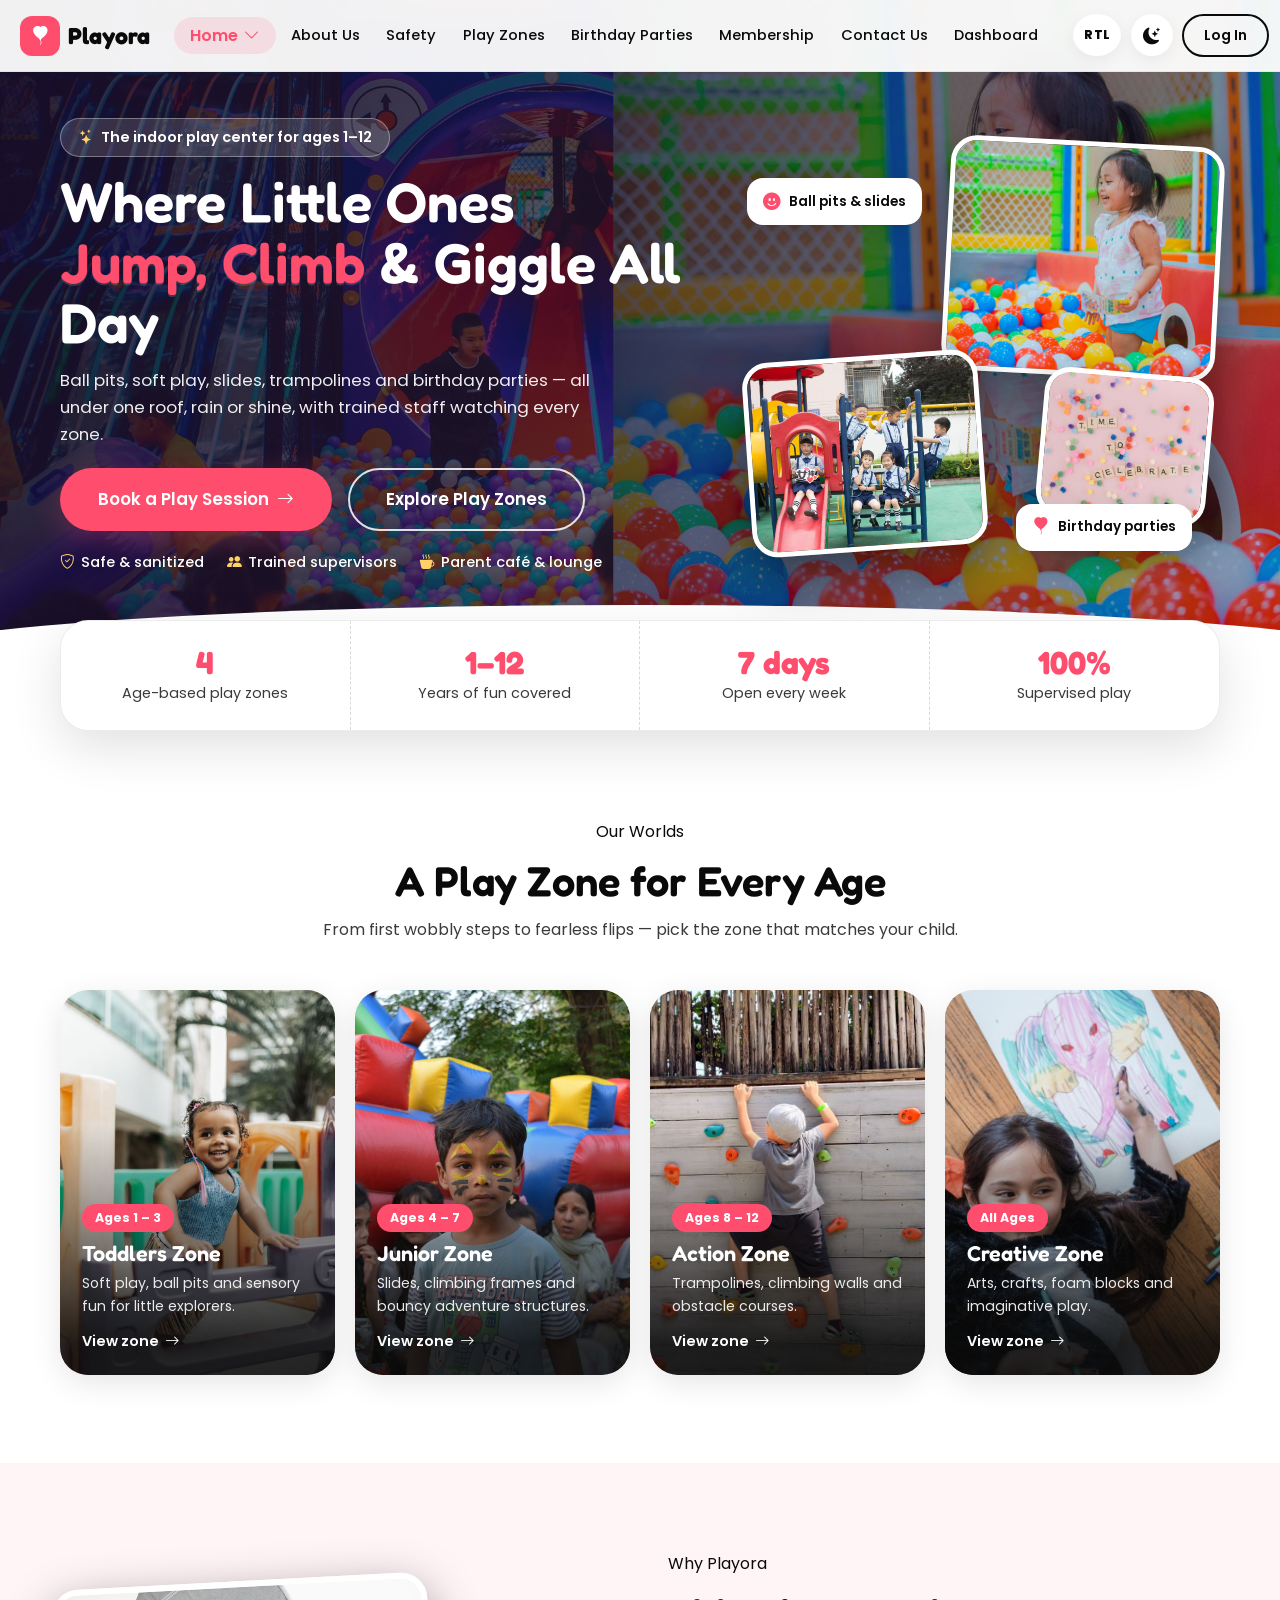
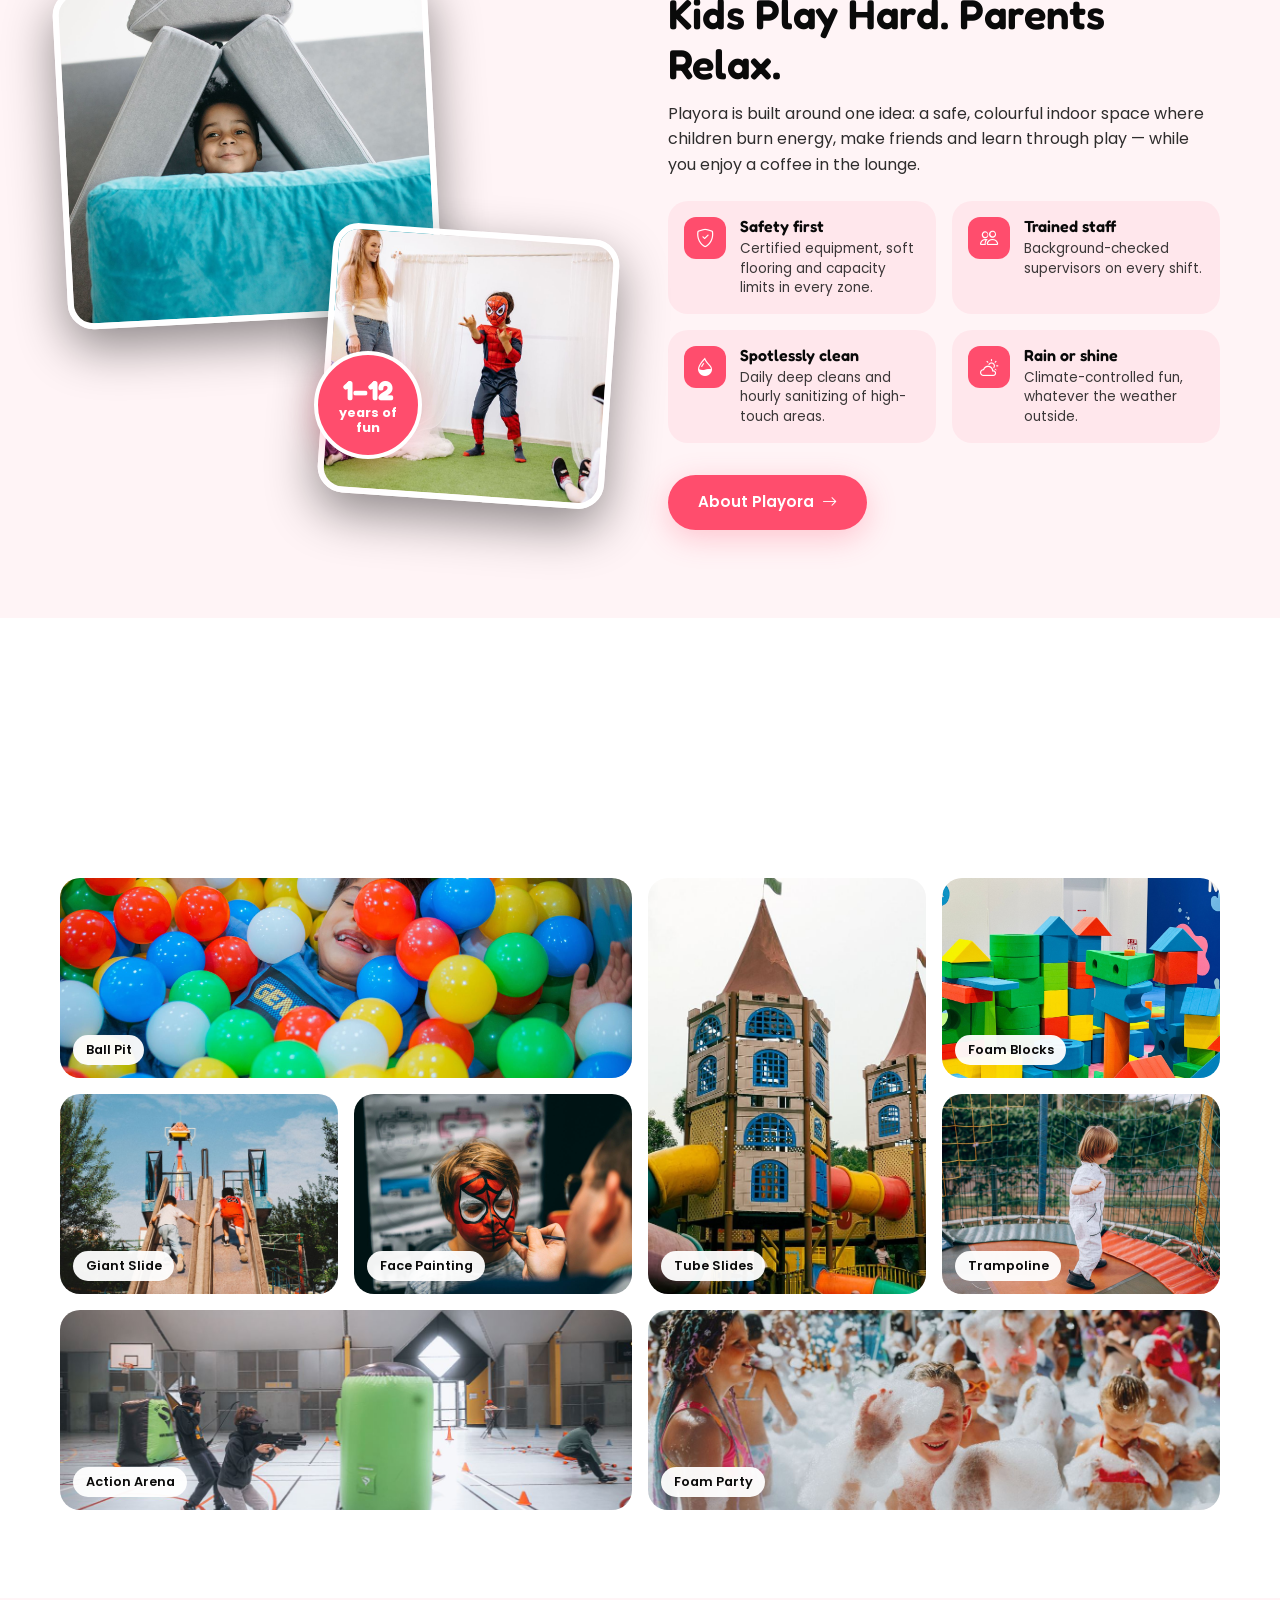
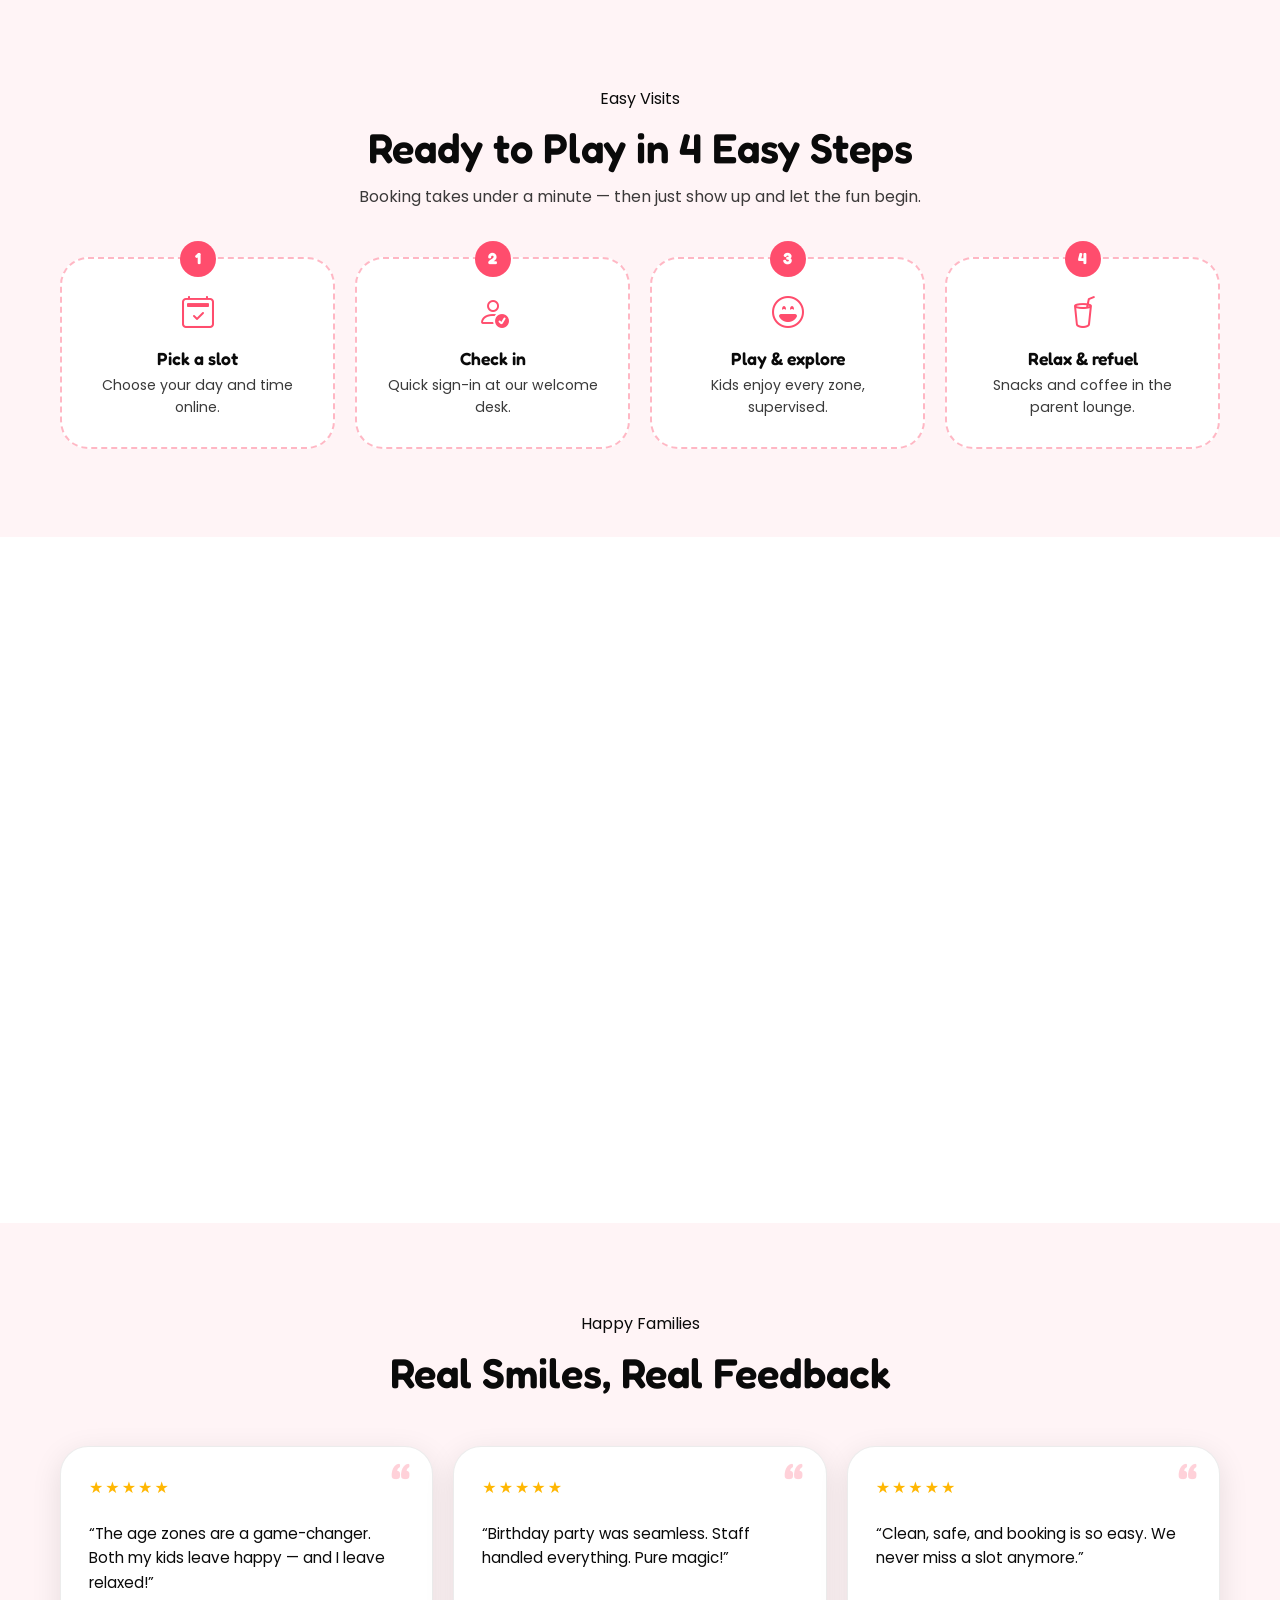
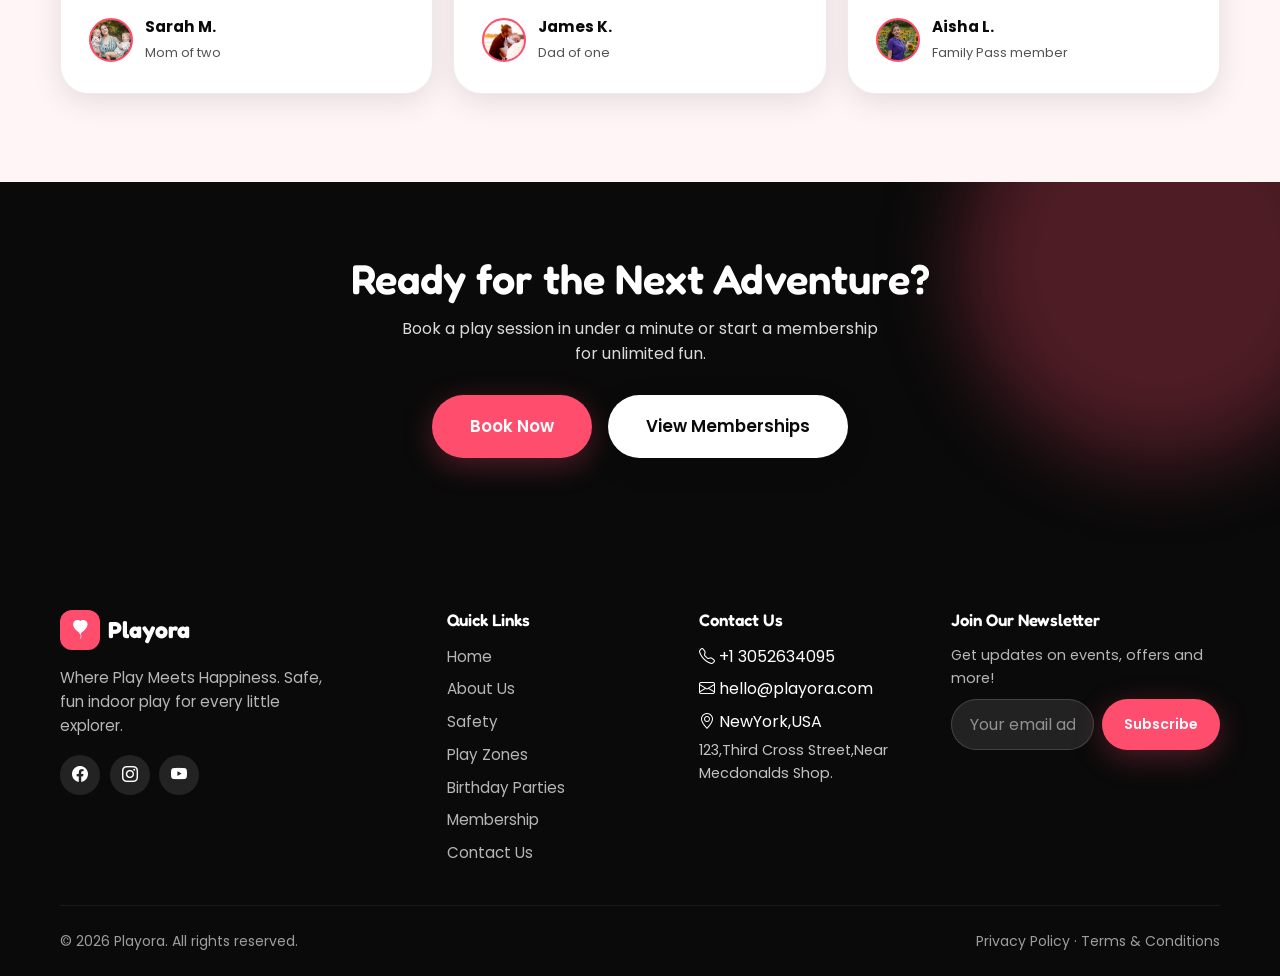
<file: index.html>
<!DOCTYPE html>
<html lang="en">
<head>
  <script>try{if(localStorage.getItem('playora-theme')==='dark')document.documentElement.setAttribute('data-theme','dark');}catch(e){}try{if(localStorage.getItem('playora-dir')==='rtl')document.documentElement.setAttribute('dir','rtl');}catch(e){}</script>
  <meta charset="UTF-8">
  <meta name="viewport" content="width=device-width, initial-scale=1.0">
  <title>Playora – Indoor Play Center for Kids | Ball Pits, Slides, Trampolines & Parties</title>
  <link rel="icon" type="image/svg+xml" href="assets/favicon.svg">
  <link rel="icon" type="image/png" sizes="32x32" href="assets/favicon-32.png">
  <link rel="shortcut icon" href="favicon.ico">
  <link rel="apple-touch-icon" href="assets/apple-touch-icon.png">
  <meta name="description" content="Playora is an indoor play center for kids aged 1–12: ball pits, soft play, slides, trampolines and birthday parties in a safe, supervised space.">
  <link rel="preconnect" href="https://fonts.googleapis.com">
  <link rel="preconnect" href="https://fonts.gstatic.com" crossorigin>
  <link href="https://fonts.googleapis.com/css2?family=Fredoka:wght@400;500;600;700&family=Poppins:wght@400;500;600;700&display=swap" rel="stylesheet">
  <link rel="stylesheet" href="https://cdn.jsdelivr.net/npm/bootstrap-icons@1.11.3/font/bootstrap-icons.min.css">
  <link rel="stylesheet" href="assets/css/style.css">
  <link rel="stylesheet" href="assets/css/redesign.css">
</head>
<body>
  <!-- Header -->
  <header class="site-header">
    <div class="header-inner">
      <a href="index.html" class="logo">
        <span class="logo-mark"><i class="bi bi-balloon-heart-fill"></i></span>
        Playora
      </a>
      <nav class="nav-menu" aria-label="Main">
        <div class="home-switch">
          <span class="home-switch-trigger active" aria-current="page">Home <i class="bi bi-chevron-down"></i></span>
          <div class="home-switch-dropdown">
            <a href="index.html" class="home-option active" aria-current="page">
              <span class="home-option-icon day"><i class="bi bi-sun-fill"></i></span>
              Home 1 – Main
            </a>
            <a href="index-night.html" class="home-option">
              <span class="home-option-icon night"><i class="bi bi-moon-stars-fill"></i></span>
              Home 2 – Night
            </a>
          </div>
        </div>
        <a href="about.html" class="nav-link">About Us</a>
        <a href="safety.html" class="nav-link">Safety</a>
        <a href="play-zones.html" class="nav-link">Play Zones</a>
        <a href="birthday-parties.html" class="nav-link">Birthday Parties</a>
        <a href="membership.html" class="nav-link">Membership</a>
        <a href="contact.html" class="nav-link">Contact Us</a>
        <a href="dashboard.html" class="nav-link">Dashboard</a>
        <a href="login.html" class="nav-link nav-auth-mobile">Log In</a>
      </nav>
      <div class="header-actions">
        <button class="rtl-toggle" type="button" aria-label="Switch to right-to-left layout" aria-pressed="false" title="RTL / LTR">RTL</button>
        <button class="theme-toggle" aria-label="Switch to dark mode"><i class="bi bi-moon-stars-fill"></i></button>
        <a href="login.html" class="btn btn-outline btn-sm auth-btn">Log In</a>
        <button class="menu-toggle" aria-label="Menu"><i class="bi bi-list"></i></button>
      </div>
    </div>
  </header>

  <!-- 1. HERO -->
  <section class="hx-hero day-hero">
    <div class="hx-hero-bg"><img src="assets/images/soft.jpg" alt="Indoor play center with ball pit, slides and colourful soft play structures" fetchpriority="high"></div>
    <div class="container">
      <div class="observe-fade">
        <span class="hx-eyebrow"><i class="bi bi-stars"></i> The indoor play center for ages 1–12</span>
        <h1>Where Little Ones <span class="pop under">Jump, Climb</span> &amp; Giggle All Day</h1>
        <p class="lead">Ball pits, soft play, slides, trampolines and birthday parties — all under one roof, rain or shine, with trained staff watching every zone.</p>
        <div class="hero-btns">
          <a href="login.html" class="btn btn-primary btn-lg">Book a Play Session <i class="bi bi-arrow-right"></i></a>
          <a href="play-zones.html" class="btn btn-ghost btn-lg">Explore Play Zones</a>
        </div>
        <div class="hx-trust">
          <span><i class="bi bi-shield-check"></i> Safe &amp; sanitized</span>
          <span><i class="bi bi-people-fill"></i> Trained supervisors</span>
          <span><i class="bi bi-cup-hot-fill"></i> Parent café &amp; lounge</span>
        </div>
      </div>
      <div class="hx-stack observe-fade delay-1">
        <div class="hx-photo p1"><img src="assets/images/kid-2.jpg" alt="Toddler laughing beside a ball pit in the soft play area"></div>
        <div class="hx-photo p2"><img src="assets/images/play.jpg" alt="Kids climbing and sliding on a bright playground tower"></div>
        <div class="hx-photo p3"><img src="assets/images/celebrate.jpg" alt="Letter tiles spelling Time to Celebrate among party confetti"></div>
        <span class="hx-chip c1"><i class="bi bi-emoji-smile-fill"></i> Ball pits &amp; slides</span>
        <span class="hx-chip c2"><i class="bi bi-balloon-heart-fill"></i> Birthday parties</span>
      </div>
    </div>
  </section>

  <!-- 2. QUICK FACTS -->
  <section class="hx-stats">
    <div class="container">
      <div class="hx-stats-card observe-fade">
        <div class="hx-stat"><strong>4</strong><span>Age-based play zones</span></div>
        <div class="hx-stat"><strong>1–12</strong><span>Years of fun covered</span></div>
        <div class="hx-stat"><strong>7 days</strong><span>Open every week</span></div>
        <div class="hx-stat"><strong>100%</strong><span>Supervised play</span></div>
      </div>
    </div>
  </section>

  <!-- 3. PLAY ZONES -->
  <section class="hx-section">
    <div class="container">
      <div class="hx-head observe-fade">
        <span class="eyebrow">Our Worlds</span>
        <h2>A Play Zone for Every Age</h2>
        <p>From first wobbly steps to fearless flips — pick the zone that matches your child.</p>
      </div>
      <div class="hx-zones">
        <a href="play-zones.html" class="hx-zone observe-fade">
          <img src="assets/images/kid-3.jpg" alt="Toddler exploring soft play in the Toddlers Zone" loading="lazy">
          <span class="age">Ages 1 – 3</span>
          <h3>Toddlers Zone</h3>
          <p>Soft play, ball pits and sensory fun for little explorers.</p>
          <span class="go">View zone <i class="bi bi-arrow-right"></i></span>
        </a>
        <a href="play-zones.html" class="hx-zone observe-fade delay-1">
          <img src="assets/images/kid-8.jpg" alt="Kids on bouncy inflatables in the Junior Zone" loading="lazy">
          <span class="age">Ages 4 – 7</span>
          <h3>Junior Zone</h3>
          <p>Slides, climbing frames and bouncy adventure structures.</p>
          <span class="go">View zone <i class="bi bi-arrow-right"></i></span>
        </a>
        <a href="play-zones.html" class="hx-zone observe-fade delay-2">
          <img src="assets/images/wall.jpg" alt="Child on a climbing wall in the Action Zone" loading="lazy">
          <span class="age">Ages 8 – 12</span>
          <h3>Action Zone</h3>
          <p>Trampolines, climbing walls and obstacle courses.</p>
          <span class="go">View zone <i class="bi bi-arrow-right"></i></span>
        </a>
        <a href="play-zones.html" class="hx-zone observe-fade delay-3">
          <img src="assets/images/kid-5.jpg" alt="Girl drawing and crafting in the Creative Zone" loading="lazy">
          <span class="age">All Ages</span>
          <h3>Creative Zone</h3>
          <p>Arts, crafts, foam blocks and imaginative play.</p>
          <span class="go">View zone <i class="bi bi-arrow-right"></i></span>
        </a>
      </div>
    </div>
  </section>

  <!-- 4. WHY PLAYORA -->
  <section class="hx-section tint">
    <div class="container hx-split">
      <div class="hx-collage observe-fade">
        <div class="hx-photo a"><img src="assets/images/fun.jpg" alt="Smiling child peeking out of a foam play fort" loading="lazy"></div>
        <div class="hx-photo b"><img src="assets/images/role.jpg" alt="Children playing dress-up together in the imaginative play corner" loading="lazy"></div>
        <div class="badge-round"><b>1–12</b>years of<br>fun</div>
      </div>
      <div class="observe-fade delay-1">
        <span class="eyebrow">Why Playora</span>
        <h2 style="margin-block:0.75rem;">Kids Play Hard. Parents Relax.</h2>
        <p style="opacity:0.85;">Playora is built around one idea: a safe, colourful indoor space where children burn energy, make friends and learn through play — while you enjoy a coffee in the lounge.</p>
        <div class="hx-feats">
          <div class="hx-feat"><i class="bi bi-shield-check"></i><div><h4>Safety first</h4><p>Certified equipment, soft flooring and capacity limits in every zone.</p></div></div>
          <div class="hx-feat"><i class="bi bi-people"></i><div><h4>Trained staff</h4><p>Background-checked supervisors on every shift.</p></div></div>
          <div class="hx-feat"><i class="bi bi-droplet-half"></i><div><h4>Spotlessly clean</h4><p>Daily deep cleans and hourly sanitizing of high-touch areas.</p></div></div>
          <div class="hx-feat"><i class="bi bi-cloud-sun"></i><div><h4>Rain or shine</h4><p>Climate-controlled fun, whatever the weather outside.</p></div></div>
        </div>
        <a href="about.html" class="btn btn-primary">About Playora <i class="bi bi-arrow-right"></i></a>
      </div>
    </div>
  </section>

  <!-- 5. GALLERY -->
  <section class="hx-section">
    <div class="container">
      <div class="hx-head observe-fade">
        <span class="eyebrow">Inside Playora</span>
        <h2>Take a Peek at the Fun</h2>
        <p>Ball pits, foam blocks, giant slides, action arenas and more.</p>
      </div>
      <div class="hx-mosaic observe-fade">
        <figure class="wide"><img src="assets/images/ball.jpg" alt="Giant ball pit full of colourful balls" loading="lazy"><figcaption>Ball Pit</figcaption></figure>
        <figure class="tall"><img src="assets/images/tube.jpg" alt="Tower slides and tube slides on a play structure" loading="lazy"><figcaption>Tube Slides</figcaption></figure>
        <figure><img src="assets/images/block.jpg" alt="Colourful foam building blocks" loading="lazy"><figcaption>Foam Blocks</figcaption></figure>
        <figure><img src="assets/images/slide.jpg" alt="Children racing up a giant wooden slide" loading="lazy"><figcaption>Giant Slide</figcaption></figure>
        <figure class="wide"><img src="assets/images/action-1.jpg" alt="Kids running through an indoor obstacle arena" loading="lazy"><figcaption>Action Arena</figcaption></figure>
        <figure><img src="assets/images/creative.jpg" alt="Child having a superhero face-paint design done" loading="lazy"><figcaption>Face Painting</figcaption></figure>
        <figure><img src="assets/images/bounce.jpg" alt="Toddler on a trampoline" loading="lazy"><figcaption>Trampoline</figcaption></figure>
        <figure class="wide"><img src="assets/images/foam.jpg" alt="Kids laughing at a foam party" loading="lazy"><figcaption>Foam Party</figcaption></figure>
      </div>
    </div>
  </section>

  <!-- 6. HOW IT WORKS -->
  <section class="hx-section tint">
    <div class="container">
      <div class="hx-head observe-fade">
        <span class="eyebrow">Easy Visits</span>
        <h2>Ready to Play in 4 Easy Steps</h2>
        <p>Booking takes under a minute — then just show up and let the fun begin.</p>
      </div>
      <div class="hx-steps">
        <div class="hx-step observe-fade"><i class="bi bi-calendar2-check"></i><h3>Pick a slot</h3><p>Choose your day and time online.</p></div>
        <div class="hx-step observe-fade delay-1"><i class="bi bi-person-check"></i><h3>Check in</h3><p>Quick sign-in at our welcome desk.</p></div>
        <div class="hx-step observe-fade delay-2"><i class="bi bi-emoji-laughing"></i><h3>Play &amp; explore</h3><p>Kids enjoy every zone, supervised.</p></div>
        <div class="hx-step observe-fade delay-3"><i class="bi bi-cup-straw"></i><h3>Relax &amp; refuel</h3><p>Snacks and coffee in the parent lounge.</p></div>
      </div>
    </div>
  </section>

  <!-- 7. BIRTHDAY PARTIES -->
  <section class="hx-section">
    <div class="container">
      <div class="hx-party observe-fade">
        <img class="bg" src="assets/images/hero-3.jpg" alt="" loading="lazy">
        <div class="txt">
          <span class="eyebrow">Celebrate</span>
          <h2>Make Their Birthday Unforgettable</h2>
          <p>Themed party rooms, hosted games, decorations and food — you bring the birthday child, we handle everything else.</p>
          <ul><li>Private party rooms</li><li>Party host</li><li>Decor &amp; food</li><li>Unlimited play</li></ul>
          <a href="birthday-parties.html" class="btn btn-white btn-lg">Explore Birthday Parties <i class="bi bi-arrow-right"></i></a>
        </div>
      </div>
    </div>
  </section>

  <!-- 8. TESTIMONIALS -->
  <section class="hx-section tint">
    <div class="container">
      <div class="hx-head observe-fade">
        <span class="eyebrow">Happy Families</span>
        <h2>Real Smiles, Real Feedback</h2>
      </div>
      <div class="hx-quotes">
        <div class="hx-quote observe-fade"><div class="hx-stars">★★★★★</div><p>“The age zones are a game-changer. Both my kids leave happy — and I leave relaxed!”</p><div class="hx-who"><img class="av hx-profile-image" src="assets/images/sarah.jpg" alt="Sarah M. profile" width="44" height="44" loading="lazy"/><div><b>Sarah M.</b><span>Mom of two</span></div></div></div>
        <div class="hx-quote observe-fade delay-1"><div class="hx-stars">★★★★★</div><p>“Birthday party was seamless. Staff handled everything. Pure magic!”</p><div class="hx-who"><img class="av hx-profile-image" src="assets/images/james1.jpg" alt="James K. profile" width="44" height="44" loading="lazy"/><div><b>James K.</b><span>Dad of one</span></div></div></div>
        <div class="hx-quote observe-fade delay-2"><div class="hx-stars">★★★★★</div><p>“Clean, safe, and booking is so easy. We never miss a slot anymore.”</p><div class="hx-who"><img class="av hx-profile-image" src="assets/images/aisha.jpg" alt="Aisha L. profile" width="44" height="44" loading="lazy"/><div><b>Aisha L.</b><span>Family Pass member</span></div></div></div>
      </div>
    </div>
  </section>

  <!-- 9. CTA -->
  <section class="cta-full">
    <div class="container observe-fade">
      <h2>Ready for the Next Adventure?</h2>
      <p>Book a play session in under a minute or start a membership for unlimited fun.</p>
      <div class="hero-btns">
        <a href="login.html" class="btn btn-primary btn-lg">Book Now</a>
        <a href="membership.html" class="btn btn-white btn-lg">View Memberships</a>
      </div>
    </div>
  </section>

  <!-- 6. FOOTER -->
  <footer class="site-footer">
    <div class="container">
      <div class="footer-grid">
        <div class="footer-brand">
          <a href="index.html" class="logo" style="color:#fff;">
            <span class="logo-mark"><i class="bi bi-balloon-heart-fill"></i></span>
            Playora
          </a>
          <p>Where Play Meets Happiness. Safe, fun indoor play for every little explorer.</p>
          <div class="footer-social">
            <a href="#" class="social-btn" aria-label="Facebook"><i class="bi bi-facebook"></i></a>
            <a href="#" class="social-btn" aria-label="Instagram"><i class="bi bi-instagram"></i></a>
            <a href="#" class="social-btn" aria-label="YouTube"><i class="bi bi-youtube"></i></a>
          </div>
        </div>
        <div class="footer-col">
          <h4>Quick Links</h4>
          <ul class="footer-links">
            <li><a href="index.html">Home</a></li>
            <li><a href="about.html">About Us</a></li>
            <li><a href="safety.html">Safety</a></li>
            <li><a href="play-zones.html">Play Zones</a></li>
            <li><a href="birthday-parties.html">Birthday Parties</a></li>
            <li><a href="membership.html">Membership</a></li>
            <li><a href="contact.html">Contact Us</a></li>
          </ul>
        </div>
        <div class="footer-col">
          <h4>Contact Us</h4>
          <ul class="footer-links">
            <li><i class="bi bi-telephone"></i> +1 3052634095</li>
            <li><i class="bi bi-envelope"></i> hello@playora.com</li>
            <li><i class="bi bi-geo-alt"></i> NewYork,USA<p>123,Third Cross Street,Near Mecdonalds Shop.</p></li>
            
          </ul>
        </div>
        <div class="footer-col">
          <h4>Join Our Newsletter</h4>
          <p style="opacity:0.7; font-size:0.9rem; margin-bottom:0.5rem;">Get updates on events, offers and more!</p>
          <form class="newsletter-form" data-validate>
            <input type="email" required placeholder="Your email address">
            <button type="submit" class="btn btn-primary btn-sm">Subscribe</button>
          </form>
        </div>
      </div>
      <div class="footer-bottom">
        <span>© 2026 Playora. All rights reserved.</span>
        <span>Privacy Policy · Terms & Conditions</span>
      </div>
    </div>
  </footer>

  <script src="assets/js/main.js"></script>
</body>
</html>
</file>
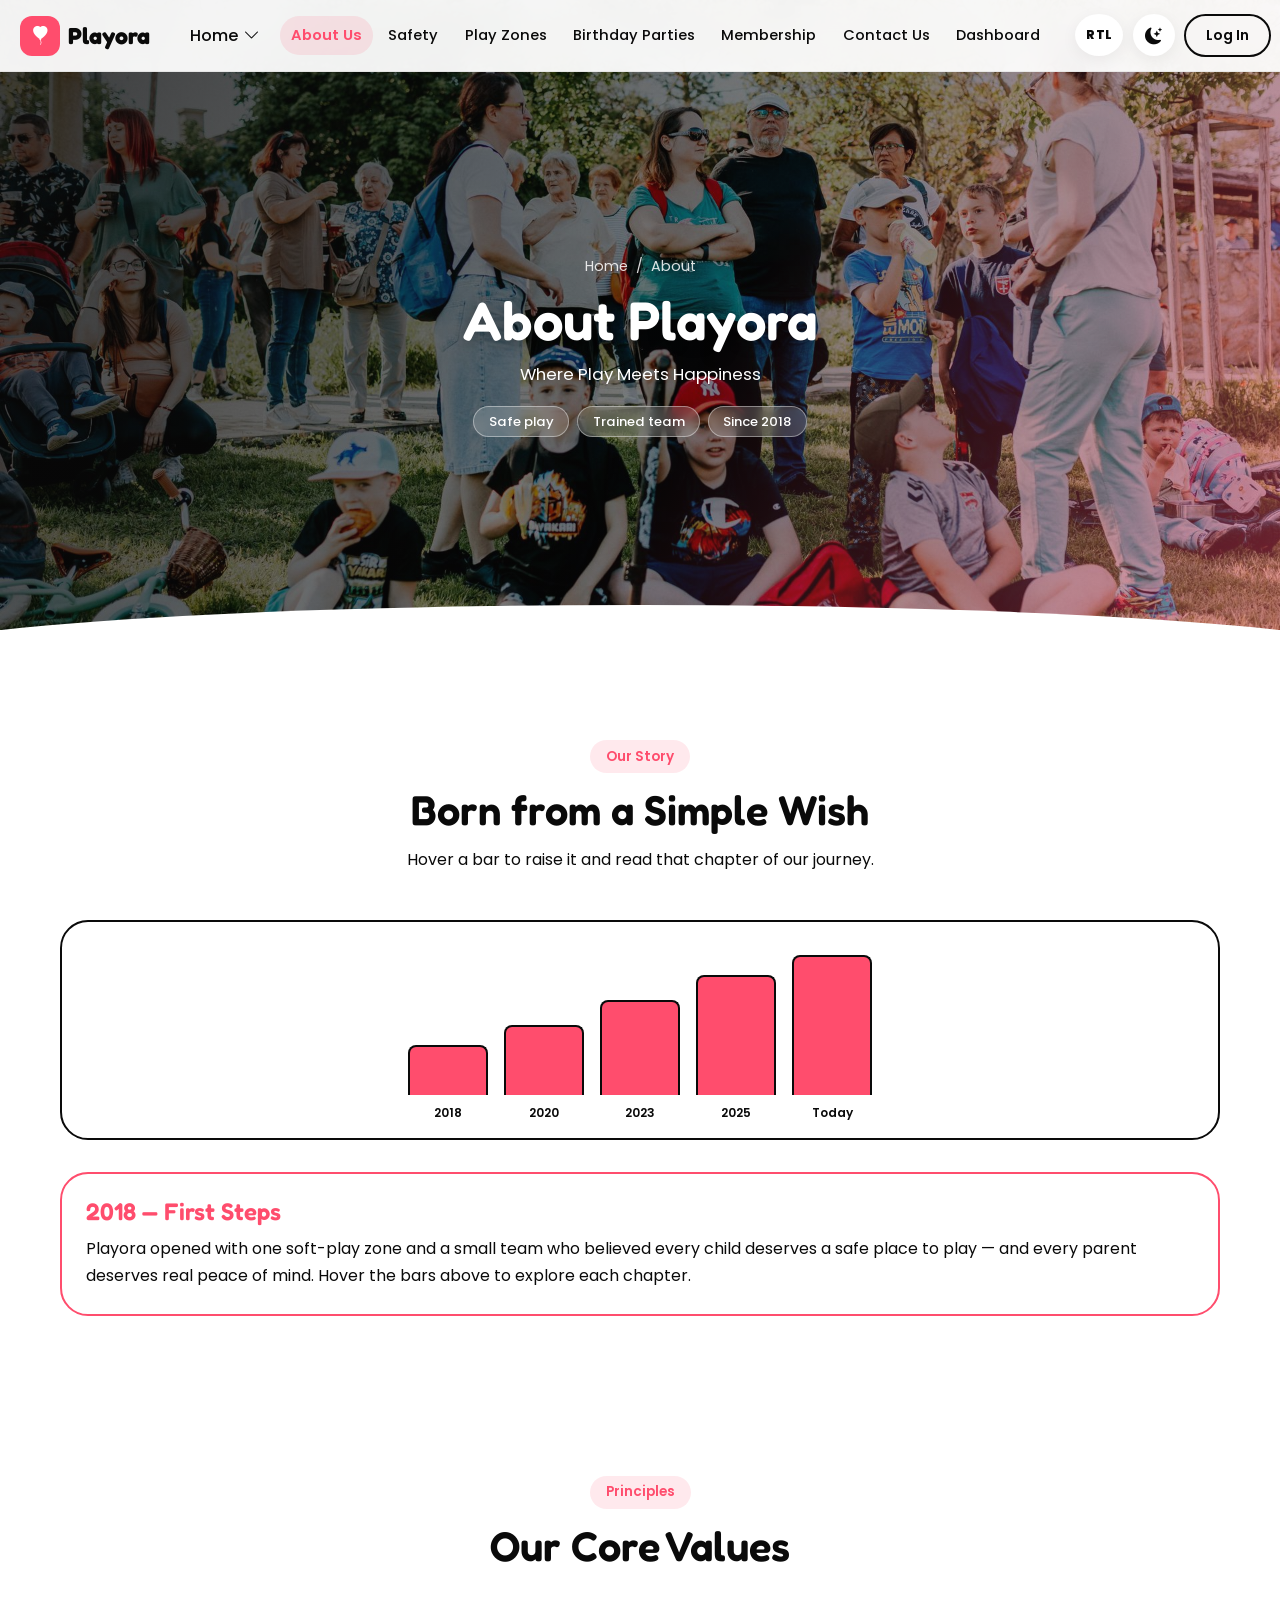
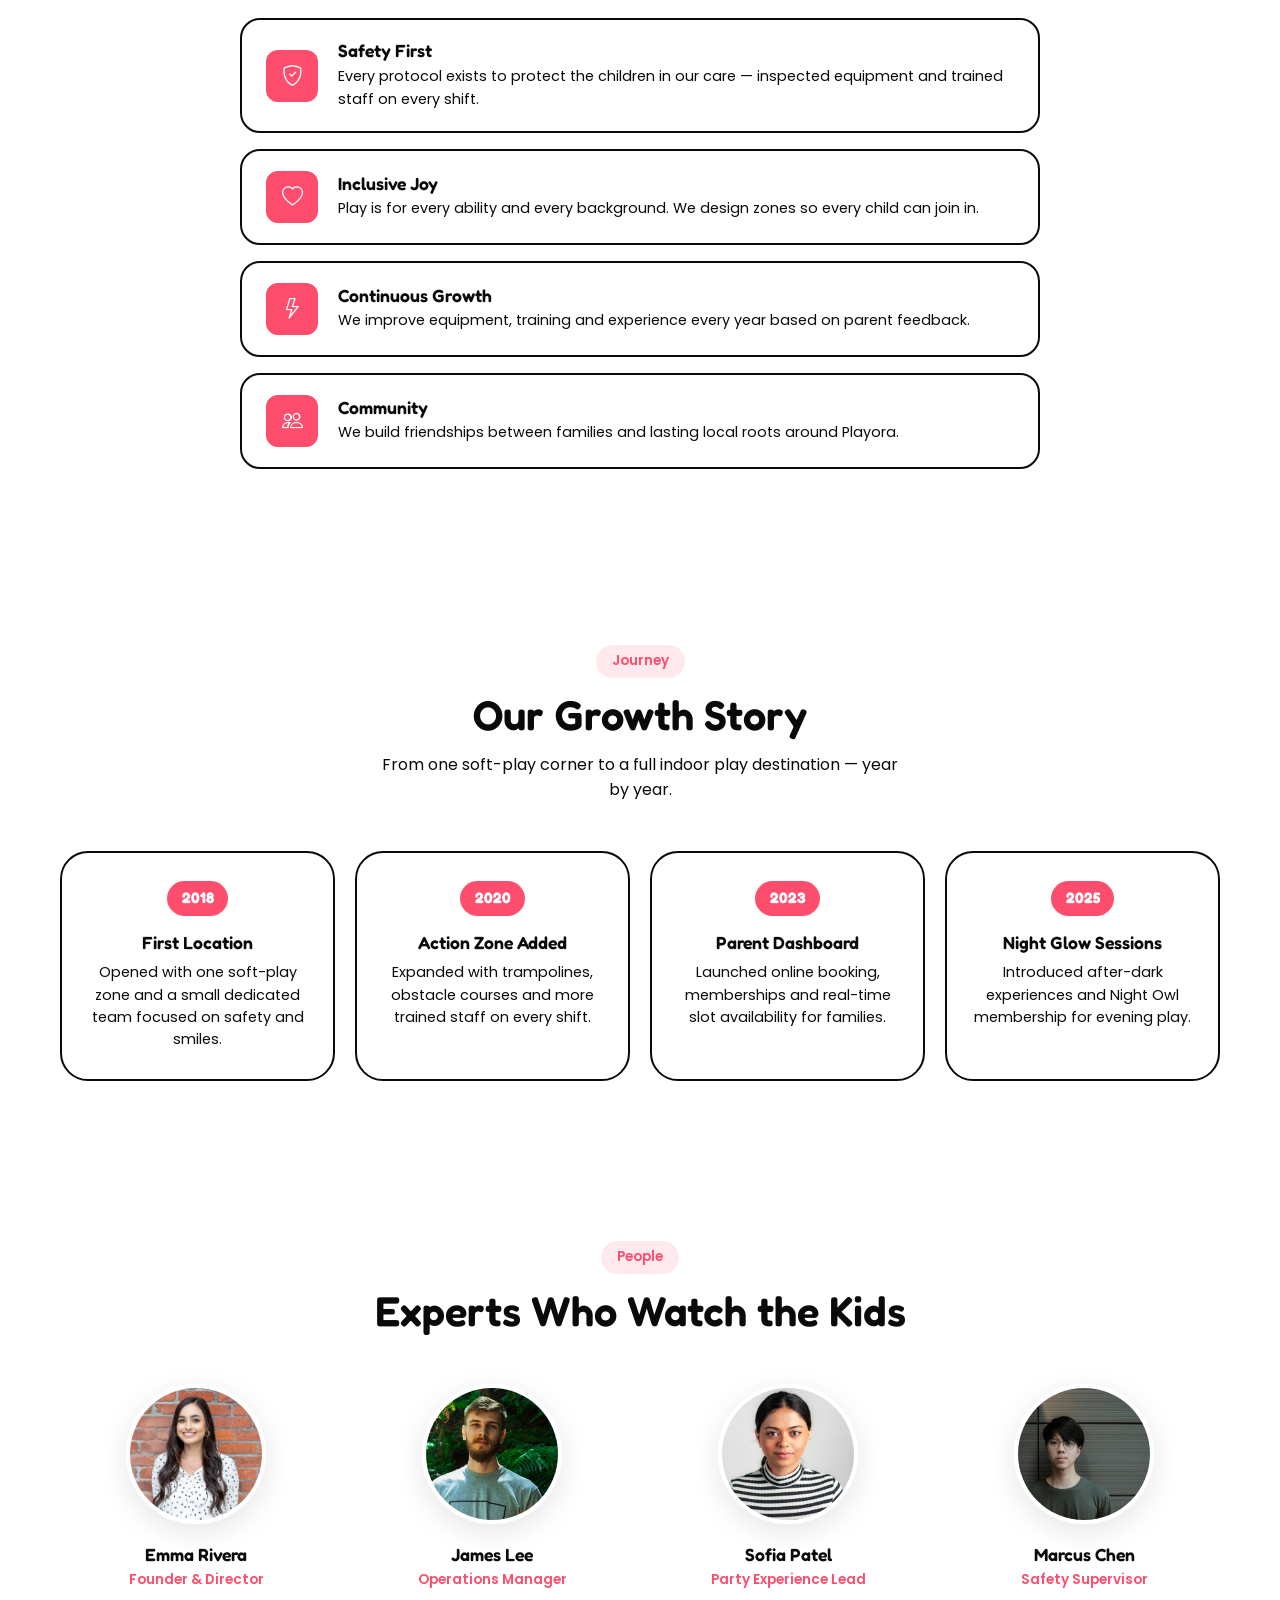
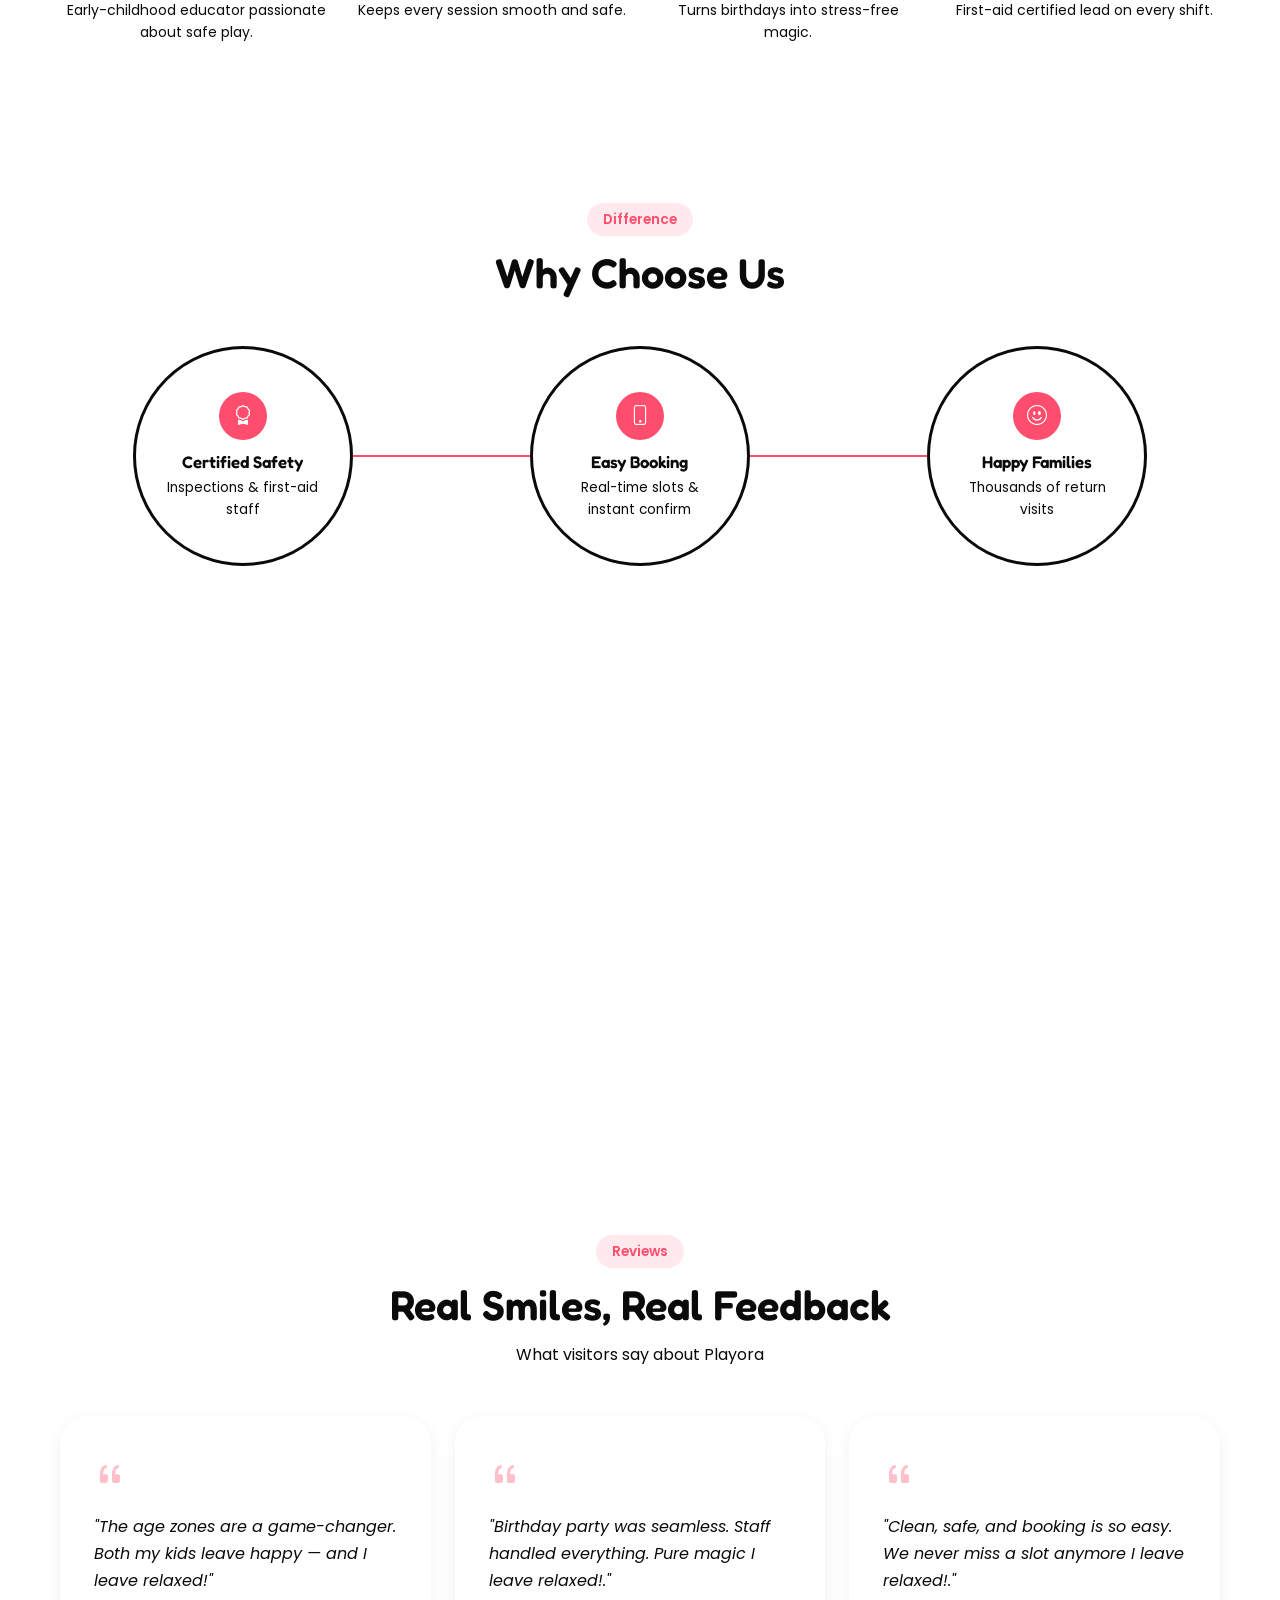
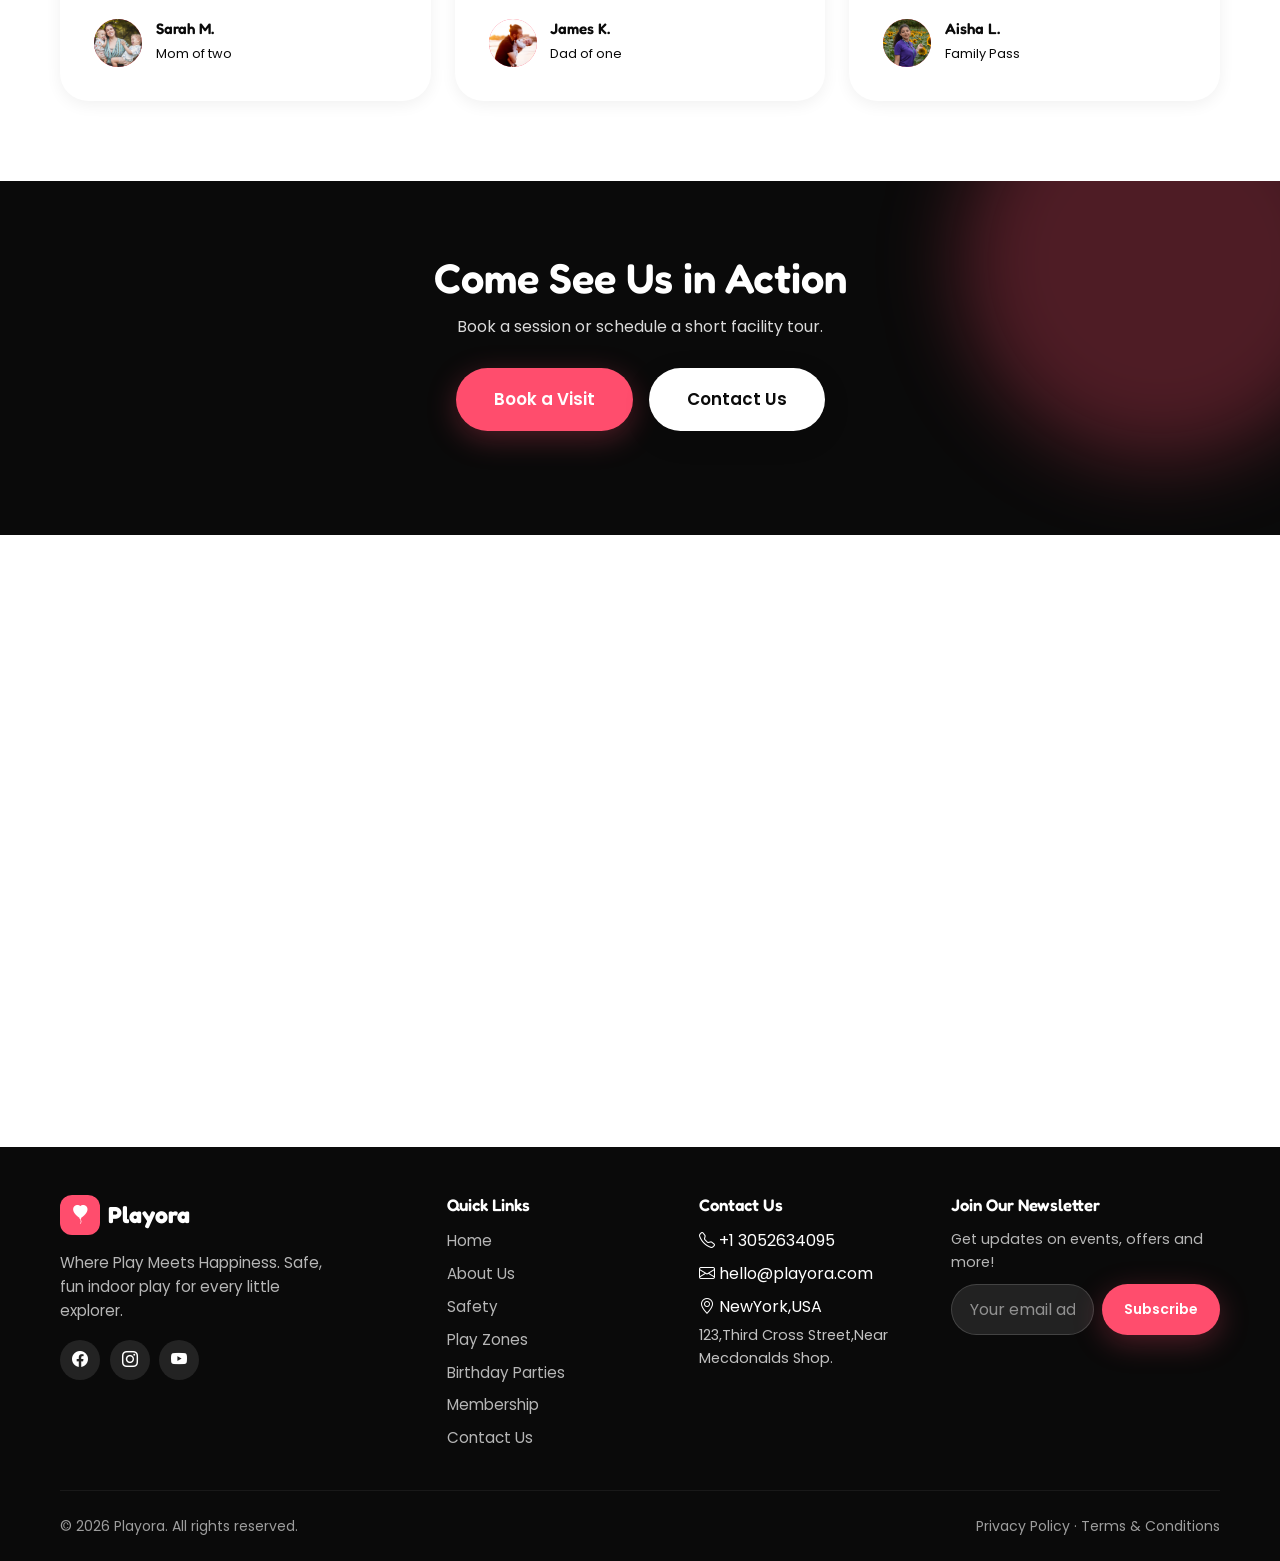
<file: about.html>
<!DOCTYPE html>
<html lang="en">
<head>
  <script>try{if(localStorage.getItem('playora-theme')==='dark')document.documentElement.setAttribute('data-theme','dark');}catch(e){}try{if(localStorage.getItem('playora-dir')==='rtl')document.documentElement.setAttribute('dir','rtl');}catch(e){}</script>
  <meta charset="UTF-8">
  <meta name="viewport" content="width=device-width, initial-scale=1.0">
  <title>About | Playora</title>
  <meta name="description" content="Meet Playora, a safe indoor play center for kids aged 1–12. Learn our story, our trained team and how we make play fun for families.">
  <link rel="icon" type="image/svg+xml" href="assets/favicon.svg">
  <link rel="icon" type="image/png" sizes="32x32" href="assets/favicon-32.png">
  <link rel="shortcut icon" href="favicon.ico">
  <link rel="apple-touch-icon" href="assets/apple-touch-icon.png">
  <link rel="preconnect" href="https://fonts.googleapis.com">
  <link rel="preconnect" href="https://fonts.gstatic.com" crossorigin>
  <link href="https://fonts.googleapis.com/css2?family=Fredoka:wght@400;500;600;700&family=Poppins:wght@400;500;600;700&display=swap" rel="stylesheet">
  <link rel="stylesheet" href="https://cdn.jsdelivr.net/npm/bootstrap-icons@1.11.3/font/bootstrap-icons.min.css">
  <link rel="stylesheet" href="assets/css/style.css">
  <link rel="stylesheet" href="assets/css/redesign.css">
</head>
<body>
  <header class="site-header">
    <div class="header-inner">
      <a href="index.html" class="logo"><span class="logo-mark"><i class="bi bi-balloon-heart-fill"></i></span> Playora</a>
      <nav class="nav-menu">
        <div class="home-switch">
          <span class="home-switch-trigger">Home <i class="bi bi-chevron-down"></i></span>
          <div class="home-switch-dropdown">
            <a href="index.html" class="home-option"><span class="home-option-icon day"><i class="bi bi-sun-fill"></i></span> Home 1 – Main</a>
            <a href="index-night.html" class="home-option"><span class="home-option-icon night"><i class="bi bi-moon-stars-fill"></i></span> Home 2 – Night</a>
          </div>
        </div>
        <a href="about.html" class="nav-link active" aria-current="page">About Us</a>
        <a href="safety.html" class="nav-link">Safety</a>
        <a href="play-zones.html" class="nav-link">Play Zones</a>
        <a href="birthday-parties.html" class="nav-link">Birthday Parties</a>
        <a href="membership.html" class="nav-link">Membership</a>
        <a href="contact.html" class="nav-link">Contact Us</a>
        <a href="dashboard.html" class="nav-link">Dashboard</a>
        <a href="login.html" class="nav-link nav-auth-mobile">Log In</a>
      </nav>
      <div class="header-actions">
        <button class="rtl-toggle" type="button" aria-label="Switch to right-to-left layout" aria-pressed="false" title="RTL / LTR">RTL</button>
        <button class="theme-toggle" aria-label="Switch to dark mode"><i class="bi bi-moon-stars-fill"></i></button>
        <a href="login.html" class="btn btn-outline btn-sm auth-btn">Log In</a>
        <button class="menu-toggle"><i class="bi bi-list"></i></button>
      </div>
    </div>
  </header>

  <section class="page-hero" style="background-image:url('assets/images/home-2.jpg');">
    <div class="container">
      <nav class="breadcrumb"><a href="index.html">Home</a> <span>/</span> <span>About</span></nav>
      <h1>About Playora</h1>
      <p>Where Play Meets Happiness</p>
      <div class="ph-tags"><span>Safe play</span><span>Trained team</span><span>Since 2018</span></div>
    </div>
  </section>

  
  <!-- Our Story with interactive graph -->
  <section class="section">
    <div class="container">
      <div class="section-head observe-fade">
        <span class="eyebrow">Our Story</span>
        <h2>Born from a Simple Wish</h2>
        <p>Hover a bar to raise it and read that chapter of our journey.</p>
      </div>
      <div class="story-graph observe-fade" id="storyGraph">
        <div class="story-bar-wrap" data-story="0" style="--bar-high: 90px;">
          <div class="story-bar" style="height:50px;"></div>
          <span class="bar-label">2018</span>
        </div>
        <div class="story-bar-wrap" data-story="1" style="--bar-high: 120px;">
          <div class="story-bar" style="height:70px;"></div>
          <span class="bar-label">2020</span>
        </div>
        <div class="story-bar-wrap" data-story="2" style="--bar-high: 150px;">
          <div class="story-bar" style="height:95px;"></div>
          <span class="bar-label">2023</span>
        </div>
        <div class="story-bar-wrap" data-story="3" style="--bar-high: 180px;">
          <div class="story-bar" style="height:120px;"></div>
          <span class="bar-label">2025</span>
        </div>
        <div class="story-bar-wrap" data-story="4" style="--bar-high: 200px;">
          <div class="story-bar" style="height:140px;"></div>
          <span class="bar-label">Today</span>
        </div>
      </div>
      <div class="story-panel observe-fade active" id="storyPanel">
        <h3>2018 — First Steps</h3>
        <p>Playora opened with one soft-play zone and a small team who believed every child deserves a safe place to play — and every parent deserves real peace of mind. Hover the bars above to explore each chapter.</p>
      </div>
    </div>
  </section>


  <!-- Core Values -->
  <section class="section" style="background:var(--white);">
    <div class="container">
      <div class="section-head observe-fade"><span class="eyebrow">Principles</span><h2>Our Core Values</h2></div>
      <div class="observe-fade" style="max-width:800px;margin-inline:auto;">
        <div class="value-bar">
          <div class="v-icon"><i class="bi bi-shield-check"></i></div>
          <div><h3>Safety First</h3><p>Every protocol exists to protect the children in our care — inspected equipment and trained staff on every shift.</p></div>
        </div>
        <div class="value-bar">
          <div class="v-icon"><i class="bi bi-heart"></i></div>
          <div><h3>Inclusive Joy</h3><p>Play is for every ability and every background. We design zones so every child can join in.</p></div>
        </div>
        <div class="value-bar">
          <div class="v-icon"><i class="bi bi-lightning"></i></div>
          <div><h3>Continuous Growth</h3><p>We improve equipment, training and experience every year based on parent feedback.</p></div>
        </div>
        <div class="value-bar">
          <div class="v-icon"><i class="bi bi-people"></i></div>
          <div><h3>Community</h3><p>We build friendships between families and lasting local roots around Playora.</p></div>
        </div>
      </div>
    </div>
  </section>

  <!-- Journey / Growth Story – filled & aligned -->
  <section class="section">
    <div class="container">
      <div class="section-head observe-fade">
        <span class="eyebrow">Journey</span>
        <h2>Our Growth Story</h2>
        <p>From one soft-play corner to a full indoor play destination — year by year.</p>
      </div>
      <div class="journey-grid observe-fade">
        <div class="journey-card">
          <div class="journey-year">2018</div>
          <h3>First Location</h3>
          <p>Opened with one soft-play zone and a small dedicated team focused on safety and smiles.</p>
        </div>
        <div class="journey-card">
          <div class="journey-year">2020</div>
          <h3>Action Zone Added</h3>
          <p>Expanded with trampolines, obstacle courses and more trained staff on every shift.</p>
        </div>
        <div class="journey-card">
          <div class="journey-year">2023</div>
          <h3>Parent Dashboard</h3>
          <p>Launched online booking, memberships and real-time slot availability for families.</p>
        </div>
        <div class="journey-card">
          <div class="journey-year">2025</div>
          <h3>Night Glow Sessions</h3>
          <p>Introduced after-dark experiences and Night Owl membership for evening play.</p>
        </div>
      </div>
    </div>
  </section>

  <!-- Team -->
  <section class="section" style="background:var(--white);">
    <div class="container">
      <div class="section-head observe-fade"><span class="eyebrow">People</span><h2>Experts Who Watch the Kids</h2></div>
      <div class="team-grid">
        <div class="team-card observe-fade"><div class="team-img"><img src="assets/images/emma.jpg" alt="Emma"></div><h3>Emma Rivera</h3><div class="role">Founder & Director</div><p>Early-childhood educator passionate about safe play.</p></div>
        <div class="team-card observe-fade delay-1"><div class="team-img"><img src="assets/images/james.jpg" alt="James"></div><h3>James Lee</h3><div class="role">Operations Manager</div><p>Keeps every session smooth and safe.</p></div>
        <div class="team-card observe-fade delay-2"><div class="team-img"><img src="assets/images/sofia.jpg" alt="Sofia"></div><h3>Sofia Patel</h3><div class="role">Party Experience Lead</div><p>Turns birthdays into stress-free magic.</p></div>
        <div class="team-card observe-fade delay-3"><div class="team-img"><img src="assets/images/marcus.jpg" alt="Marcus"></div><h3>Marcus Chen</h3><div class="role">Safety Supervisor</div><p>First-aid certified lead on every shift.</p></div>
      </div>
    </div>
  </section>

  <!-- Why Choose Us / Difference -->
  <section class="section" style="background:var(--white);">
    <div class="container">
      <div class="section-head observe-fade"><span class="eyebrow">Difference</span><h2>Why Choose Us</h2></div>
      <div class="spin-grid">
        <div class="spin-box observe-fade">
          <div class="icon"><i class="bi bi-award"></i></div>
          <h3>Certified Safety</h3>
          <p>Inspections &amp; first-aid staff</p>
        </div>
        <div class="spin-box observe-fade delay-1">
          <div class="icon"><i class="bi bi-phone"></i></div>
          <h3>Easy Booking</h3>
          <p>Real-time slots &amp; instant confirm</p>
        </div>
        <div class="spin-box observe-fade delay-2">
          <div class="icon"><i class="bi bi-emoji-smile"></i></div>
          <h3>Happy Families</h3>
          <p>Thousands of return visits</p>
        </div>
      </div>
    </div>
  </section>

  <!-- Mission Vision -->
  <section class="section">
    <div class="container">
      <div class="section-head observe-fade"><span class="eyebrow">Purpose</span><h2>Mission &amp; Vision</h2></div>
      <div class="mission-grid">
        <div class="mission-card observe-fade"><h3><i class="bi bi-bullseye" style="color:var(--accent);"></i> Mission</h3><p>To provide a safe, stimulating indoor play environment where children explore and grow — while parents enjoy complete peace of mind.</p></div>
        <div class="mission-card observe-fade delay-1"><h3><i class="bi bi-eye" style="color:var(--accent);"></i> Vision</h3><p>To be the most trusted indoor play destination — known for safety, joy and a community that celebrates every little explorer.</p></div>
      </div>
    </div>
  </section>

  

  <!-- Testimonials -->
  <section class="section">
    <div class="container">
      <div class="section-head observe-fade"><span class="eyebrow">Reviews</span><h2>Real Smiles, Real Feedback</h2><p>What visitors say about Playora</p></div>
      <div class="testimonials-grid">
        <div class="testi-card observe-fade"><div class="quote-icon"><i class="bi bi-quote"></i></div><p class="quote">"The age zones are a game-changer. Both my kids leave happy — and I leave relaxed!"</p><div class="testi-author"><img class="testi-avatar testi-profile-image" src="assets/images/sarah.jpg" alt="Sarah M. profile" width="48" height="48" loading="lazy"><div><h4>Sarah M.</h4><span>Mom of two</span></div></div></div>
        <div class="testi-card observe-fade delay-1"><div class="quote-icon"><i class="bi bi-quote"></i></div><p class="quote">"Birthday party was seamless. Staff handled everything. Pure magic I leave relaxed!."</p><div class="testi-author"><img class="testi-avatar testi-profile-image" src="assets/images/james1.jpg" alt="James K. profile" width="48" height="48" loading="lazy"><div><h4>James K.</h4><span>Dad of one</span></div></div></div>
        <div class="testi-card observe-fade delay-2"><div class="quote-icon"><i class="bi bi-quote"></i></div><p class="quote">"Clean, safe, and booking is so easy. We never miss a slot anymore I leave relaxed!."</p><div class="testi-author"><img class="testi-avatar testi-profile-image" src="assets/images/aisha.jpg" alt="Aisha L. profile" width="48" height="48" loading="lazy"><div><h4>Aisha L.</h4><span>Family Pass</span></div></div></div>
      </div>
    </div>
  </section>

   <section class="cta-full">
    <div class="container observe-fade">
      <h2>Come See Us in Action</h2>
      <p>Book a session or schedule a short facility tour.</p>
      <div class="hero-btns">
        <a href="login.html" class="btn btn-primary btn-lg">Book a Visit</a>
        <a href="contact.html" class="btn btn-white btn-lg">Contact Us</a>
      </div>
    </div>
  </section>

  <!-- FAQ Full Width -->
  <section class="section faq-full" id="faq">
    <div class="container" style="max-width:800px;">
      <div class="section-head observe-fade"><span class="eyebrow">Help</span><h2>Frequently Asked Questions</h2></div>
      <div class="faq-item observe-fade"><div class="faq-q">What ages do you cater for? <i class="bi bi-chevron-down"></i></div><div class="faq-a">We welcome children from 1 to 12 years across age-specific zones.</div></div>
      <div class="faq-item observe-fade"><div class="faq-q">Do I need to book in advance? <i class="bi bi-chevron-down"></i></div><div class="faq-a">Yes — booking ensures a slot in the right zone. Walk-ins are subject to availability.</div></div>
      <div class="faq-item observe-fade"><div class="faq-q">Are socks required? <i class="bi bi-chevron-down"></i></div><div class="faq-a">Grip socks are required and available for purchase at reception.</div></div>
      <div class="faq-item observe-fade"><div class="faq-q">Can parents stay with children? <i class="bi bi-chevron-down"></i></div><div class="faq-a">Yes. Parents are welcome in all zones and can use the lounge with live camera feed.</div></div>
      <div class="faq-item observe-fade"><div class="faq-q">How do memberships work? <i class="bi bi-chevron-down"></i></div><div class="faq-a">Choose a plan, activate in the parent dashboard, and book sessions with priority access.</div></div>
    </div>
  </section>

 

   <!-- 6. FOOTER -->
  <footer class="site-footer">
    <div class="container">
      <div class="footer-grid">
        <div class="footer-brand">
          <a href="index.html" class="logo" style="color:#fff;">
            <span class="logo-mark"><i class="bi bi-balloon-heart-fill"></i></span>
            Playora
          </a>
          <p>Where Play Meets Happiness. Safe, fun indoor play for every little explorer.</p>
          <div class="footer-social">
            <a href="#" class="social-btn" aria-label="Facebook"><i class="bi bi-facebook"></i></a>
            <a href="#" class="social-btn" aria-label="Instagram"><i class="bi bi-instagram"></i></a>
            <a href="#" class="social-btn" aria-label="YouTube"><i class="bi bi-youtube"></i></a>
          </div>
        </div>
        <div class="footer-col">
          <h4>Quick Links</h4>
          <ul class="footer-links">
            <li><a href="index.html">Home</a></li>
            <li><a href="about.html">About Us</a></li>
            <li><a href="safety.html">Safety</a></li>
            <li><a href="play-zones.html">Play Zones</a></li>
            <li><a href="birthday-parties.html">Birthday Parties</a></li>
            <li><a href="membership.html">Membership</a></li>
            <li><a href="contact.html">Contact Us</a></li>
          </ul>
        </div>
        <div class="footer-col">
          <h4>Contact Us</h4>
          <ul class="footer-links">
            <li><i class="bi bi-telephone"></i> +1 3052634095</li>
            <li><i class="bi bi-envelope"></i> hello@playora.com</li>
            <li><i class="bi bi-geo-alt"></i> NewYork,USA<p>123,Third Cross Street,Near Mecdonalds Shop.</p></li>
            
          </ul>
        </div>
        <div class="footer-col">
          <h4>Join Our Newsletter</h4>
          <p style="opacity:0.7; font-size:0.9rem; margin-bottom:0.5rem;">Get updates on events, offers and more!</p>
          <form class="newsletter-form" data-validate>
            <input type="email" required placeholder="Your email address">
            <button type="submit" class="btn btn-primary btn-sm">Subscribe</button>
          </form>
        </div>
      </div>
      <div class="footer-bottom">
        <span>© 2026 Playora. All rights reserved.</span>
        <span>Privacy Policy · Terms & Conditions</span>
      </div>
    </div>
  </footer>
  <script src="assets/js/main.js"></script>
</body>
</html>
</file>
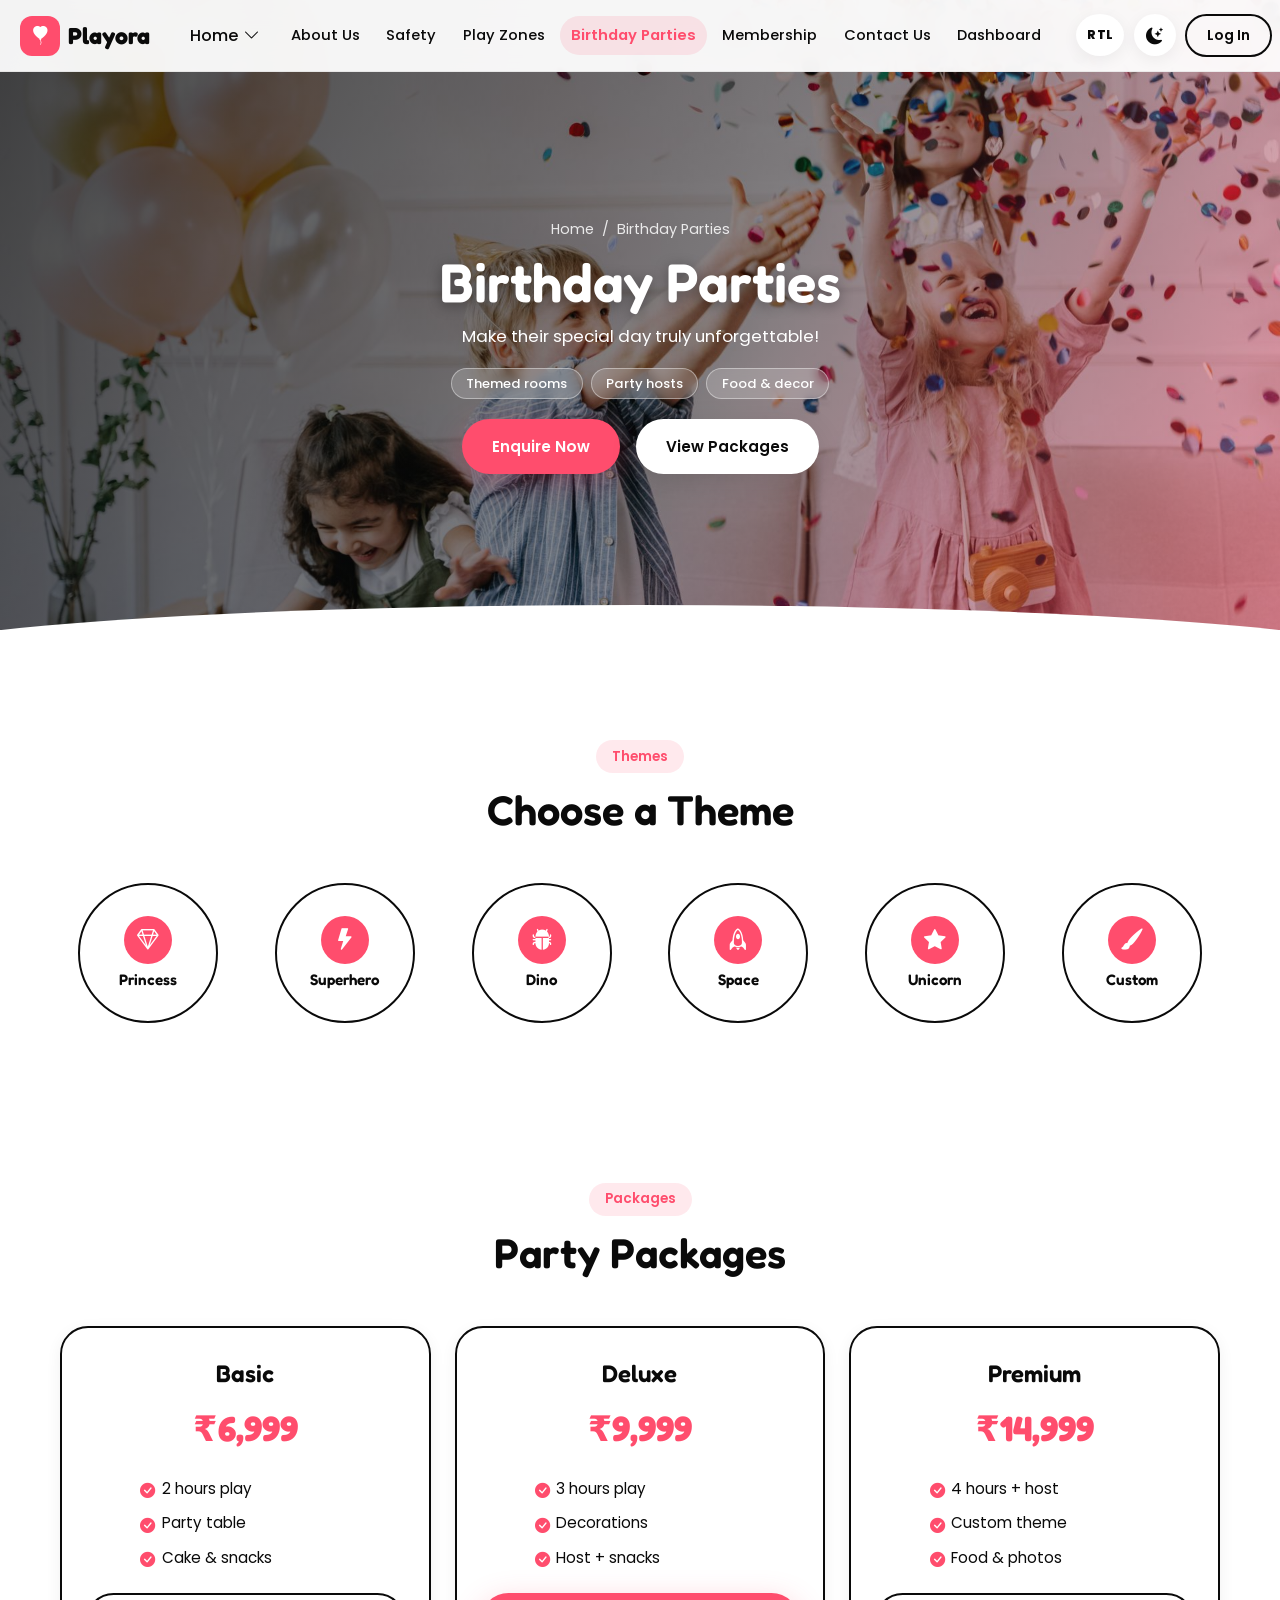
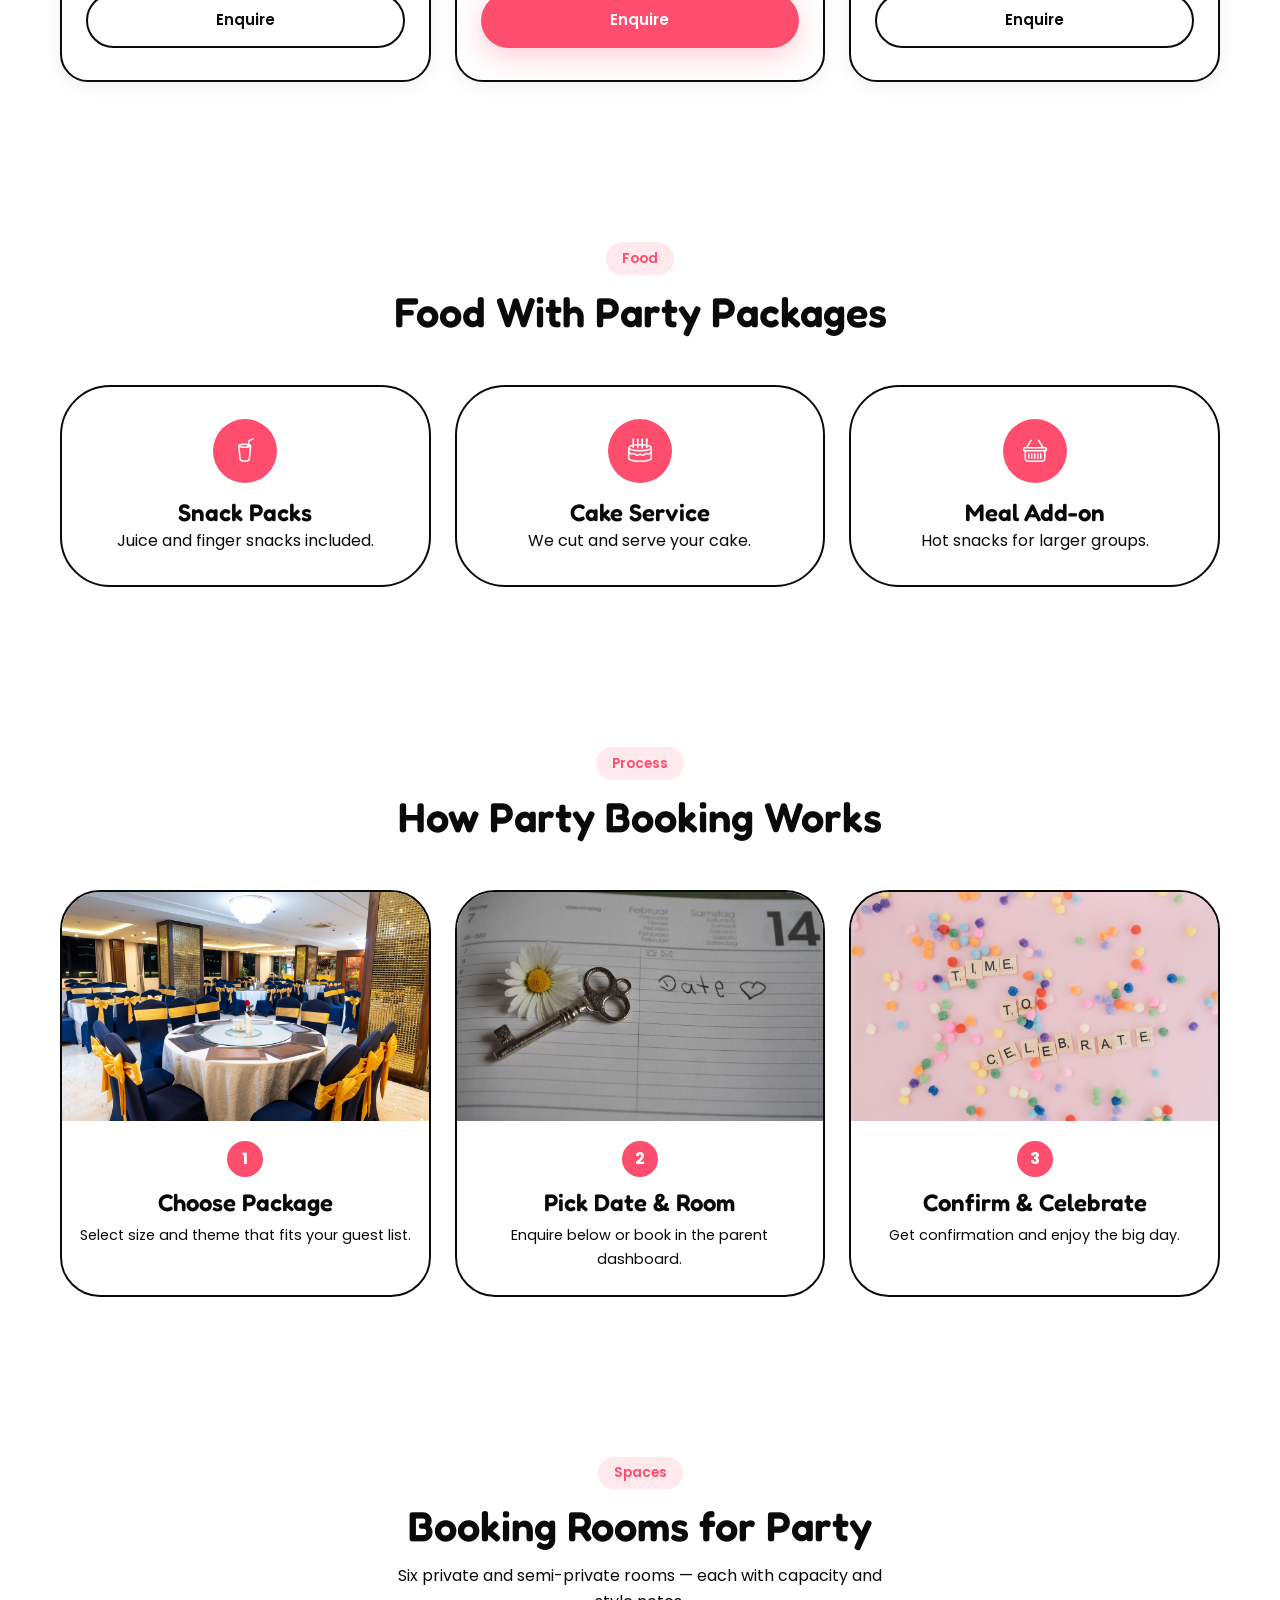
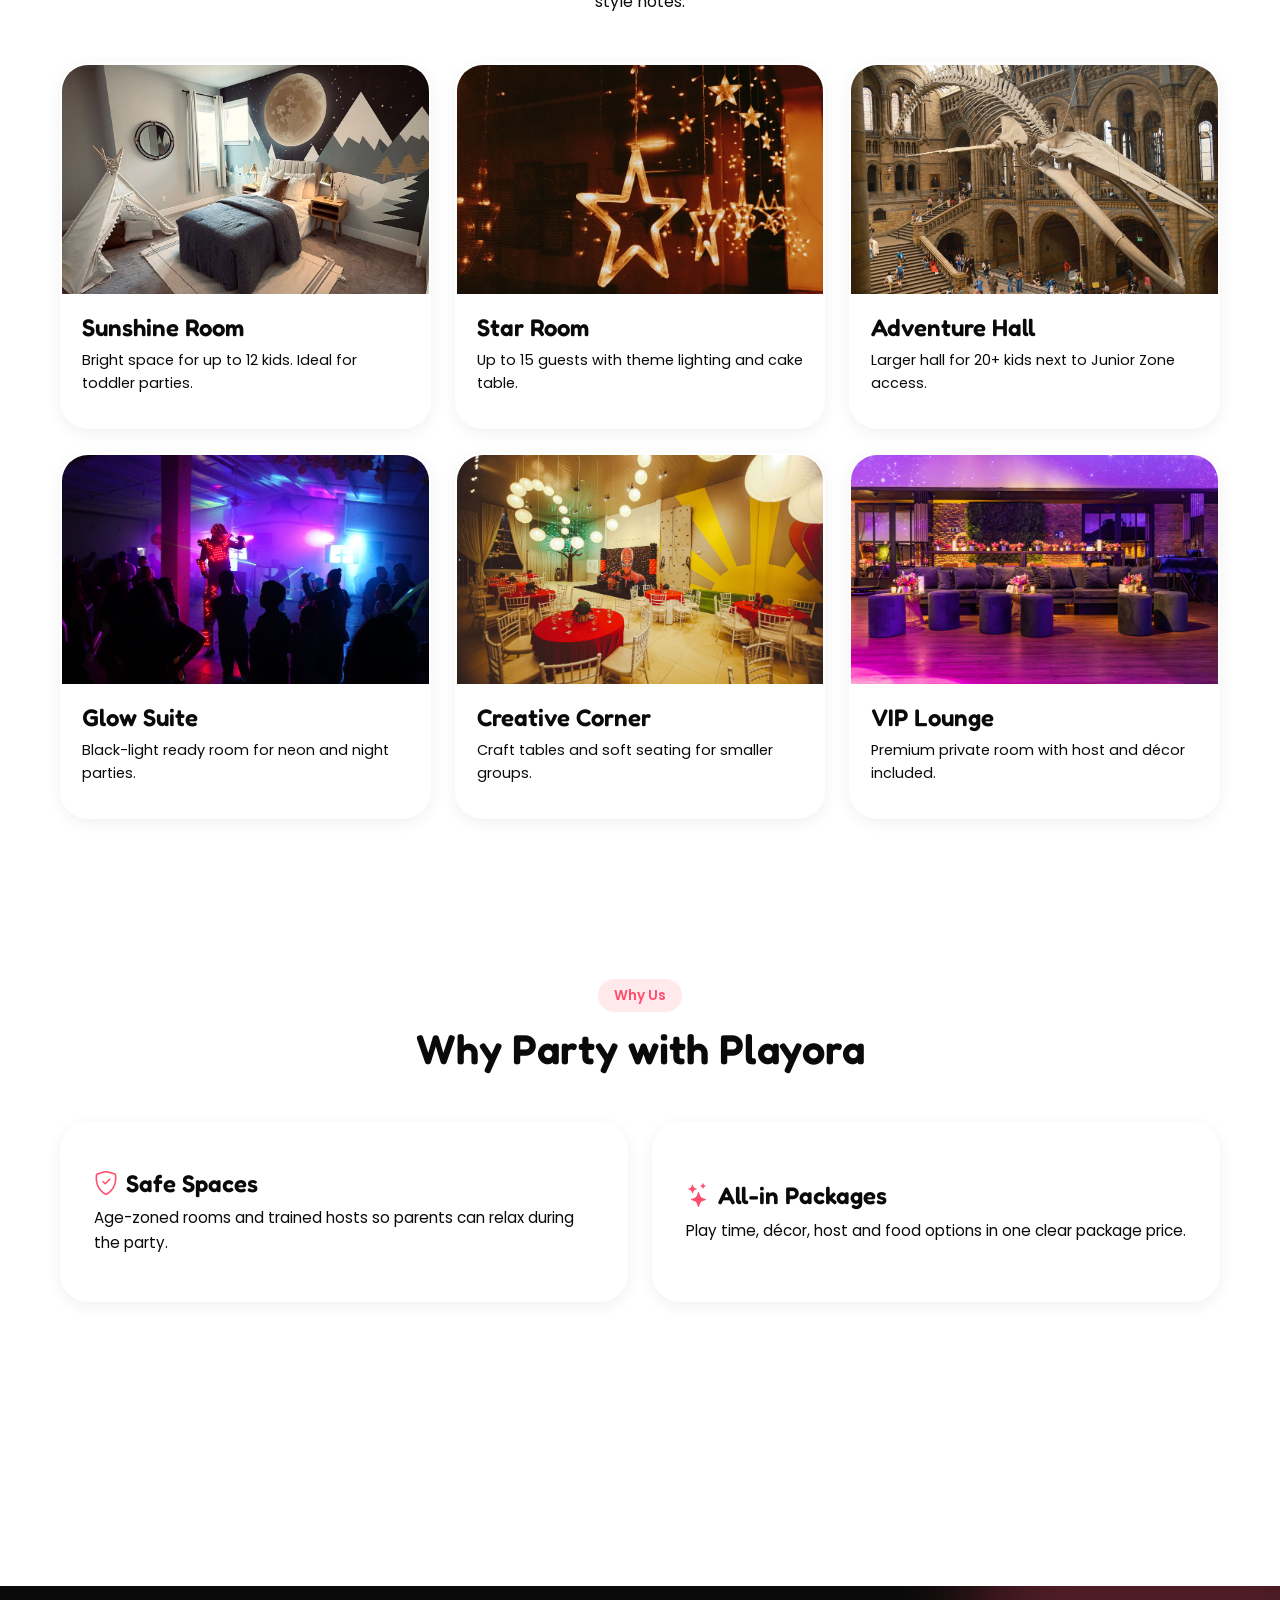
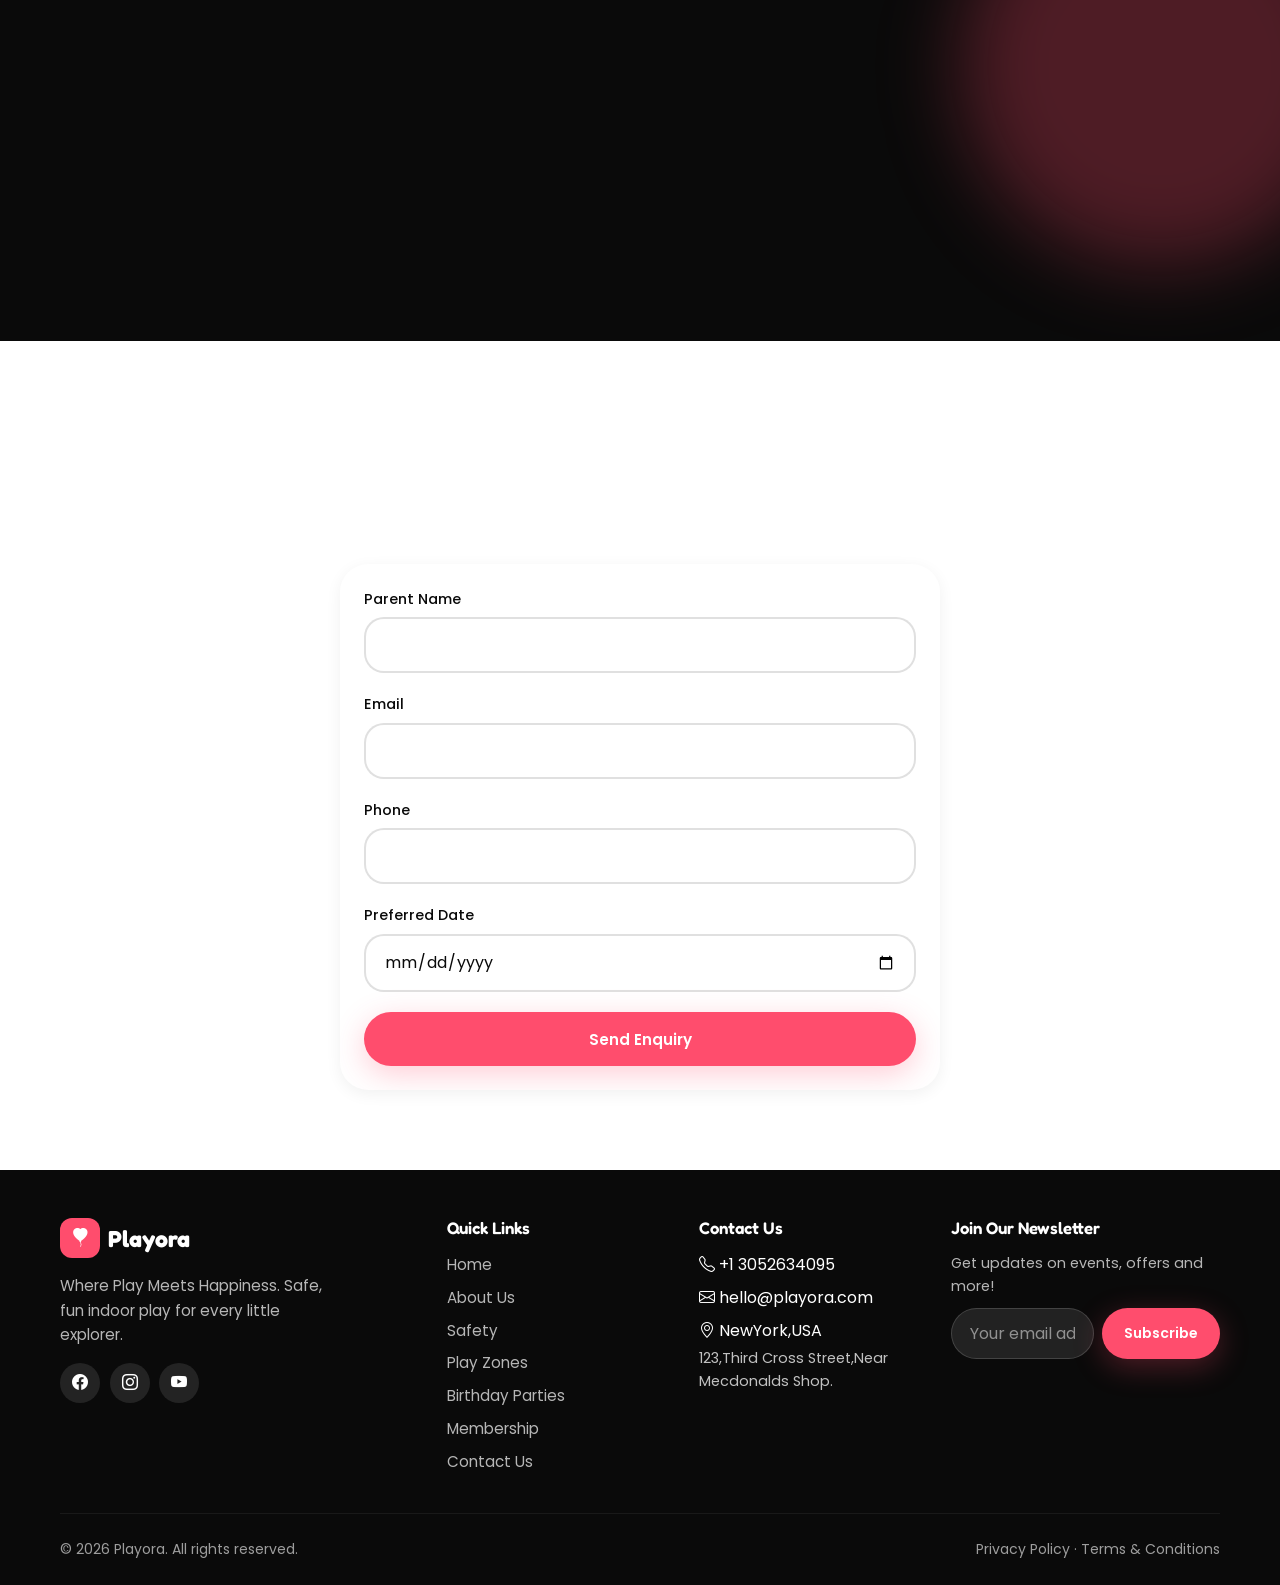
<file: birthday-parties.html>
<!DOCTYPE html>
<html lang="en">
<head>
  <script>try{if(localStorage.getItem('playora-theme')==='dark')document.documentElement.setAttribute('data-theme','dark');}catch(e){}try{if(localStorage.getItem('playora-dir')==='rtl')document.documentElement.setAttribute('dir','rtl');}catch(e){}</script>
  <meta charset="UTF-8">
  <meta name="viewport" content="width=device-width, initial-scale=1.0">
  <title>Birthday Parties | Playora</title>
  <meta name="description" content="Book a birthday party at Playora indoor play center: themed party rooms, hosted games, decorations, food and unlimited play for kids.">
  <link rel="icon" type="image/svg+xml" href="assets/favicon.svg">
  <link rel="icon" type="image/png" sizes="32x32" href="assets/favicon-32.png">
  <link rel="shortcut icon" href="favicon.ico">
  <link rel="apple-touch-icon" href="assets/apple-touch-icon.png">
  <link rel="preconnect" href="https://fonts.googleapis.com">
  <link rel="preconnect" href="https://fonts.gstatic.com" crossorigin>
  <link href="https://fonts.googleapis.com/css2?family=Fredoka:wght@400;500;600;700&family=Poppins:wght@400;500;600;700&display=swap" rel="stylesheet">
  <link rel="stylesheet" href="https://cdn.jsdelivr.net/npm/bootstrap-icons@1.11.3/font/bootstrap-icons.min.css">
  <link rel="stylesheet" href="assets/css/style.css">
  <link rel="stylesheet" href="assets/css/redesign.css">
</head>
<body>
  <header class="site-header">
    <div class="header-inner">
      <a href="index.html" class="logo"><span class="logo-mark"><i class="bi bi-balloon-heart-fill"></i></span> Playora</a>
      <nav class="nav-menu">
        <div class="home-switch">
          <span class="home-switch-trigger">Home <i class="bi bi-chevron-down"></i></span>
          <div class="home-switch-dropdown">
            <a href="index.html" class="home-option"><span class="home-option-icon day"><i class="bi bi-sun-fill"></i></span> Home 1 – Main</a>
            <a href="index-night.html" class="home-option"><span class="home-option-icon night"><i class="bi bi-moon-stars-fill"></i></span> Home 2 – Night</a>
          </div>
        </div>
        <a href="about.html" class="nav-link">About Us</a>
        <a href="safety.html" class="nav-link">Safety</a>
        <a href="play-zones.html" class="nav-link">Play Zones</a>
        <a href="birthday-parties.html" class="nav-link active" aria-current="page">Birthday Parties</a>
        <a href="membership.html" class="nav-link">Membership</a>
        <a href="contact.html" class="nav-link">Contact Us</a>
        <a href="dashboard.html" class="nav-link">Dashboard</a>
        <a href="login.html" class="nav-link nav-auth-mobile">Log In</a>
      </nav>
      <div class="header-actions">
        <button class="rtl-toggle" type="button" aria-label="Switch to right-to-left layout" aria-pressed="false" title="RTL / LTR">RTL</button>
        <button class="theme-toggle" aria-label="Switch to dark mode"><i class="bi bi-moon-stars-fill"></i></button>
        <a href="login.html" class="btn btn-outline btn-sm auth-btn">Log In</a>
        <button class="menu-toggle"><i class="bi bi-list"></i></button>
      </div>
    </div>
  </header>

  <section class="page-hero" style="background-image:url('assets/images/celebaration.jpg');">
    <div class="container">
      <nav class="breadcrumb"><a href="index.html">Home</a> <span>/</span> <span>Birthday Parties</span></nav>
      <h1>Birthday Parties</h1>
      <p>Make their special day truly unforgettable!</p>
      <div class="ph-tags"><span>Themed rooms</span><span>Party hosts</span><span>Food &amp; decor</span></div>
      <div class="hero-btns" style="justify-content:center;margin-top:1.25rem;">
        <a href="#party-enquire" class="btn btn-primary">Enquire Now</a>
        <a href="#packages" class="btn btn-white">View Packages</a>
      </div>
    </div>
  </section>

  <!-- Themes – keep themes, 3-color round shape -->
  <section class="section">
    <div class="container">
      <div class="section-head observe-fade"><span class="eyebrow">Themes</span><h2>Choose a Theme</h2></div>
      <div class="theme-row observe-fade">
        <div class="theme-round"><span class="theme-ico"><i class="bi bi-gem"></i></span><h3>Princess</h3></div>
        <div class="theme-round"><span class="theme-ico"><i class="bi bi-lightning-fill"></i></span><h3>Superhero</h3></div>
        <div class="theme-round"><span class="theme-ico"><i class="bi bi-bug-fill"></i></span><h3>Dino</h3></div>
        <div class="theme-round"><span class="theme-ico"><i class="bi bi-rocket"></i></span><h3>Space</h3></div>
        <div class="theme-round"><span class="theme-ico"><i class="bi bi-star-fill"></i></span><h3>Unicorn</h3></div>
        <div class="theme-round"><span class="theme-ico"><i class="bi bi-brush-fill"></i></span><h3>Custom</h3></div>
      </div>
    </div>
  </section>

  <!-- Packages equal -->
  <section class="section" id="packages">
    <div class="container">
      <div class="section-head observe-fade"><span class="eyebrow">Packages</span><h2>Party Packages</h2></div>
      <div style="display:grid;grid-template-columns:repeat(3,1fr);gap:1.5rem;">
        <div class="tier-card observe-fade"><h3>Basic</h3><div class="price">₹6,999</div>
          <ul><li><i class="bi bi-check-circle-fill"></i> 2 hours play</li><li><i class="bi bi-check-circle-fill"></i> Party table</li><li><i class="bi bi-check-circle-fill"></i> Cake &amp; snacks</li></ul>
          <a href="#party-enquire" class="btn btn-outline w-full">Enquire</a></div>
        <div class="tier-card observe-fade delay-1"><h3>Deluxe</h3><div class="price">₹9,999</div>
          <ul><li><i class="bi bi-check-circle-fill"></i> 3 hours play</li><li><i class="bi bi-check-circle-fill"></i> Decorations</li><li><i class="bi bi-check-circle-fill"></i> Host + snacks</li></ul>
          <a href="#party-enquire" class="btn btn-primary w-full">Enquire</a></div>
        <div class="tier-card observe-fade delay-2"><h3>Premium</h3><div class="price">₹14,999</div>
          <ul><li><i class="bi bi-check-circle-fill"></i> 4 hours + host</li><li><i class="bi bi-check-circle-fill"></i> Custom theme</li><li><i class="bi bi-check-circle-fill"></i> Food &amp; photos</li></ul>
          <a href="#party-enquire" class="btn btn-outline w-full">Enquire</a></div>
      </div>
    </div>
  </section>

  <!-- Food rounded -->
  <section class="section">
    <div class="container">
      <div class="section-head observe-fade"><span class="eyebrow">Food</span><h2>Food With Party Packages</h2></div>
      <div class="feature-grid">
        <div class="round-card observe-fade"><div class="icon"><i class="bi bi-cup-straw"></i></div><h3>Snack Packs</h3><p>Juice and finger snacks included.</p></div>
        <div class="round-card observe-fade delay-1"><div class="icon"><i class="bi bi-cake2"></i></div><h3>Cake Service</h3><p>We cut and serve your cake.</p></div>
        <div class="round-card observe-fade delay-2"><div class="icon"><i class="bi bi-basket"></i></div><h3>Meal Add-on</h3><p>Hot snacks for larger groups.</p></div>
      </div>
    </div>
  </section>

  <!-- Process with images + text hover -->
  <section class="section">
    <div class="container">
      <div class="section-head observe-fade"><span class="eyebrow">Process</span><h2>How Party Booking Works</h2></div>
      <div class="process-grid">
        <div class="process-card observe-fade">
          <img src="assets/images/choose.jpg" alt="Choose package">
          <div class="process-card-body">
            <span class="step">1</span>
            <h3>Choose Package</h3>
            <p>Select size and theme that fits your guest list.</p>
          </div>
        </div>
        <div class="process-card observe-fade delay-1">
          <img src="assets/images/date.jpg" alt="Pick date">
          <div class="process-card-body">
            <span class="step">2</span>
            <h3>Pick Date &amp; Room</h3>
            <p>Enquire below or book in the parent dashboard.</p>
          </div>
        </div>
        <div class="process-card observe-fade delay-2">
          <img src="assets/images/celebrate.jpg" alt="Celebrate">
          <div class="process-card-body">
            <span class="step">3</span>
            <h3>Confirm &amp; Celebrate</h3>
            <p>Get confirmation and enjoy the big day.</p>
          </div>
        </div>
      </div>
    </div>
  </section>
   <!-- Booking Rooms – 6 images with description -->
  <section class="section">
    <div class="container">
      <div class="section-head observe-fade">
        <span class="eyebrow">Spaces</span>
        <h2>Booking Rooms for Party</h2>
        <p>Six private and semi-private rooms — each with capacity and style notes.</p>
      </div>
      <div class="rooms-grid">
        <div class="room-card observe-fade">
          <img src="assets/images/sunshine.jpg" alt="Sunshine Room">
          <div class="room-card-body">
            <h3>Sunshine Room</h3>
            <p>Bright space for up to 12 kids. Ideal for toddler parties.</p>
          </div>
        </div>
        <div class="room-card observe-fade delay-1">
          <img src="assets/images/star.jpg" alt="Star Room">
          <div class="room-card-body">
            <h3>Star Room</h3>
            <p>Up to 15 guests with theme lighting and cake table.</p>
          </div>
        </div>
        <div class="room-card observe-fade delay-2">
          <img src="assets/images/hall.jpg" alt="Adventure Hall">
          <div class="room-card-body">
            <h3>Adventure Hall</h3>
            <p>Larger hall for 20+ kids next to Junior Zone access.</p>
          </div>
        </div>
        <div class="room-card observe-fade">
          <img src="assets/images/glow.jpg" alt="Glow Suite">
          <div class="room-card-body">
            <h3>Glow Suite</h3>
            <p>Black-light ready room for neon and night parties.</p>
          </div>
        </div>
        <div class="room-card observe-fade delay-1">
          <img src="assets/images/corner.jpg" alt="Creative Corner">
          <div class="room-card-body">
            <h3>Creative Corner</h3>
            <p>Craft tables and soft seating for smaller groups.</p>
          </div>
        </div>
        <div class="room-card observe-fade delay-2">
          <img src="assets/images/vip.jpg" alt="VIP Lounge">
          <div class="room-card-body">
            <h3>VIP Lounge</h3>
            <p>Premium private room with host and décor included.</p>
          </div>
        </div>
      </div>
    </div>
  </section>

<!-- Why Party with Playora – cross side boxes same size -->
  <section class="section">
    <div class="container">
      <div class="section-head observe-fade">
        <span class="eyebrow">Why Us</span>
        <h2>Why Party with Playora</h2>
      </div>
      <div class="cross-boxes">
        <div class="cross-box observe-fade">
          <h3><i class="bi bi-shield-check"></i> Safe Spaces</h3>
          <p>Age-zoned rooms and trained hosts so parents can relax during the party.</p>
        </div>
        <div class="cross-box observe-fade delay-1">
          <h3><i class="bi bi-stars"></i> All-in Packages</h3>
          <p>Play time, décor, host and food options in one clear package price.</p>
        </div>
        <div class="cross-box observe-fade">
          <h3><i class="bi bi-camera"></i> Photo Moments</h3>
          <p>Optional photo corners and digital galleries for every celebration.</p>
        </div>
        <div class="cross-box observe-fade delay-1">
          <h3><i class="bi bi-clock"></i> Easy Booking</h3>
          <p>Enquire online, confirm the room and get reminders before the big day.</p>
        </div>
      </div>
    </div>
  </section>
  
   <section class="cta-full">
    <div class="container observe-fade">
      <h2>Let's Plan an Unforgettable Party</h2>
      <p>Enquire now or book via the parent dashboard.</p>
      <div class="hero-btns">
        <a href="#party-enquire" class="btn btn-primary btn-lg">Enquire Now</a>
        <a href="login.html" class="btn btn-white btn-lg">Book in Dashboard</a>
      </div>
    </div>
  </section>

  <section class="section" id="party-enquire">
    <div class="container" style="max-width:640px;">
      <div class="section-head observe-fade"><span class="eyebrow">Enquire</span><h2>Birthday Party Enquiry</h2></div>
      <form data-validate class="card observe-fade"><div class="card-body">
        <div class="form-group"><label class="form-label">Parent Name</label><input type="text" class="form-control" required><div class="form-error">Required</div></div>
        <div class="form-group"><label class="form-label">Email</label><input type="email" class="form-control" required><div class="form-error">Required</div></div>
        <div class="form-group"><label class="form-label">Phone</label><input type="tel" class="form-control" required></div>
        <div class="form-group"><label class="form-label">Preferred Date</label><input type="date" class="form-control" required></div>
        <button type="submit" class="btn btn-primary w-full">Send Enquiry</button>
      </div></form>
    </div>
  </section>

 

   <!-- 6. FOOTER -->
  <footer class="site-footer">
    <div class="container">
      <div class="footer-grid">
        <div class="footer-brand">
          <a href="index.html" class="logo" style="color:#fff;">
            <span class="logo-mark"><i class="bi bi-balloon-heart-fill"></i></span>
            Playora
          </a>
          <p>Where Play Meets Happiness. Safe, fun indoor play for every little explorer.</p>
          <div class="footer-social">
            <a href="#" class="social-btn" aria-label="Facebook"><i class="bi bi-facebook"></i></a>
            <a href="#" class="social-btn" aria-label="Instagram"><i class="bi bi-instagram"></i></a>
            <a href="#" class="social-btn" aria-label="YouTube"><i class="bi bi-youtube"></i></a>
          </div>
        </div>
        <div class="footer-col">
          <h4>Quick Links</h4>
          <ul class="footer-links">
            <li><a href="index.html">Home</a></li>
            <li><a href="about.html">About Us</a></li>
            <li><a href="safety.html">Safety</a></li>
            <li><a href="play-zones.html">Play Zones</a></li>
            <li><a href="birthday-parties.html">Birthday Parties</a></li>
            <li><a href="membership.html">Membership</a></li>
            <li><a href="contact.html">Contact Us</a></li>
          </ul>
        </div>
        <div class="footer-col">
          <h4>Contact Us</h4>
          <ul class="footer-links">
            <li><i class="bi bi-telephone"></i> +1 3052634095</li>
            <li><i class="bi bi-envelope"></i> hello@playora.com</li>
            <li><i class="bi bi-geo-alt"></i> NewYork,USA<p>123,Third Cross Street,Near Mecdonalds Shop.</p></li>
            
          </ul>
        </div>
        <div class="footer-col">
          <h4>Join Our Newsletter</h4>
          <p style="opacity:0.7; font-size:0.9rem; margin-bottom:0.5rem;">Get updates on events, offers and more!</p>
          <form class="newsletter-form" data-validate>
            <input type="email" required placeholder="Your email address">
            <button type="submit" class="btn btn-primary btn-sm">Subscribe</button>
          </form>
        </div>
      </div>
      <div class="footer-bottom">
        <span>© 2026 Playora. All rights reserved.</span>
        <span>Privacy Policy · Terms & Conditions</span>
      </div>
    </div>
  </footer>
  <script src="assets/js/main.js"></script>
</body>
</html>
</file>
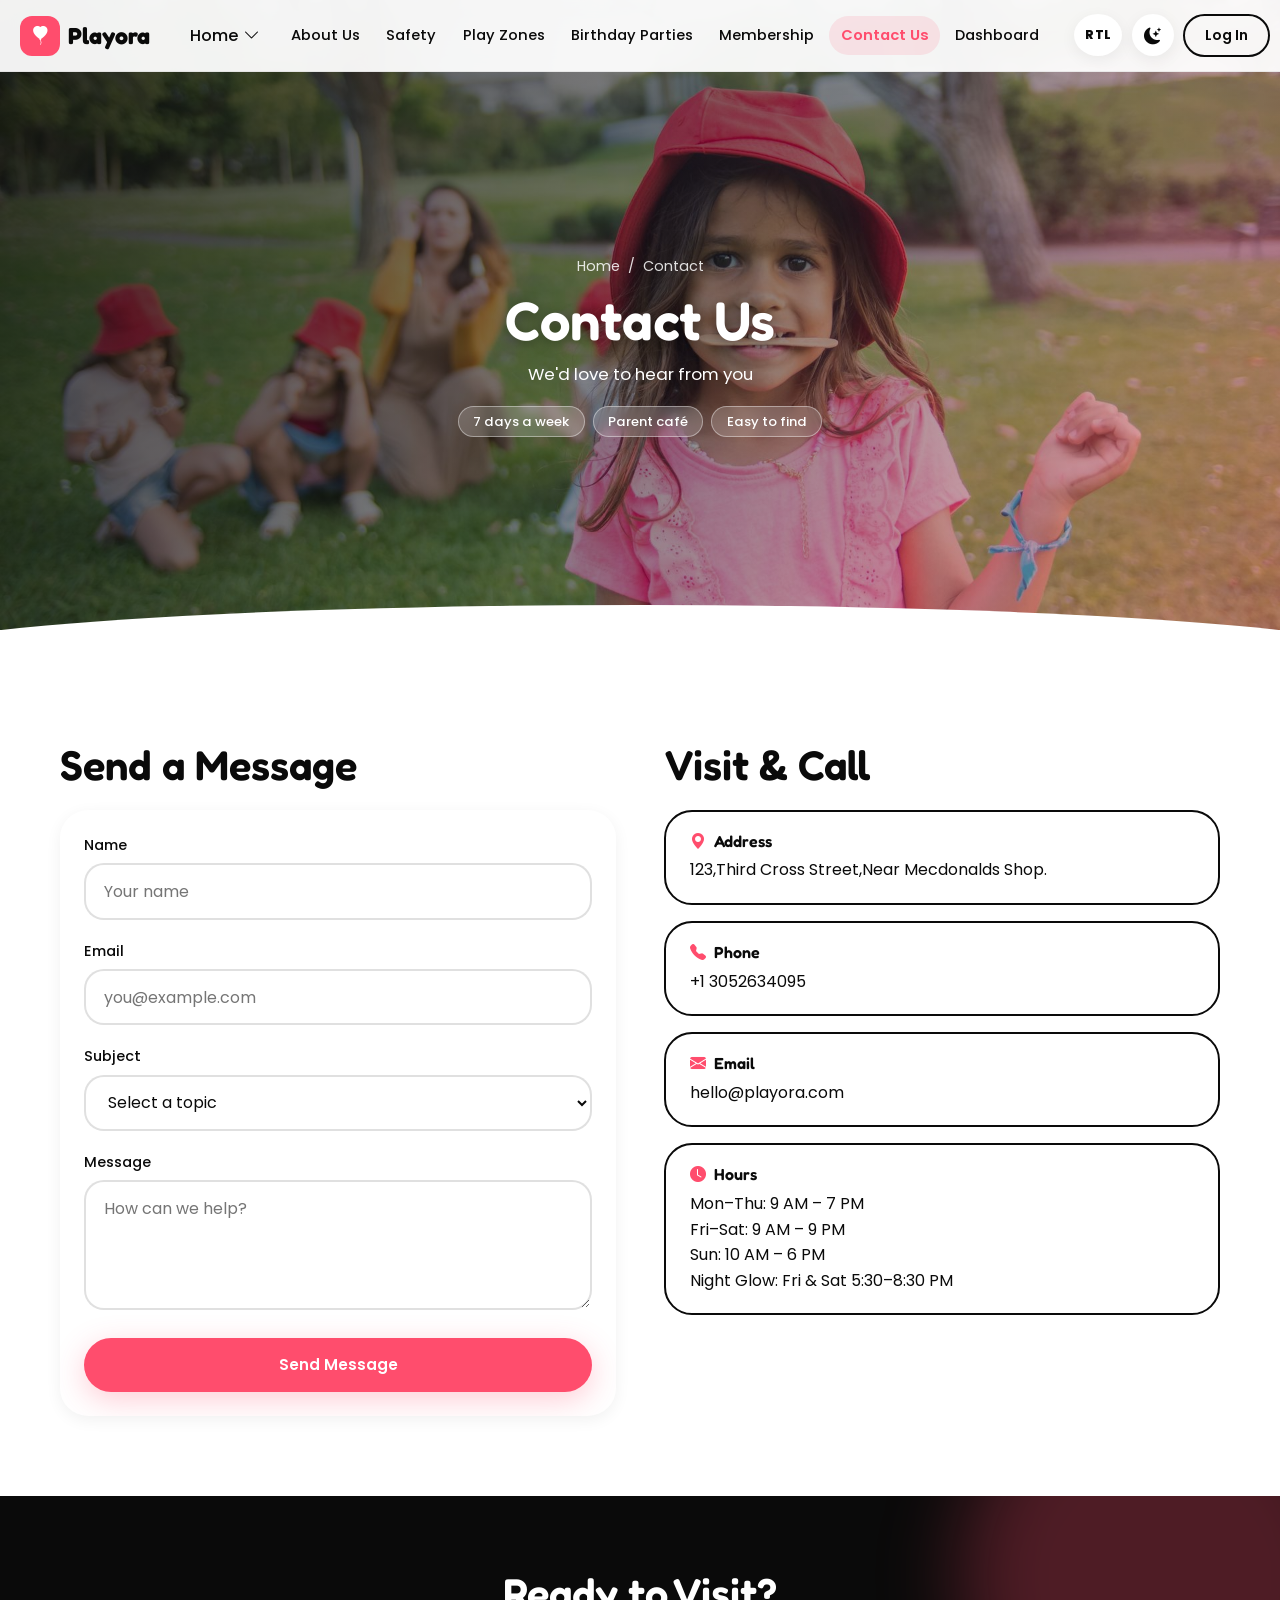
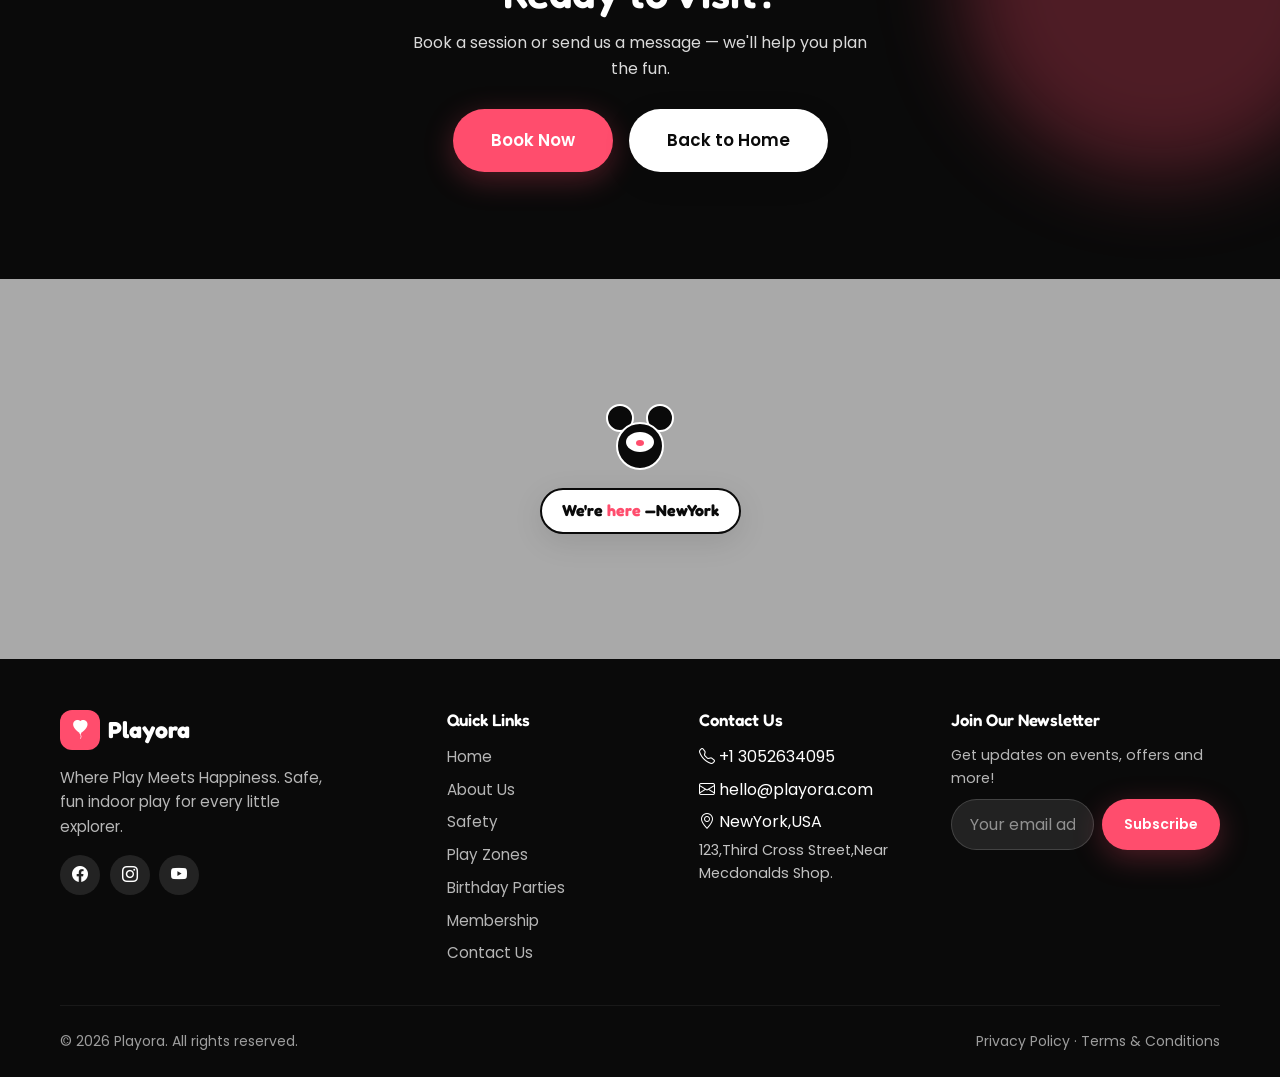
<file: contact.html>
<!DOCTYPE html>
<html lang="en">
<head>
  <script>try{if(localStorage.getItem('playora-theme')==='dark')document.documentElement.setAttribute('data-theme','dark');}catch(e){}try{if(localStorage.getItem('playora-dir')==='rtl')document.documentElement.setAttribute('dir','rtl');}catch(e){}</script>
  <meta charset="UTF-8">
  <meta name="viewport" content="width=device-width, initial-scale=1.0">
  <title>Contact | Playora</title>
  <meta name="description" content="Contact Playora indoor play center for bookings, party enquiries and questions. Find our address, phone, email, opening hours and map.">
  <link rel="icon" type="image/svg+xml" href="assets/favicon.svg">
  <link rel="icon" type="image/png" sizes="32x32" href="assets/favicon-32.png">
  <link rel="shortcut icon" href="favicon.ico">
  <link rel="apple-touch-icon" href="assets/apple-touch-icon.png">
  <link rel="preconnect" href="https://fonts.googleapis.com">
  <link rel="preconnect" href="https://fonts.gstatic.com" crossorigin>
  <link href="https://fonts.googleapis.com/css2?family=Fredoka:wght@400;500;600;700&family=Poppins:wght@400;500;600;700&display=swap" rel="stylesheet">
  <link rel="stylesheet" href="https://cdn.jsdelivr.net/npm/bootstrap-icons@1.11.3/font/bootstrap-icons.min.css">
  <link rel="stylesheet" href="assets/css/style.css">
  <link rel="stylesheet" href="assets/css/redesign.css">
  <style>
    .visit-card {
      background: var(--white);
      border: 2px solid var(--black);
      border-radius: var(--radius-lg);
      padding: 1.25rem 1.5rem;
      margin-bottom: 1rem;
      transition: all 0.35s ease;
      cursor: default;
    }
    .visit-card:hover {
      border-color: var(--accent);
      transform: translateY(-6px);
      box-shadow: var(--shadow-accent);
    }
    .visit-card:hover h4 { color: var(--accent); }
    .visit-card h4 {
      display: flex;
      align-items: center;
      gap: 0.5rem;
      margin-bottom: 0.4rem;
      transition: color 0.3s ease;
    }
    .visit-card h4 i { color: var(--accent); }
    .visit-card p { color: var(--black); margin: 0; }

    /* Full width location */
    .location-full {
      position: relative;
      width: 100%;
      min-height: 380px;
      overflow: hidden;
      border-top: 3px solid var(--black);
      border-bottom: 3px solid var(--black);
    }
    .location-full img {
      width: 100%;
      height: 100%;
      min-height: 380px;
      object-fit: cover;
      display: block;
      filter: grayscale(0.15);
    }
    .location-overlay {
      position: absolute;
      inset: 0;
      background: rgba(10, 10, 10, 0.35);
      display: flex;
      align-items: center;
      justify-content: center;
    }
    .location-pin {
      text-align: center;
      animation: pinBounce 2s ease-in-out infinite;
    }
    @keyframes pinBounce {
      0%, 100% { transform: translateY(0); }
      50% { transform: translateY(-12px); }
    }
    /* Mickey mouse – 3 colors only (black, white, accent) */
    .mickey {
      width: 72px;
      height: 72px;
      position: relative;
      margin: 0 auto 0.75rem;
    }
    .mickey-head {
      width: 48px;
      height: 48px;
      background: var(--black);
      border-radius: 50%;
      position: absolute;
      left: 50%;
      top: 18px;
      transform: translateX(-50%);
      border: 2px solid var(--white);
      z-index: 2;
    }
    .mickey-ear {
      width: 28px;
      height: 28px;
      background: var(--black);
      border-radius: 50%;
      position: absolute;
      border: 2px solid var(--white);
      z-index: 1;
    }
    .mickey-ear.left { left: 2px; top: 0; }
    .mickey-ear.right { right: 2px; top: 0; }
    .mickey-face {
      position: absolute;
      left: 50%;
      top: 28px;
      transform: translateX(-50%);
      width: 28px;
      height: 20px;
      background: var(--white);
      border-radius: 50%;
      z-index: 3;
    }
    .mickey-nose {
      width: 8px;
      height: 6px;
      background: var(--accent);
      border-radius: 50%;
      position: absolute;
      left: 50%;
      top: 36px;
      transform: translateX(-50%);
      z-index: 4;
    }
    .location-label {
      display: inline-block;
      background: var(--white);
      color: var(--black);
      border: 2px solid var(--black);
      padding: 0.5rem 1.25rem;
      border-radius: var(--radius-full);
      font-weight: 700;
      font-family: var(--font-display);
      box-shadow: var(--shadow-md);
    }
    .location-label span { color: var(--accent); }
    @media (max-width: 768px) {
      .contact-grid { grid-template-columns: 1fr !important; }
      .location-full, .location-full img { min-height: 280px; }
    }
  </style>
</head>
<body>
  <header class="site-header">
    <div class="header-inner">
      <a href="index.html" class="logo"><span class="logo-mark"><i class="bi bi-balloon-heart-fill"></i></span> Playora</a>
      <nav class="nav-menu">
        <div class="home-switch">
          <span class="home-switch-trigger">Home <i class="bi bi-chevron-down"></i></span>
          <div class="home-switch-dropdown">
            <a href="index.html" class="home-option"><span class="home-option-icon day"><i class="bi bi-sun-fill"></i></span> Home 1 – Main</a>
            <a href="index-night.html" class="home-option"><span class="home-option-icon night"><i class="bi bi-moon-stars-fill"></i></span> Home 2 – Night</a>
          </div>
        </div>
        <a href="about.html" class="nav-link">About Us</a>
        <a href="safety.html" class="nav-link">Safety</a>
        <a href="play-zones.html" class="nav-link">Play Zones</a>
        <a href="birthday-parties.html" class="nav-link">Birthday Parties</a>
        <a href="membership.html" class="nav-link">Membership</a>
        <a href="contact.html" class="nav-link active" aria-current="page">Contact Us</a>
        <a href="dashboard.html" class="nav-link">Dashboard</a>
        <a href="login.html" class="nav-link nav-auth-mobile">Log In</a>
      </nav>
      <div class="header-actions">
        <button class="rtl-toggle" type="button" aria-label="Switch to right-to-left layout" aria-pressed="false" title="RTL / LTR">RTL</button>
        <button class="theme-toggle" aria-label="Switch to dark mode"><i class="bi bi-moon-stars-fill"></i></button>
        <a href="login.html" class="btn btn-outline btn-sm auth-btn">Log In</a>
        <button class="menu-toggle"><i class="bi bi-list"></i></button>
      </div>
    </div>
  </header>

  <section class="page-hero" style="background-image:url('assets/images/hero-4.jpg');">
    <div class="container">
      <nav class="breadcrumb"><a href="index.html">Home</a> <span>/</span> <span>Contact</span></nav>
      <h1>Contact Us</h1>
      <p>We'd love to hear from you</p>
      <div class="ph-tags"><span>7 days a week</span><span>Parent café</span><span>Easy to find</span></div>
    </div>
  </section>

  <section class="section">
    <div class="container">
      <div class="contact-grid" style="display:grid;grid-template-columns:1fr 1fr;gap:3rem;align-items:start;">
        <div class="observe-fade">
          <h2 style="margin-bottom:1.25rem;">Send a Message</h2>
          <form data-validate class="card"><div class="card-body">
            <div class="form-group"><label class="form-label">Name</label><input type="text" class="form-control" required placeholder="Your name"><div class="form-error">Required</div></div>
            <div class="form-group"><label class="form-label">Email</label><input type="email" class="form-control" required placeholder="you@example.com"><div class="form-error">Valid email required</div></div>
            <div class="form-group"><label class="form-label">Subject</label>
              <select class="form-control" required>
                <option value="">Select a topic</option>
                <option>General Inquiry</option>
                <option>Booking Help</option>
                <option>Birthday Party</option>
                <option>Membership</option>
              </select>
            </div>
            <div class="form-group"><label class="form-label">Message</label><textarea class="form-control" required placeholder="How can we help?"></textarea><div class="form-error">Required</div></div>
            <button type="submit" class="btn btn-primary w-full">Send Message</button>
          </div></form>
        </div>
        <div class="observe-fade delay-1">
          <h2 style="margin-bottom:1.25rem;">Visit &amp; Call</h2>
          <div class="visit-card">
            <h4><i class="bi bi-geo-alt-fill"></i> Address</h4>
            <p>123,Third Cross Street,Near Mecdonalds Shop.</p>
          </div>
          <div class="visit-card">
            <h4><i class="bi bi-telephone-fill"></i> Phone</h4>
            <p>+1 3052634095</p>
          </div>
          <div class="visit-card">
            <h4><i class="bi bi-envelope-fill"></i> Email</h4>
            <p>hello@playora.com</p>
          </div>
          <div class="visit-card">
            <h4><i class="bi bi-clock-fill"></i> Hours</h4>
            <p>Mon–Thu: 9 AM – 7 PM<br>Fri–Sat: 9 AM – 9 PM<br>Sun: 10 AM – 6 PM<br>Night Glow: Fri &amp; Sat 5:30–8:30 PM</p>
          </div>
        </div>
      </div>
    </div>
  </section>

  <section class="cta-full">
    <div class="container observe-fade">
      <h2>Ready to Visit?</h2>
      <p>Book a session or send us a message — we'll help you plan the fun.</p>
      <div class="hero-btns">
        <a href="login.html" class="btn btn-primary btn-lg">Book Now</a>
        <a href="index.html" class="btn btn-white btn-lg">Back to Home</a>
      </div>
    </div>
  </section>

  <!-- Full width location — paste YOUR Google Maps embed URL in the iframe src below -->
  <section class="location-full">
    <!-- 
      How to get your link:
      1. Open Google Maps → find your place → Share → Embed a map → copy the src="..." URL
      2. Replace the src value inside the iframe only
    -->
    <iframe
      id="gmap"
      title="Playora location"
      src="https://www.google.com/maps/embed?pb=!1m18!1m12!1m3!1d387193.0505383674!2d-74.30915841691113!3d40.697193362054165!2m3!1f0!2f0!3f0!3m2!1i1024!2i768!4f13.1!3m3!1m2!1s0x89c24fa5d33f083b%3A0xc80b8f06e177fe62!2sNew%20York%2C%20NY%2C%20USA!5e0!3m2!1sen!2sin!4v1788780011627!5m2!1sen!2sin"
      width="100%"
      height="380"
      style="border:0;display:block;min-height:380px;width:100%;"
      allowfullscreen=""
      loading="lazy"
      referrerpolicy="no-referrer-when-downgrade">
    </iframe>
    <div class="location-overlay" style="pointer-events:none;">
      <div class="location-pin" style="pointer-events:auto;">
        <div class="mickey" aria-hidden="true">
          <div class="mickey-ear left"></div>
          <div class="mickey-ear right"></div>
          <div class="mickey-head"></div>
          <div class="mickey-face"></div>
          <div class="mickey-nose"></div>
        </div>
        <a class="location-label" href="https://www.google.com/maps/search/?api=1&query=NewYork,USA" target="_blank" rel="noopener">
          We're <span>here</span> —NewYork
        </a>
      </div>
    </div>
  </section>

  

   <!-- 6. FOOTER -->
  <footer class="site-footer">
    <div class="container">
      <div class="footer-grid">
        <div class="footer-brand">
          <a href="index.html" class="logo" style="color:#fff;">
            <span class="logo-mark"><i class="bi bi-balloon-heart-fill"></i></span>
            Playora
          </a>
          <p>Where Play Meets Happiness. Safe, fun indoor play for every little explorer.</p>
          <div class="footer-social">
            <a href="#" class="social-btn" aria-label="Facebook"><i class="bi bi-facebook"></i></a>
            <a href="#" class="social-btn" aria-label="Instagram"><i class="bi bi-instagram"></i></a>
            <a href="#" class="social-btn" aria-label="YouTube"><i class="bi bi-youtube"></i></a>
          </div>
        </div>
        <div class="footer-col">
          <h4>Quick Links</h4>
          <ul class="footer-links">
           <li><a href="index.html">Home</a></li>
            <li><a href="about.html">About Us</a></li>
            <li><a href="safety.html">Safety</a></li>
            <li><a href="play-zones.html">Play Zones</a></li>
            <li><a href="birthday-parties.html">Birthday Parties</a></li>
            <li><a href="membership.html">Membership</a></li>
            <li><a href="contact.html">Contact Us</a></li>
          </ul>
        </div>
        <div class="footer-col">
          <h4>Contact Us</h4>
          <ul class="footer-links">
            <li><i class="bi bi-telephone"></i> +1 3052634095</li>
            <li><i class="bi bi-envelope"></i> hello@playora.com</li>
            <li><i class="bi bi-geo-alt"></i> NewYork,USA<p>123,Third Cross Street,Near Mecdonalds Shop.</p></li>
            
          </ul>
        </div>
        <div class="footer-col">
          <h4>Join Our Newsletter</h4>
          <p style="opacity:0.7; font-size:0.9rem; margin-bottom:0.5rem;">Get updates on events, offers and more!</p>
          <form class="newsletter-form" data-validate>
            <input type="email" required placeholder="Your email address">
            <button type="submit" class="btn btn-primary btn-sm">Subscribe</button>
          </form>
        </div>
      </div>
      <div class="footer-bottom">
        <span>© 2026 Playora. All rights reserved.</span>
        <span>Privacy Policy · Terms & Conditions</span>
      </div>
    </div>
  </footer>
  <script src="assets/js/main.js"></script>
</body>
</html>
</file>
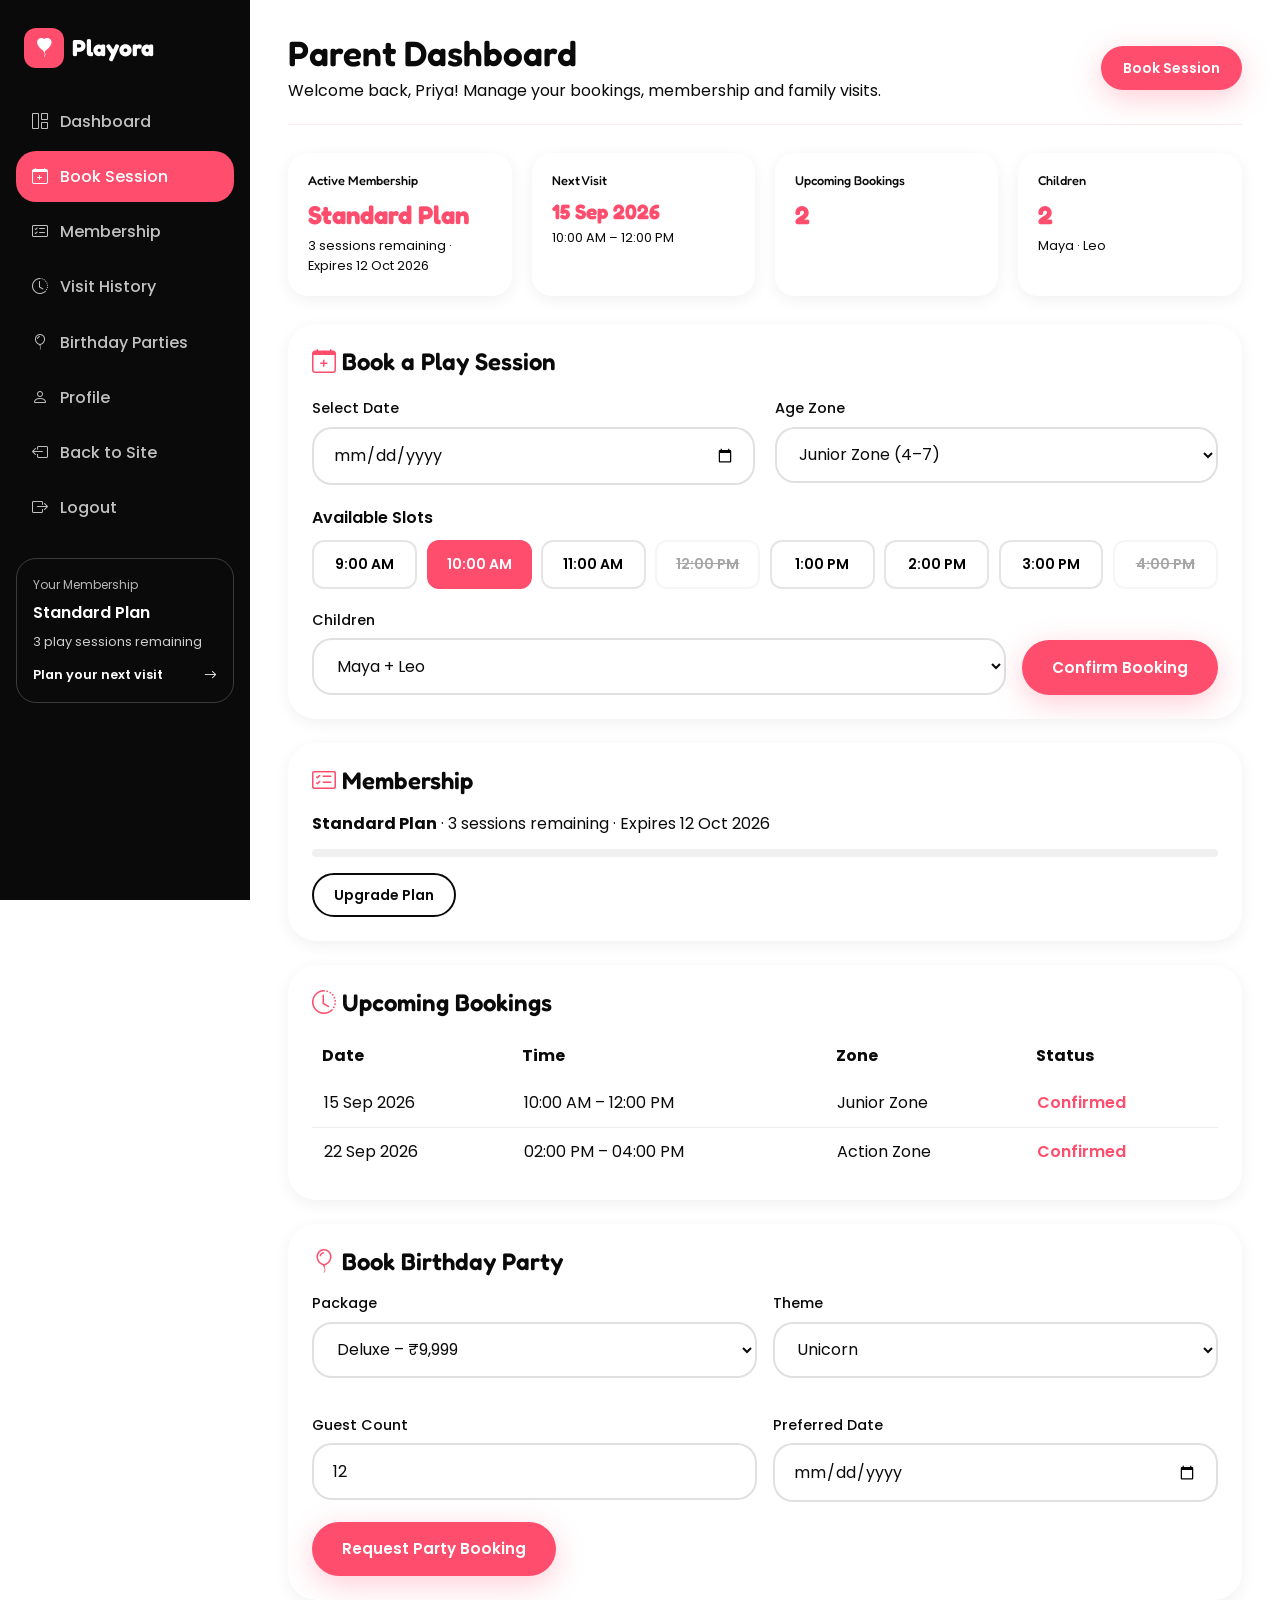
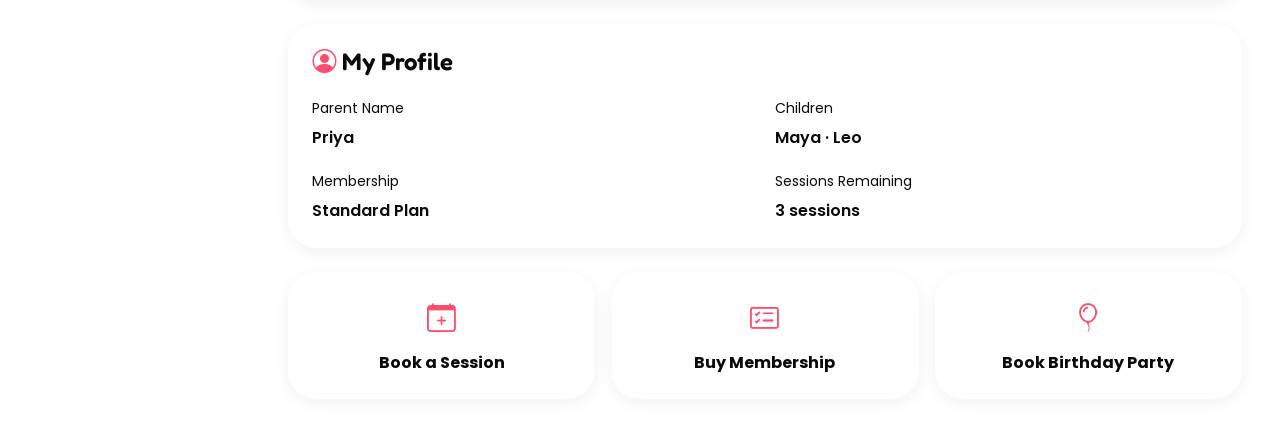
<file: dashboard.html>
<!DOCTYPE html>
<html lang="en">
<head>
  <script>try{if(localStorage.getItem('playora-theme')==='dark')document.documentElement.setAttribute('data-theme','dark');}catch(e){}try{if(localStorage.getItem('playora-dir')==='rtl')document.documentElement.setAttribute('dir','rtl');}catch(e){}</script>
  <meta charset="UTF-8">
  <meta name="viewport" content="width=device-width, initial-scale=1.0">
  <title>Parent Dashboard | Playora</title>
  <meta name="robots" content="noindex">
  <meta name="description" content="Your Playora parent dashboard: book play sessions, track your membership, see visit history and request birthday parties.">
  <link rel="icon" type="image/svg+xml" href="assets/favicon.svg">
  <link rel="icon" type="image/png" sizes="32x32" href="assets/favicon-32.png">
  <link rel="shortcut icon" href="favicon.ico">
  <link rel="apple-touch-icon" href="assets/apple-touch-icon.png">
  <link rel="preconnect" href="https://fonts.googleapis.com">
  <link rel="preconnect" href="https://fonts.gstatic.com" crossorigin>
  <link href="https://fonts.googleapis.com/css2?family=Fredoka:wght@400;500;600;700&family=Poppins:wght@400;500;600;700&display=swap" rel="stylesheet">
  <link rel="stylesheet" href="https://cdn.jsdelivr.net/npm/bootstrap-icons@1.11.3/font/bootstrap-icons.min.css">
  <link rel="stylesheet" href="assets/css/style.css">
  <link rel="stylesheet" href="assets/css/redesign.css">
</head>
<body class="dashboard-page">
  <div class="dash-layout">
    <aside class="dash-sidebar" id="dash-sidebar">
      <a href="index.html" class="logo"><span class="logo-mark"><i class="bi bi-balloon-heart-fill"></i></span> Playora</a>
      <nav class="dash-nav">
        <a href="dashboard.html" class="active"><i class="bi bi-grid-1x2"></i> Dashboard</a>
        <a href="#book"><i class="bi bi-calendar-plus"></i> Book Session</a>
        <a href="#membership"><i class="bi bi-card-checklist"></i> Membership</a>
        <a href="#history"><i class="bi bi-clock-history"></i> Visit History</a>
        <a href="#party"><i class="bi bi-balloon"></i> Birthday Parties</a>
        <a href="#profile"><i class="bi bi-person"></i> Profile</a>
        <a href="index.html"><i class="bi bi-box-arrow-left"></i> Back to Site</a>
        <a href="login.html"><i class="bi bi-box-arrow-right"></i> Logout</a>
      </nav>
      <div class="dash-sidebar-summary">
        <span class="dash-sidebar-summary-label">Your Membership</span>
        <strong>Standard Plan</strong>
        <p>3 play sessions remaining</p>
        <a href="#book">Plan your next visit <i class="bi bi-arrow-right" aria-hidden="true"></i></a>
      </div>
    </aside>

    <main class="dash-main">
      <div class="dash-header dash-overview">
        <div>
          <button class="sidebar-toggle btn btn-outline btn-sm" type="button" aria-label="Toggle dashboard navigation" style="margin-bottom:0.5rem;"><i class="bi bi-list"></i></button>
          <h1>Parent Dashboard</h1>
          <p style="color:var(--dark-soft); margin:0.25rem 0 0;">Welcome back, Priya! Manage your bookings, membership and family visits.</p>
        </div>
        <div style="display:flex; align-items:center; gap:0.6rem;">
          <a href="#book" class="btn btn-primary btn-sm">Book Session</a>
        </div>
      </div>

      <div class="dash-stats">
        <div class="dash-stat">
          <h4>Active Membership</h4>
          <div class="val">Standard Plan</div>
          <p style="font-size:0.8rem; color:var(--dark-soft);">3 sessions remaining · Expires 12 Oct 2026</p>
        </div>
        <div class="dash-stat">
          <h4>Next Visit</h4>
          <div class="val" style="font-size:1.3rem;">15 Sep 2026</div>
          <p style="font-size:0.8rem; color:var(--dark-soft);">10:00 AM – 12:00 PM</p>
        </div>
        <div class="dash-stat">
          <h4>Upcoming Bookings</h4>
          <div class="val">2</div>
        </div>
        <div class="dash-stat">
          <h4>Children</h4>
          <div class="val">2</div>
          <p style="font-size:0.8rem; color:var(--dark-soft);">Maya · Leo</p>
        </div>
      </div>

      <!-- Book Session -->
      <section id="book" class="card" style="margin-bottom:1.5rem;">
        <div class="card-body">
          <h3 style="margin-bottom:1.25rem;"><i class="bi bi-calendar-plus" style="color:var(--accent);"></i> Book a Play Session</h3>
          <div style="display:grid; grid-template-columns:1fr 1fr; gap:1.25rem; margin-bottom:1.25rem;">
            <div class="form-group" style="margin:0;">
              <label class="form-label">Select Date</label>
              <input type="date" class="form-control" id="slot-date">
            </div>
            <div class="form-group" style="margin:0;">
              <label class="form-label">Age Zone</label>
              <select class="form-control">
                <option>Toddlers Zone (1–3)</option>
                <option selected>Junior Zone (4–7)</option>
                <option>Action Zone (8–12)</option>
                <option>Creative Zone</option>
              </select>
            </div>
          </div>
          <p style="font-weight:600; margin-bottom:0.6rem;">Available Slots</p>
          <div class="slot-grid">
            <button type="button" class="slot-btn">9:00 AM</button>
            <button type="button" class="slot-btn selected">10:00 AM</button>
            <button type="button" class="slot-btn">11:00 AM</button>
            <button type="button" class="slot-btn unavailable">12:00 PM</button>
            <button type="button" class="slot-btn">1:00 PM</button>
            <button type="button" class="slot-btn">2:00 PM</button>
            <button type="button" class="slot-btn">3:00 PM</button>
            <button type="button" class="slot-btn unavailable">4:00 PM</button>
          </div>
          <div style="margin-top:1.25rem; display:flex; gap:1rem; flex-wrap:wrap; align-items:flex-end;">
            <div class="form-group" style="margin:0; flex:1; min-width:160px;">
              <label class="form-label">Children</label>
              <select class="form-control">
                <option>Maya (5 yrs)</option>
                <option>Leo (2 yrs)</option>
                <option selected>Maya + Leo</option>
              </select>
            </div>
            <button type="button" class="btn btn-primary">Confirm Booking</button>
          </div>
        </div>
      </section>

      <!-- Membership -->
      <section id="membership" class="card" style="margin-bottom:1.5rem;">
        <div class="card-body">
          <h3 style="margin-bottom:1rem;"><i class="bi bi-card-checklist" style="color:var(--accent);"></i> Membership</h3>
          <p><strong>Standard Plan</strong> · 3 sessions remaining · Expires 12 Oct 2026</p>
          <div style="margin-top:0.75rem; background:#F0F0F0; border-radius:999px; height:8px; overflow:hidden;">
            <div style="width:40%; height:100%; background:var(--pink); border-radius:999px;"></div>
          </div>
          <a href="membership.html" class="btn btn-outline btn-sm" style="margin-top:1rem;">Upgrade Plan</a>
        </div>
      </section>

      <!-- History -->
      <section id="history" class="card" style="margin-bottom:1.5rem;">
        <div class="card-body">
          <h3 style="margin-bottom:1rem;"><i class="bi bi-clock-history" style="color:var(--accent);"></i> Upcoming Bookings</h3>
          <div style="overflow-x:auto;">
            <table style="width:100%; border-collapse:collapse; min-width:480px;">
              <thead>
                <tr style="text-align:left; border-bottom:2px solid var(--pink);">
                  <th style="padding:0.6rem;">Date</th>
                  <th style="padding:0.6rem;">Time</th>
                  <th style="padding:0.6rem;">Zone</th>
                  <th style="padding:0.6rem;">Status</th>
                </tr>
              </thead>
              <tbody>
                <tr style="border-bottom:1px solid #eee;">
                  <td style="padding:0.7rem;">15 Sep 2026</td>
                  <td style="padding:0.7rem;">10:00 AM – 12:00 PM</td>
                  <td style="padding:0.7rem;">Junior Zone</td>
                  <td style="padding:0.7rem;"><span style="color:var(--accent); font-weight:600;">Confirmed</span></td>
                </tr>
                <tr>
                  <td style="padding:0.7rem;">22 Sep 2026</td>
                  <td style="padding:0.7rem;">02:00 PM – 04:00 PM</td>
                  <td style="padding:0.7rem;">Action Zone</td>
                  <td style="padding:0.7rem;"><span style="color:var(--accent); font-weight:600;">Confirmed</span></td>
                </tr>
              </tbody>
            </table>
          </div>
        </div>
      </section>

      <!-- Party -->
      <section id="party" class="card" style="margin-bottom:1.5rem;">
        <div class="card-body">
          <h3 style="margin-bottom:1rem;"><i class="bi bi-balloon" style="color:var(--accent);"></i> Book Birthday Party</h3>
          <div style="display:grid; grid-template-columns:1fr 1fr; gap:1rem;">
            <div class="form-group">
              <label class="form-label">Package</label>
              <select class="form-control">
                <option>Basic – ₹6,999</option>
                <option selected>Deluxe – ₹9,999</option>
                <option>Premium – ₹14,999</option>
              </select>
            </div>
            <div class="form-group">
              <label class="form-label">Theme</label>
              <select class="form-control">
                <option>Princess</option>
                <option>Superhero</option>
                <option selected>Unicorn</option>
                <option>Space</option>
                <option>Dino</option>
                <option>Custom</option>
              </select>
            </div>
            <div class="form-group">
              <label class="form-label">Guest Count</label>
              <input type="number" class="form-control" value="12" min="5" max="25">
            </div>
            <div class="form-group">
              <label class="form-label">Preferred Date</label>
              <input type="date" class="form-control">
            </div>
          </div>
          <button type="button" class="btn btn-primary">Request Party Booking</button>
        </div>
      </section>

      <!-- Profile -->
      <section id="profile" class="card" aria-labelledby="profile-heading" style="margin-bottom:1.5rem;">
        <div class="card-body">
          <h3 id="profile-heading" style="margin-bottom:1.25rem;"><i class="bi bi-person-circle" style="color:var(--accent);" aria-hidden="true"></i> My Profile</h3>
          <dl class="profile-details">
            <div><dt>Parent Name</dt><dd>Priya</dd></div>
            <div><dt>Children</dt><dd>Maya · Leo</dd></div>
            <div><dt>Membership</dt><dd>Standard Plan</dd></div>
            <div><dt>Sessions Remaining</dt><dd>3 sessions</dd></div>
          </dl>
        </div>
      </section>

      <!-- Quick Actions -->
      <div style="display:grid; grid-template-columns:repeat(3,1fr); gap:1rem;">
        <a href="#book" class="card" style="text-align:center; padding:1.5rem; transition:transform 0.2s;">
          <div style="font-size:1.8rem; color:var(--accent); margin-bottom:0.5rem;"><i class="bi bi-calendar-plus"></i></div>
          <strong>Book a Session</strong>
        </a>
        <a href="membership.html" class="card" style="text-align:center; padding:1.5rem;">
          <div style="font-size:1.8rem; color:var(--accent); margin-bottom:0.5rem;"><i class="bi bi-card-checklist"></i></div>
          <strong>Buy Membership</strong>
        </a>
        <a href="#party" class="card" style="text-align:center; padding:1.5rem;">
          <div style="font-size:1.8rem; color:var(--accent); margin-bottom:0.5rem;"><i class="bi bi-balloon"></i></div>
          <strong>Book Birthday Party</strong>
        </a>
      </div>
    </main>
  </div>
  <script src="assets/js/main.js"></script>
</body>
</html>
</file>
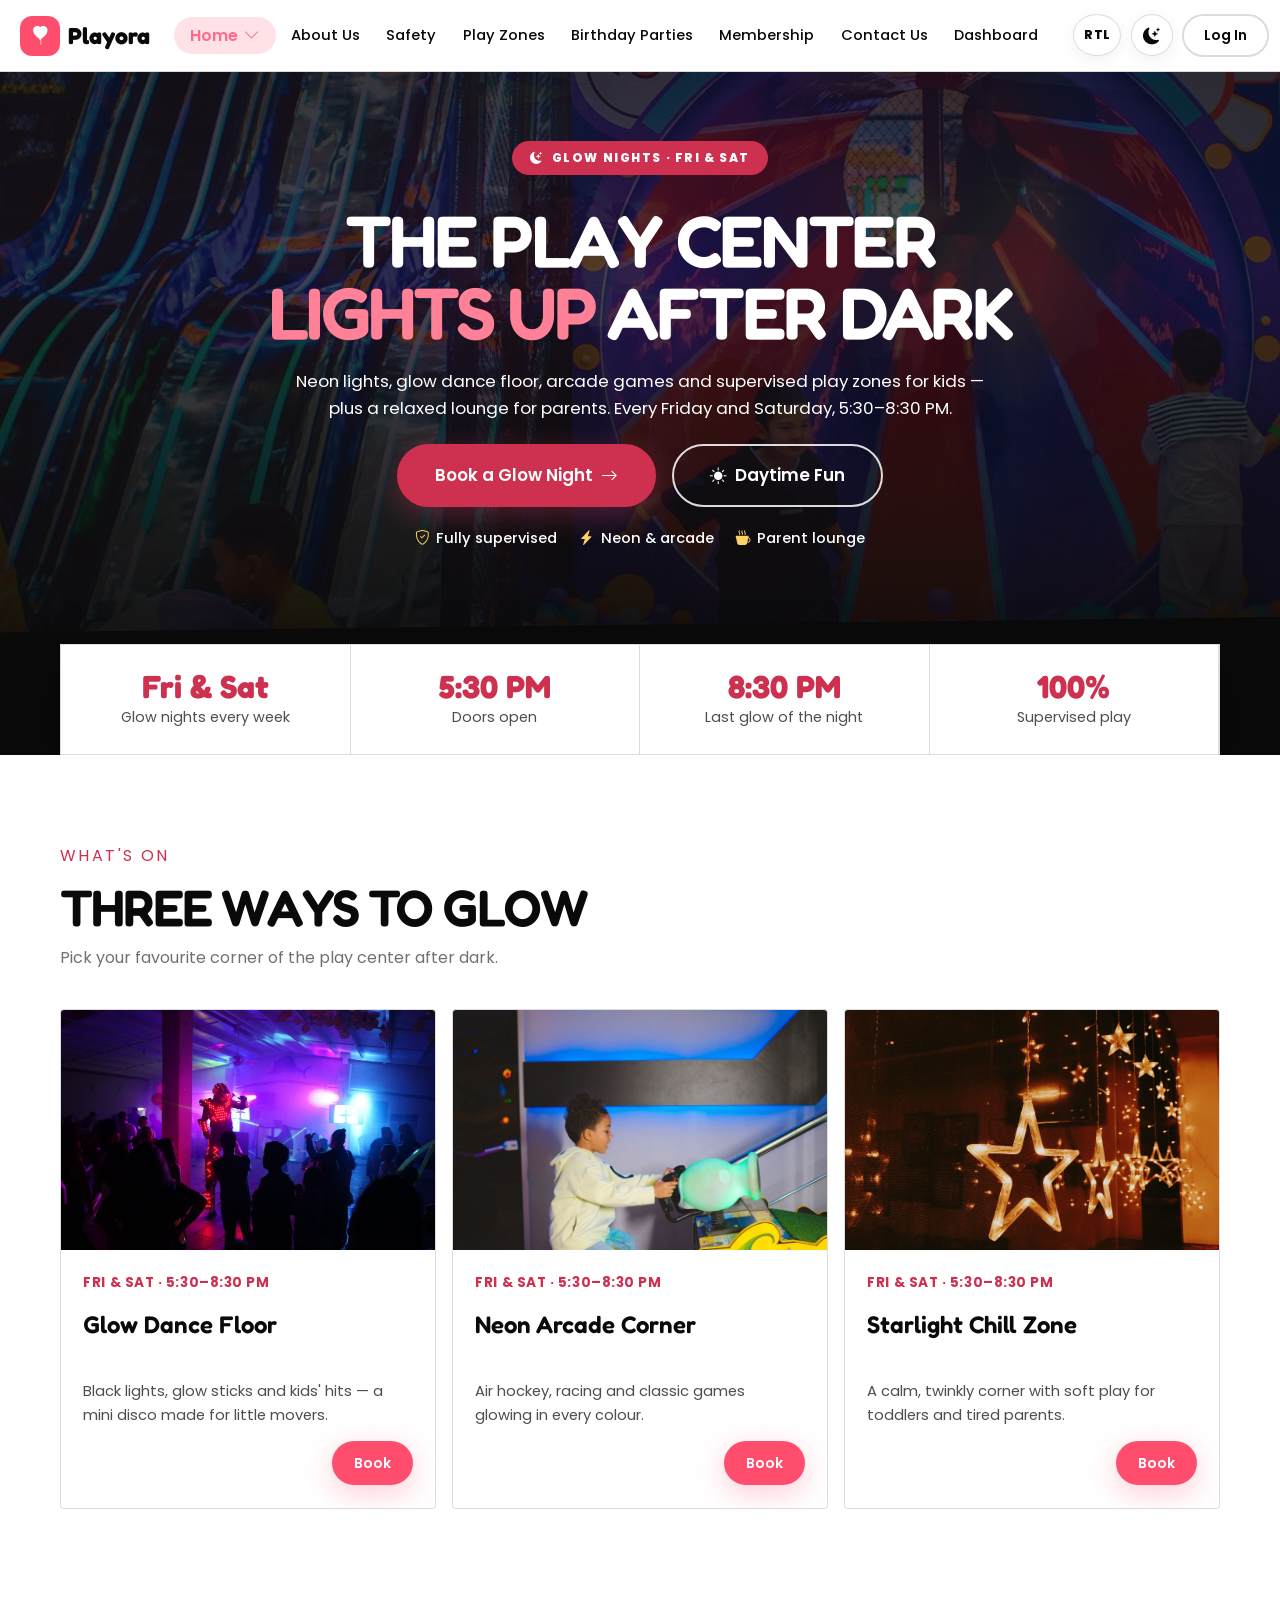
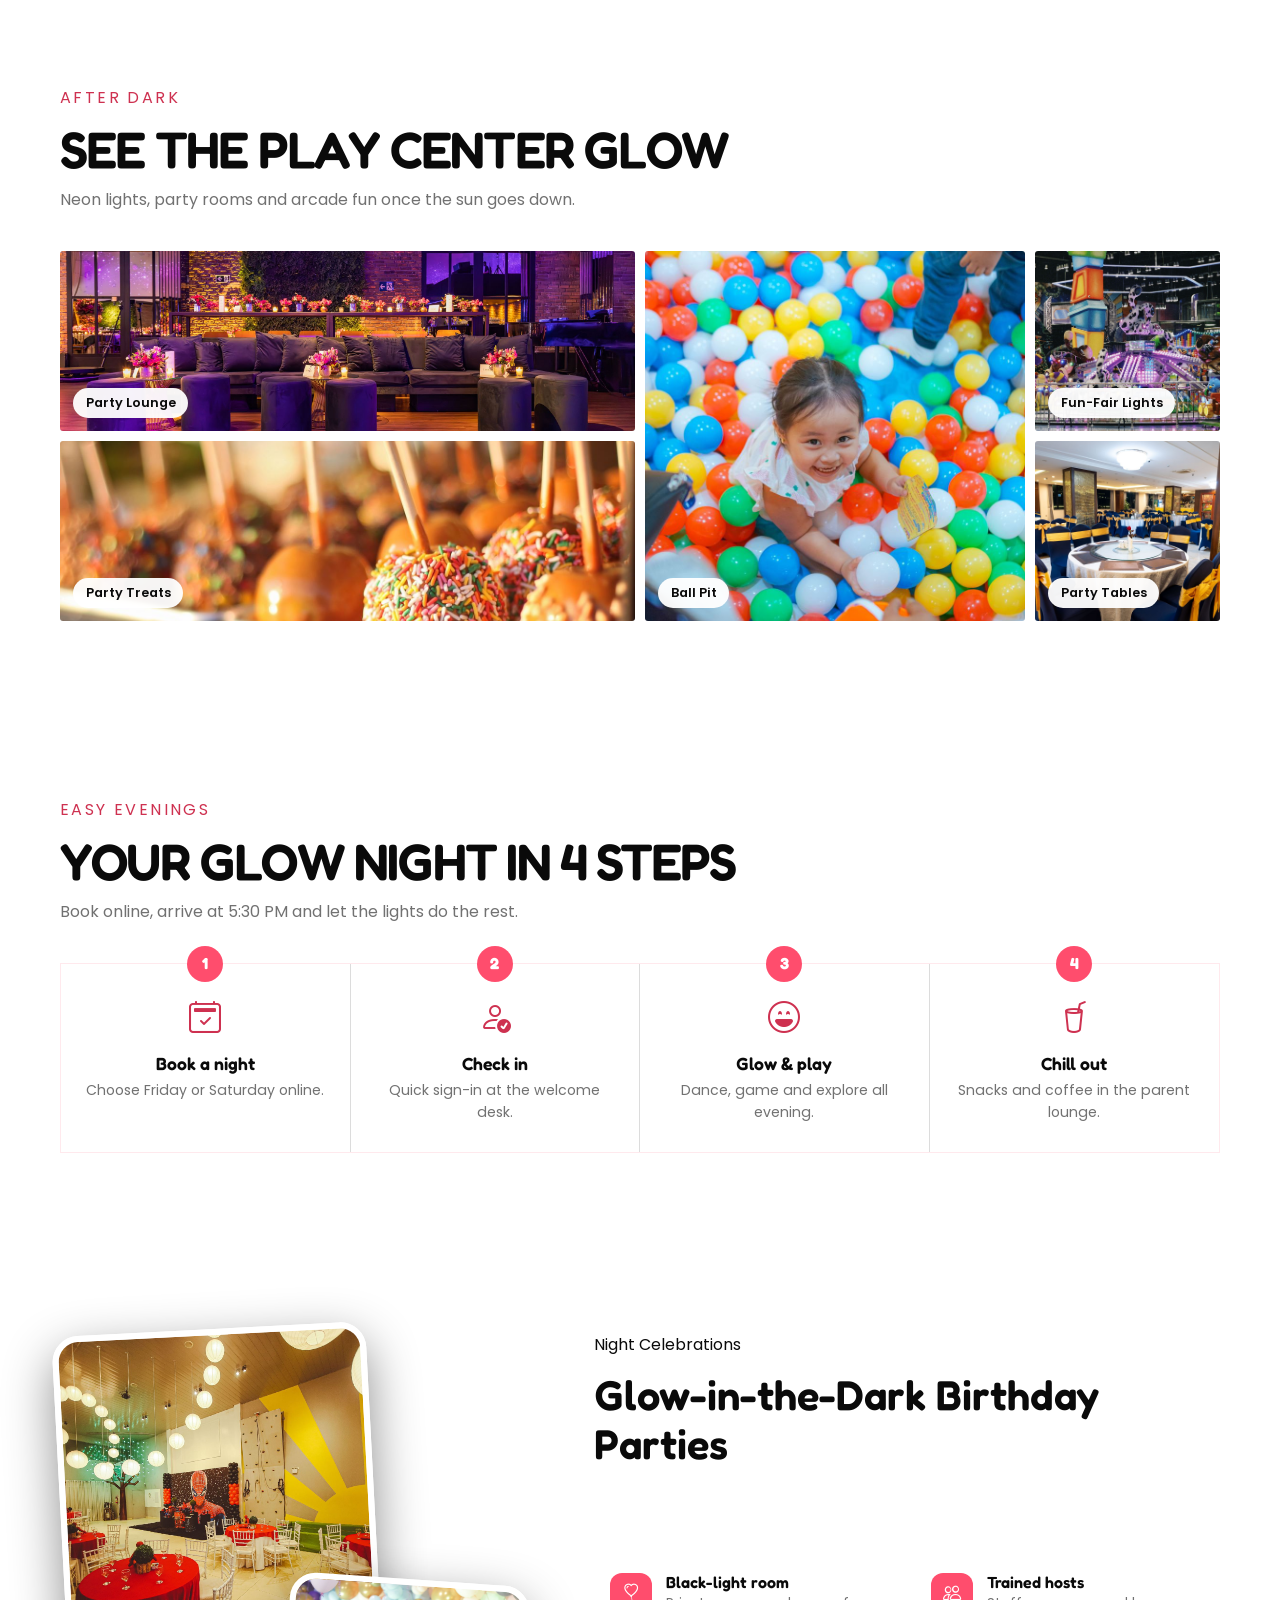
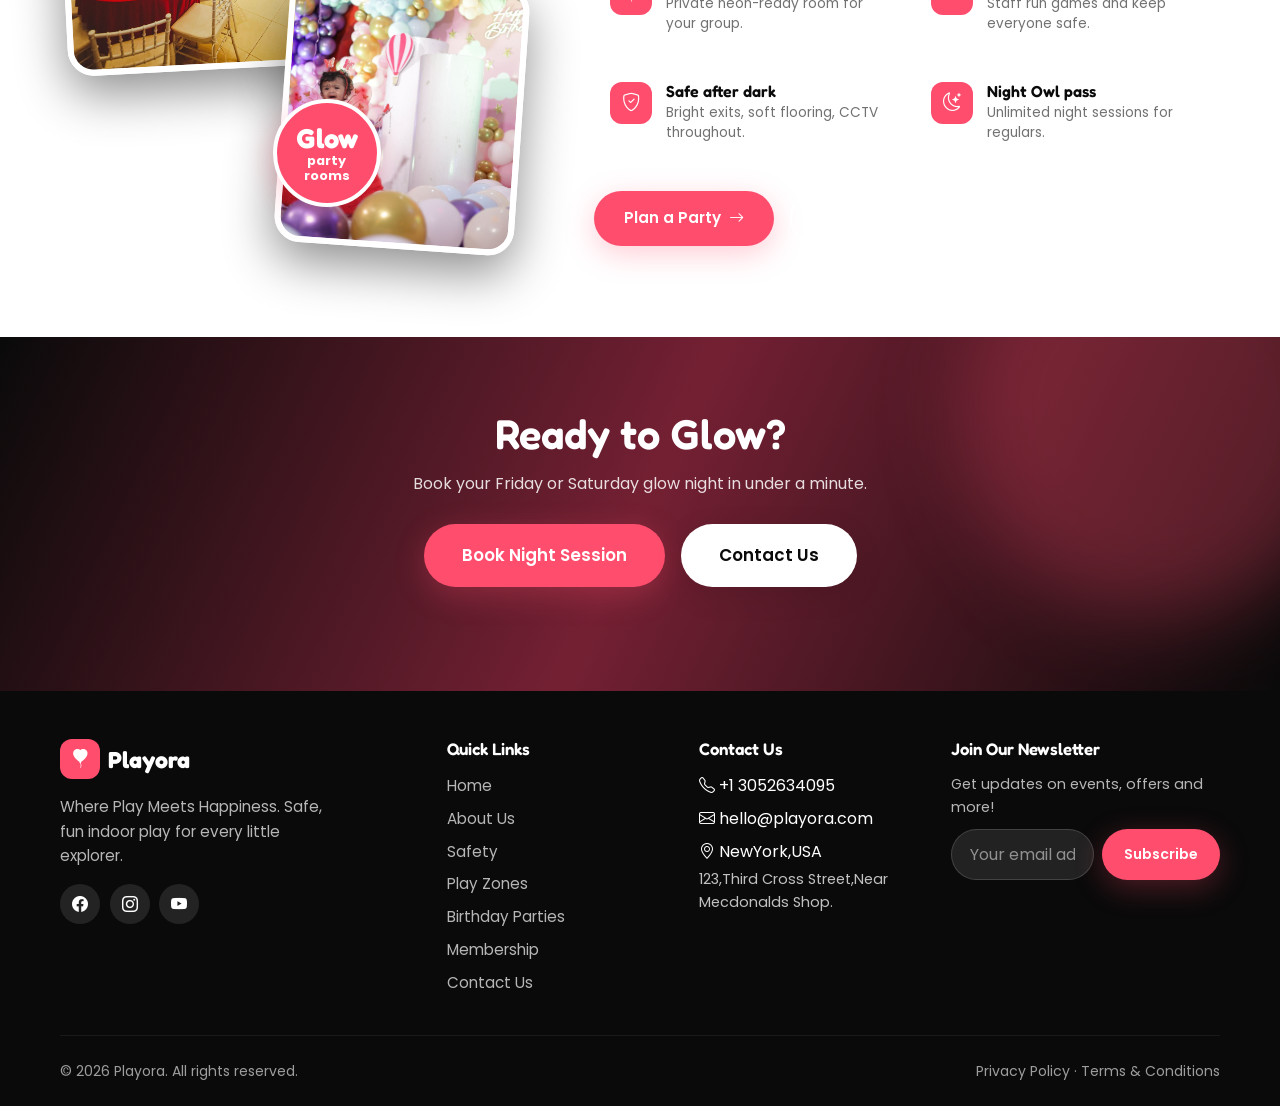
<file: index-night.html>
<!DOCTYPE html>
<html lang="en">
<head>
  <meta charset="UTF-8">
  <meta name="viewport" content="width=device-width, initial-scale=1.0">
  <title>Playora Night – Glow Nights at the Indoor Play Center for Kids</title>
  <link rel="icon" type="image/svg+xml" href="assets/favicon.svg">
  <link rel="icon" type="image/png" sizes="32x32" href="assets/favicon-32.png">
  <link rel="shortcut icon" href="favicon.ico">
  <link rel="apple-touch-icon" href="assets/apple-touch-icon.png">
  <meta name="description" content="Glow nights at Playora indoor play center: neon lights, arcade corner and supervised play every Friday and Saturday, 5:30–8:30 PM.">
  <link rel="preconnect" href="https://fonts.googleapis.com">
  <link rel="preconnect" href="https://fonts.gstatic.com" crossorigin>
  <link href="https://fonts.googleapis.com/css2?family=Fredoka:wght@400;500;600;700&family=Poppins:wght@400;500;600;700&display=swap" rel="stylesheet">
  <link rel="stylesheet" href="https://cdn.jsdelivr.net/npm/bootstrap-icons@1.11.3/font/bootstrap-icons.min.css">
  <link rel="stylesheet" href="assets/css/style.css">
  <link rel="stylesheet" href="assets/css/redesign.css">
  <style>
    body.night-home { background: var(--black); color: var(--white); }
    body.night-home .site-header { background: var(--night-bg); border-bottom-color: var(--night-line); }
    body.night-home .site-header .logo, body.night-home .nav-link, body.night-home .home-switch-trigger { color: var(--night-fg); }
    body.night-home .nav-link:hover, body.night-home .nav-link.active { color: var(--accent); background: var(--accent-soft); }
    body.night-home .home-switch-dropdown { background: var(--white) !important; }
    body.night-home .home-switch-dropdown .home-option { color: var(--black) !important; }
    body.night-home .menu-toggle { background: var(--night-bg); color: var(--night-fg); }
    @media (max-width: 768px) {
      body.night-home .nav-menu .nav-link,
      body.night-home .nav-menu .home-switch-trigger { color: var(--night-fg); }
    }
      </style>
  <script>try{if(localStorage.getItem('playora-dir')==='rtl')document.documentElement.setAttribute('dir','rtl');}catch(e){}</script>
</head>
<body class="night-home">
  <header class="site-header">
    <div class="header-inner">
      <a href="index.html" class="logo"><span class="logo-mark"><i class="bi bi-balloon-heart-fill"></i></span> Playora</a>
      <nav class="nav-menu">
        <div class="home-switch">
          <span class="home-switch-trigger active" aria-current="page">Home <i class="bi bi-chevron-down"></i></span>
          <div class="home-switch-dropdown">
            <a href="index.html" class="home-option"><span class="home-option-icon day"><i class="bi bi-sun-fill"></i></span> Home 1 – Main</a>
            <a href="index-night.html" class="home-option active" aria-current="page"><span class="home-option-icon night"><i class="bi bi-moon-stars-fill"></i></span> Home 2 – Night</a>
          </div>
        </div>
        <a href="about.html" class="nav-link">About Us</a>
        <a href="safety.html" class="nav-link">Safety</a>
        <a href="play-zones.html" class="nav-link">Play Zones</a>
        <a href="birthday-parties.html" class="nav-link">Birthday Parties</a>
        <a href="membership.html" class="nav-link">Membership</a>
        <a href="contact.html" class="nav-link">Contact Us</a>
        <a href="dashboard.html" class="nav-link">Dashboard</a>
        <a href="login.html" class="nav-link nav-auth-mobile">Log In</a>
      </nav>
      <div class="header-actions">
        <button class="rtl-toggle" type="button" aria-label="Switch to right-to-left layout" aria-pressed="false" title="RTL / LTR">RTL</button>
        <button class="theme-toggle" type="button" aria-label="Switch to dark mode"><i class="bi bi-moon-stars-fill"></i></button>
        <a href="login.html" class="btn btn-outline btn-sm auth-btn">Log In</a>
        <button class="menu-toggle"><i class="bi bi-list"></i></button>
      </div>
    </div>
  </header>

  <!-- HERO -->
  <section class="hx-hero nx-hero">
    <div class="hx-hero-bg"><img src="assets/images/safe.jpg" alt="Neon-lit arcade games and ticket station at the Playora play center after dark" fetchpriority="high"></div>
    <div class="container">
      <div class="observe-fade">
        <span class="hx-eyebrow"><i class="bi bi-moon-stars-fill"></i> Glow Nights · Fri &amp; Sat</span>
        <h1>The Play Center <span class="pop">Lights Up</span> After Dark</h1>
        <p class="lead">Neon lights, glow dance floor, arcade games and supervised play zones for kids — plus a relaxed lounge for parents. Every Friday and Saturday, 5:30–8:30 PM.</p>
        <div class="hero-btns">
          <a href="login.html" class="btn btn-primary btn-lg">Book a Glow Night <i class="bi bi-arrow-right"></i></a>
          <a href="index.html" class="btn btn-ghost btn-lg"><i class="bi bi-sun-fill"></i> Daytime Fun</a>
        </div>
        <div class="hx-trust">
          <span><i class="bi bi-shield-check"></i> Fully supervised</span>
          <span><i class="bi bi-lightning-charge-fill"></i> Neon &amp; arcade</span>
          <span><i class="bi bi-cup-hot-fill"></i> Parent lounge</span>
        </div>
      </div>
      <div class="hx-stack observe-fade delay-1">
        <div class="hx-photo p1"><img src="assets/images/hero-home.jpg" alt="Smiling girl holding glowing light sticks at a glow party"></div>
        <div class="hx-photo p2"><img src="assets/images/kid-9.jpg" alt="Two kids laughing over an air hockey table in the arcade"></div>
        <span class="hx-chip c1"><i class="bi bi-stars"></i> Glow party</span>
        <span class="hx-chip c2"><i class="bi bi-controller"></i> Arcade corner</span>
      </div>
    </div>
  </section>

  <!-- QUICK FACTS -->
  <section class="hx-stats">
    <div class="container">
      <div class="hx-stats-card observe-fade">
        <div class="hx-stat"><strong>Fri &amp; Sat</strong><span>Glow nights every week</span></div>
        <div class="hx-stat"><strong>5:30 PM</strong><span>Doors open</span></div>
        <div class="hx-stat"><strong>8:30 PM</strong><span>Last glow of the night</span></div>
        <div class="hx-stat"><strong>100%</strong><span>Supervised play</span></div>
      </div>
    </div>
  </section>

  <!-- WHAT'S ON -->
  <section class="hx-section">
    <div class="container">
      <div class="hx-head observe-fade">
        <span class="eyebrow">What's On</span>
        <h2 class="nx-glowtxt">Three Ways to Glow</h2>
        <p>Pick your favourite corner of the play center after dark.</p>
      </div>
      <div class="nx-sessions">
        <article class="nx-session observe-fade">
          <img src="assets/images/glow.jpg" alt="Glow dance floor with neon lights" loading="lazy">
          <div class="body"><span class="time">Fri &amp; Sat · 5:30–8:30 PM</span><h3>Glow Dance Floor</h3><p>Black lights, glow sticks and kids' hits — a mini disco made for little movers.</p><div class="meta"><span>Ages 4–12</span><a href="login.html" class="btn btn-primary btn-sm">Book</a></div></div>
        </article>
        <article class="nx-session observe-fade delay-1">
          <img src="assets/images/kid-7.jpg" alt="Child playing an arcade game under blue neon light" loading="lazy">
          <div class="body"><span class="time">Fri &amp; Sat · 5:30–8:30 PM</span><h3>Neon Arcade Corner</h3><p>Air hockey, racing and classic games glowing in every colour.</p><div class="meta"><span>All ages</span><a href="login.html" class="btn btn-primary btn-sm">Book</a></div></div>
        </article>
        <article class="nx-session observe-fade delay-2">
          <img src="assets/images/star.jpg" alt="Star-shaped lanterns glowing in a dark room" loading="lazy">
          <div class="body"><span class="time">Fri &amp; Sat · 5:30–8:30 PM</span><h3>Starlight Chill Zone</h3><p>A calm, twinkly corner with soft play for toddlers and tired parents.</p><div class="meta"><span>Ages 1–5</span><a href="login.html" class="btn btn-primary btn-sm">Book</a></div></div>
        </article>
      </div>
    </div>
  </section>

  <!-- NIGHT GALLERY -->
  <section class="hx-section tint">
    <div class="container">
      <div class="hx-head observe-fade">
        <span class="eyebrow">After Dark</span>
        <h2 class="nx-glowtxt">See the Play Center Glow</h2>
        <p>Neon lights, party rooms and arcade fun once the sun goes down.</p>
      </div>
      <div class="hx-mosaic observe-fade">
        <figure class="wide"><img src="assets/images/vip.jpg" alt="Purple-lit party lounge with sofas and glowing tables" loading="lazy"><figcaption>Party Lounge</figcaption></figure>
        <figure class="tall"><img src="assets/images/kid-6.jpg" alt="Toddler smiling in a colourful ball pit" loading="lazy"><figcaption>Ball Pit</figcaption></figure>
        <figure><img src="assets/images/adventure.jpg" alt="Brightly lit fun-fair style play structure" loading="lazy"><figcaption>Fun-Fair Lights</figcaption></figure>
        <figure class="wide"><img src="assets/images/kid-10.jpg" alt="Candy apples with sprinkles on a party treat stand" loading="lazy"><figcaption>Party Treats</figcaption></figure>
        <figure><img src="assets/images/choose.jpg" alt="Decorated party tables set for a celebration" loading="lazy"><figcaption>Party Tables</figcaption></figure>
      </div>
    </div>
  </section>

  <!-- HOW IT WORKS -->
  <section class="hx-section">
    <div class="container">
      <div class="hx-head observe-fade">
        <span class="eyebrow">Easy Evenings</span>
        <h2 class="nx-glowtxt">Your Glow Night in 4 Steps</h2>
        <p>Book online, arrive at 5:30 PM and let the lights do the rest.</p>
      </div>
      <div class="hx-steps">
        <div class="hx-step observe-fade"><i class="bi bi-calendar2-check"></i><h3>Book a night</h3><p>Choose Friday or Saturday online.</p></div>
        <div class="hx-step observe-fade delay-1"><i class="bi bi-person-check"></i><h3>Check in</h3><p>Quick sign-in at the welcome desk.</p></div>
        <div class="hx-step observe-fade delay-2"><i class="bi bi-emoji-laughing"></i><h3>Glow &amp; play</h3><p>Dance, game and explore all evening.</p></div>
        <div class="hx-step observe-fade delay-3"><i class="bi bi-cup-straw"></i><h3>Chill out</h3><p>Snacks and coffee in the parent lounge.</p></div>
      </div>
    </div>
  </section>

  <!-- NIGHT PARTIES + SAFETY -->
  <section class="hx-section tint">
    <div class="container hx-split">
      <div class="hx-collage observe-fade">
        <div class="hx-photo a"><img src="assets/images/corner.jpg" alt="Warmly lit party hall with themed decor and tables" loading="lazy"></div>
        <div class="hx-photo b"><img src="assets/images/joy.jpg" alt="Toddler celebrating birthday surrounded by balloons" loading="lazy"></div>
        <div class="badge-round"><b>Glow</b>party<br>rooms</div>
      </div>
      <div class="observe-fade delay-1">
        <span class="eyebrow">Night Celebrations</span>
        <h2 class="nx-glowtxt" style="margin-block:0.75rem;">Glow-in-the-Dark Birthday Parties</h2>
        <p style="color:rgba(255,255,255,0.8);">Book our black-light party room for a birthday they'll talk about for months. We supply the neon, the games and the host.</p>
        <div class="hx-feats">
          <div class="hx-feat"><i class="bi bi-balloon-heart"></i><div><h4>Black-light room</h4><p>Private neon-ready room for your group.</p></div></div>
          <div class="hx-feat"><i class="bi bi-people"></i><div><h4>Trained hosts</h4><p>Staff run games and keep everyone safe.</p></div></div>
          <div class="hx-feat"><i class="bi bi-shield-check"></i><div><h4>Safe after dark</h4><p>Bright exits, soft flooring, CCTV throughout.</p></div></div>
          <div class="hx-feat"><i class="bi bi-moon-stars"></i><div><h4>Night Owl pass</h4><p>Unlimited night sessions for regulars.</p></div></div>
        </div>
        <div class="hero-btns" style="margin-bottom:0;">
          <a href="birthday-parties.html" class="btn btn-primary">Plan a Party <i class="bi bi-arrow-right"></i></a>
          <a href="membership.html" class="btn btn-ghost" style="border-color:#fff;color:#fff;">Night Owl Membership</a>
        </div>
      </div>
    </div>
  </section>

  <!-- CTA -->
  <section class="cta-full">
    <div class="container observe-fade">
      <h2>Ready to Glow?</h2>
      <p>Book your Friday or Saturday glow night in under a minute.</p>
      <div class="hero-btns">
        <a href="login.html" class="btn btn-primary btn-lg">Book Night Session</a>
        <a href="contact.html" class="btn btn-white btn-lg">Contact Us</a>
      </div>
    </div>
  </section>

  <!-- 6. FOOTER -->
  <footer class="site-footer">
    <div class="container">
      <div class="footer-grid">
        <div class="footer-brand">
          <a href="index.html" class="logo" style="color:#fff;">
            <span class="logo-mark"><i class="bi bi-balloon-heart-fill"></i></span>
            Playora
          </a>
          <p>Where Play Meets Happiness. Safe, fun indoor play for every little explorer.</p>
          <div class="footer-social">
            <a href="#" class="social-btn" aria-label="Facebook"><i class="bi bi-facebook"></i></a>
            <a href="#" class="social-btn" aria-label="Instagram"><i class="bi bi-instagram"></i></a>
            <a href="#" class="social-btn" aria-label="YouTube"><i class="bi bi-youtube"></i></a>
          </div>
        </div>
        <div class="footer-col">
          <h4>Quick Links</h4>
          <ul class="footer-links">
            <li><a href="index.html">Home</a></li>
            <li><a href="about.html">About Us</a></li>
            <li><a href="safety.html">Safety</a></li>
            <li><a href="play-zones.html">Play Zones</a></li>
            <li><a href="birthday-parties.html">Birthday Parties</a></li>
            <li><a href="membership.html">Membership</a></li>
            <li><a href="contact.html">Contact Us</a></li>
          </ul>
        </div>
        <div class="footer-col">
          <h4>Contact Us</h4>
          <ul class="footer-links">
            <li><i class="bi bi-telephone"></i> +1 3052634095</li>
            <li><i class="bi bi-envelope"></i> hello@playora.com</li>
            <li><i class="bi bi-geo-alt"></i> NewYork,USA<p>123,Third Cross Street,Near Mecdonalds Shop.</p></li>
            
          </ul>
        </div>
        <div class="footer-col">
          <h4>Join Our Newsletter</h4>
          <p style="opacity:0.7; font-size:0.9rem; margin-bottom:0.5rem;">Get updates on events, offers and more!</p>
          <form class="newsletter-form" data-validate>
            <input type="email" required placeholder="Your email address">
            <button type="submit" class="btn btn-primary btn-sm">Subscribe</button>
          </form>
        </div>
      </div>
      <div class="footer-bottom">
        <span>© 2026 Playora. All rights reserved.</span>
        <span>Privacy Policy · Terms & Conditions</span>
      </div>
    </div>
  </footer>
  <script src="assets/js/main.js"></script>
</body>
</html>
</file>
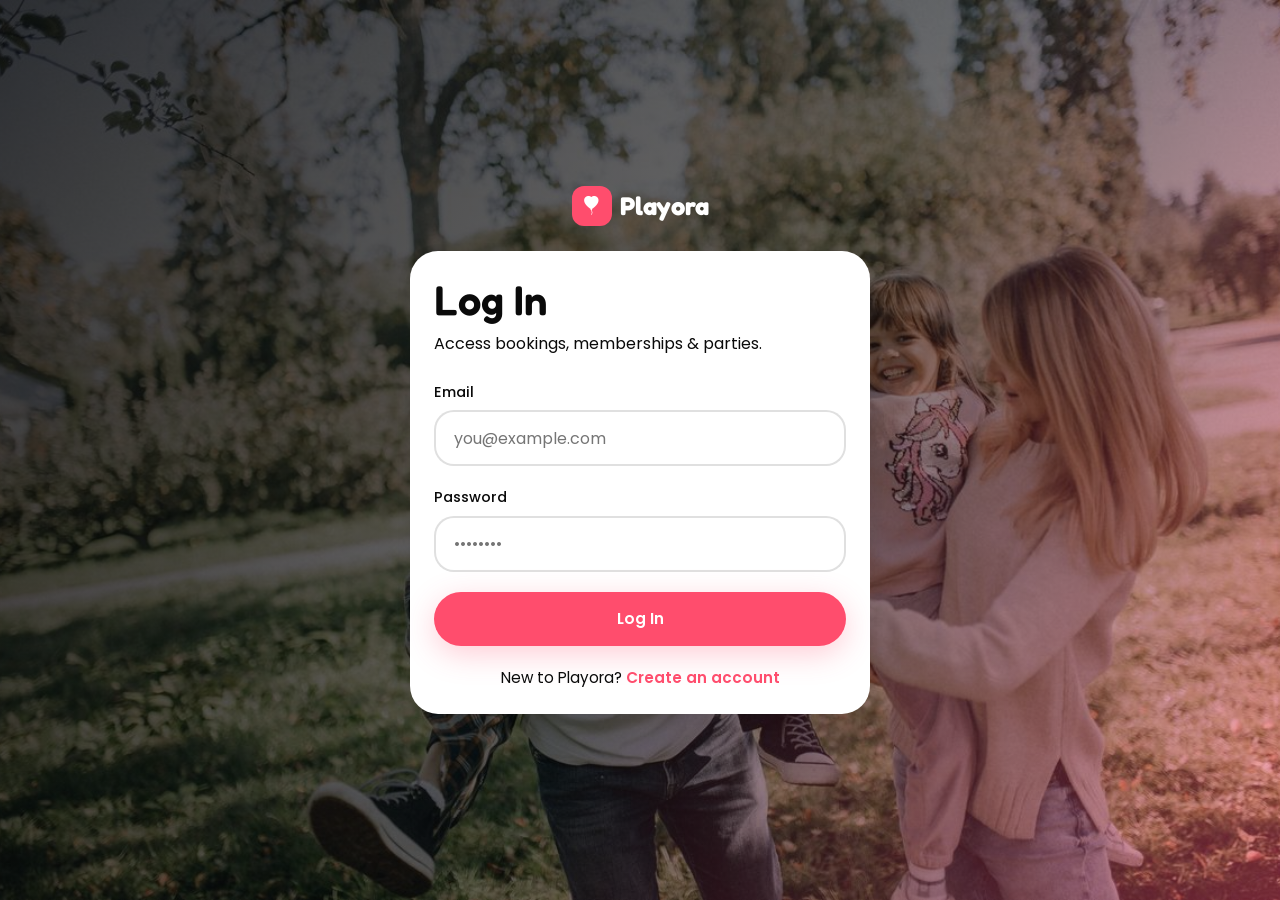
<file: login.html>
<!DOCTYPE html>
<html lang="en">
<head>
  <script>try{if(localStorage.getItem('playora-theme')==='dark')document.documentElement.setAttribute('data-theme','dark');}catch(e){}try{if(localStorage.getItem('playora-dir')==='rtl')document.documentElement.setAttribute('dir','rtl');}catch(e){}</script>
  <meta charset="UTF-8">
  <meta name="viewport" content="width=device-width, initial-scale=1.0">
  <title>Log In | Playora</title>
  <meta name="description" content="Log in to your Playora parent account to book play sessions, manage memberships and plan birthday parties.">
  <link rel="icon" type="image/svg+xml" href="assets/favicon.svg">
  <link rel="icon" type="image/png" sizes="32x32" href="assets/favicon-32.png">
  <link rel="shortcut icon" href="favicon.ico">
  <link rel="apple-touch-icon" href="assets/apple-touch-icon.png">
  <link rel="preconnect" href="https://fonts.googleapis.com">
  <link rel="preconnect" href="https://fonts.gstatic.com" crossorigin>
  <link href="https://fonts.googleapis.com/css2?family=Fredoka:wght@400;500;600;700&family=Poppins:wght@400;500;600;700&display=swap" rel="stylesheet">
  <link rel="stylesheet" href="https://cdn.jsdelivr.net/npm/bootstrap-icons@1.11.3/font/bootstrap-icons.min.css">
  <link rel="stylesheet" href="assets/css/style.css">
  <link rel="stylesheet" href="assets/css/redesign.css">
</head>
<body class="auth-page" style="--auth-bg:url('../images/happy.jpg');">
  <main class="auth-main">
    <div class="auth-wrap">
      <a href="index.html" class="logo auth-logo"><span class="logo-mark"><i class="bi bi-balloon-heart-fill"></i></span> Playora</a>
        <div class="card">
          <div class="card-body">
            <h2 style="margin-bottom:0.4rem;">Log In</h2>
            <p style="color:var(--dark-soft); margin-bottom:1.5rem;">Access bookings, memberships &amp; parties.</p>
            <form data-validate action="dashboard.html" method="get">
              <div class="form-group">
                <label class="form-label">Email</label>
                <input type="email" class="form-control" required placeholder="you@example.com">
                <div class="form-error">Enter a valid email</div>
              </div>
              <div class="form-group">
                <label class="form-label">Password</label>
                <input type="password" class="form-control" required placeholder="••••••••">
                <div class="form-error">Password required</div>
              </div>
              <button type="submit" class="btn btn-primary w-full">Log In</button>
            </form>
            <p class="auth-switch">New to Playora? <a href="signup.html">Create an account</a></p>
          </div>
        </div>
    </div>
  </main>
  <script src="assets/js/main.js"></script>
</body>
</html>
</file>
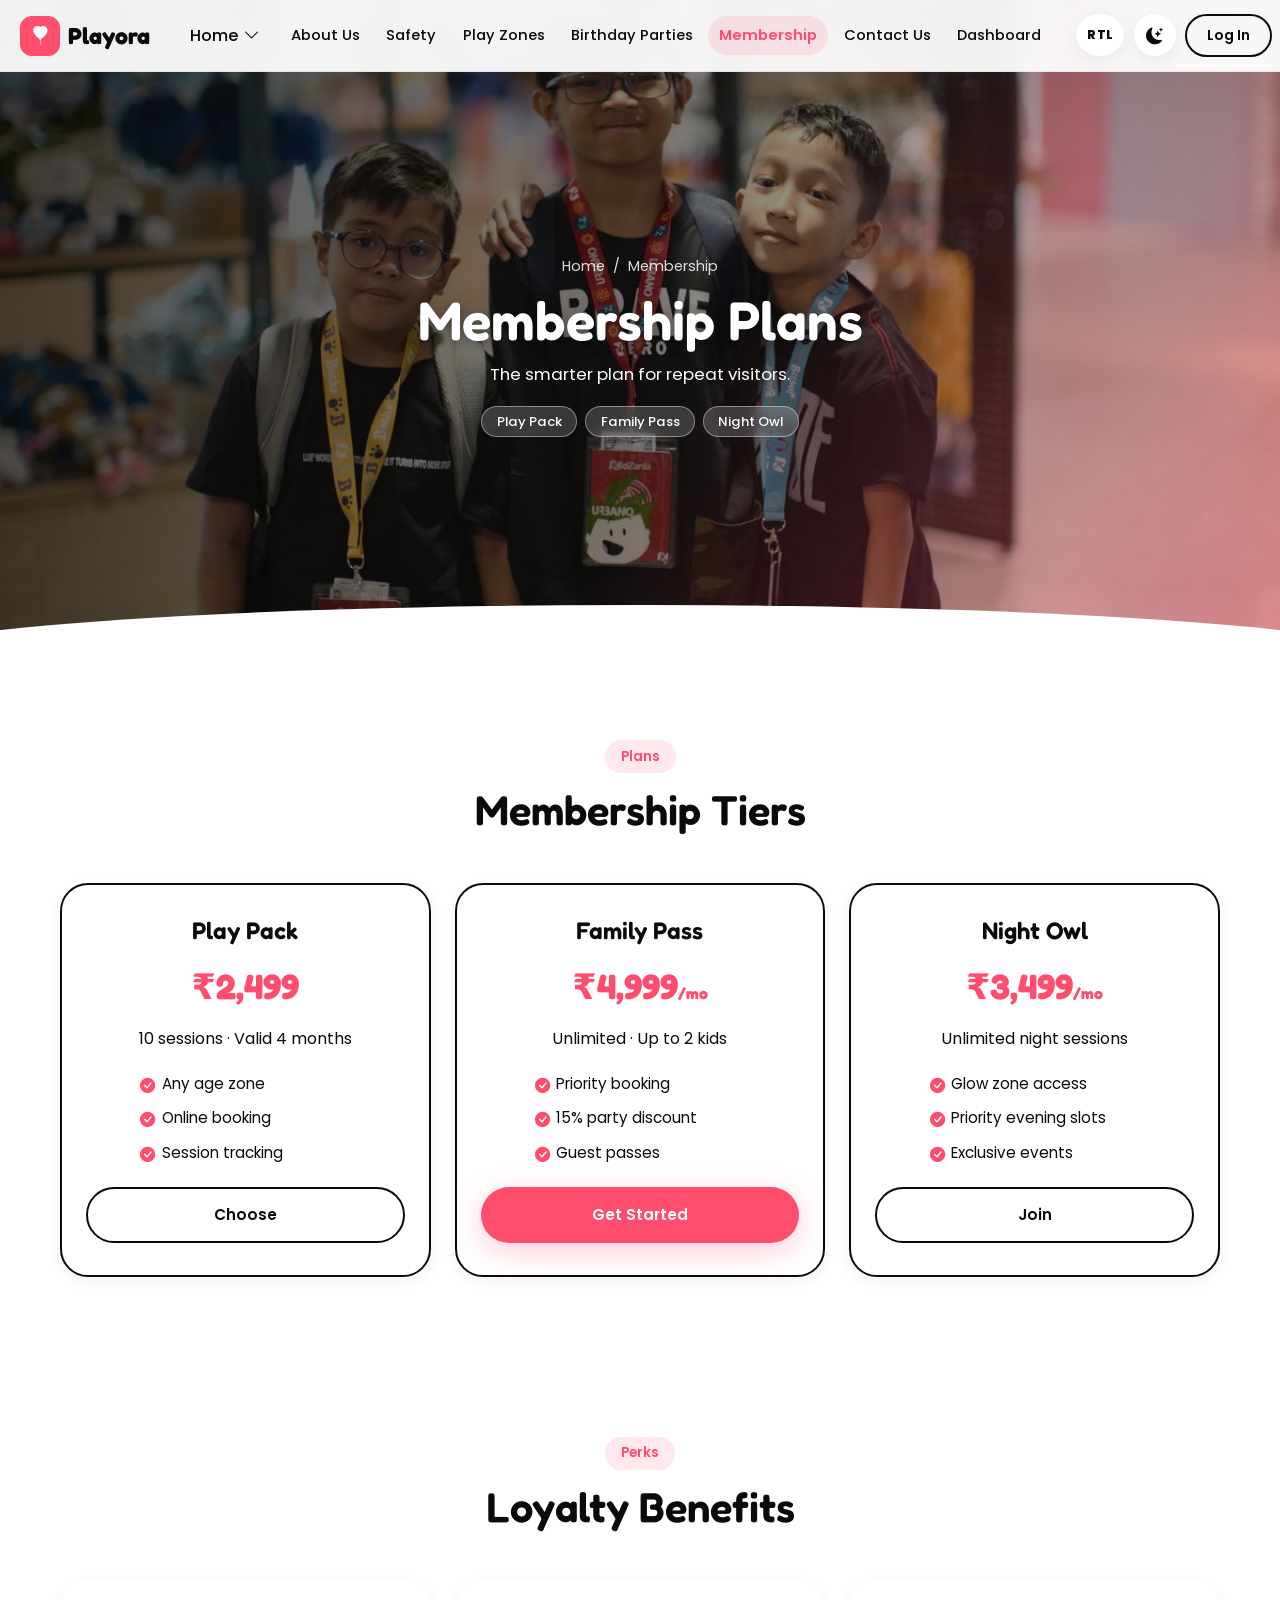
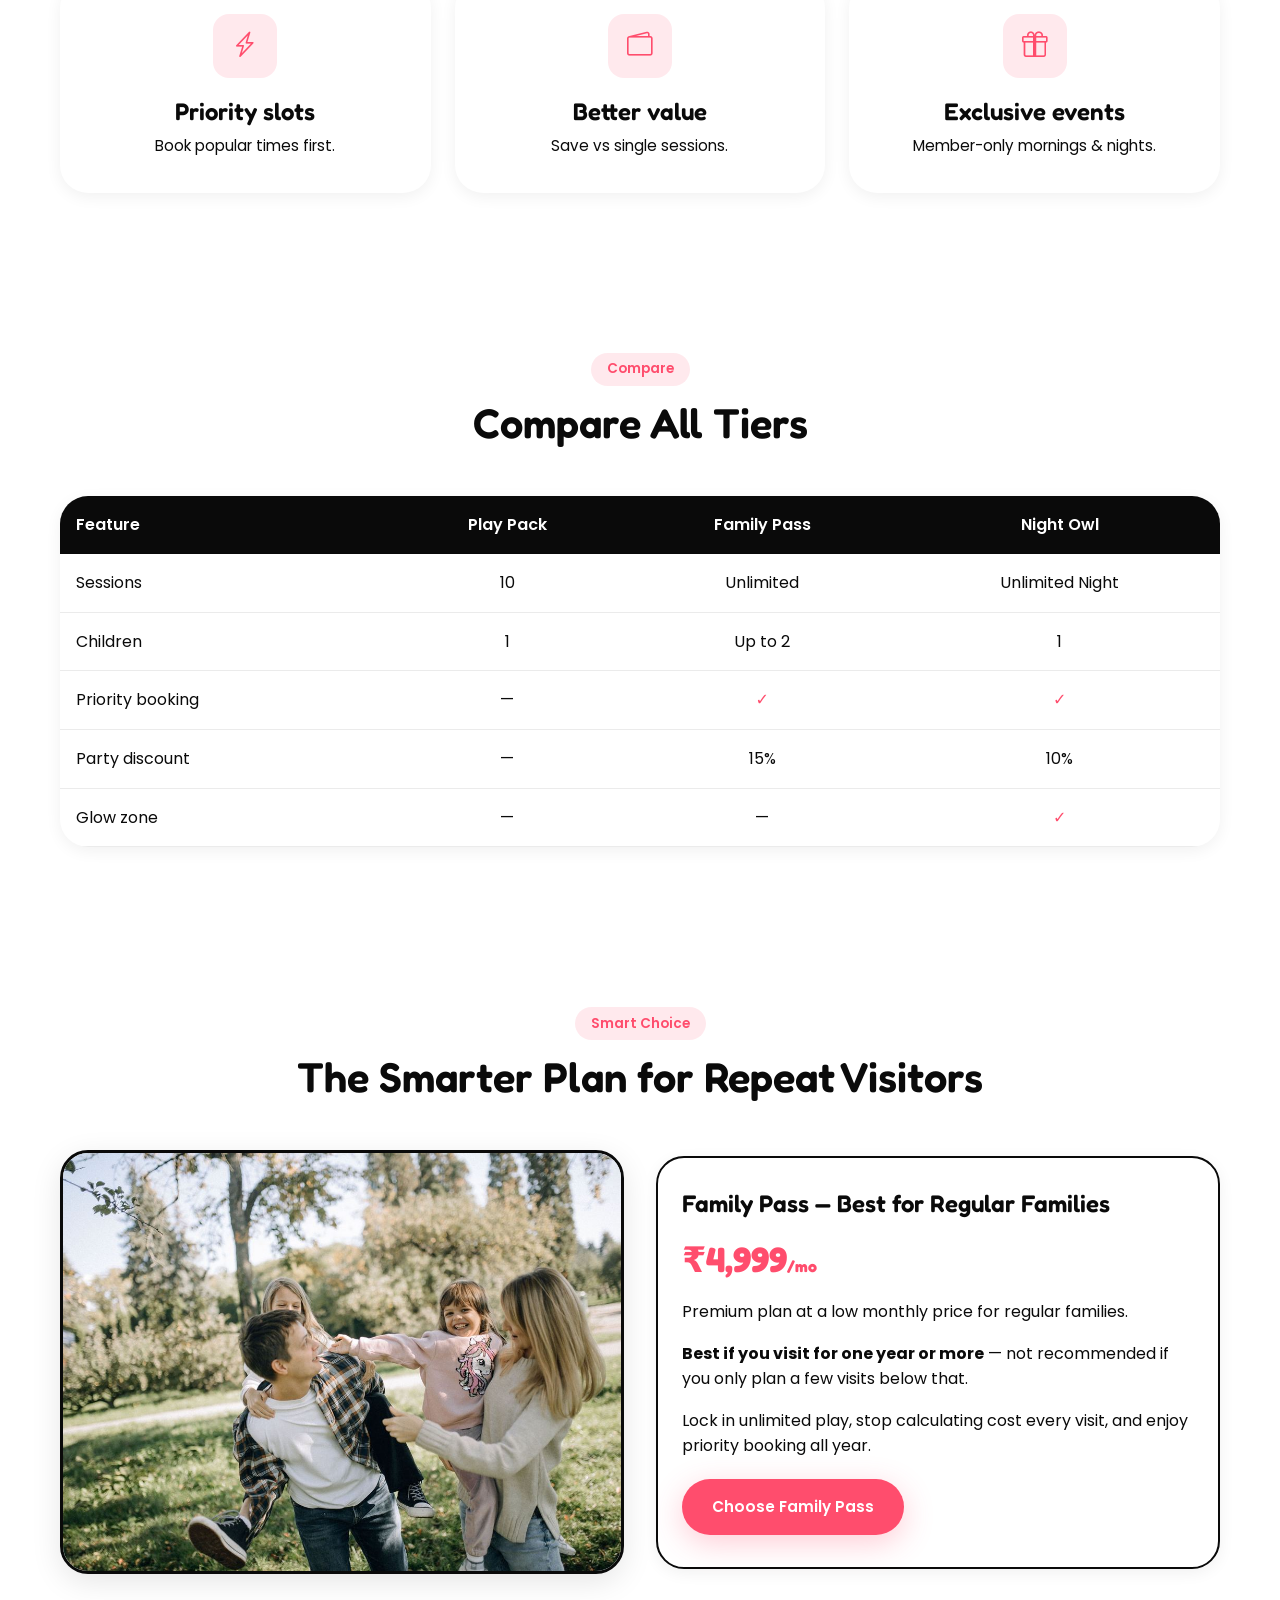
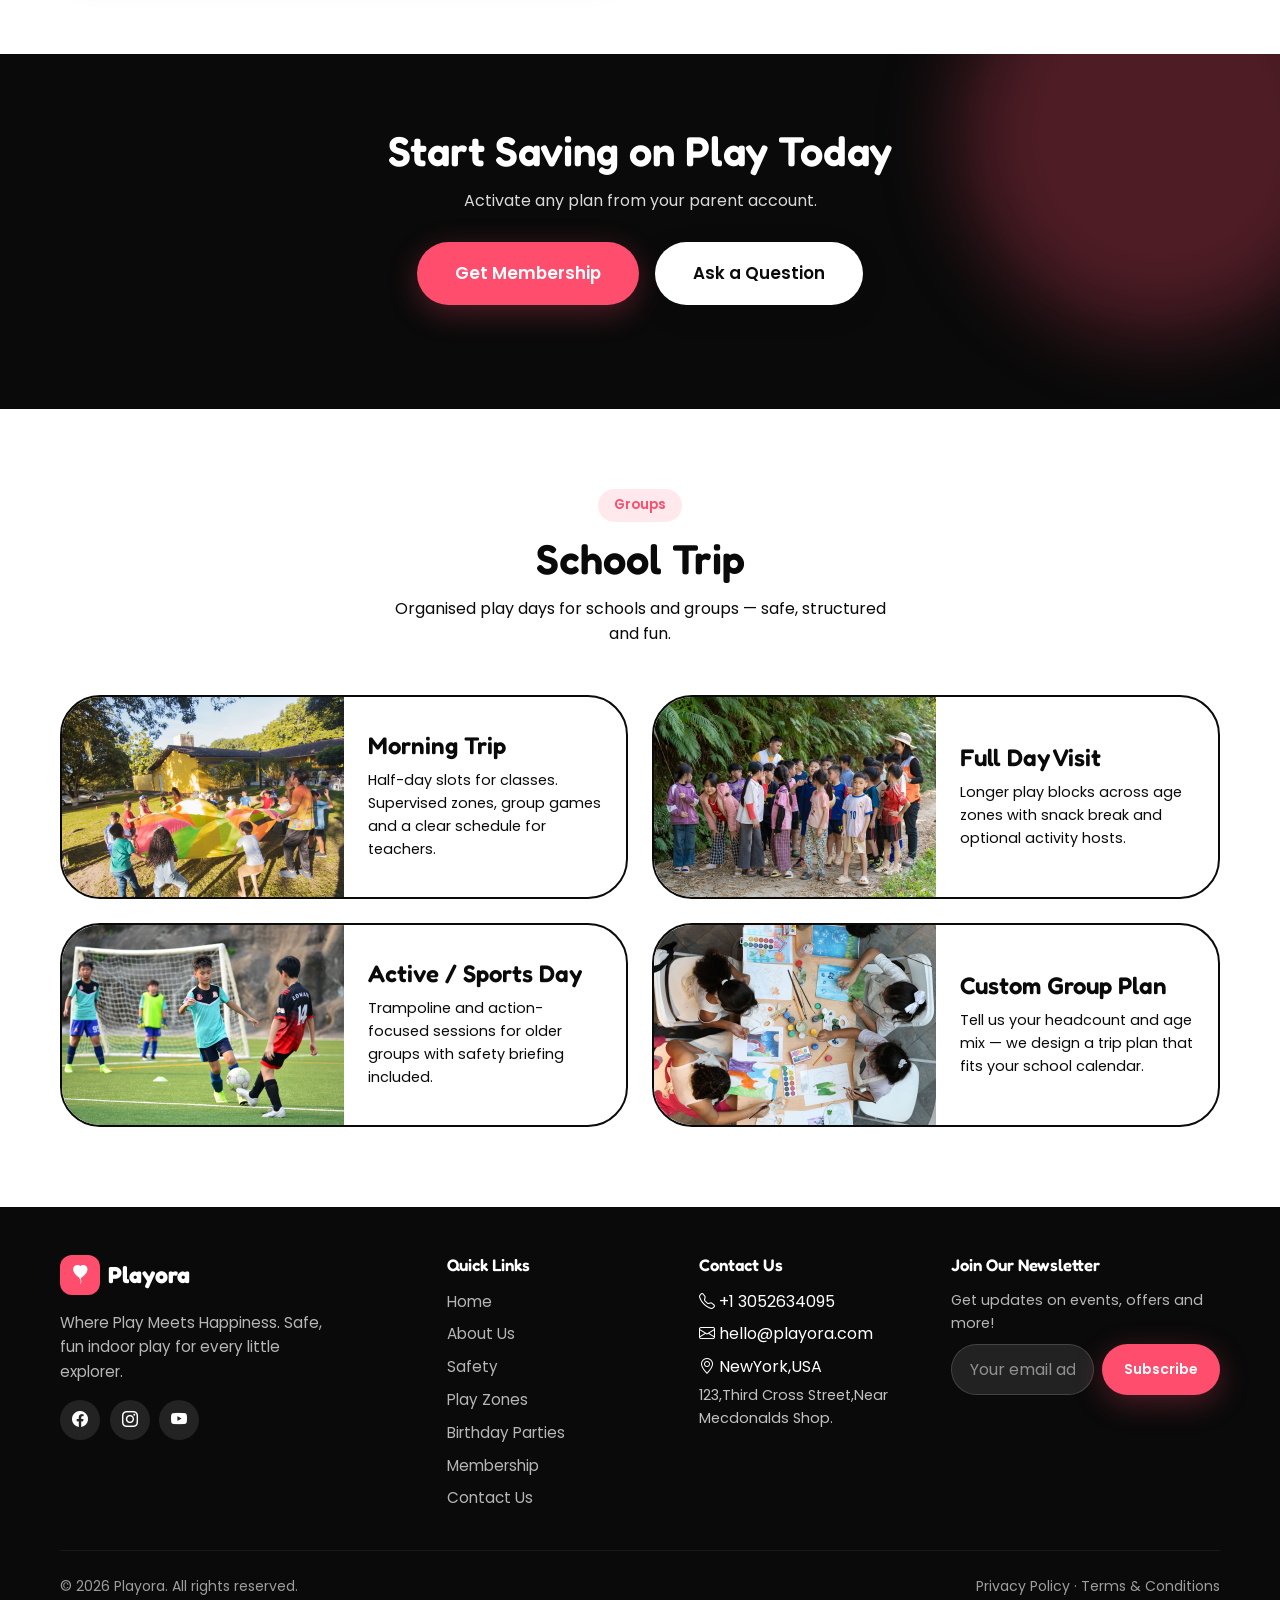
<file: membership.html>
<!DOCTYPE html>
<html lang="en">
<head>
  <script>try{if(localStorage.getItem('playora-theme')==='dark')document.documentElement.setAttribute('data-theme','dark');}catch(e){}try{if(localStorage.getItem('playora-dir')==='rtl')document.documentElement.setAttribute('dir','rtl');}catch(e){}</script>
  <meta charset="UTF-8">
  <meta name="viewport" content="width=device-width, initial-scale=1.0">
  <title>Membership | Playora</title>
  <meta name="description" content="Compare Playora membership plans for repeat visitors: session packs, family passes and night passes for our indoor kids' play center.">
  <link rel="icon" type="image/svg+xml" href="assets/favicon.svg">
  <link rel="icon" type="image/png" sizes="32x32" href="assets/favicon-32.png">
  <link rel="shortcut icon" href="favicon.ico">
  <link rel="apple-touch-icon" href="assets/apple-touch-icon.png">
  <link rel="preconnect" href="https://fonts.googleapis.com">
  <link rel="preconnect" href="https://fonts.gstatic.com" crossorigin>
  <link href="https://fonts.googleapis.com/css2?family=Fredoka:wght@400;500;600;700&family=Poppins:wght@400;500;600;700&display=swap" rel="stylesheet">
  <link rel="stylesheet" href="https://cdn.jsdelivr.net/npm/bootstrap-icons@1.11.3/font/bootstrap-icons.min.css">
  <link rel="stylesheet" href="assets/css/style.css">
  <link rel="stylesheet" href="assets/css/redesign.css">
</head>
<body>
  <header class="site-header">
    <div class="header-inner">
      <a href="index.html" class="logo"><span class="logo-mark"><i class="bi bi-balloon-heart-fill"></i></span> Playora</a>
      <nav class="nav-menu">
        <div class="home-switch">
          <span class="home-switch-trigger">Home <i class="bi bi-chevron-down"></i></span>
          <div class="home-switch-dropdown">
            <a href="index.html" class="home-option"><span class="home-option-icon day"><i class="bi bi-sun-fill"></i></span> Home 1 – Main</a>
            <a href="index-night.html" class="home-option"><span class="home-option-icon night"><i class="bi bi-moon-stars-fill"></i></span> Home 2 – Night</a>
          </div>
        </div>
        <a href="about.html" class="nav-link">About Us</a>
        <a href="safety.html" class="nav-link">Safety</a>
        <a href="play-zones.html" class="nav-link">Play Zones</a>
        <a href="birthday-parties.html" class="nav-link">Birthday Parties</a>
        <a href="membership.html" class="nav-link active" aria-current="page">Membership</a>
        <a href="contact.html" class="nav-link">Contact Us</a>
        <a href="dashboard.html" class="nav-link">Dashboard</a>
        <a href="login.html" class="nav-link nav-auth-mobile">Log In</a>
      </nav>
      <div class="header-actions">
        <button class="rtl-toggle" type="button" aria-label="Switch to right-to-left layout" aria-pressed="false" title="RTL / LTR">RTL</button>
        <button class="theme-toggle" aria-label="Switch to dark mode"><i class="bi bi-moon-stars-fill"></i></button>
        <a href="login.html" class="btn btn-outline btn-sm auth-btn">Log In</a>
        <button class="menu-toggle"><i class="bi bi-list"></i></button>
      </div>
    </div>
  </header>

  <section class="page-hero" style="background-image:url('assets/images/junior.jpg');">
    <div class="container">
      <nav class="breadcrumb"><a href="index.html">Home</a> <span>/</span> <span>Membership</span></nav>
      <h1>Membership Plans</h1>
      <p>The smarter plan for repeat visitors.</p>
      <div class="ph-tags"><span>Play Pack</span><span>Family Pass</span><span>Night Owl</span></div>
    </div>
  </section>

  <!-- Plans – same color all 3 -->
  <section class="section">
    <div class="container">
      <div class="section-head observe-fade"><span class="eyebrow">Plans</span><h2>Membership Tiers</h2></div>
      <div style="display:grid;grid-template-columns:repeat(3,1fr);gap:1.5rem;">
        <div class="tier-card observe-fade">
          <h3>Play Pack</h3>
          <div class="price">₹2,499</div>
          <p>10 sessions · Valid 4 months</p>
          <ul>
            <li><i class="bi bi-check-circle-fill"></i> Any age zone</li>
            <li><i class="bi bi-check-circle-fill"></i> Online booking</li>
            <li><i class="bi bi-check-circle-fill"></i> Session tracking</li>
          </ul>
          <a href="login.html" class="btn btn-outline w-full">Choose</a>
        </div>
        <div class="tier-card observe-fade delay-1">
          <h3>Family Pass</h3>
          <div class="price">₹4,999<span style="font-size:1rem;">/mo</span></div>
          <p>Unlimited · Up to 2 kids</p>
          <ul>
            <li><i class="bi bi-check-circle-fill"></i> Priority booking</li>
            <li><i class="bi bi-check-circle-fill"></i> 15% party discount</li>
            <li><i class="bi bi-check-circle-fill"></i> Guest passes</li>
          </ul>
          <a href="login.html" class="btn btn-primary w-full">Get Started</a>
        </div>
        <div class="tier-card observe-fade delay-2">
          <h3>Night Owl</h3>
          <div class="price">₹3,499<span style="font-size:1rem;">/mo</span></div>
          <p>Unlimited night sessions</p>
          <ul>
            <li><i class="bi bi-check-circle-fill"></i> Glow zone access</li>
            <li><i class="bi bi-check-circle-fill"></i> Priority evening slots</li>
            <li><i class="bi bi-check-circle-fill"></i> Exclusive events</li>
          </ul>
          <a href="login.html" class="btn btn-outline w-full">Join</a>
        </div>
      </div>
    </div>
  </section>

  <!-- Loyalty -->
  <section class="section" style="background:var(--white);">
    <div class="container">
      <div class="section-head observe-fade"><span class="eyebrow">Perks</span><h2>Loyalty Benefits</h2></div>
      <div class="feature-grid">
        <div class="feature-item observe-fade"><div class="icon"><i class="bi bi-lightning-charge"></i></div><h3>Priority slots</h3><p>Book popular times first.</p></div>
        <div class="feature-item observe-fade delay-1"><div class="icon"><i class="bi bi-wallet2"></i></div><h3>Better value</h3><p>Save vs single sessions.</p></div>
        <div class="feature-item observe-fade delay-2"><div class="icon"><i class="bi bi-gift"></i></div><h3>Exclusive events</h3><p>Member-only mornings &amp; nights.</p></div>
      </div>
    </div>
  </section>

  <!-- Compare -->
  <section class="section">
    <div class="container">
      <div class="section-head observe-fade"><span class="eyebrow">Compare</span><h2>Compare All Tiers</h2></div>
      <div class="card observe-fade" style="overflow-x:auto;">
        <table class="compare-table">
          <thead><tr><th>Feature</th><th>Play Pack</th><th>Family Pass</th><th>Night Owl</th></tr></thead>
          <tbody>
            <tr><td>Sessions</td><td>10</td><td>Unlimited</td><td>Unlimited Night</td></tr>
            <tr><td>Children</td><td>1</td><td>Up to 2</td><td>1</td></tr>
            <tr><td>Priority booking</td><td>—</td><td class="check">✓</td><td class="check">✓</td></tr>
            <tr><td>Party discount</td><td>—</td><td>15%</td><td>10%</td></tr>
            <tr><td>Glow zone</td><td>—</td><td>—</td><td class="check">✓</td></tr>
          </tbody>
        </table>
      </div>
    </div>
  </section>

  <!-- Smart Choice with image + premium note -->
  <section class="section" style="background:var(--white);">
    <div class="container">
      <div class="section-head observe-fade"><span class="eyebrow">Smart Choice</span><h2>The Smarter Plan for Repeat Visitors</h2></div>
      <div class="smart-grid observe-fade">
        <div class="smart-img">
          <!-- Replace this image: put your file in assets/images/ and change src -->
          <img src="assets/images/happy.jpg" alt="Happy family at Playora">
        </div>
        <div>
          <div class="tier-card" style="text-align:left;">
            <h3>Family Pass — Best for Regular Families</h3>
            <div class="price" style="text-align:left;">₹4,999<span style="font-size:1rem;">/mo</span></div>
            <p style="margin-bottom:1rem;">Premium plan at a low monthly price for regular families.</p>
            <p style="margin-bottom:1rem;"><strong>Best if you visit for one year or more</strong> — not recommended if you only plan a few visits below that.</p>
            <p style="margin-bottom:1.25rem;">Lock in unlimited play, stop calculating cost every visit, and enjoy priority booking all year.</p>
            <a href="login.html" class="btn btn-primary">Choose Family Pass</a>
          </div>
        </div>
      </div>
    </div>
  </section>

  <section class="cta-full">
    <div class="container observe-fade">
      <h2>Start Saving on Play Today</h2>
      <p>Activate any plan from your parent account.</p>
      <div class="hero-btns">
        <a href="login.html" class="btn btn-primary btn-lg">Get Membership</a>
        <a href="contact.html" class="btn btn-white btn-lg">Ask a Question</a>
      </div>
    </div>
  </section>
  
  <!-- School Trip -->
  <section class="section">
    <div class="container">
      <div class="section-head observe-fade">
        <span class="eyebrow">Groups</span>
        <h2>School Trip</h2>
        <p>Organised play days for schools and groups — safe, structured and fun.</p>
      </div>
      <div class="trip-grid">
        <div class="trip-box observe-fade">
          <img src="assets/images/morning.jpg" alt="Morning trip">
          <div class="trip-box-body">
            <h3>Morning Trip</h3>
            <p>Half-day slots for classes. Supervised zones, group games and a clear schedule for teachers.</p>
          </div>
        </div>
        <div class="trip-box observe-fade delay-1">
          <img src="assets/images/full.jpg" alt="Full day">
          <div class="trip-box-body">
            <h3>Full Day Visit</h3>
            <p>Longer play blocks across age zones with snack break and optional activity hosts.</p>
          </div>
        </div>
        <div class="trip-box observe-fade">
          <img src="assets/images/sports.jpg" alt="Sports day">
          <div class="trip-box-body">
            <h3>Active / Sports Day</h3>
            <p>Trampoline and action-focused sessions for older groups with safety briefing included.</p>
          </div>
        </div>
        <div class="trip-box observe-fade delay-1">
          <img src="assets/images/custom.jpg" alt="Custom trip">
          <div class="trip-box-body">
            <h3>Custom Group Plan</h3>
            <p>Tell us your headcount and age mix — we design a trip plan that fits your school calendar.</p>
          </div>
        </div>
      </div>
    </div>
  </section>

  
   <!-- 6. FOOTER -->
  <footer class="site-footer">
    <div class="container">
      <div class="footer-grid">
        <div class="footer-brand">
          <a href="index.html" class="logo" style="color:#fff;">
            <span class="logo-mark"><i class="bi bi-balloon-heart-fill"></i></span>
            Playora
          </a>
          <p>Where Play Meets Happiness. Safe, fun indoor play for every little explorer.</p>
          <div class="footer-social">
            <a href="#" class="social-btn" aria-label="Facebook"><i class="bi bi-facebook"></i></a>
            <a href="#" class="social-btn" aria-label="Instagram"><i class="bi bi-instagram"></i></a>
            <a href="#" class="social-btn" aria-label="YouTube"><i class="bi bi-youtube"></i></a>
          </div>
        </div>
        <div class="footer-col">
          <h4>Quick Links</h4>
          <ul class="footer-links">
            <li><a href="index.html">Home</a></li>
            <li><a href="about.html">About Us</a></li>
            <li><a href="safety.html">Safety</a></li>
            <li><a href="play-zones.html">Play Zones</a></li>
            <li><a href="birthday-parties.html">Birthday Parties</a></li>
            <li><a href="membership.html">Membership</a></li>
            <li><a href="contact.html">Contact Us</a></li>
          </ul>
        </div>
        <div class="footer-col">
          <h4>Contact Us</h4>
          <ul class="footer-links">
            <li><i class="bi bi-telephone"></i> +1 3052634095</li>
            <li><i class="bi bi-envelope"></i> hello@playora.com</li>
            <li><i class="bi bi-geo-alt"></i> NewYork,USA<p>123,Third Cross Street,Near Mecdonalds Shop.</p></li>
            
          </ul>
        </div>
        <div class="footer-col">
          <h4>Join Our Newsletter</h4>
          <p style="opacity:0.7; font-size:0.9rem; margin-bottom:0.5rem;">Get updates on events, offers and more!</p>
          <form class="newsletter-form" data-validate>
            <input type="email" required placeholder="Your email address">
            <button type="submit" class="btn btn-primary btn-sm">Subscribe</button>
          </form>
        </div>
      </div>
      <div class="footer-bottom">
        <span>© 2026 Playora. All rights reserved.</span>
        <span>Privacy Policy · Terms & Conditions</span>
      </div>
    </div>
  </footer>
  <script src="assets/js/main.js"></script>
</body>
</html>
</file>
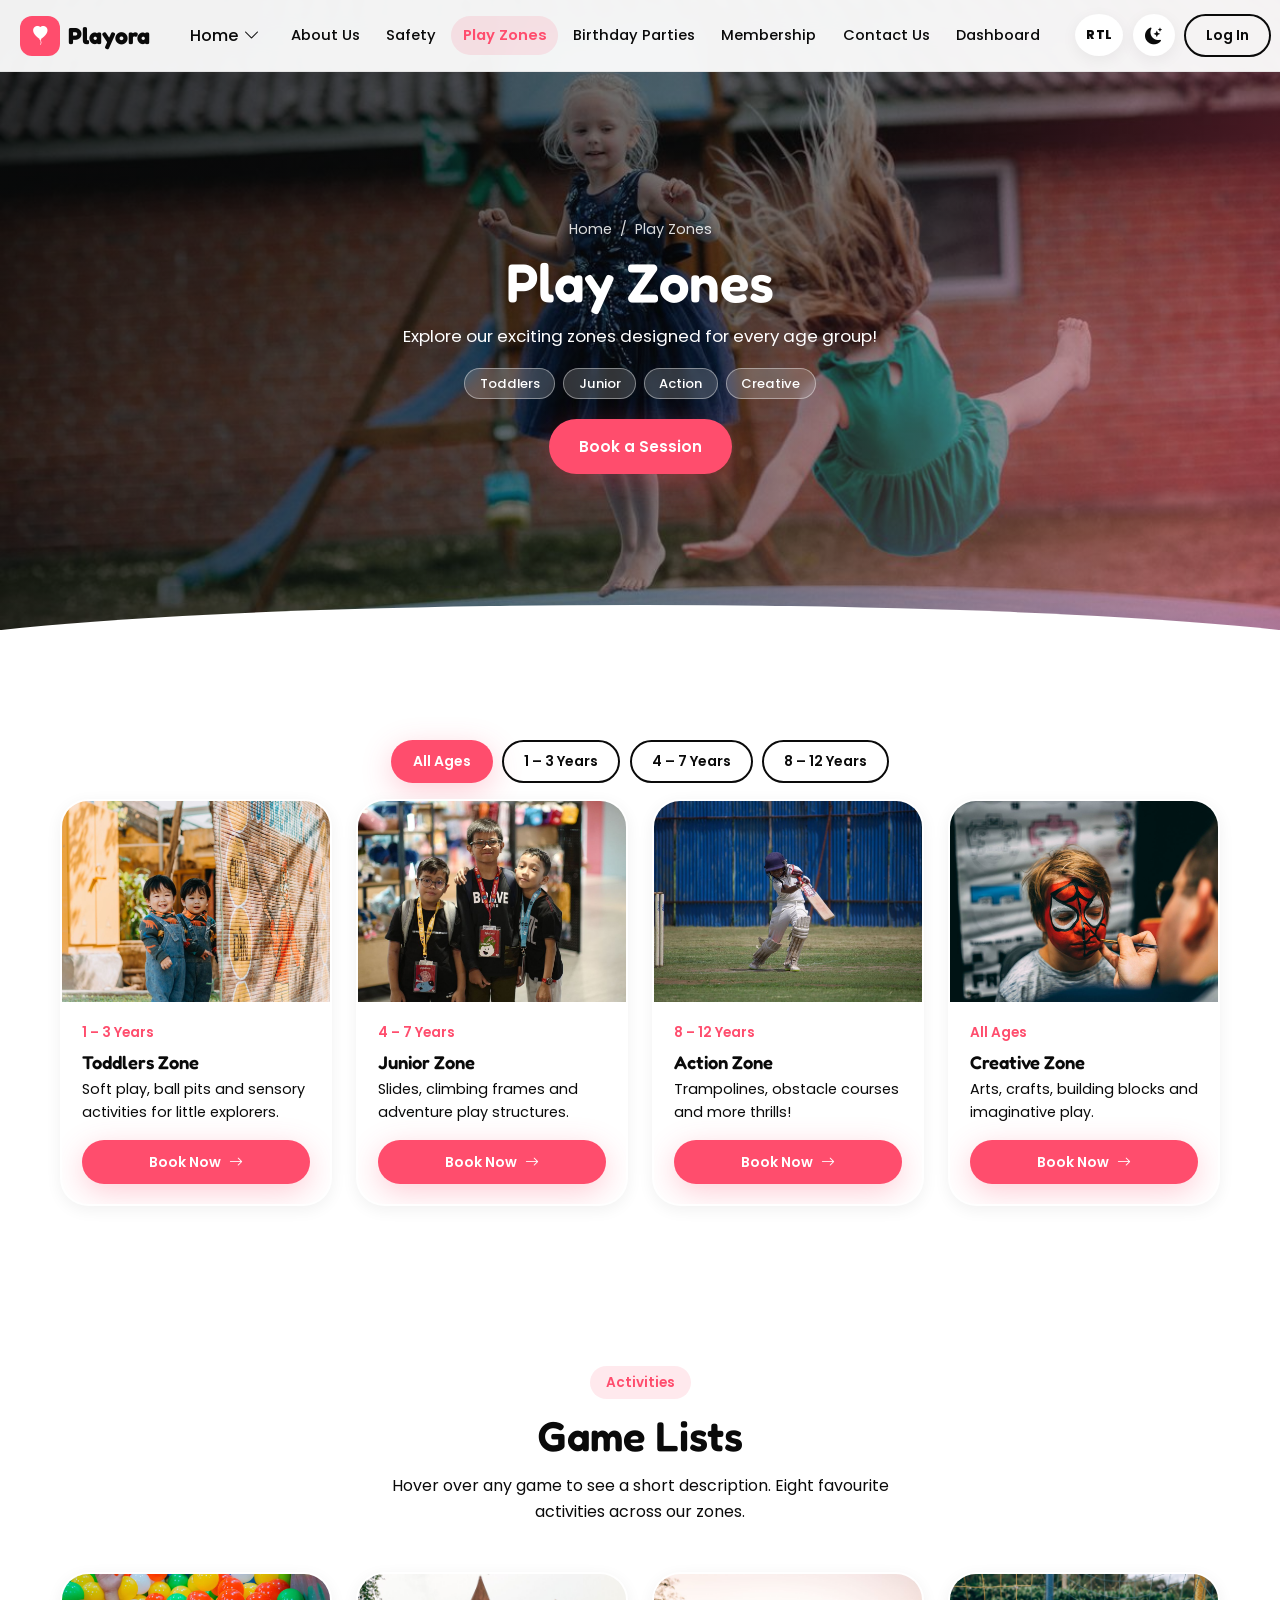
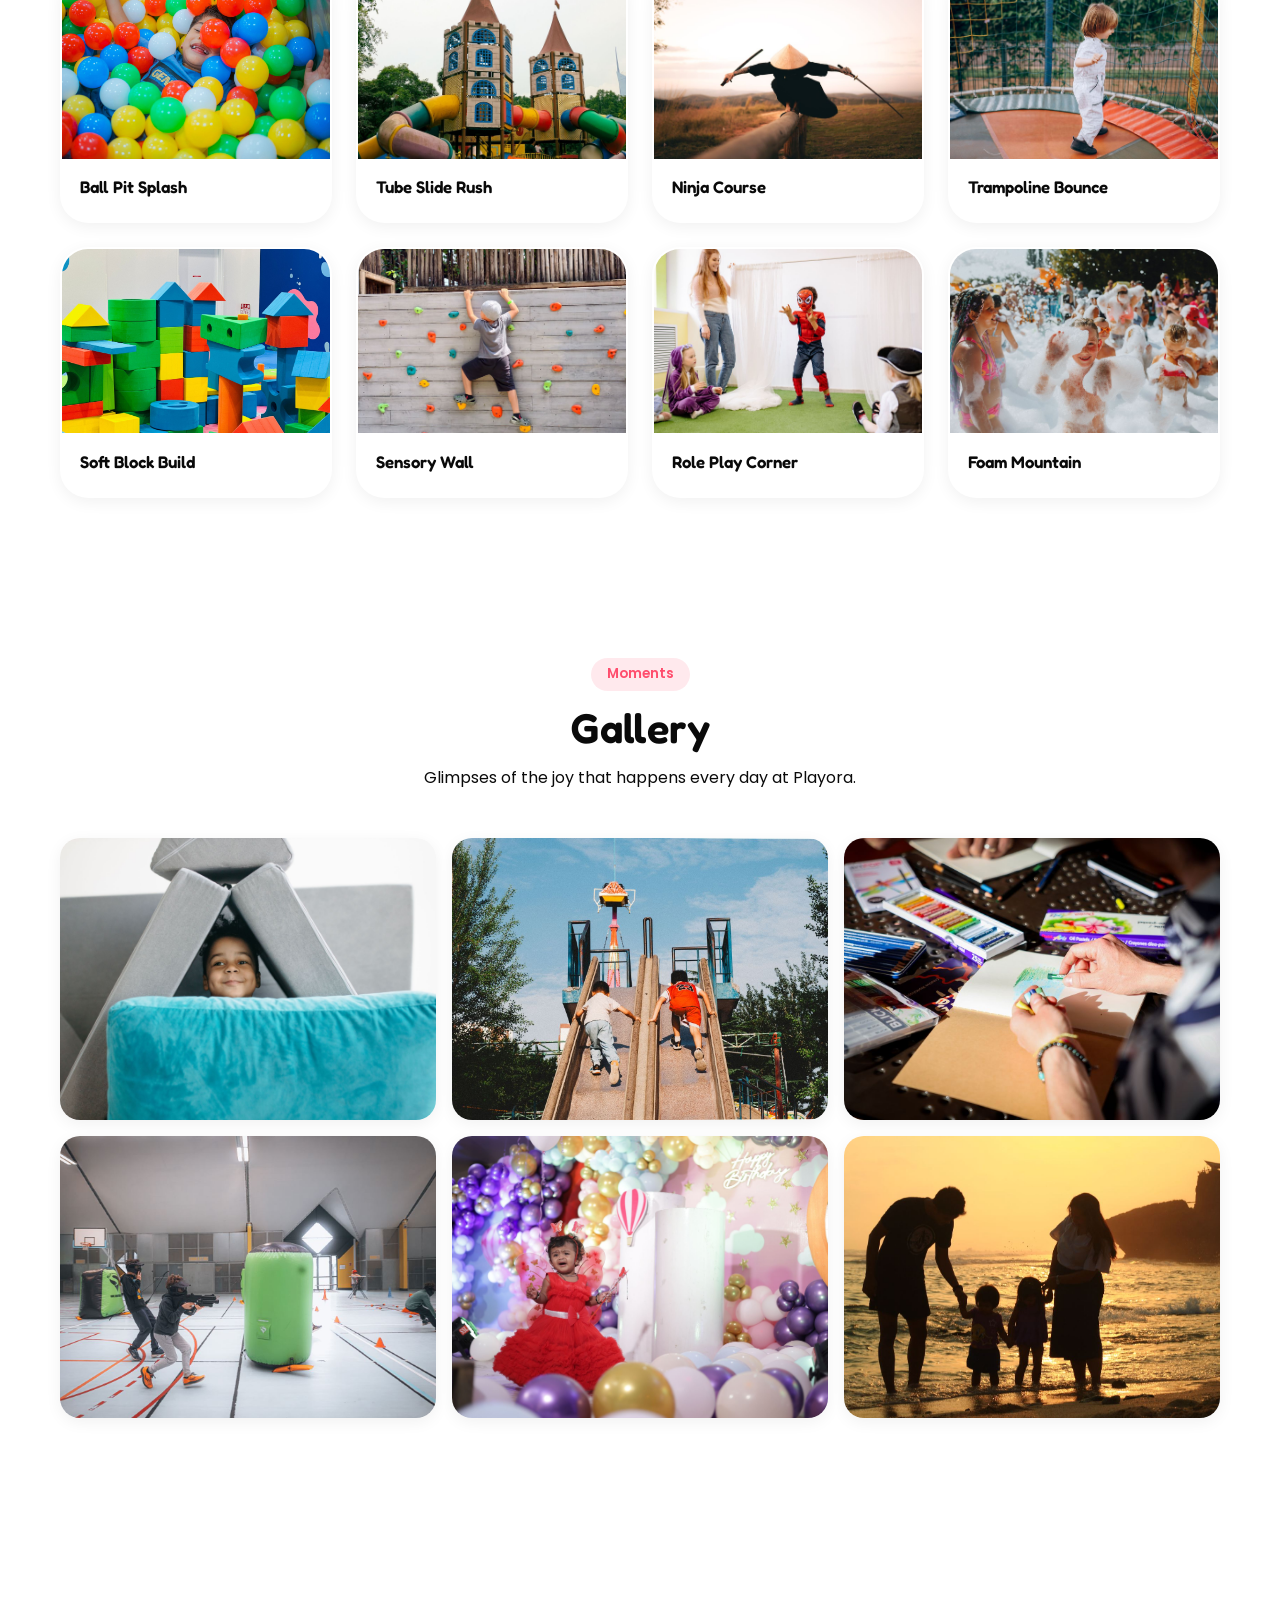
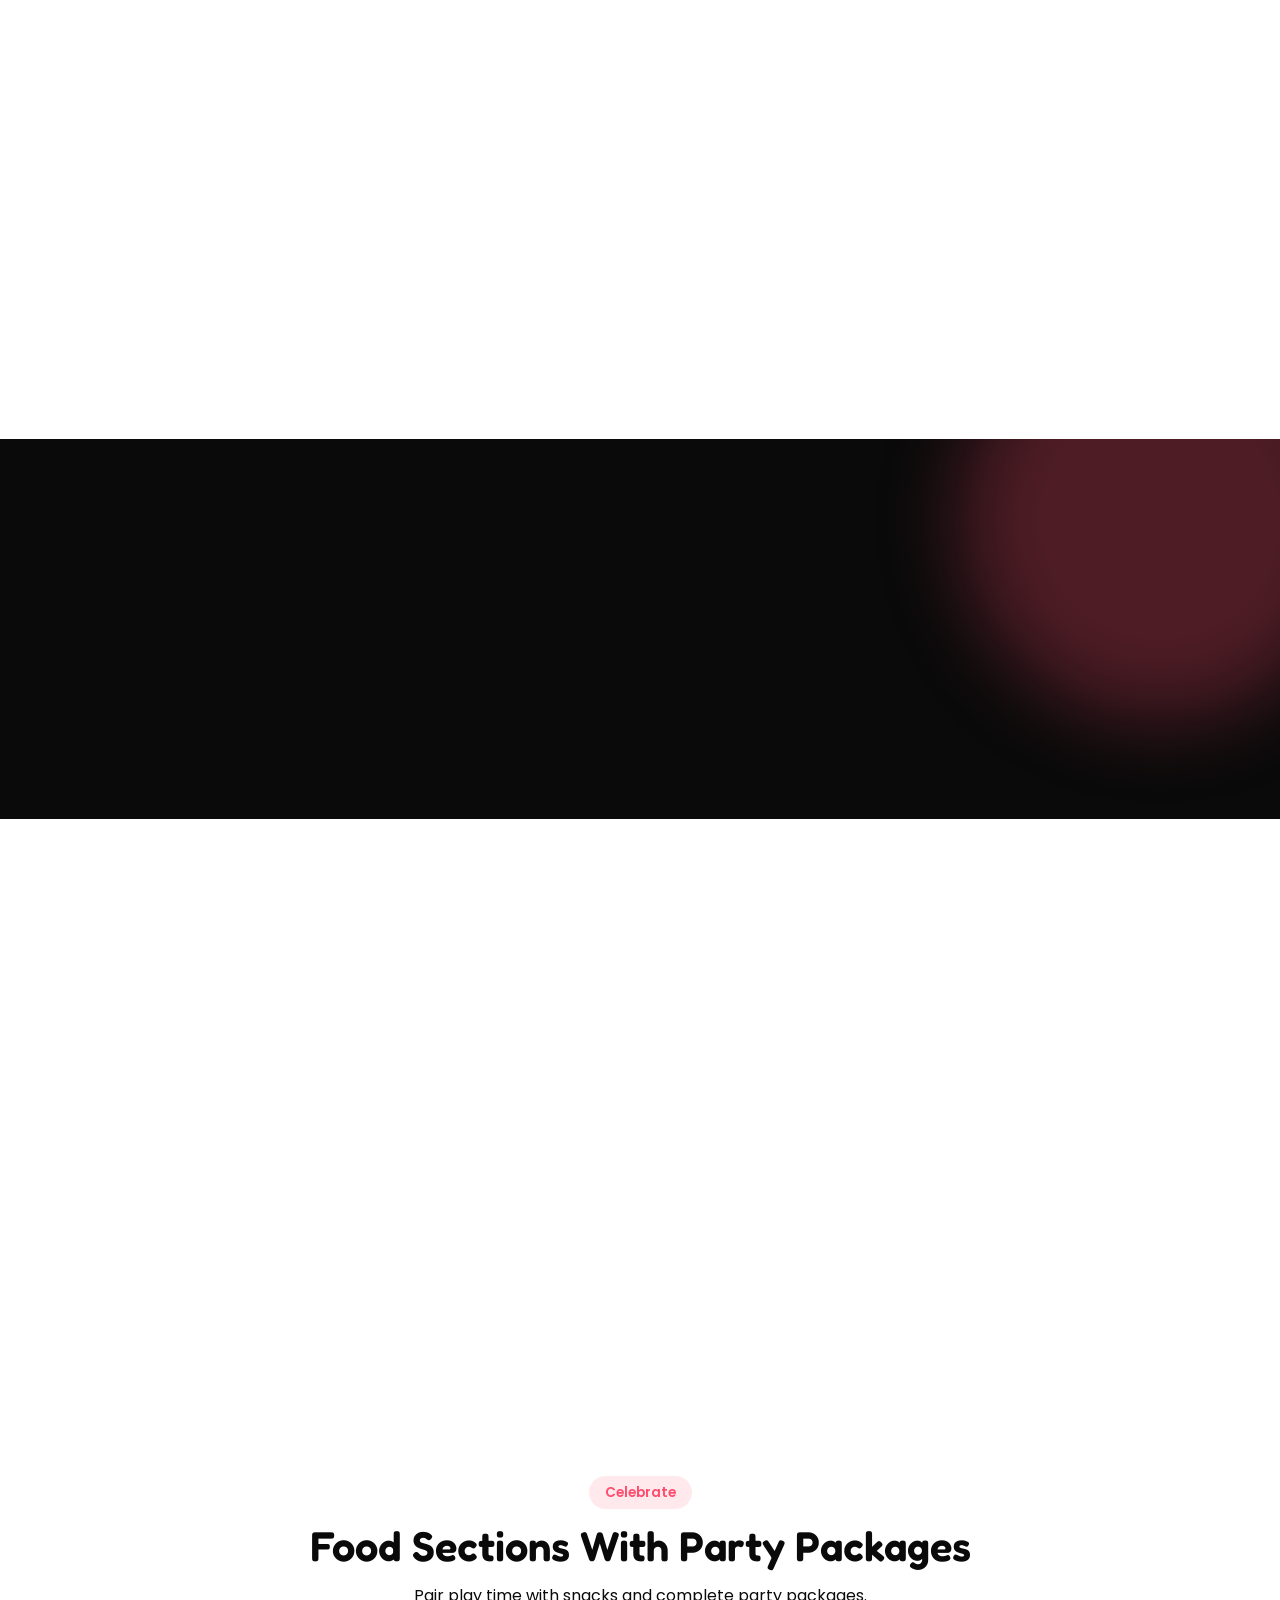
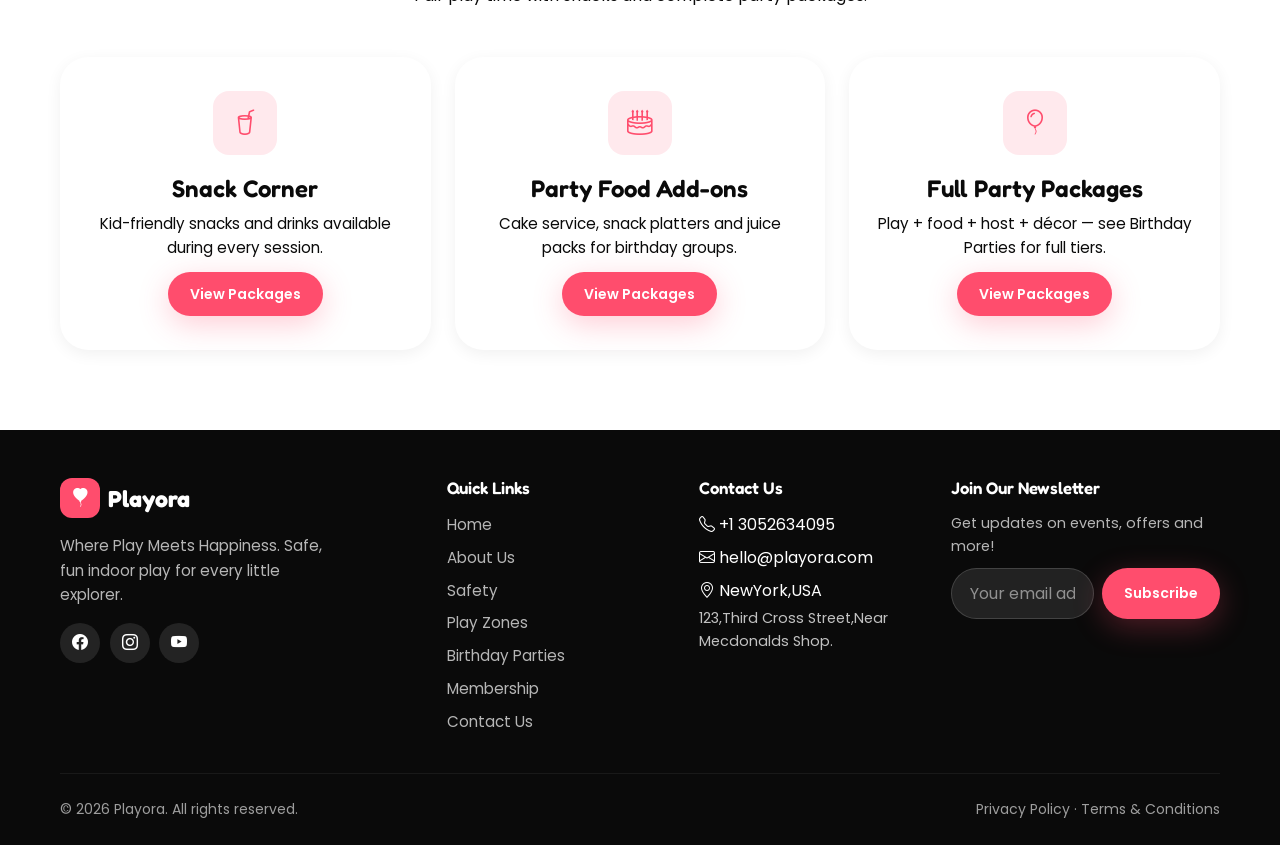
<file: play-zones.html>
<!DOCTYPE html>
<html lang="en">
<head>
  <script>try{if(localStorage.getItem('playora-theme')==='dark')document.documentElement.setAttribute('data-theme','dark');}catch(e){}try{if(localStorage.getItem('playora-dir')==='rtl')document.documentElement.setAttribute('dir','rtl');}catch(e){}</script>
  <meta charset="UTF-8">
  <meta name="viewport" content="width=device-width, initial-scale=1.0">
  <title>Play Zones | Playora</title>
  <link rel="icon" type="image/svg+xml" href="assets/favicon.svg">
  <link rel="icon" type="image/png" sizes="32x32" href="assets/favicon-32.png">
  <link rel="shortcut icon" href="favicon.ico">
  <link rel="apple-touch-icon" href="assets/apple-touch-icon.png">
  <meta name="description" content="Explore Playora play zones for every age: toddler soft play, junior slides, action climbing walls and trampolines, and a creative arts zone.">
  <link rel="preconnect" href="https://fonts.googleapis.com">
  <link rel="preconnect" href="https://fonts.gstatic.com" crossorigin>
  <link href="https://fonts.googleapis.com/css2?family=Fredoka:wght@400;500;600;700&family=Poppins:wght@400;500;600;700&display=swap" rel="stylesheet">
  <link rel="stylesheet" href="https://cdn.jsdelivr.net/npm/bootstrap-icons@1.11.3/font/bootstrap-icons.min.css">
  <link rel="stylesheet" href="assets/css/style.css">
  <link rel="stylesheet" href="assets/css/redesign.css">
</head>
<body>
  <header class="site-header">
    <div class="header-inner">
      <a href="index.html" class="logo"><span class="logo-mark"><i class="bi bi-balloon-heart-fill"></i></span> Playora</a>
      <nav class="nav-menu">
        <div class="home-switch">
          <span class="home-switch-trigger">Home <i class="bi bi-chevron-down"></i></span>
          <div class="home-switch-dropdown">
            <a href="index.html" class="home-option"><span class="home-option-icon day"><i class="bi bi-sun-fill"></i></span> Home 1 – Main</a>
            <a href="index-night.html" class="home-option"><span class="home-option-icon night"><i class="bi bi-moon-stars-fill"></i></span> Home 2 – Night</a>
          </div>
        </div>
        <a href="about.html" class="nav-link">About Us</a>
        <a href="safety.html" class="nav-link">Safety</a>
        <a href="play-zones.html" class="nav-link active" aria-current="page">Play Zones</a>
        <a href="birthday-parties.html" class="nav-link">Birthday Parties</a>
        <a href="membership.html" class="nav-link">Membership</a>
        <a href="contact.html" class="nav-link">Contact Us</a>
        <a href="dashboard.html" class="nav-link">Dashboard</a>
        <a href="login.html" class="nav-link nav-auth-mobile">Log In</a>
      </nav>
      <div class="header-actions">
        <button class="rtl-toggle" type="button" aria-label="Switch to right-to-left layout" aria-pressed="false" title="RTL / LTR">RTL</button>
        <button class="theme-toggle" aria-label="Switch to dark mode"><i class="bi bi-moon-stars-fill"></i></button>
        <a href="login.html" class="btn btn-outline btn-sm auth-btn">Log In</a>
        <button class="menu-toggle" aria-label="Menu"><i class="bi bi-list"></i></button>
      </div>
    </div>
  </header>

  <section class="page-hero" style="background-image:url('assets/images/ninja.jpg');">
    <div class="container">
      <nav class="breadcrumb"><a href="index.html">Home</a> <span>/</span> <span>Play Zones</span></nav>
      <h1>Play Zones</h1>
      <p>Explore our exciting zones designed for every age group!</p>
      <div class="ph-tags"><span>Toddlers</span><span>Junior</span><span>Action</span><span>Creative</span></div>
      <div class="hero-btns" style="justify-content:center;margin-top:1.25rem;">
        <a href="login.html" class="btn btn-primary">Book a Session</a>
        </div>
    </div>
  </section>

  <!-- Zones -->
  <section class="section">
    <div class="container">
      <div class="text-center mb-3 observe-fade" style="display:flex;flex-wrap:wrap;gap:0.6rem;justify-content:center;">
        <button class="btn btn-primary btn-sm">All Ages</button>
        <button class="btn btn-outline btn-sm">1 – 3 Years</button>
        <button class="btn btn-outline btn-sm">4 – 7 Years</button>
        <button class="btn btn-outline btn-sm">8 – 12 Years</button>
      </div>
      <div class="zones-grid">
        <article class="zone-card observe-fade">
          <div class="zone-card-img"><img src="assets/images/toddlers.jpg" alt="Toddlers Zone"></div>
          <div class="zone-card-body">
            <div class="age">1 – 3 Years</div>
            <h3>Toddlers Zone</h3>
            <p>Soft play, ball pits and sensory activities for little explorers.</p>
            <a href="login.html" class="btn btn-primary btn-sm">Book Now <i class="bi bi-arrow-right"></i></a>
          </div>
        </article>
        <article class="zone-card observe-fade delay-1">
          <div class="zone-card-img"><img src="assets/images/junior.jpg" alt="Junior Zone"></div>
          <div class="zone-card-body">
            <div class="age" style="color:var(--accent)">4 – 7 Years</div>
            <h3>Junior Zone</h3>
            <p>Slides, climbing frames and adventure play structures.</p>
            <a href="login.html" class="btn btn-primary btn-sm">Book Now <i class="bi bi-arrow-right"></i></a>
          </div>
        </article>
        <article class="zone-card observe-fade delay-2">
          <div class="zone-card-img"><img src="assets/images/action.jpg" alt="Action Zone"></div>
          <div class="zone-card-body">
            <div class="age" style="color:var(--accent)">8 – 12 Years</div>
            <h3>Action Zone</h3>
            <p>Trampolines, obstacle courses and more thrills!</p>
            <a href="login.html" class="btn btn-primary btn-sm">Book Now <i class="bi bi-arrow-right"></i></a>
          </div>
        </article>
        <article class="zone-card observe-fade delay-3">
          <div class="zone-card-img"><img src="assets/images/creative.jpg" alt="Creative Zone"></div>
          <div class="zone-card-body">
            <div class="age" style="color:var(--accent)">All Ages</div>
            <h3>Creative Zone</h3>
            <p>Arts, crafts, building blocks and imaginative play.</p>
            <a href="login.html" class="btn btn-primary btn-sm">Book Now <i class="bi bi-arrow-right"></i></a>
          </div>
        </article>
      </div>
    </div>
  </section>

  <!-- Games List – 8 games with hover description animation -->
  <section class="section" style="background:var(--white);">
    <div class="container">
      <div class="section-head observe-fade">
        <span class="eyebrow">Activities</span>
        <h2>Game Lists</h2>
        <p>Hover over any game to see a short description. Eight favourite activities across our zones.</p>
      </div>
      <div class="games-grid">
        <div class="game-card observe-fade">
          <div class="game-card-img"><img src="assets/images/ball.jpg" alt="Ball Pit Splash"></div>
          <div class="game-card-body">
            <h3>Ball Pit Splash</h3>
            <p>Dive into thousands of soft balls — classic fun for toddlers and juniors.</p>
          </div>
        </div>
        <div class="game-card observe-fade delay-1">
          <div class="game-card-img"><img src="assets/images/tube.jpg" alt="Tube Slide Rush"></div>
          <div class="game-card-body">
            <h3>Tube Slide Rush</h3>
            <p>Multi-level tube slides that twist and turn for maximum giggles.</p>
          </div>
        </div>
        <div class="game-card observe-fade delay-2">
          <div class="game-card-img"><img src="assets/images/ninja-1.jpg" alt="Ninja Course"></div>
          <div class="game-card-body">
            <h3>Ninja Course</h3>
            <p>Climbing walls, rope bridges and obstacles for older kids.</p>
          </div>
        </div>
        <div class="game-card observe-fade delay-3">
          <div class="game-card-img"><img src="assets/images/bounce.jpg" alt="Trampoline Bounce"></div>
          <div class="game-card-body">
            <h3>Trampoline Bounce</h3>
            <p>Olympic-style trampolines with safety netting and coaching tips.</p>
          </div>
        </div>
        <div class="game-card observe-fade">
          <div class="game-card-img"><img src="assets/images/block.jpg" alt="Soft Block Build"></div>
          <div class="game-card-body">
            <h3>Soft Block Build</h3>
            <p>Giant foam blocks for building forts, towers and imaginations.</p>
          </div>
        </div>
        <div class="game-card observe-fade delay-1">
          <div class="game-card-img"><img src="assets/images/wall.jpg" alt="Sensory Wall"></div>
          <div class="game-card-body">
            <h3>Sensory Wall</h3>
            <p>Textures, lights and sounds that stimulate curious little minds.</p>
          </div>
        </div>
        <div class="game-card observe-fade delay-2">
          <div class="game-card-img"><img src="assets/images/role.jpg" alt="Role Play Corner"></div>
          <div class="game-card-body">
            <h3>Role Play Corner</h3>
            <p>Mini kitchen, shop and stage for creative storytelling play.</p>
          </div>
        </div>
        <div class="game-card observe-fade delay-3">
          <div class="game-card-img"><img src="assets/images/foam.jpg" alt="Foam Mountain"></div>
          <div class="game-card-body">
            <h3>Foam Mountain</h3>
            <p>Climb the soft mountain and slide down into a sea of foam cubes.</p>
          </div>
        </div>
      </div>
    </div>
  </section>

  <!-- Gallery -->
  <section class="section">
    <div class="container">
      <div class="section-head observe-fade">
        <span class="eyebrow">Moments</span>
        <h2>Gallery</h2>
        <p>Glimpses of the joy that happens every day at Playora.</p>
      </div>
      <div class="gallery-grid observe-fade">
        <div class="gallery-item">
          <img src="assets/images/fun.jpg" alt="Soft Play Fun">
          <div class="gallery-caption">
            <h3>Soft Play Fun</h3>
            <p>Toddlers exploring foam structures and ball pits safely.</p>
          </div>
        </div>
        <div class="gallery-item">
          <img src="assets/images/slide.jpg" alt="Climb &amp; Slide">
          <div class="gallery-caption">
            <h3>Climb &amp; Slide</h3>
            <p>Junior zone frames, slides and adventure play.</p>
          </div>
        </div>
        <div class="gallery-item">
          <img src="assets/images/time.jpg" alt="Creative Time">
          <div class="gallery-caption">
            <h3>Creative Time</h3>
            <p>Arts, crafts and imaginative building moments.</p>
          </div>
        </div>
        <div class="gallery-item">
          <img src="assets/images/action-1.jpg" alt="Action Zone">
          <div class="gallery-caption">
            <h3>Action Zone</h3>
            <p>Trampolines and obstacle thrills for older kids.</p>
          </div>
        </div>
        <div class="gallery-item">
          <img src="assets/images/joy.jpg" alt="Birthday Joy">
          <div class="gallery-caption">
            <h3>Birthday Joy</h3>
            <p>Party rooms filled with smiles and celebrations.</p>
          </div>
        </div>
        <div class="gallery-item">
          <img src="assets/images/family.jpg" alt="Family Moments">
          <div class="gallery-caption">
            <h3>Family Moments</h3>
            <p>Parents and kids sharing happy play sessions.</p>
          </div>
        </div>
      </div>
    </div>
  </section>

  <!-- Why age zones -->
  <section class="section" style="background:var(--white);">
    <div class="container">
      <div class="section-head observe-fade">
        <span class="eyebrow">Safety by Design</span>
        <h2>Why Age-Specific Zones?</h2>
      </div>
      <div class="feature-grid">
        <div class="feature-item observe-fade"><div class="icon"><i class="bi bi-shield-check"></i></div><h3>Right-Sized Equipment</h3><p>Structures matched to height, strength and developmental stage.</p></div>
        <div class="feature-item observe-fade delay-1"><div class="icon" ><i class="bi bi-people"></i></div><h3>No Overcrowding</h3><p>Capacity limits per zone so every child has space to play.</p></div>
        <div class="feature-item observe-fade delay-2"><div class="icon" ><i class="bi bi-heart"></i></div><h3>Confident Play</h3><p>Kids try new skills without pressure from older children.</p></div>
      </div>
    </div>
  </section>

  
  <section class="cta-full">
    <div class="container observe-fade">
      <h2>Ready to Play?</h2>
      <p>Check real-time availability and book your session in seconds.</p>
      <div class="hero-btns">
        <a href="login.html" class="btn btn-primary btn-lg">Book a Session</a>
        <a href="membership.html" class="btn btn-white btn-lg">View Memberships</a>
      </div>
    </div>
  </section>

  <!-- Value for Everyone -->
  <section class="section" style="background:var(--white);">
    <div class="container">
      <div class="section-head observe-fade">
        <span class="eyebrow">Inclusive</span>
        <h2>Value for Everyone</h2>
        <p>Fair pricing and options for every family size and budget.</p>
      </div>
      <div class="feature-grid">
        <div class="feature-item observe-fade">
          <div class="icon"><i class="bi bi-people"></i></div>
          <h3>Families</h3>
          <p>Session packs and memberships that lower the cost per visit.</p>
        </div>
        <div class="feature-item observe-fade delay-1">
          <div class="icon"><i class="bi bi-building"></i></div>
          <h3>Schools &amp; Groups</h3>
          <p>Group rates and dedicated slots for school outings.</p>
        </div>
        <div class="feature-item observe-fade delay-2">
          <div class="icon"><i class="bi bi-gift"></i></div>
          <h3>Party Hosts</h3>
          <p>Clear package tiers so you know exactly what you’re getting.</p>
        </div>
      </div>
    </div>
  </section>

  
  <!-- Full width CTA -->
  
  <!-- Food & Party Packages -->
  <section class="section" style="background:var(--white);">
    <div class="container">
      <div class="section-head observe-fade">
        <span class="eyebrow">Celebrate</span>
        <h2>Food Sections With Party Packages</h2>
        <p>Pair play time with snacks and complete party packages.</p>
      </div>
      <div class="feature-grid">
        <div class="feature-item observe-fade">
          <div class="icon"><i class="bi bi-cup-straw"></i></div>
          <h3>Snack Corner</h3>
          <p>Kid-friendly snacks and drinks available during every session.</p>
          <a href="birthday-parties.html" class="btn btn-primary btn-sm" style="margin-top:0.75rem;">View Packages</a>
        </div>
        <div class="feature-item observe-fade delay-1">
          <div class="icon"><i class="bi bi-cake2"></i></div>
          <h3>Party Food Add-ons</h3>
          <p>Cake service, snack platters and juice packs for birthday groups.</p>
          <a href="birthday-parties.html" class="btn btn-primary btn-sm" style="margin-top:0.75rem;">View Packages</a>
        </div>
        <div class="feature-item observe-fade delay-2">
          <div class="icon"><i class="bi bi-balloon"></i></div>
          <h3>Full Party Packages</h3>
          <p>Play + food + host + décor — see Birthday Parties for full tiers.</p>
          <a href="birthday-parties.html" class="btn btn-primary btn-sm" style="margin-top:0.75rem;">View Packages</a>
        </div>
      </div>
    </div>
  </section>

   <!-- 6. FOOTER -->
  <footer class="site-footer">
    <div class="container">
      <div class="footer-grid">
        <div class="footer-brand">
          <a href="index.html" class="logo" style="color:#fff;">
            <span class="logo-mark"><i class="bi bi-balloon-heart-fill"></i></span>
            Playora
          </a>
          <p>Where Play Meets Happiness. Safe, fun indoor play for every little explorer.</p>
          <div class="footer-social">
            <a href="#" class="social-btn" aria-label="Facebook"><i class="bi bi-facebook"></i></a>
            <a href="#" class="social-btn" aria-label="Instagram"><i class="bi bi-instagram"></i></a>
            <a href="#" class="social-btn" aria-label="YouTube"><i class="bi bi-youtube"></i></a>
          </div>
        </div>
        <div class="footer-col">
          <h4>Quick Links</h4>
          <ul class="footer-links">
            <li><a href="index.html">Home</a></li>
            <li><a href="about.html">About Us</a></li>
            <li><a href="safety.html">Safety</a></li>
            <li><a href="play-zones.html">Play Zones</a></li>
            <li><a href="birthday-parties.html">Birthday Parties</a></li>
            <li><a href="membership.html">Membership</a></li>
            <li><a href="contact.html">Contact Us</a></li>
          </ul>
        </div>
        <div class="footer-col">
          <h4>Contact Us</h4>
          <ul class="footer-links">
            <li><i class="bi bi-telephone"></i> +1 3052634095</li>
            <li><i class="bi bi-envelope"></i> hello@playora.com</li>
            <li><i class="bi bi-geo-alt"></i> NewYork,USA<p>123,Third Cross Street,Near Mecdonalds Shop.</p></li>
            
          </ul>
        </div>
        <div class="footer-col">
          <h4>Join Our Newsletter</h4>
          <p style="opacity:0.7; font-size:0.9rem; margin-bottom:0.5rem;">Get updates on events, offers and more!</p>
          <form class="newsletter-form" data-validate>
            <input type="email" required placeholder="Your email address">
            <button type="submit" class="btn btn-primary btn-sm">Subscribe</button>
          </form>
        </div>
      </div>
      <div class="footer-bottom">
        <span>© 2026 Playora. All rights reserved.</span>
        <span>Privacy Policy · Terms & Conditions</span>
      </div>
    </div>
  </footer>
  <script src="assets/js/main.js"></script>
</body>
</html>
</file>
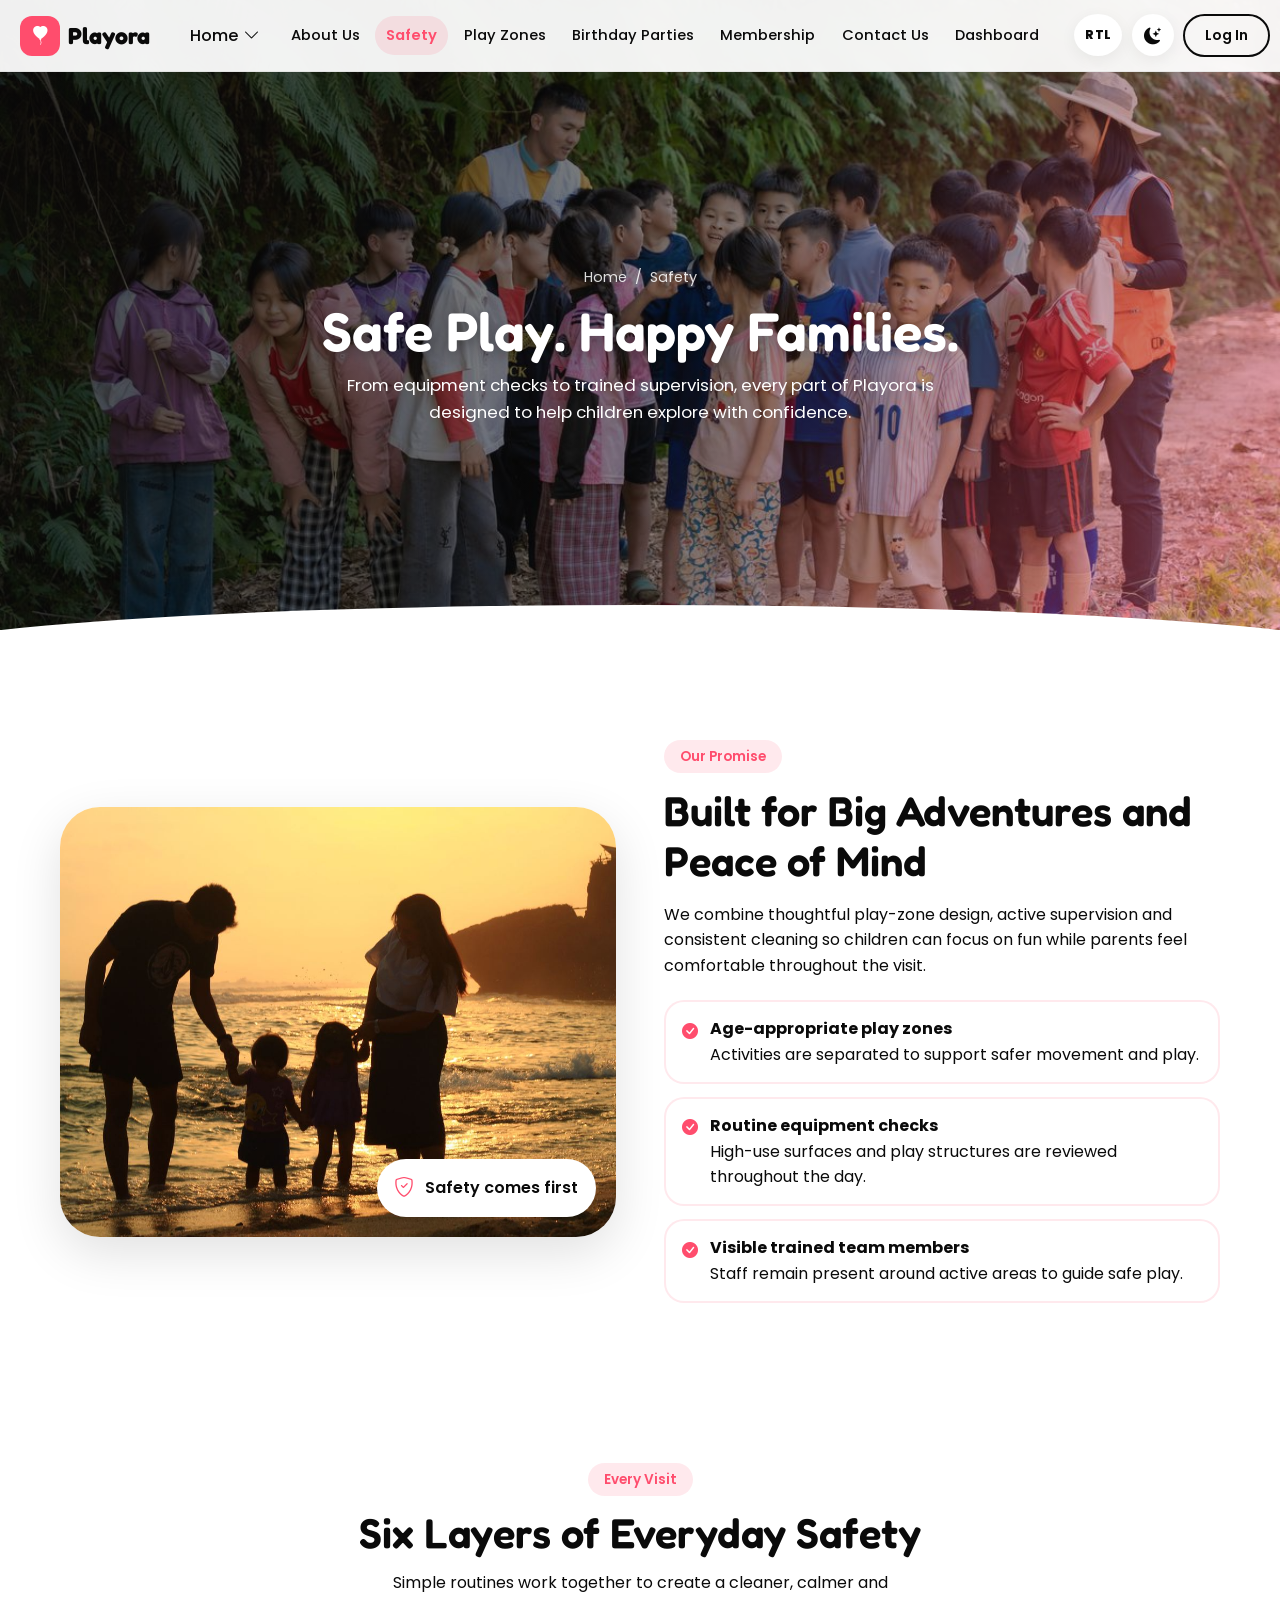
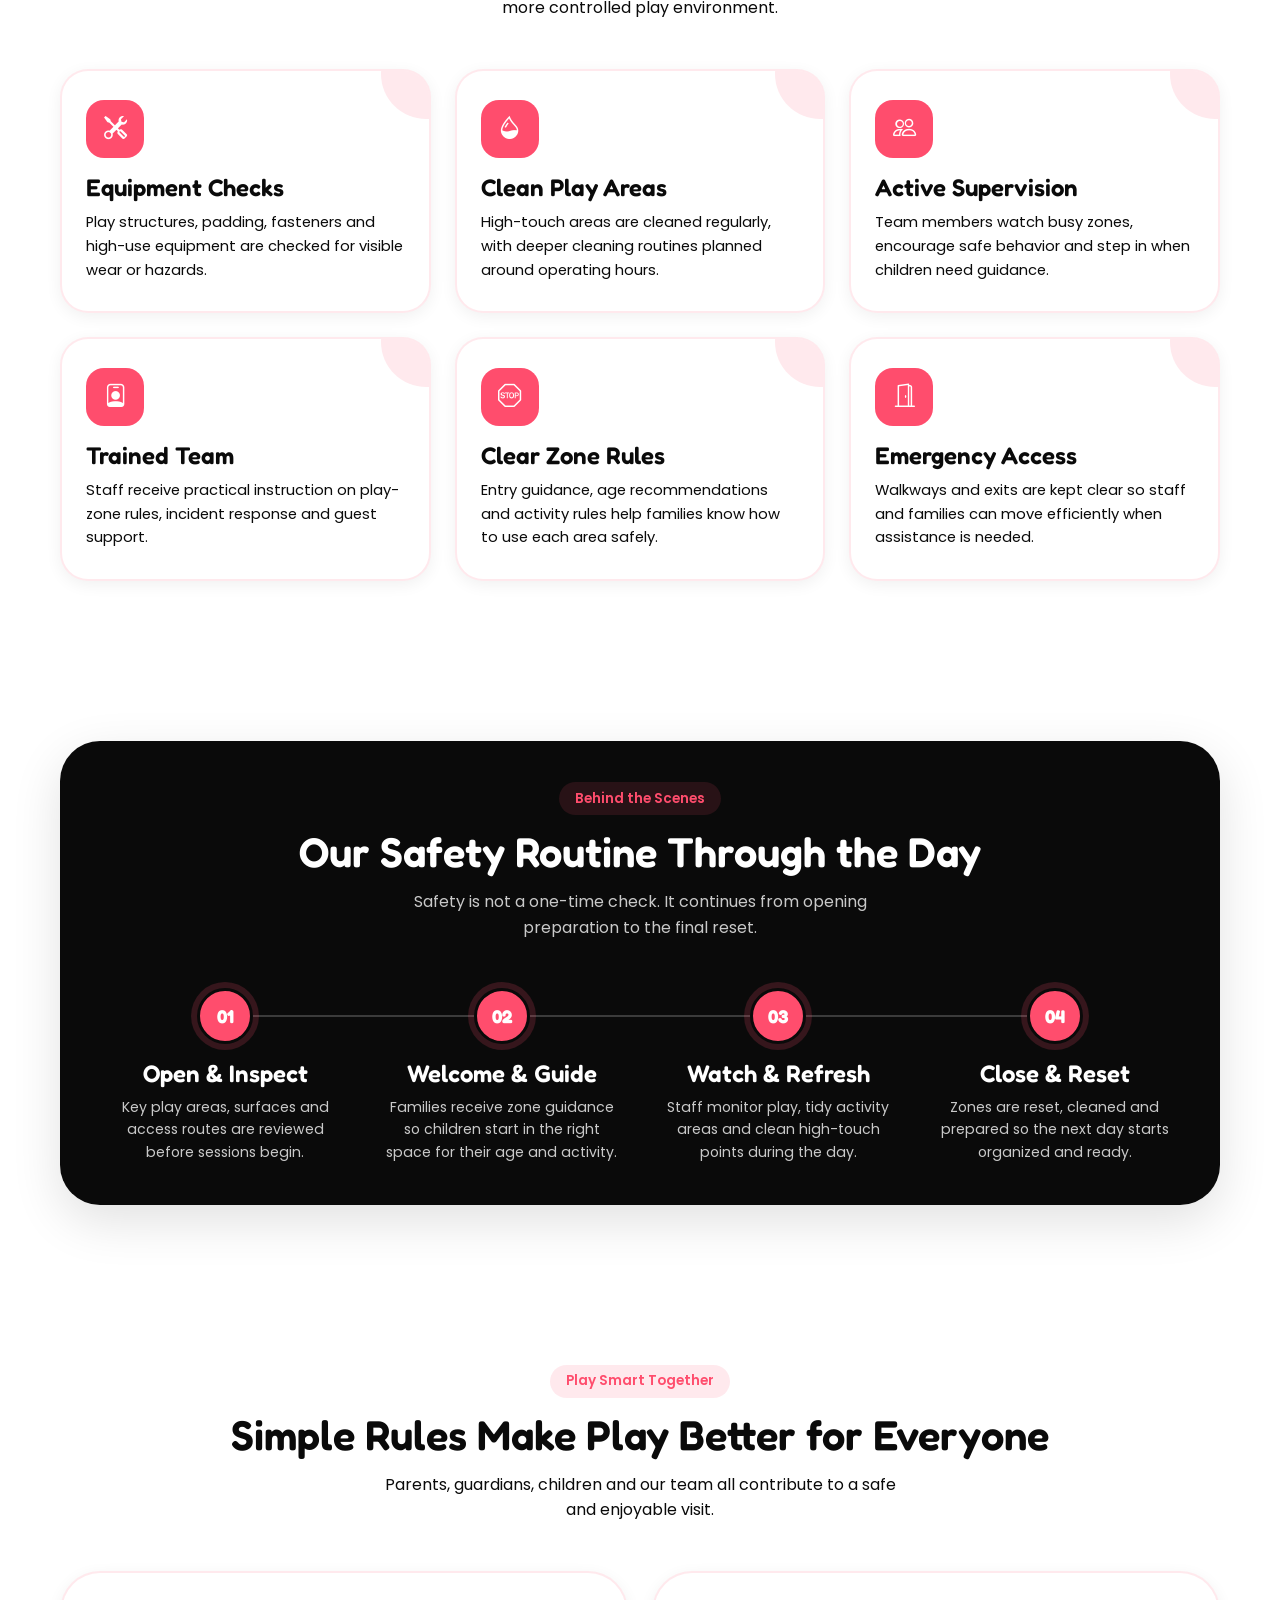
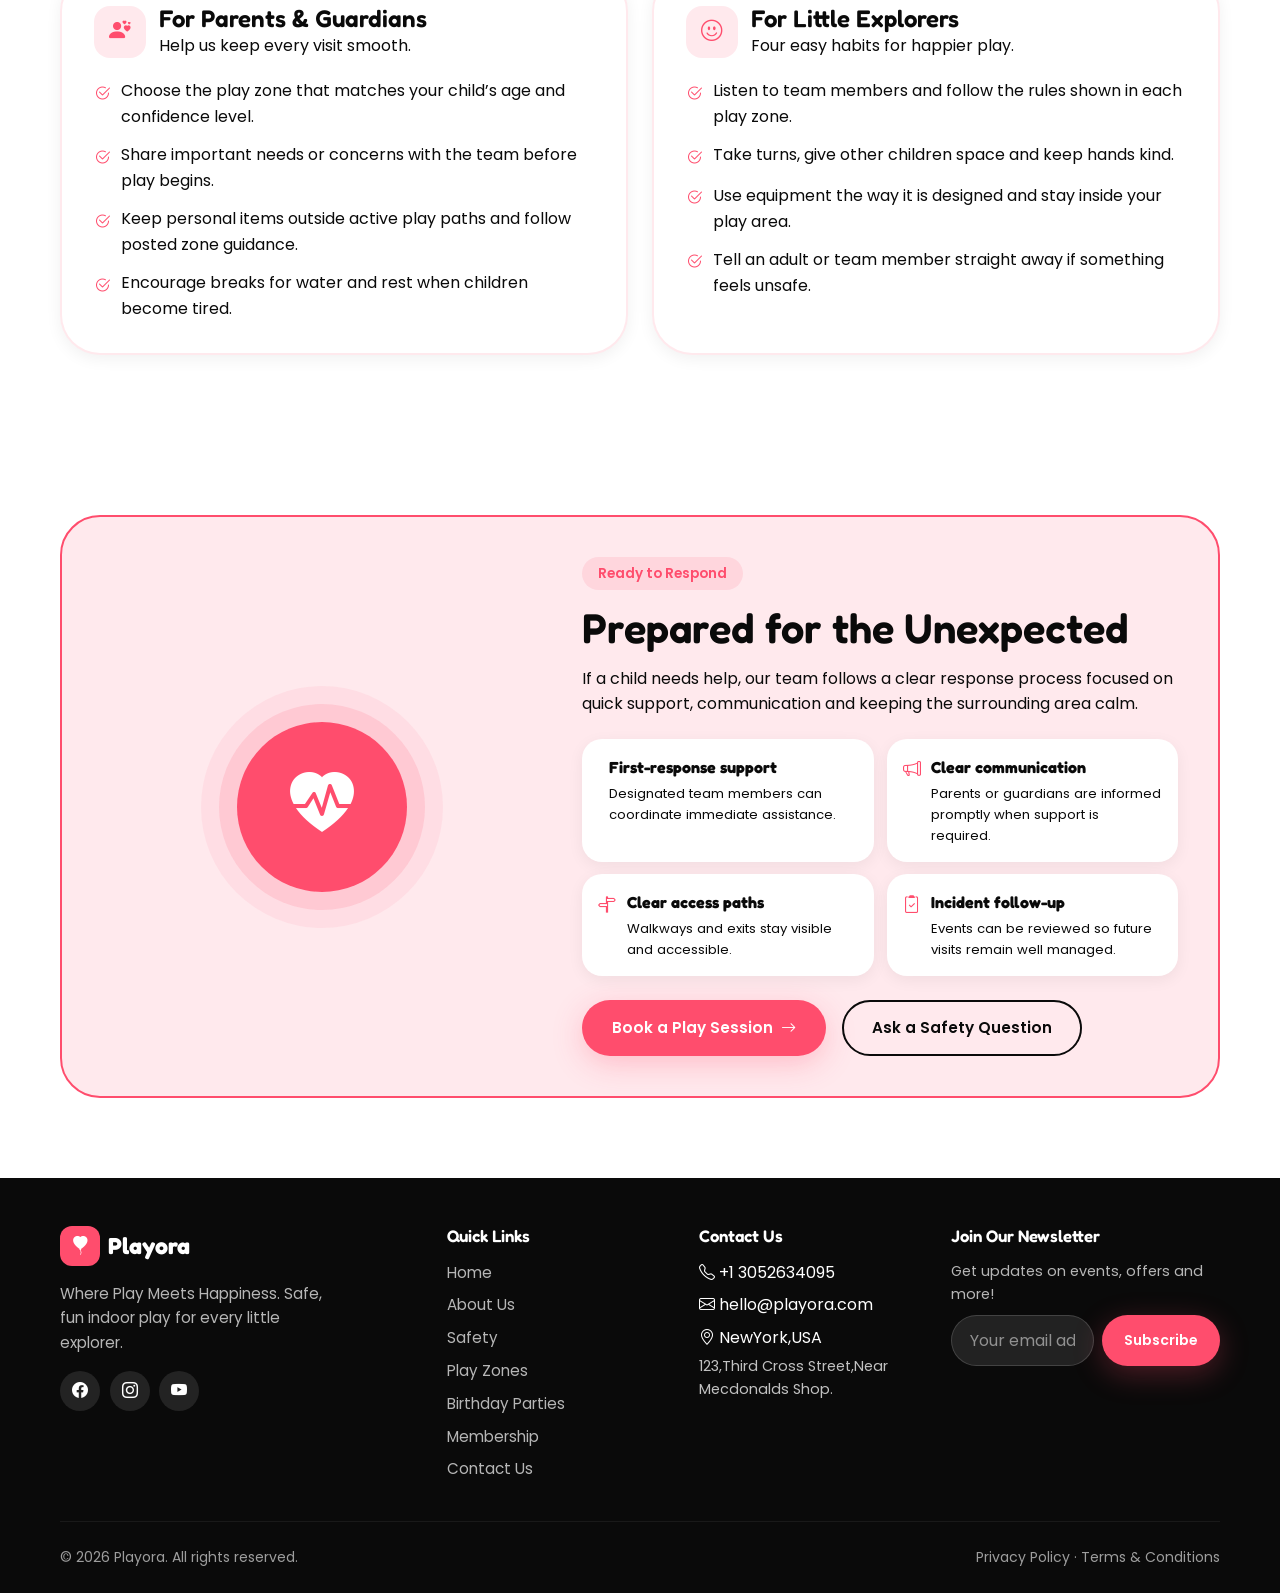
<file: safety.html>
<!DOCTYPE html>
<html lang="en">
<head>
  <script>try{if(localStorage.getItem('playora-theme')==='dark')document.documentElement.setAttribute('data-theme','dark');}catch(e){}try{if(localStorage.getItem('playora-dir')==='rtl')document.documentElement.setAttribute('dir','rtl');}catch(e){}</script>
  <meta charset="UTF-8">
  <meta name="viewport" content="width=device-width, initial-scale=1.0">
  <title>Safety | Playora</title>
  <meta name="description" content="Learn how Playora keeps children safe with trained staff, clean play zones, daily equipment checks, age-based rules and emergency-ready procedures.">
  <link rel="icon" type="image/svg+xml" href="assets/favicon.svg">
  <link rel="icon" type="image/png" sizes="32x32" href="assets/favicon-32.png">
  <link rel="shortcut icon" href="favicon.ico">
  <link rel="apple-touch-icon" href="assets/apple-touch-icon.png">
  <link rel="preconnect" href="https://fonts.googleapis.com">
  <link rel="preconnect" href="https://fonts.gstatic.com" crossorigin>
  <link href="https://fonts.googleapis.com/css2?family=Fredoka:wght@400;500;600;700&family=Poppins:wght@400;500;600;700&display=swap" rel="stylesheet">
  <link rel="stylesheet" href="https://cdn.jsdelivr.net/npm/bootstrap-icons@1.11.3/font/bootstrap-icons.min.css">
  <link rel="stylesheet" href="assets/css/style.css">
  <link rel="stylesheet" href="assets/css/redesign.css">
  <link rel="stylesheet" href="assets/css/safety.css">
</head>
<body>
  <header class="site-header">
    <div class="header-inner">
      <a href="index.html" class="logo"><span class="logo-mark"><i class="bi bi-balloon-heart-fill"></i></span> Playora</a>
      <nav class="nav-menu">
        <div class="home-switch">
          <span class="home-switch-trigger">Home <i class="bi bi-chevron-down"></i></span>
          <div class="home-switch-dropdown">
            <a href="index.html" class="home-option"><span class="home-option-icon day"><i class="bi bi-sun-fill"></i></span> Home 1 – Main</a>
            <a href="index-night.html" class="home-option"><span class="home-option-icon night"><i class="bi bi-moon-stars-fill"></i></span> Home 2 – Night</a>
          </div>
        </div>
        <a href="about.html" class="nav-link">About Us</a>
        <a href="safety.html" class="nav-link active" aria-current="page">Safety</a>
        <a href="play-zones.html" class="nav-link">Play Zones</a>
        <a href="birthday-parties.html" class="nav-link">Birthday Parties</a>
        <a href="membership.html" class="nav-link">Membership</a>
        <a href="contact.html" class="nav-link">Contact Us</a>
        <a href="dashboard.html" class="nav-link">Dashboard</a>
        <a href="login.html" class="nav-link nav-auth-mobile">Log In</a>
      </nav>
      <div class="header-actions">
        <button class="rtl-toggle" type="button" aria-label="Switch to right-to-left layout" aria-pressed="false" title="RTL / LTR">RTL</button>
        <button class="theme-toggle" aria-label="Switch to dark mode"><i class="bi bi-moon-stars-fill"></i></button>
        <a href="login.html" class="btn btn-outline btn-sm auth-btn">Log In</a>
        <button class="menu-toggle"><i class="bi bi-list"></i></button>
      </div>
    </div>
  </header>

  <!-- 1. HERO -->
  <section class="page-hero safety-hero" style="background-image:url('assets/images/full.jpg');">
    <div class="container observe-fade">
      <nav class="breadcrumb"><a href="index.html">Home</a> <span>/</span> <span>Safety</span></nav>
      <h1>Safe Play. Happy Families.</h1>
      <p>From equipment checks to trained supervision, every part of Playora is designed to help children explore with confidence.</p>
    </div>
  </section>

  <!-- 2. SAFETY PROMISE -->
  <section class="section">
    <div class="container safety-intro">
      <div class="safety-intro-media observe-fade">
        <img src="assets/images/family.jpg" alt="Family enjoying a safe visit at Playora">
        <div class="safety-float-badge"><i class="bi bi-shield-check"></i> Safety comes first</div>
      </div>
      <div class="safety-copy observe-fade delay-1">
        <span class="eyebrow">Our Promise</span>
        <h2>Built for Big Adventures and Peace of Mind</h2>
        <p>We combine thoughtful play-zone design, active supervision and consistent cleaning so children can focus on fun while parents feel comfortable throughout the visit.</p>
        <ul class="safety-checks">
          <li><i class="bi bi-check-circle-fill"></i><span><strong>Age-appropriate play zones</strong><br>Activities are separated to support safer movement and play.</span></li>
          <li><i class="bi bi-check-circle-fill"></i><span><strong>Routine equipment checks</strong><br>High-use surfaces and play structures are reviewed throughout the day.</span></li>
          <li><i class="bi bi-check-circle-fill"></i><span><strong>Visible trained team members</strong><br>Staff remain present around active areas to guide safe play.</span></li>
        </ul>
      </div>
    </div>
  </section>

  <!-- 3. SAFETY STANDARDS -->
  <section class="section" style="background:var(--surface);">
    <div class="container">
      <div class="section-head observe-fade">
        <span class="eyebrow">Every Visit</span>
        <h2>Six Layers of Everyday Safety</h2>
        <p>Simple routines work together to create a cleaner, calmer and more controlled play environment.</p>
      </div>
      <div class="safety-standard-grid">
        <article class="safety-standard-card observe-fade">
          <div class="safety-standard-icon"><i class="bi bi-tools"></i></div>
          <h3>Equipment Checks</h3>
          <p>Play structures, padding, fasteners and high-use equipment are checked for visible wear or hazards.</p>
        </article>
        <article class="safety-standard-card observe-fade delay-1">
          <div class="safety-standard-icon"><i class="bi bi-droplet-half"></i></div>
          <h3>Clean Play Areas</h3>
          <p>High-touch areas are cleaned regularly, with deeper cleaning routines planned around operating hours.</p>
        </article>
        <article class="safety-standard-card observe-fade delay-2">
          <div class="safety-standard-icon"><i class="bi bi-people"></i></div>
          <h3>Active Supervision</h3>
          <p>Team members watch busy zones, encourage safe behavior and step in when children need guidance.</p>
        </article>
        <article class="safety-standard-card observe-fade">
          <div class="safety-standard-icon"><i class="bi bi-person-badge"></i></div>
          <h3>Trained Team</h3>
          <p>Staff receive practical instruction on play-zone rules, incident response and guest support.</p>
        </article>
        <article class="safety-standard-card observe-fade delay-1">
          <div class="safety-standard-icon"><i class="bi bi-sign-stop"></i></div>
          <h3>Clear Zone Rules</h3>
          <p>Entry guidance, age recommendations and activity rules help families know how to use each area safely.</p>
        </article>
        <article class="safety-standard-card observe-fade delay-2">
          <div class="safety-standard-icon"><i class="bi bi-door-open"></i></div>
          <h3>Emergency Access</h3>
          <p>Walkways and exits are kept clear so staff and families can move efficiently when assistance is needed.</p>
        </article>
      </div>
    </div>
  </section>

  <!-- 4. DAILY ROUTINE -->
  <section class="section">
    <div class="container">
      <div class="safety-routine-wrap observe-fade">
        <div class="section-head">
          <span class="eyebrow">Behind the Scenes</span>
          <h2>Our Safety Routine Through the Day</h2>
          <p>Safety is not a one-time check. It continues from opening preparation to the final reset.</p>
        </div>
        <div class="safety-routine-grid">
          <div class="routine-step">
            <div class="routine-dot">01</div>
            <h3>Open &amp; Inspect</h3>
            <p>Key play areas, surfaces and access routes are reviewed before sessions begin.</p>
          </div>
          <div class="routine-step">
            <div class="routine-dot">02</div>
            <h3>Welcome &amp; Guide</h3>
            <p>Families receive zone guidance so children start in the right space for their age and activity.</p>
          </div>
          <div class="routine-step">
            <div class="routine-dot">03</div>
            <h3>Watch &amp; Refresh</h3>
            <p>Staff monitor play, tidy activity areas and clean high-touch points during the day.</p>
          </div>
          <div class="routine-step">
            <div class="routine-dot">04</div>
            <h3>Close &amp; Reset</h3>
            <p>Zones are reset, cleaned and prepared so the next day starts organized and ready.</p>
          </div>
        </div>
      </div>
    </div>
  </section>

  <!-- 5. PLAY SMART TOGETHER -->
  <section class="section" style="background:var(--surface);">
    <div class="container">
      <div class="section-head observe-fade">
        <span class="eyebrow">Play Smart Together</span>
        <h2>Simple Rules Make Play Better for Everyone</h2>
        <p>Parents, guardians, children and our team all contribute to a safe and enjoyable visit.</p>
      </div>
      <div class="safety-guides">
        <div class="guide-panel observe-fade">
          <div class="guide-title"><div class="icon"><i class="bi bi-person-hearts"></i></div><div><h3>For Parents &amp; Guardians</h3><p>Help us keep every visit smooth.</p></div></div>
          <ul class="guide-list">
            <li><i class="bi bi-check2-circle"></i><span>Choose the play zone that matches your child’s age and confidence level.</span></li>
            <li><i class="bi bi-check2-circle"></i><span>Share important needs or concerns with the team before play begins.</span></li>
            <li><i class="bi bi-check2-circle"></i><span>Keep personal items outside active play paths and follow posted zone guidance.</span></li>
            <li><i class="bi bi-check2-circle"></i><span>Encourage breaks for water and rest when children become tired.</span></li>
          </ul>
        </div>
        <div class="guide-panel observe-fade delay-1">
          <div class="guide-title"><div class="icon"><i class="bi bi-emoji-smile"></i></div><div><h3>For Little Explorers</h3><p>Four easy habits for happier play.</p></div></div>
          <ul class="guide-list">
            <li><i class="bi bi-check2-circle"></i><span>Listen to team members and follow the rules shown in each play zone.</span></li>
            <li><i class="bi bi-check2-circle"></i><span>Take turns, give other children space and keep hands kind.</span></li>
            <li><i class="bi bi-check2-circle"></i><span>Use equipment the way it is designed and stay inside your play area.</span></li>
            <li><i class="bi bi-check2-circle"></i><span>Tell an adult or team member straight away if something feels unsafe.</span></li>
          </ul>
        </div>
      </div>
    </div>
  </section>

  <!-- 6. EMERGENCY READINESS + CTA -->
  <section class="section">
    <div class="container">
      <div class="emergency-card observe-fade">
        <div class="emergency-icon-wrap"><div class="emergency-icon"><i class="bi bi-heart-pulse-fill"></i></div></div>
        <div class="emergency-copy">
          <span class="eyebrow">Ready to Respond</span>
          <h2>Prepared for the Unexpected</h2>
          <p>If a child needs help, our team follows a clear response process focused on quick support, communication and keeping the surrounding area calm.</p>
          <div class="emergency-mini-grid">
            <div class="emergency-mini"><i class="bi bi-first-aid"></i><div><strong>First-response support</strong><span>Designated team members can coordinate immediate assistance.</span></div></div>
            <div class="emergency-mini"><i class="bi bi-megaphone"></i><div><strong>Clear communication</strong><span>Parents or guardians are informed promptly when support is required.</span></div></div>
            <div class="emergency-mini"><i class="bi bi-signpost-split"></i><div><strong>Clear access paths</strong><span>Walkways and exits stay visible and accessible.</span></div></div>
            <div class="emergency-mini"><i class="bi bi-clipboard2-check"></i><div><strong>Incident follow-up</strong><span>Events can be reviewed so future visits remain well managed.</span></div></div>
          </div>
          <div class="hero-btns" style="margin-bottom:0;">
            <a href="login.html" class="btn btn-primary">Book a Play Session <i class="bi bi-arrow-right"></i></a>
            <a href="contact.html" class="btn btn-outline">Ask a Safety Question</a>
          </div>
        </div>
      </div>
    </div>
  </section>

  <footer class="site-footer">
    <div class="container">
      <div class="footer-grid">
        <div class="footer-brand">
          <a href="index.html" class="logo" style="color:#fff;">
            <span class="logo-mark"><i class="bi bi-balloon-heart-fill"></i></span>
            Playora
          </a>
          <p>Where Play Meets Happiness. Safe, fun indoor play for every little explorer.</p>
          <div class="footer-social">
            <a href="#" class="social-btn" aria-label="Facebook"><i class="bi bi-facebook"></i></a>
            <a href="#" class="social-btn" aria-label="Instagram"><i class="bi bi-instagram"></i></a>
            <a href="#" class="social-btn" aria-label="YouTube"><i class="bi bi-youtube"></i></a>
          </div>
        </div>
        <div class="footer-col">
          <h4>Quick Links</h4>
          <ul class="footer-links">
            <li><a href="index.html">Home</a></li>
            <li><a href="about.html">About Us</a></li>
            <li><a href="safety.html">Safety</a></li>
            <li><a href="play-zones.html">Play Zones</a></li>
            <li><a href="birthday-parties.html">Birthday Parties</a></li>
            <li><a href="membership.html">Membership</a></li>
            <li><a href="contact.html">Contact Us</a></li>
          </ul>
        </div>
        <div class="footer-col">
          <h4>Contact Us</h4>
          <ul class="footer-links">
            <li><i class="bi bi-telephone"></i> +1 3052634095</li>
            <li><i class="bi bi-envelope"></i> hello@playora.com</li>
            <li><i class="bi bi-geo-alt"></i> NewYork,USA<p>123,Third Cross Street,Near Mecdonalds Shop.</p></li>
            
          </ul>
        </div>
        <div class="footer-col">
          <h4>Join Our Newsletter</h4>
          <p style="opacity:0.7; font-size:0.9rem; margin-bottom:0.5rem;">Get updates on events, offers and more!</p>
          <form class="newsletter-form" data-validate>
            <input type="email" required placeholder="Your email address">
            <button type="submit" class="btn btn-primary btn-sm">Subscribe</button>
          </form>
        </div>
      </div>
      <div class="footer-bottom">
        <span>© 2026 Playora. All rights reserved.</span>
        <span>Privacy Policy · Terms & Conditions</span>
      </div>
    </div>
  </footer>
  <script src="assets/js/main.js"></script>
</body>
</html>
</file>
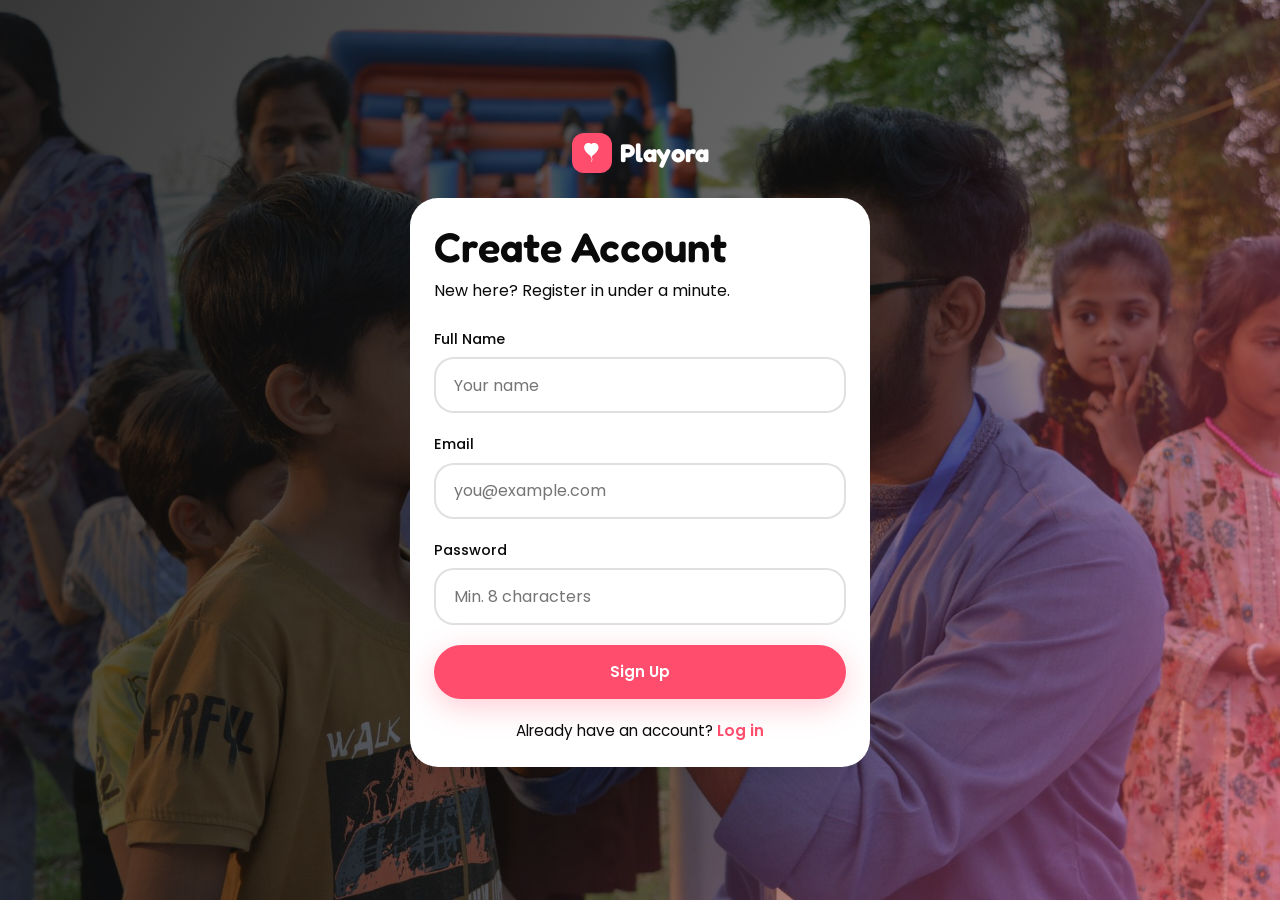
<file: signup.html>
<!DOCTYPE html>
<html lang="en">
<head>
  <script>try{if(localStorage.getItem('playora-theme')==='dark')document.documentElement.setAttribute('data-theme','dark');}catch(e){}try{if(localStorage.getItem('playora-dir')==='rtl')document.documentElement.setAttribute('dir','rtl');}catch(e){}</script>
  <meta charset="UTF-8">
  <meta name="viewport" content="width=device-width, initial-scale=1.0">
  <title>Sign Up | Playora</title>
  <meta name="description" content="Create a free Playora parent account to book indoor play sessions, manage memberships and plan birthday parties for your kids.">
  <link rel="icon" type="image/svg+xml" href="assets/favicon.svg">
  <link rel="icon" type="image/png" sizes="32x32" href="assets/favicon-32.png">
  <link rel="shortcut icon" href="favicon.ico">
  <link rel="apple-touch-icon" href="assets/apple-touch-icon.png">
  <link rel="preconnect" href="https://fonts.googleapis.com">
  <link rel="preconnect" href="https://fonts.gstatic.com" crossorigin>
  <link href="https://fonts.googleapis.com/css2?family=Fredoka:wght@400;500;600;700&family=Poppins:wght@400;500;600;700&display=swap" rel="stylesheet">
  <link rel="stylesheet" href="https://cdn.jsdelivr.net/npm/bootstrap-icons@1.11.3/font/bootstrap-icons.min.css">
  <link rel="stylesheet" href="assets/css/style.css">
  <link rel="stylesheet" href="assets/css/redesign.css">
</head>
<body class="auth-page" style="--auth-bg:url('../images/hero-6.jpg');">
  <main class="auth-main">
    <div class="auth-wrap">
      <a href="index.html" class="logo auth-logo"><span class="logo-mark"><i class="bi bi-balloon-heart-fill"></i></span> Playora</a>
        <div class="card">
          <div class="card-body">
            <h2 style="margin-bottom:0.4rem;">Create Account</h2>
            <p style="color:var(--dark-soft); margin-bottom:1.5rem;">New here? Register in under a minute.</p>
            <form data-validate action="dashboard.html" method="get">
              <div class="form-group">
                <label class="form-label">Full Name</label>
                <input type="text" class="form-control" required placeholder="Your name">
                <div class="form-error">Name required</div>
              </div>
              <div class="form-group">
                <label class="form-label">Email</label>
                <input type="email" class="form-control" required placeholder="you@example.com">
                <div class="form-error">Enter a valid email</div>
              </div>
              <div class="form-group">
                <label class="form-label">Password</label>
                <input type="password" class="form-control" required placeholder="Min. 8 characters">
                <div class="form-error">Password required</div>
              </div>
              <button type="submit" class="btn btn-primary w-full">Sign Up</button>
            </form>
            <p class="auth-switch">Already have an account? <a href="login.html">Log in</a></p>
          </div>
        </div>
    </div>
  </main>
  <script src="assets/js/main.js"></script>
</body>
</html>
</file>
<file: assets/css/style.css>
/* =====================================================
   PLAYORA – Three Color System Only
   Black #0A0A0A | White #FFFFFF | Accent #FF4D6D (Unique Rose)
   ===================================================== */
:root {
  --black: #0A0A0A;
  --white: #FFFFFF;
  --accent: #FF4D6D;
  --accent-soft: rgba(255, 77, 109, 0.12);
  --accent-glow: rgba(255, 77, 109, 0.28);
  --black-soft: #0A0A0A;
  --black-muted: #0A0A0A;
  --white-soft: #FFFFFF;
  --white-muted: #FFFFFF;
  --gray-text: #0A0A0A;

  /* Adaptive theme tokens — flip in dark mode, everything else (footer,
     CTA bands, badges, the always-dark decorative sections) stays as-is */
  --surface: #FFFFFF;
  --text: #0A0A0A;

  --font-display: 'Fredoka', system-ui, sans-serif;
  --font-body: 'Poppins', system-ui, sans-serif;
  --radius-sm: 12px;
  --radius-md: 20px;
  --radius-lg: 28px;
  --radius-xl: 40px;
  --radius-full: 9999px;
  --shadow-sm: 0 4px 16px rgba(0,0,0,0.06);
  --shadow-md: 0 8px 30px rgba(0,0,0,0.1);
  --shadow-lg: 0 16px 50px rgba(0,0,0,0.12);
  --shadow-accent: 0 8px 30px var(--accent-glow);
  --header-h: 72px;
  --container: 1140px;
  --transition: 0.3s cubic-bezier(0.4, 0, 0.2, 1);
}

*, *::before, *::after { box-sizing: border-box; margin: 0; padding: 0; }
html { scroll-behavior: smooth; font-size: 16px; }
body {
  font-family: var(--font-body);
  background: var(--surface);
  color: var(--text);
  line-height: 1.6;
  overflow-x: hidden;
}
img { max-width: 100%; height: auto; display: block; }
a { text-decoration: none; color: inherit; transition: color var(--transition); }
ul, ol { list-style: none; }
button, input, select, textarea {
  font-family: inherit; font-size: inherit; border: none; outline: none; background: none;
}
h1,h2,h3,h4,h5,h6 {
  font-family: var(--font-display);
  font-weight: 600;
  line-height: 1.2;
  color: var(--text);
}
h1 { font-size: clamp(2.4rem, 5.5vw, 3.8rem); }
h2 { font-size: clamp(1.8rem, 4vw, 2.6rem); }
h3 { font-size: clamp(1.25rem, 2.5vw, 1.5rem); }

.container { width: 100%; max-width: var(--container); margin-inline: auto; padding-inline: 1.25rem; }
.section { padding-block: 5rem; position: relative; }

/* Buttons – only 3 colors */
.btn {
  display: inline-flex; align-items: center; justify-content: center; gap: 0.5rem;
  padding: 0.85rem 1.75rem; font-weight: 600; font-size: 0.95rem;
  border-radius: var(--radius-full); cursor: pointer;
  transition: all var(--transition); min-height: 48px; white-space: nowrap;
  border: 2px solid transparent;
}
.btn-primary { background: var(--accent); color: var(--white); box-shadow: var(--shadow-accent); }
.btn-primary:hover { transform: translateY(-3px); box-shadow: 0 12px 35px var(--accent-glow); }
.btn-outline { background: transparent; border-color: var(--text); color: var(--text); }
.btn-outline:hover { background: var(--black); color: var(--white); }
.btn-white { background: var(--white); color: var(--black); box-shadow: var(--shadow-md); }
.btn-white:hover { transform: translateY(-3px); }
.btn-sm { padding: 0.55rem 1.25rem; font-size: 0.875rem; min-height: 40px; }
.btn-lg { padding: 1rem 2.25rem; font-size: 1.05rem; }
.w-full { width: 100%; }

/* Header */
.site-header {
  position: fixed; top: 0; left: 0; right: 0; height: var(--header-h); z-index: 1000;
  background: rgba(255,255,255,0.94); backdrop-filter: blur(14px);
  border-bottom: 1px solid rgba(0,0,0,0.06); transition: box-shadow var(--transition);
}
.site-header.scrolled { box-shadow: var(--shadow-md); }
.header-inner {
  display: flex; align-items: center; justify-content: space-between; height: 100%;
  max-width: var(--container); margin-inline: auto; padding-inline: 1.25rem;
}
.logo {
  display: flex; align-items: center; gap: 0.5rem;
  font-family: var(--font-display); font-weight: 700; font-size: 1.45rem; color: var(--text);
}
.logo-mark {
  width: 40px; height: 40px; background: var(--accent); border-radius: 12px;
  display: flex; align-items: center; justify-content: center; color: var(--white); font-size: 1.2rem;
}
.nav-menu { display: flex; align-items: center; gap: 0.15rem; }
.nav-link {
  padding: 0.55rem 1rem; font-weight: 500; font-size: 0.95rem;
  border-radius: var(--radius-full); transition: all var(--transition); color: var(--text);
}
.nav-link:hover, .nav-link.active { color: var(--accent); background: var(--accent-soft); }

.home-switch { position: relative; }
.home-switch-trigger {
  padding: 0.55rem 1rem; font-weight: 500; cursor: pointer; border-radius: var(--radius-full);
  display: flex; align-items: center; gap: 0.35rem; color: var(--text);
}
.home-switch-dropdown {
  position: absolute; top: 100%; left: 50%; transform: translateX(-50%) translateY(10px);
  background: var(--white) !important; color: var(--black) !important;
  border-radius: var(--radius-md); padding: 0.5rem; min-width: 190px;
  opacity: 0; visibility: hidden; transition: all var(--transition);
  box-shadow: var(--shadow-lg); z-index: 1100; border: 1px solid rgba(0,0,0,0.06);
}
.home-switch:hover .home-switch-dropdown {
  opacity: 1; visibility: visible; transform: translateX(-50%) translateY(4px);
}
.home-option {
  display: flex; align-items: center; gap: 0.7rem; padding: 0.7rem 1rem;
  border-radius: var(--radius-sm); font-weight: 500; color: var(--black) !important;
  transition: background var(--transition);
}
.home-option:hover { background: var(--accent-soft) !important; color: var(--accent) !important; }
.home-option-icon {
  width: 32px; height: 32px; border-radius: 10px;
  display: flex; align-items: center; justify-content: center; font-size: 0.95rem;
}
.home-option-icon.day { background: var(--accent); color: var(--white); }
.home-option-icon.night { background: var(--black); color: var(--white); }

.header-actions { display: flex; align-items: center; gap: 0.6rem; }
.menu-toggle {
  display: none; width: 42px; height: 42px; border-radius: 50%;
  align-items: center; justify-content: center; background: var(--surface); cursor: pointer;
}

/* Hero Home 1 */
.hero-playora {
  min-height: 100vh; display: flex; align-items: center;
  padding-top: var(--header-h); position: relative; overflow: hidden;
  background: var(--surface);
}
.hero-playora .container {
  display: grid; grid-template-columns: 1fr 1fr; gap: 3rem; align-items: center; position: relative; z-index: 2;
}
.hero-badge-row { display: flex; flex-wrap: wrap; gap: 0.75rem; margin-bottom: 1.5rem; }
.hero-pill {
  display: inline-flex; align-items: center; gap: 0.4rem; background: var(--surface);
  padding: 0.4rem 1rem; border-radius: var(--radius-full); font-size: 0.85rem; font-weight: 500;
  box-shadow: var(--shadow-sm); color: var(--text);
}
.hero-pill i { color: var(--accent); }
.hero-playora h1 { margin-bottom: 1.25rem; }
.hero-playora h1 .line1 { color: var(--text); }
.hero-playora h1 .line2 { color: var(--accent); display: block; }
.hero-playora h1 .line3 { color: var(--text); display: block; }
.hero-playora .lead { font-size: 1.1rem; color: var(--text); max-width: 420px; margin-bottom: 2rem; }
.hero-btns { display: flex; flex-wrap: wrap; gap: 1rem; margin-bottom: 2rem; }
.hero-visual { position: relative; display: flex; justify-content: center; align-items: center; }
.hero-img-wrap {
  position: relative; width: 100%; max-width: 480px; aspect-ratio: 1;
  border-radius: 50% 50% 40% 60% / 60% 40% 60% 40%; overflow: hidden;
  box-shadow: var(--shadow-lg); border: 8px solid var(--white);
}
.hero-img-wrap img { width: 100%; height: 100%; object-fit: cover; }
.float-shape {
  position: absolute; border-radius: 50%; z-index: 1;
  animation: floatY 5s ease-in-out infinite; background: var(--accent);
}
.float-shape.s1 { width: 70px; height: 70px; top: 8%; left: 5%; opacity: 0.9; }
.float-shape.s2 { width: 50px; height: 50px; bottom: 18%; right: 0; opacity: 0.7; animation-delay: 1.2s; }
.float-shape.s3 { width: 36px; height: 36px; top: 40%; left: -10px; opacity: 0.8; animation-delay: 2s; }
.float-shape.s4 { width: 28px; height: 28px; top: 15%; right: 10%; opacity: 0.6; animation-delay: 0.8s; }
@keyframes floatY { 0%,100%{transform:translateY(0)} 50%{transform:translateY(-14px)} }
.hero-tag {
  position: absolute; background: var(--surface); padding: 0.6rem 1.1rem;
  border-radius: var(--radius-full); font-weight: 600; font-size: 0.9rem;
  box-shadow: var(--shadow-md); z-index: 3; color: var(--accent);
}
.hero-tag.t1 { bottom: 12%; left: -5%; }
.hero-tag.t2 { top: 18%; right: -8%; }

/* Section head */
.section-head { text-align: center; margin-bottom: 3rem; }
.section-head .eyebrow {
  display: inline-block; background: var(--accent-soft); color: var(--accent);
  padding: 0.35rem 1rem; border-radius: var(--radius-full); font-size: 0.85rem; font-weight: 600; margin-bottom: 0.75rem;
}
.section-head p { color: var(--text); max-width: 520px; margin-inline: auto; margin-top: 0.75rem; }

/* Zone cards */
.zones-grid { display: grid; grid-template-columns: repeat(4, 1fr); gap: 1.5rem; }
.zone-card {
  background: var(--surface); border-radius: var(--radius-lg); overflow: hidden;
  box-shadow: var(--shadow-sm); transition: all var(--transition); border: 2px solid transparent;
}
.zone-card:hover { transform: translateY(-8px); box-shadow: var(--shadow-lg); border-color: var(--accent); }
.zone-card-img { aspect-ratio: 4/3; overflow: hidden; }
.zone-card-img img { width: 100%; height: 100%; object-fit: cover; transition: transform 0.5s ease; }
.zone-card:hover .zone-card-img img { transform: scale(1.08); }
.zone-card-body { padding: 1.25rem; }
.zone-card-body h3 { margin-bottom: 0.3rem; font-size: 1.15rem; }
.zone-card-body .age { font-size: 0.85rem; color: var(--accent); font-weight: 600; margin-bottom: 0.5rem; }
.zone-card-body p { font-size: 0.9rem; color: var(--text); margin-bottom: 1rem; }
.zone-card .btn { width: 100%; }

/* Safety block */
.safety-block {
  display: grid; grid-template-columns: 1fr 1fr; gap: 0; align-items: center;
  background: var(--black); border-radius: var(--radius-xl); overflow: hidden; color: var(--white);
}
.safety-block-img { height: 100%; min-height: 360px; }
.safety-block-img img { width: 100%; height: 100%; object-fit: cover; }
.safety-block-content { padding: 3rem 2.5rem; }
.safety-block-content h2 { color: var(--white); margin-bottom: 1rem; }
.safety-block-content p { opacity: 0.85; margin-bottom: 1.75rem; }

/* Bday teaser */
.bday-teaser { display: grid; grid-template-columns: 1.1fr 0.9fr; gap: 3rem; align-items: center; }
.bday-visual { position: relative; border-radius: var(--radius-xl); overflow: hidden; box-shadow: var(--shadow-lg); }
.bday-visual img { width: 100%; aspect-ratio: 4/3; object-fit: cover; }
.bday-badge {
  position: absolute; bottom: 1.25rem; right: 1.25rem; background: var(--accent); color: var(--white);
  padding: 0.6rem 1.2rem; border-radius: var(--radius-full); font-weight: 700; font-size: 0.9rem;
}

/* Footer */
.site-footer { background: var(--black); color: var(--white); padding-top: 3rem; padding-bottom: 1.5rem; }
.footer-grid { display: grid; grid-template-columns: 1.6fr 1fr 1fr 1.2fr; gap: 1.75rem; margin-bottom: 2rem; align-items: start; }
.footer-brand { min-width: 0; }
.footer-brand p { opacity: 0.7; margin-block: 1rem; max-width: 280px; font-size: 0.95rem; }
.footer-social { display: flex; flex-wrap: wrap; gap: 0.6rem; }
.social-btn {
  width: 40px; height: 40px; border-radius: 50%; background: rgba(255,255,255,0.1);
  display: flex; align-items: center; justify-content: center; transition: all var(--transition);
  flex-shrink: 0;
}
.social-btn:hover { background: var(--accent); color: var(--white); }
.footer-col { min-width: 0; }
.footer-col h4 { color: var(--white); font-size: 1.05rem; margin-bottom: 0.85rem; }
.footer-links li { margin-bottom: 0.45rem; }
.footer-links a { opacity: 0.7; font-size: 0.95rem; transition: all var(--transition); }
.footer-links a:hover { opacity: 1; color: var(--accent); padding-left: 3px; }
.footer-links li p { margin-top: 0.25rem; opacity: 0.75; font-size: 0.9rem; }
.newsletter-form { display: flex; gap: 0.5rem; margin-top: 0.6rem; }
.newsletter-form input {
  flex: 1; min-width: 0; padding: 0.75rem 1.1rem; border-radius: var(--radius-full);
  background: rgba(255,255,255,0.1); color: var(--white); border: 1px solid rgba(255,255,255,0.15);
}
.newsletter-form input::placeholder { color: rgba(255,255,255,0.5); }
.newsletter-form .btn { flex-shrink: 0; }
.footer-bottom {
  border-top: 1px solid rgba(255,255,255,0.1); padding-top: 1.5rem;
  display: flex; justify-content: space-between; flex-wrap: wrap; gap: 0.75rem; font-size: 0.875rem; opacity: 0.6;
}

/* Page hero */
.page-hero {
  padding-top: calc(var(--header-h) + 3.5rem); padding-bottom: 3.5rem;
  color: var(--white); text-align: center; position: relative; overflow: hidden;
  background-size: cover; background-position: center;
}
.page-hero::before {
  content: ''; position: absolute; inset: 0;
  background: linear-gradient(135deg, rgba(10,10,10,0.75) 0%, rgba(255,77,109,0.55) 100%); z-index: 0;
}
.page-hero .container { position: relative; z-index: 1; }
.page-hero h1 { color: var(--white); margin-bottom: 0.75rem; }
.page-hero p { opacity: 0.9; max-width: 520px; margin-inline: auto; }
.breadcrumb { display: flex; justify-content: center; gap: 0.5rem; font-size: 0.9rem; opacity: 0.85; margin-bottom: 1rem; }
.breadcrumb a:hover { text-decoration: none; }

/* Forms */
.form-group { margin-bottom: 1.25rem; }
.form-label { display: block; font-weight: 500; margin-bottom: 0.4rem; font-size: 0.9rem; }
.form-control {
  width: 100%; padding: 0.85rem 1.15rem; border: 2px solid rgba(0,0,0,0.12);
  border-radius: var(--radius-md); background: var(--surface); color: var(--text);
  transition: border-color var(--transition), box-shadow var(--transition);
}
.form-control:focus { border-color: var(--accent); box-shadow: 0 0 0 4px var(--accent-soft); }
.form-control.error { border-color: var(--accent); }
.form-error { color: var(--accent); font-size: 0.8rem; margin-top: 0.3rem; display: none; }
.form-control.error + .form-error { display: block; }
textarea.form-control { min-height: 130px; resize: vertical; }

/* Cards & features */
.card { background: var(--surface); border-radius: var(--radius-lg); box-shadow: var(--shadow-sm); overflow: hidden; }
.card-body { padding: 1.5rem; }
.feature-grid { display: grid; grid-template-columns: repeat(3, 1fr); gap: 1.5rem; }
.feature-item {
  background: var(--surface); border-radius: var(--radius-lg); padding: 2rem 1.5rem; text-align: center;
  box-shadow: var(--shadow-sm); transition: all var(--transition); border: 2px solid transparent;
}
.feature-item:hover { transform: translateY(-6px); box-shadow: var(--shadow-md); border-color: var(--accent); }
.feature-item .icon {
  width: 64px; height: 64px; margin: 0 auto 1.25rem; border-radius: 16px;
  display: flex; align-items: center; justify-content: center; font-size: 1.6rem;
  background: var(--accent-soft); color: var(--accent);
}
.feature-item h3 { margin-bottom: 0.5rem; }
.feature-item p { color: var(--text); font-size: 0.95rem; }

/* Full width CTA – only 3 colors */
.cta-full {
  background: var(--black); color: var(--white); text-align: center;
  padding-block: 4.5rem; position: relative; overflow: hidden;
}
.cta-full::before {
  content: ''; position: absolute; width: 400px; height: 400px;
  background: var(--accent-glow); border-radius: 50%; top: -120px; right: -80px; filter: blur(40px);
}
.cta-full h2 { color: var(--white); margin-bottom: 0.75rem; position: relative; z-index: 1; }
.cta-full p { opacity: 0.85; max-width: 480px; margin-inline: auto; margin-bottom: 1.75rem; position: relative; z-index: 1; }
.cta-full .hero-btns { position: relative; z-index: 1; justify-content: center; }

/* Health */
.health-section { background: var(--surface); }
.health-grid { display: grid; grid-template-columns: repeat(4, 1fr); gap: 1.5rem; }
.health-card {
  background: var(--surface); border-radius: var(--radius-lg); padding: 2rem 1.5rem; text-align: center;
  box-shadow: var(--shadow-sm); transition: all 0.4s ease; border: 2px solid transparent;
}
.health-card:hover { transform: translateY(-10px); box-shadow: var(--shadow-lg); border-color: var(--accent); }
.health-card .h-icon {
  width: 72px; height: 72px; margin: 0 auto 1.25rem; border-radius: 20px;
  display: flex; align-items: center; justify-content: center; font-size: 1.8rem;
  background: var(--accent); color: var(--white); transition: transform 0.4s ease;
}
.health-card:hover .h-icon { transform: rotate(8deg) scale(1.1); }
.health-card h3 { margin-bottom: 0.5rem; font-size: 1.15rem; }
.health-card p { color: var(--text); font-size: 0.9rem; }

/* Safety cross */
.safety-cross { display: grid; grid-template-columns: 1fr 1fr; gap: 2rem; align-items: center; }
.safety-cross-images { display: grid; grid-template-columns: 1fr 1fr; gap: 1rem; }
.safety-cross-images img {
  width: 100%; aspect-ratio: 1; object-fit: cover; border-radius: var(--radius-lg);
  box-shadow: var(--shadow-md); transition: transform 0.5s ease;
}
.safety-cross-images img:nth-child(1) { transform: rotate(-3deg); }
.safety-cross-images img:nth-child(2) { transform: rotate(3deg); margin-top: 1.5rem; }
.safety-cross-images img:nth-child(3) { transform: rotate(2deg); margin-top: -1rem; }
.safety-cross-images img:nth-child(4) { transform: rotate(-2deg); margin-top: 0.5rem; }
.safety-cross-images img:hover { transform: rotate(0) scale(1.05); z-index: 2; }
.safety-list li { display: flex; align-items: flex-start; gap: 0.85rem; margin-bottom: 1rem; }
.safety-list li i { color: var(--accent); font-size: 1.25rem; flex-shrink: 0; margin-top: 0.15rem; }

/* Fun extend */
.fun-extend { display: grid; grid-template-columns: repeat(3, 1fr); gap: 2rem; }
.fun-card { text-align: center; transition: all 0.4s ease; }
.fun-card:hover { transform: translateY(-8px); }
.fun-card-img {
  width: 180px; height: 180px; margin: 0 auto 1.5rem; border-radius: 50%; overflow: hidden;
  border: 6px solid var(--white); box-shadow: var(--shadow-md); transition: all 0.4s ease;
}
.fun-card:hover .fun-card-img { box-shadow: var(--shadow-accent); transform: scale(1.05); }
.fun-card-img img { width: 100%; height: 100%; object-fit: cover; transition: transform 0.6s ease; }
.fun-card:hover .fun-card-img img { transform: scale(1.12); }
.fun-card h3 { margin-bottom: 0.5rem; }
.fun-card p { color: var(--text); font-size: 0.95rem; max-width: 260px; margin-inline: auto; }

/* Testimonials */
.testimonials-grid { display: grid; grid-template-columns: repeat(3, 1fr); gap: 1.5rem; }
.testi-card {
  background: var(--surface); border-radius: var(--radius-lg); padding: 2rem;
  box-shadow: var(--shadow-sm); transition: all 0.4s ease; border: 2px solid transparent;
}
.testi-card:hover { transform: translateY(-8px); box-shadow: var(--shadow-lg); border-color: var(--accent); }
.testi-card .quote-icon { font-size: 2rem; color: var(--accent); opacity: 0.35; margin-bottom: 0.75rem; }
.testi-card .quote { font-size: 1rem; line-height: 1.7; color: var(--text); margin-bottom: 1.5rem; font-style: italic; }
.testi-author { display: flex; align-items: center; gap: 0.85rem; }
.testi-avatar {
  width: 48px; height: 48px; border-radius: 50%; background: var(--accent); color: var(--white);
  display: flex; align-items: center; justify-content: center; font-weight: 700;
}
.testi-author h4 { font-size: 0.95rem; margin-bottom: 0.1rem; }
.testi-author span { font-size: 0.8rem; color: var(--text); }

/* Mission */
.mission-grid { display: grid; grid-template-columns: 1fr 1fr; gap: 2rem; }
.mission-card {
  background: var(--surface); border-radius: var(--radius-xl); padding: 2.5rem 2rem;
  box-shadow: var(--shadow-md); transition: all 0.4s ease; position: relative; overflow: hidden;
}
.mission-card::before { content: ''; position: absolute; top: 0; left: 0; right: 0; height: 5px; background: var(--accent); }
.mission-card:hover { transform: translateY(-6px); box-shadow: var(--shadow-lg); }
.mission-card h3 { margin-bottom: 1rem; display: flex; align-items: center; gap: 0.6rem; }
.mission-card p { color: var(--text); line-height: 1.7; }

/* Team */
.team-grid { display: grid; grid-template-columns: repeat(4, 1fr); gap: 1.5rem; }
.team-card { text-align: center; transition: all 0.4s ease; }
.team-card:hover { transform: translateY(-8px); }
.team-img {
  width: 140px; height: 140px; margin: 0 auto 1.25rem; border-radius: 50%; overflow: hidden;
  border: 4px solid var(--white); box-shadow: var(--shadow-md); transition: all 0.4s ease;
}
.team-card:hover .team-img { box-shadow: var(--shadow-accent); transform: scale(1.05); }
.team-img img { width: 100%; height: 100%; object-fit: cover; }
.team-card h3 { font-size: 1.1rem; margin-bottom: 0.25rem; }
.team-card .role { color: var(--accent); font-weight: 600; font-size: 0.85rem; margin-bottom: 0.5rem; }
.team-card p { color: var(--text); font-size: 0.875rem; }

/* Games */
.games-grid { display: grid; grid-template-columns: repeat(4, 1fr); gap: 1.5rem; }
.game-card {
  background: var(--surface); border-radius: var(--radius-lg); overflow: hidden;
  box-shadow: var(--shadow-sm); transition: all 0.4s ease; cursor: pointer; border: 2px solid transparent;
}
.game-card:hover { transform: translateY(-10px); box-shadow: var(--shadow-lg); border-color: var(--accent); }
.game-card-img { aspect-ratio: 16/11; overflow: hidden; }
.game-card-img img { width: 100%; height: 100%; object-fit: cover; transition: transform 0.6s ease; }
.game-card:hover .game-card-img img { transform: scale(1.12); }
.game-card-body { padding: 1.15rem; }
.game-card-body h3 { font-size: 1.05rem; margin-bottom: 0.35rem; }
.game-card-body p {
  color: var(--text); font-size: 0.875rem; max-height: 0; overflow: hidden;
  transition: max-height 0.4s ease, margin 0.4s ease, opacity 0.3s ease; opacity: 0; margin: 0;
}
.game-card:hover .game-card-body p { max-height: 80px; opacity: 1; margin-top: 0.4rem; }

/* Gallery */
.gallery-grid {
  display: grid;
  grid-template-columns: repeat(3, 1fr);
  gap: 1rem;
}
.gallery-item {
  position: relative;
  border-radius: var(--radius-md);
  overflow: hidden;
  aspect-ratio: 4/3;
  box-shadow: var(--shadow-sm);
  transition: all 0.4s ease;
}
.gallery-item:hover { transform: scale(1.03); box-shadow: var(--shadow-lg); z-index: 2; }
.gallery-item img { width: 100%; height: 100%; object-fit: cover; transition: transform 0.6s ease; }
.gallery-item:hover img { transform: scale(1.08); }

/* FAQ */
.faq-item { border-bottom: 1px solid rgba(0,0,0,0.1); padding-block: 1.1rem; }
.faq-q { display: flex; justify-content: space-between; align-items: center; cursor: pointer; font-weight: 600; gap: 1rem; }
.faq-q i { color: var(--accent); transition: transform 0.3s; }
.faq-item.active .faq-q i { transform: rotate(180deg); }
.faq-a { max-height: 0; overflow: hidden; transition: max-height 0.35s ease; color: var(--text); font-size: 0.95rem; }
.faq-item.active .faq-a { max-height: 200px; padding-top: 0.75rem; }
.faq-full { background: var(--surface); }

/* Values / Growth / Why choose */
.values-grid { display: grid; grid-template-columns: repeat(4, 1fr); gap: 1.5rem; }
.value-card {
  background: var(--surface); border-radius: var(--radius-lg); padding: 2rem 1.25rem; text-align: center;
  box-shadow: var(--shadow-sm); transition: all 0.4s ease; border: 2px solid transparent;
}
.value-card:hover { transform: translateY(-8px); border-color: var(--accent); box-shadow: var(--shadow-accent); }
.value-card .v-icon {
  width: 56px; height: 56px; margin: 0 auto 1rem; border-radius: 14px;
  background: var(--accent); color: var(--white); display: flex; align-items: center; justify-content: center; font-size: 1.4rem;
}
.timeline-growth { max-width: 640px; margin-inline: auto; position: relative; }
.timeline-growth::before {
  content: ''; position: absolute; left: 20px; top: 0; bottom: 0; width: 2px;
  background: linear-gradient(to bottom, transparent, var(--accent), transparent);
}
.tg-item { position: relative; padding-left: 60px; margin-bottom: 2rem; }
.tg-dot {
  position: absolute; left: 12px; top: 4px; width: 18px; height: 18px;
  background: var(--accent); border-radius: 50%; box-shadow: 0 0 12px var(--accent-glow);
}
.tg-year { color: var(--accent); font-weight: 700; font-size: 0.9rem; margin-bottom: 0.25rem; }
.tg-item h3 { margin-bottom: 0.3rem; }
.tg-item p { color: var(--text); font-size: 0.95rem; }

/* Compare table */
.compare-table { width: 100%; border-collapse: collapse; min-width: 600px; }
.compare-table th, .compare-table td { padding: 1rem; text-align: center; border-bottom: 1px solid rgba(0,0,0,0.08); }
.compare-table th { background: var(--black); color: var(--white); font-weight: 600; }
.compare-table th:first-child, .compare-table td:first-child { text-align: left; }
.compare-table tr:hover td { background: var(--accent-soft); }
.compare-table .check { color: var(--accent); font-weight: 700; }

/* Room cards */
.rooms-grid { display: grid; grid-template-columns: repeat(3, 1fr); gap: 1.5rem; }
.room-card {
  background: var(--surface); border-radius: var(--radius-lg); overflow: hidden;
  box-shadow: var(--shadow-sm); transition: all 0.4s ease; border: 2px solid transparent;
}
.room-card:hover { transform: translateY(-8px); border-color: var(--accent); box-shadow: var(--shadow-lg); }
.room-card img { width: 100%; aspect-ratio: 16/10; object-fit: cover; transition: transform 0.5s ease; }
.room-card:hover img { transform: scale(1.06); }
.room-card-body { padding: 1.25rem; }
.room-card-body h3 { margin-bottom: 0.4rem; }
.room-card-body p { color: var(--text); font-size: 0.9rem; margin-bottom: 0.75rem; }

/* Cross boxes */
.cross-boxes { display: grid; grid-template-columns: 1fr 1fr; gap: 1.5rem; }
.cross-box {
  background: var(--surface); border-radius: var(--radius-lg); padding: 2rem;
  box-shadow: var(--shadow-sm); border: 2px solid transparent; transition: all 0.4s ease;
  min-height: 180px; display: flex; flex-direction: column; justify-content: center;
}
.cross-box:hover { border-color: var(--accent); transform: translateY(-4px); box-shadow: var(--shadow-accent); }
.cross-box h3 { margin-bottom: 0.5rem; display: flex; align-items: center; gap: 0.5rem; }
.cross-box h3 i { color: var(--accent); }
.cross-box p { color: var(--text); font-size: 0.95rem; }

/* Dashboard */
.dash-layout { display: grid; grid-template-columns: 250px 1fr; min-height: 100vh; }
.dash-sidebar {
  background: var(--black); color: var(--white); padding: 1.5rem 1rem;
  position: sticky; top: 0; height: 100vh; overflow-y: auto;
}
.dash-sidebar .logo { color: var(--white); margin-bottom: 2rem; padding-inline: 0.5rem; }
.dash-nav a {
  display: flex; align-items: center; gap: 0.75rem; padding: 0.8rem 1rem;
  border-radius: var(--radius-md); margin-bottom: 0.25rem; font-weight: 500;
  opacity: 0.75; transition: all var(--transition);
}
.dash-nav a:hover, .dash-nav a.active { background: var(--accent); color: var(--white); opacity: 1; }
.dash-main { padding: 1.75rem; background: var(--surface); }
.dash-header { display: flex; justify-content: space-between; align-items: center; margin-bottom: 1.75rem; flex-wrap: wrap; gap: 1rem; }
.dash-stats { display: grid; grid-template-columns: repeat(4, 1fr); gap: 1.25rem; margin-bottom: 1.75rem; }
.dash-stat { background: var(--surface); border-radius: var(--radius-md); padding: 1.25rem; box-shadow: var(--shadow-sm); }
.dash-stat h4 { font-size: 0.8rem; color: var(--text); font-weight: 500; margin-bottom: 0.4rem; }
.dash-stat .val { font-size: 1.6rem; font-weight: 700; color: var(--accent); font-family: var(--font-display); }
.slot-grid { display: grid; grid-template-columns: repeat(auto-fill, minmax(100px, 1fr)); gap: 0.6rem; }
.slot-btn {
  padding: 0.75rem 0.4rem; border-radius: var(--radius-sm); border: 2px solid rgba(0,0,0,0.1);
  text-align: center; font-weight: 600; font-size: 0.875rem; cursor: pointer;
  transition: all var(--transition); background: var(--surface);
}
.slot-btn:hover:not(.unavailable) { border-color: var(--accent); color: var(--accent); }
.slot-btn.selected { background: var(--accent); border-color: var(--accent); color: var(--white); }
.slot-btn.unavailable { opacity: 0.35; cursor: not-allowed; text-decoration: line-through; }

/* Animations */
@keyframes fadeUp { from { opacity: 0; transform: translateY(24px); } to { opacity: 1; transform: translateY(0); } }
.observe-fade { opacity: 0; }
.observe-fade.animate-fade-up { animation: fadeUp 0.65s ease forwards; }
.delay-1 { animation-delay: 0.12s; }
.delay-2 { animation-delay: 0.24s; }
.delay-3 { animation-delay: 0.36s; }

/* Responsive */
.text-center { text-align: center; }
.mt-3 { margin-top: 1rem; }
.mb-3 { margin-bottom: 1rem; }

/* ========== FULL RESPONSIVE ========== */
@media (max-width: 1200px) {
  .container { max-width: 960px; }
  .header-inner { max-width: 960px; }
  .zones-grid { grid-template-columns: repeat(2, 1fr); }
}

@media (max-width: 1024px) {
  .zones-grid,
  .health-grid,
  .games-grid,
  .team-grid,
  .values-grid,
  .gallery-grid { grid-template-columns: repeat(2, 1fr); }
  .hero-playora .container { grid-template-columns: 1fr; text-align: center; }
  .hero-playora .lead { margin-inline: auto; }
  .hero-btns, .hero-badge-row { justify-content: center; }
  .hero-visual { order: -1; max-width: 360px; margin-inline: auto; }
  .safety-block,
  .bday-teaser,
  .safety-cross,
  .mission-grid,
  .cross-boxes { grid-template-columns: 1fr; }
  .fun-extend,
  .testimonials-grid,
  .feature-grid,
  .rooms-grid { grid-template-columns: 1fr 1fr; }
  .footer-grid { grid-template-columns: 1fr 1fr; gap: 1.75rem 1.5rem; }
  .footer-brand p { max-width: 100%; }
  .dash-layout { grid-template-columns: 1fr; }
  .dash-sidebar {
    position: fixed; left: -280px; z-index: 999;
    transition: left var(--transition); width: 250px;
  }
  .dash-sidebar.open { left: 0; }
  .dash-stats { grid-template-columns: repeat(2, 1fr); }
  .compare-table { font-size: 0.9rem; }
}

@media (max-width: 768px) {
  :root { --header-h: 64px; }
  .nav-menu {
    position: fixed; top: var(--header-h); left: 0; right: 0;
    background: var(--surface); flex-direction: column; padding: 1rem;
    gap: 0.2rem; transform: translateY(-120%); opacity: 0; visibility: hidden;
    transition: all var(--transition); box-shadow: var(--shadow-lg);
    max-height: calc(100vh - var(--header-h)); overflow-y: auto;
  }
  .nav-menu.open { transform: translateY(0); opacity: 1; visibility: visible; }
  .menu-toggle { display: flex; }
  .header-actions .btn { display: none; }
  .section { padding-block: 3.5rem; }
  .zones-grid,
  .health-grid,
  .games-grid,
  .team-grid,
  .values-grid,
  .fun-extend,
  .testimonials-grid,
  .feature-grid,
  .rooms-grid,
  .dash-stats,
  .gallery-grid { grid-template-columns: 1fr; }
  .footer-grid { grid-template-columns: 1fr 1fr; gap: 1.25rem 1rem; }
  .hero-playora { min-height: auto; padding-top: calc(var(--header-h) + 3rem); padding-bottom: 3rem; }
  .hero-img-wrap { max-width: 280px; }
  .page-hero { padding-top: calc(var(--header-h) + 2.5rem); padding-bottom: 2.5rem; }
  .page-hero h1 { font-size: 1.9rem; }
  .cta-full { padding-block: 3.5rem; }
  .cta-full .hero-btns { flex-direction: column; align-items: center; }
  .cta-full .btn { width: 100%; max-width: 320px; }
  .safety-cross-images { grid-template-columns: 1fr 1fr; }
  .fun-card-img { width: 140px; height: 140px; }
  .team-img { width: 110px; height: 110px; }
  .card-body { padding: 1.25rem; }
  .newsletter-form { flex-direction: column; }
  .login-grid,
  .contact-grid { grid-template-columns: 1fr !important; }
  /* Force 2-col grids on contact/login when using inline styles */
  [style*="grid-template-columns:1fr 1fr"],
  [style*="grid-template-columns: 1fr 1fr"],
  [style*="grid-template-columns:repeat(3"],
  [style*="grid-template-columns:repeat(2"] {
    grid-template-columns: 1fr !important;
  }
}

@media (max-width: 480px) {
  h1 { font-size: 1.75rem; }
  h2 { font-size: 1.45rem; }
  .container { padding-inline: 1rem; }
  .header-inner { padding-inline: 1rem; }
  .btn-lg { padding: 0.9rem 1.5rem; font-size: 0.95rem; }
  .hero-pill { font-size: 0.75rem; padding: 0.3rem 0.75rem; }
  .float-shape { display: none; }
  .hero-tag { display: none; }
  .zone-card-body, .game-card-body { padding: 1rem; }
  .dash-stats { grid-template-columns: 1fr; }
  .slot-grid { grid-template-columns: repeat(3, 1fr); }
  .footer-grid { gap: 1rem 0.85rem; }
  .footer-col h4 { font-size: 0.95rem; margin-bottom: 1rem; }
  .footer-links a { font-size: 0.875rem; }
  .footer-brand p { font-size: 0.875rem; }
  .social-btn { width: 36px; height: 36px; }
  .newsletter-form input { padding: 0.65rem 1rem; font-size: 0.9rem; }
}

@media (min-width: 1280px) {
  .container { max-width: 1200px; }
  .header-inner { max-width: 1200px; }
}

/* Touch-friendly */
@media (hover: none) {
  .btn, .nav-link, .slot-btn, .game-card, .zone-card {
    min-height: 44px;
  }
  .game-card-body p {
    max-height: 80px; opacity: 1; margin-top: 0.4rem;
  }
}


/* Equal tier cards – same color, hover only */
.tier-card {
  background: var(--surface);
  border: 2px solid var(--text);
  border-radius: var(--radius-lg);
  padding: 2rem 1.5rem;
  text-align: center;
  transition: all 0.35s ease;
  box-shadow: var(--shadow-sm);
}
.tier-card:hover {
  transform: translateY(-8px);
  border-color: var(--accent);
  box-shadow: var(--shadow-accent);
}
.tier-card .price {
  font-size: 2.2rem;
  font-weight: 700;
  color: var(--accent);
  font-family: var(--font-display);
  margin: 0.75rem 0;
}
.tier-card ul {
  text-align: left;
  margin: 1.25rem 0;
  color: var(--text);
  font-size: 0.95rem;
}
.tier-card ul li { margin-bottom: 0.5rem; }
.tier-card ul i { color: var(--accent); }

/* Rounded food / process cards */
.round-card {
  background: var(--surface);
  border: 2px solid var(--text);
  border-radius: 50px;
  padding: 2rem 1.75rem;
  text-align: center;
  transition: all 0.35s ease;
}
.round-card:hover {
  border-color: var(--accent);
  transform: translateY(-6px);
  box-shadow: var(--shadow-accent);
}
.round-card .icon {
  width: 64px; height: 64px;
  margin: 0 auto 1rem;
  border-radius: 50%;
  background: var(--accent);
  color: var(--white);
  display: flex; align-items: center; justify-content: center;
  font-size: 1.5rem;
}

/* Spinning / round difference boxes */
.spin-grid {
  display: grid;
  grid-template-columns: repeat(3, 1fr);
  gap: 2rem;
  justify-items: center;
}
.spin-box {
  width: 220px;
  height: 220px;
  border-radius: 50%;
  border: 3px solid var(--text);
  background: var(--surface);
  display: flex;
  flex-direction: column;
  align-items: center;
  justify-content: center;
  text-align: center;
  padding: 1.5rem;
  transition: all 0.5s ease;
}
.spin-box:hover {
  border-color: var(--accent);
  transform: rotate(8deg) scale(1.05);
  box-shadow: var(--shadow-accent);
}
.spin-box .icon {
  width: 48px; height: 48px;
  border-radius: 50%;
  background: var(--accent);
  color: var(--white);
  display: flex; align-items: center; justify-content: center;
  margin-bottom: 0.75rem;
  font-size: 1.25rem;
}
.spin-box h3 { font-size: 1.05rem; margin-bottom: 0.35rem; }
.spin-box p { font-size: 0.85rem; color: var(--text); }

/* Core values horizontal bars */
.value-bar {
  display: flex;
  align-items: center;
  gap: 1.25rem;
  background: var(--surface);
  border: 2px solid var(--text);
  border-radius: var(--radius-md);
  padding: 1.25rem 1.5rem;
  margin-bottom: 1rem;
  transition: all 0.35s ease;
}
.value-bar:hover {
  border-color: var(--accent);
  transform: translateX(8px);
  box-shadow: var(--shadow-accent);
}
.value-bar .v-icon {
  width: 52px; height: 52px; flex-shrink: 0;
  border-radius: 12px;
  background: var(--accent);
  color: var(--white);
  display: flex; align-items: center; justify-content: center;
  font-size: 1.3rem;
}
.value-bar h3 { margin-bottom: 0.2rem; font-size: 1.1rem; }
.value-bar p { font-size: 0.9rem; color: var(--text); margin: 0; }

/* Smart choice with image */
.smart-grid {
  display: grid;
  grid-template-columns: 1fr 1fr;
  gap: 2rem;
  align-items: center;
}
.smart-img {
  border-radius: var(--radius-lg);
  overflow: hidden;
  border: 3px solid var(--text);
  box-shadow: var(--shadow-md);
}
.smart-img img { width: 100%; aspect-ratio: 4/3; object-fit: cover; }

/* Hero replaceable background image */
.hero-bg-upload {
  position: absolute;
  inset: 0;
  z-index: 0;
  overflow: hidden;
}
.hero-bg-upload img {
  width: 100%;
  height: 100%;
  object-fit: cover;
  opacity: 0.18;
}
.hero-playora .container { position: relative; z-index: 2; }

@media (max-width: 768px) {
  .spin-grid { grid-template-columns: 1fr; }
  .smart-grid { grid-template-columns: 1fr; }
  .spin-box { width: 180px; height: 180px; }
}

.gallery-item {
  position: relative;
}
.gallery-caption {
  position: absolute;
  inset: 0;
  display: flex;
  flex-direction: column;
  align-items: center;
  justify-content: flex-end;
  padding: 1.25rem;
  text-align: center;
  background: linear-gradient(to top, rgba(10,10,10,0.85) 0%, rgba(10,10,10,0.35) 55%, transparent 100%);
  opacity: 0;
  transition: opacity 0.35s ease;
  color: var(--white);
}
.gallery-item:hover .gallery-caption {
  opacity: 1;
}
.gallery-caption h3 {
  color: var(--white);
  font-size: 1.1rem;
  margin-bottom: 0.35rem;
  transform: translateY(8px);
  transition: transform 0.35s ease;
}
.gallery-caption p {
  color: var(--white);
  font-size: 0.85rem;
  line-height: 1.4;
  max-width: 90%;
  transform: translateY(8px);
  transition: transform 0.35s ease 0.05s;
}
.gallery-item:hover .gallery-caption h3,
.gallery-item:hover .gallery-caption p {
  transform: translateY(0);
}
@media (hover: none) {
  .gallery-caption {
    opacity: 1;
    background: linear-gradient(to top, rgba(10,10,10,0.8) 0%, transparent 70%);
  }
  .gallery-caption h3,
  .gallery-caption p { transform: none; }
}

/* Process image + text cards */
.process-grid {
  display: grid;
  grid-template-columns: repeat(3, 1fr);
  gap: 1.5rem;
}
.process-card {
  background: var(--surface);
  border: 2px solid var(--text);
  border-radius: var(--radius-xl);
  overflow: hidden;
  transition: all 0.35s ease;
  text-align: center;
}
.process-card:hover {
  border-color: var(--accent);
  transform: translateY(-8px);
  box-shadow: var(--shadow-accent);
}
.process-card img {
  width: 100%;
  aspect-ratio: 16/10;
  object-fit: cover;
  transition: transform 0.5s ease;
}
.process-card:hover img { transform: scale(1.06); }
.process-card-body { padding: 1.25rem 1rem 1.5rem; }
.process-card-body .step {
  display: inline-flex;
  width: 36px; height: 36px;
  align-items: center; justify-content: center;
  border-radius: 50%;
  background: var(--accent);
  color: var(--white);
  font-weight: 700;
  margin-bottom: 0.75rem;
}
.process-card-body h3 { margin-bottom: 0.4rem; }
.process-card-body p { color: var(--text); font-size: 0.9rem; }

/* School trip cross rounded */
.trip-grid {
  display: grid;
  grid-template-columns: 1fr 1fr;
  gap: 1.5rem;
}
.trip-box {
  border: 2px solid var(--text);
  border-radius: var(--radius-xl);
  overflow: hidden;
  background: var(--surface);
  transition: all 0.4s ease;
  display: grid;
  grid-template-columns: 1fr 1fr;
  min-height: 200px;
}
.trip-box:hover {
  border-color: var(--accent);
  transform: translateY(-6px);
  box-shadow: var(--shadow-accent);
}
.trip-box img {
  width: 100%;
  height: 100%;
  object-fit: cover;
  min-height: 200px;
  transition: transform 0.5s ease;
}
.trip-box:hover img { transform: scale(1.08); }
.trip-box-body {
  padding: 1.5rem;
  display: flex;
  flex-direction: column;
  justify-content: center;
}
.trip-box-body h3 { margin-bottom: 0.5rem; }
.trip-box-body p { font-size: 0.9rem; color: var(--text); }

/* Our Story interactive graph bars */
.story-graph {
  display: flex;
  align-items: flex-end;
  justify-content: center;
  gap: 1rem;
  min-height: 220px;
  margin-bottom: 2rem;
  padding: 1rem;
  border: 2px solid var(--text);
  border-radius: var(--radius-lg);
  background: var(--surface);
}
.story-bar-wrap {
  display: flex;
  flex-direction: column;
  align-items: center;
  gap: 0.5rem;
  flex: 1;
  max-width: 80px;
  cursor: pointer;
}
.story-bar {
  width: 100%;
  background: var(--accent);
  border-radius: 8px 8px 0 0;
  height: 40px;
  transition: height 0.35s ease;
  border: 2px solid var(--text);
  border-bottom: none;
}
.story-bar-wrap:hover .story-bar {
  height: var(--bar-high, 160px) !important;
}
.story-bar-wrap .bar-label {
  font-size: 0.75rem;
  font-weight: 600;
  color: var(--text);
  text-align: center;
}
.story-panel {
  border: 2px solid var(--text);
  border-radius: var(--radius-lg);
  padding: 1.5rem;
  background: var(--surface);
  min-height: 120px;
  transition: border-color 0.3s ease;
}
.story-panel.active { border-color: var(--accent); }
.story-panel h3 { margin-bottom: 0.5rem; color: var(--accent); }
.story-panel p { color: var(--text); line-height: 1.7; }

/* Theme round cards 3-color only */
.theme-round {
  border: 2px solid var(--text);
  border-radius: 50%;
  width: 140px;
  height: 140px;
  margin: 0 auto;
  display: flex;
  flex-direction: column;
  align-items: center;
  justify-content: center;
  background: var(--surface);
  transition: all 0.35s ease;
  text-align: center;
  padding: 0.75rem;
}
.theme-round:hover {
  border-color: var(--accent);
  transform: scale(1.08);
  box-shadow: var(--shadow-accent);
}
.theme-round .emoji { font-size: 2rem; margin-bottom: 0.35rem; }
.theme-round h3 { font-size: 0.95rem; margin: 0; }
.theme-row {
  display: flex;
  flex-wrap: wrap;
  gap: 1.25rem;
  justify-content: center;
}

@media (max-width: 768px) {
  .process-grid { grid-template-columns: 1fr; }
  .trip-grid { grid-template-columns: 1fr; }
  .trip-box { grid-template-columns: 1fr; }
  .story-graph { gap: 0.5rem; min-height: 180px; }
}

/* Journey aligned cards */
.journey-grid {
  display: grid;
  grid-template-columns: repeat(4, 1fr);
  gap: 1.25rem;
  align-items: stretch;
}
.journey-card {
  background: var(--surface);
  border: 2px solid var(--text);
  border-radius: var(--radius-lg);
  padding: 1.75rem 1.25rem;
  text-align: center;
  transition: all 0.35s ease;
  height: 100%;
  display: flex;
  flex-direction: column;
  align-items: center;
}
.journey-card:hover {
  border-color: var(--accent);
  transform: translateY(-8px);
  box-shadow: var(--shadow-accent);
}
.journey-year {
  display: inline-block;
  background: var(--accent);
  color: var(--white);
  font-weight: 700;
  font-family: var(--font-display);
  padding: 0.35rem 0.9rem;
  border-radius: var(--radius-full);
  margin-bottom: 1rem;
  font-size: 0.95rem;
}
.journey-card h3 {
  margin-bottom: 0.5rem;
  font-size: 1.1rem;
}
.journey-card p {
  color: var(--text);
  font-size: 0.9rem;
  line-height: 1.55;
  margin: 0;
}
@media (max-width: 1024px) {
  .journey-grid { grid-template-columns: repeat(2, 1fr); }
}
@media (max-width: 640px) {
  .journey-grid { grid-template-columns: 1fr; }
}

.theme-ico {
  display: flex !important;
  align-items: center;
  justify-content: center;
  width: 48px;
  height: 48px;
  border-radius: 50%;
  background: var(--accent);
  color: var(--white) !important;
  font-size: 1.4rem;
  margin-bottom: 0.45rem;
  line-height: 1;
}
.theme-ico i {
  color: var(--white) !important;
  font-size: 1.35rem;
  display: inline-block;
  line-height: 1;
}
.theme-round:hover .theme-ico {
  background: var(--black);
}
.theme-round:hover .theme-ico i {
  color: var(--white) !important;
}
.theme-round .emoji { display: none !important; }

body > *:not(.site-header) {
  position: relative;
  z-index: 1;
}
.site-header {
  z-index: 1000 !important;
}

/* ========== DARK / LIGHT THEME SWITCH ========== */
/* Toggle button (sun/moon), sits in the header actions on every page */
.theme-toggle {
  display: flex; align-items: center; justify-content: center; flex-shrink: 0;
  width: 42px; height: 42px; border-radius: 50%; cursor: pointer;
  background: var(--surface); color: var(--text); font-size: 1.05rem;
  box-shadow: var(--shadow-sm); transition: all var(--transition);
}
.theme-toggle:hover { background: var(--accent-soft); color: var(--accent); }

/* Dark theme — only adaptive surfaces/text (via --surface / --text) change.
   Footer, CTA bands, safety block, dashboard sidebar, badges, and the
   fixed "Home 2 – Night" page are untouched by design. */
html[data-theme="dark"] body {
  --surface: #14141A;
  --text: #EDEDF2;
  --shadow-sm: 0 4px 16px rgba(0,0,0,0.35);
  --shadow-md: 0 8px 30px rgba(0,0,0,0.45);
  --shadow-lg: 0 16px 50px rgba(0,0,0,0.55);
}
html[data-theme="dark"] .site-header {
  background: rgba(18,18,24,0.94);
  border-bottom-color: rgba(255,255,255,0.08);
}
html[data-theme="dark"] .form-control {
  border-color: rgba(255,255,255,0.15);
}
html[data-theme="dark"] .faq-item {
  border-bottom-color: rgba(255,255,255,0.1);
}
html[data-theme="dark"] .compare-table th,
html[data-theme="dark"] .compare-table td {
  border-bottom-color: rgba(255,255,255,0.1);
}
html[data-theme="dark"] .compare-table tr:hover td {
  background: var(--accent-soft);
}

/* =====================================================
   THEME + MOBILE MENU BUG FIXES
   Keeps the existing design/code intact; only fixes
   dark-mode contrast and mobile/tablet menu visibility.
   ===================================================== */

/* Keep the mobile/tablet menu button visible in both themes. */
.menu-toggle {
  position: relative;
  z-index: 1101;
  color: var(--text);
}

/* Sections that explicitly use the light surface must follow dark mode. */
html[data-theme="dark"] section[style*="background:var(--white)"] {
  background: var(--surface) !important;
  color: var(--text);
}

/* Fix inline black text inside those light sections and other adaptive content. */
html[data-theme="dark"] section[style*="background:var(--white)"] [style*="color:var(--black)"],
html[data-theme="dark"] .visit-card p {
  color: var(--text) !important;
}

/* Contact-page white cards also need to follow the active theme. */
html[data-theme="dark"] .visit-card {
  background: var(--surface) !important;
  color: var(--text);
  border-color: var(--text);
}

/* Mobile/tablet navigation remains above page content when opened. */
@media (max-width: 1024px) {
  .nav-menu {
    z-index: 1100;
  }
}

/* =====================================================
   REQUESTED RESPONSIVE LAYOUT FIXES
   Only adjusts the reported header/theme/tier/about layouts.
   ===================================================== */

/* Keep header branding separated from the opened mobile/tablet menu. */
.site-header {
  isolation: isolate;
}
.site-header .logo {
  position: relative;
  z-index: 1102;
  flex-shrink: 0;
}
.site-header .logo-mark {
  flex-shrink: 0;
}
.site-header .header-actions {
  position: relative;
  z-index: 1103;
  flex-shrink: 0;
}

/* Center all content inside the Party Package and Membership tier boxes. */
.tier-card,
.tier-card ul,
.tier-card li {
  text-align: center;
}
.tier-card ul {
  list-style-position: inside;
  padding-left: 0;
}

/* Tablet/mobile only: show the six party themes as 3 + 3. Desktop stays unchanged. */
@media (max-width: 1024px) {
  .theme-row {
    display: grid;
    grid-template-columns: repeat(3, minmax(0, 1fr));
    gap: 1.25rem;
    max-width: 560px;
    margin-inline: auto;
    justify-items: center;
  }

  /* About > People: first 3 in one row, fourth centered below. */
  .team-grid {
    grid-template-columns: repeat(3, minmax(0, 1fr));
    justify-items: center;
    gap: 1.25rem;
  }
  .team-grid .team-card:nth-child(4) {
    grid-column: 2;
  }

  /* About > Why Choose Us: keep all three items in one row. */
  .spin-grid {
    grid-template-columns: repeat(3, minmax(0, 1fr));
    gap: 1.25rem;
  }

  /* Open navigation stays below the complete header, never over the brand. */
  .nav-menu {
    top: var(--header-h);
  }
}

@media (max-width: 768px) {
  /* Override the old one-column rules only for the requested About sections. */
  .team-grid {
    grid-template-columns: repeat(3, minmax(0, 1fr));
    gap: 0.65rem;
  }
  .team-grid .team-card:nth-child(4) {
    grid-column: 2;
  }
  .team-img {
    width: 82px;
    height: 82px;
    margin-bottom: 0.75rem;
  }
  .team-card h3 {
    font-size: 0.88rem;
  }
  .team-card .role {
    font-size: 0.7rem;
  }
  .team-card p {
    font-size: 0.7rem;
    line-height: 1.4;
  }

  .spin-grid {
    grid-template-columns: repeat(3, minmax(0, 1fr));
    gap: 0.65rem;
  }
  .spin-box {
    width: 100%;
    max-width: 150px;
    height: auto;
    aspect-ratio: 1;
    padding: 0.65rem;
  }
  .spin-box .icon {
    width: 38px;
    height: 38px;
    margin-bottom: 0.45rem;
    font-size: 1rem;
  }
  .spin-box h3 {
    font-size: 0.8rem;
    line-height: 1.2;
  }
  .spin-box p {
    font-size: 0.68rem;
    line-height: 1.3;
  }

  .theme-row {
    gap: 0.8rem;
  }
  .theme-round {
    width: 105px;
    height: 105px;
    padding: 0.5rem;
  }
  .theme-ico {
    width: 40px;
    height: 40px;
    margin-bottom: 0.3rem;
  }
  .theme-round h3 {
    font-size: 0.82rem;
  }
}

@media (max-width: 480px) {
  .team-grid,
  .spin-grid {
    gap: 0.4rem;
  }
  .team-img {
    width: 70px;
    height: 70px;
  }
  .team-card h3 { font-size: 0.76rem; }
  .team-card .role,
  .team-card p { font-size: 0.62rem; }

  .spin-box {
    max-width: 105px;
    padding: 0.4rem;
  }
  .spin-box .icon {
    width: 30px;
    height: 30px;
    font-size: 0.8rem;
    margin-bottom: 0.3rem;
  }
  .spin-box h3 { font-size: 0.66rem; }
  .spin-box p { font-size: 0.56rem; }

  .theme-row {
    gap: 0.55rem;
  }
  .theme-round {
    width: 88px;
    height: 88px;
  }
  .theme-ico {
    width: 32px;
    height: 32px;
  }
  .theme-ico i { font-size: 1rem; }
  .theme-round h3 { font-size: 0.7rem; }
}


/* =========================================================
   Requested alignment fixes — membership, party & about
   ========================================================= */

/* Keep every feature/check list aligned from the same starting point,
   while the list itself remains centered inside each pricing card. */
.tier-card ul {
  width: fit-content;
  min-width: 210px;
  margin: 1.25rem auto;
  padding-left: 0;
  text-align: left;
  list-style: none;
}
.tier-card ul li {
  display: flex;
  align-items: flex-start;
  gap: 0.4rem;
}
.tier-card ul li i {
  flex: 0 0 auto;
  margin-top: 0.15em;
}

/* Tablet + mobile: About "People" must be two rows (2 + 2),
   not three cards squeezed into one row. */
@media (max-width: 1024px) {
  .team-grid {
    grid-template-columns: repeat(2, minmax(0, 1fr)) !important;
    max-width: 680px;
    margin-inline: auto;
    gap: 1.5rem 1rem;
    align-items: start;
  }
  .team-grid .team-card:nth-child(4) {
    grid-column: auto !important;
  }

  /* Keep the three Why Choose Us circles evenly aligned. */
  .spin-grid {
    grid-template-columns: repeat(3, minmax(0, 1fr)) !important;
    max-width: 680px;
    margin-inline: auto;
    gap: 0.75rem;
    align-items: start;
  }
  .spin-box {
    width: min(180px, 100%);
    height: auto;
    aspect-ratio: 1 / 1;
    padding: 1rem;
  }
}

/* Smaller phones: preserve the requested 2 + 2 people layout
   and keep all three Why Choose Us circles aligned without overlap. */
@media (max-width: 768px) {
  .team-grid {
    grid-template-columns: repeat(2, minmax(0, 1fr)) !important;
    gap: 1.5rem 0.8rem;
  }
  .team-grid .team-card:nth-child(4) {
    grid-column: auto !important;
  }

  .team-img {
    width: 90px;
    height: 90px;
  }
  .team-card h3 { font-size: 0.9rem; }
  .team-card .role { font-size: 0.72rem; }
  .team-card p {
    font-size: 0.72rem;
    line-height: 1.45;
    max-width: 180px;
    margin-inline: auto;
  }

  .spin-grid {
    grid-template-columns: repeat(3, minmax(0, 1fr)) !important;
    gap: 0.45rem;
  }
  .spin-box {
    width: 100%;
    max-width: 125px;
    padding: 0.55rem;
  }
  .spin-box .icon {
    width: 34px;
    height: 34px;
    margin-bottom: 0.35rem;
    font-size: 0.9rem;
  }
  .spin-box h3 {
    font-size: 0.7rem;
    line-height: 1.15;
    margin-bottom: 0.25rem;
  }
  .spin-box p {
    font-size: 0.58rem;
    line-height: 1.25;
  }

  .tier-card ul {
    min-width: 190px;
  }
}

@media (max-width: 480px) {
  .team-grid {
    grid-template-columns: repeat(2, minmax(0, 1fr)) !important;
  }
  .team-img {
    width: 82px;
    height: 82px;
  }

  .spin-grid {
    grid-template-columns: repeat(3, minmax(0, 1fr)) !important;
  }
  .spin-box {
    max-width: 112px;
    padding: 0.4rem;
  }
}


/* Requested About > Why Choose Us responsive layout:
   tablet/mobile = 2 items on first row + 1 centered underneath */
@media (max-width: 1024px) {
  .spin-grid {
    grid-template-columns: repeat(2, minmax(0, 1fr)) !important;
    max-width: 520px;
    margin-inline: auto;
    justify-items: center;
    gap: 1.25rem;
  }

  .spin-grid .spin-box:nth-child(3) {
    grid-column: 1 / -1;
    justify-self: center;
  }

  .spin-box {
    width: min(180px, 100%);
  }
}

@media (max-width: 768px) {
  .spin-grid {
    grid-template-columns: repeat(2, minmax(0, 1fr)) !important;
    max-width: 360px;
    gap: 1rem 0.75rem;
  }

  .spin-grid .spin-box:nth-child(3) {
    grid-column: 1 / -1;
    justify-self: center;
  }

  .spin-box {
    width: 125px;
    max-width: 100%;
  }
}

@media (max-width: 480px) {
  .spin-grid {
    grid-template-columns: repeat(2, minmax(0, 1fr)) !important;
    max-width: 300px;
  }

  .spin-grid .spin-box:nth-child(3) {
    grid-column: 1 / -1;
    justify-self: center;
  }

  .spin-box {
    width: 112px;
  }
}

/* Issue 2: No text underlines, including link interaction states. */
a, a:hover, a:focus, a:active, u, ins { text-decoration:none !important; }

/* Issue 5: Connect the About Difference circles without crossing their content. */
.spin-grid {
  position:relative;
  isolation:isolate;
}
.spin-grid::before {
  content:"";
  position:absolute;
  inset-inline:16.6667%;
  top:50%;
  height:2px;
  transform:translateY(-50%);
  background:var(--accent);
  z-index:-1;
  pointer-events:none;
}
.spin-grid > .spin-box { position:relative; background:var(--surface); }

/* Issue 6: Circular profile photos in About reviews. */
.testimonials-grid .testi-profile-image {
  display: block;
  flex: 0 0 48px;
  object-fit: cover;
  object-position: center 30%;
}
</file>
<file: assets/css/redesign.css>
/* =====================================================
   PLAYORA – Redesign layer (loads AFTER style.css)
   Photo-led hero, playful sections, consistent page banners.
   Uses the existing tokens: --accent, --surface, --text.
   ===================================================== */

/* ---------- Shared building blocks ---------- */
.hx-hero {
  position: relative; min-height: 100vh; display: flex; align-items: center;
  padding: calc(var(--header-h) + 3rem) 0 5rem; color: #fff; overflow: hidden; isolation: isolate;
}
.hx-hero-bg { position: absolute; inset: 0; z-index: -2; }
.hx-hero-bg img { width: 100%; height: 100%; object-fit: cover; object-position: center 40%; }
.hx-hero::before {
  content: ''; position: absolute; inset: 0; z-index: -1;
  background: linear-gradient(100deg, rgba(10,10,10,0.82) 0%, rgba(10,10,10,0.55) 48%, rgba(10,10,10,0.15) 100%);
}
.hx-hero::after {
  content: ''; position: absolute; left: 0; right: 0; bottom: -1px; height: 70px; z-index: 0;
  background: var(--surface);
  clip-path: ellipse(60% 100% at 50% 100%);
}
.hx-hero .container { position: relative; z-index: 2; display: grid; grid-template-columns: 1.15fr 0.85fr; gap: 3rem; align-items: center; }
.hx-eyebrow {
  display: inline-flex; align-items: center; gap: 0.5rem; padding: 0.45rem 1.1rem; border-radius: 999px;
  background: rgba(255,255,255,0.14); border: 1px solid rgba(255,255,255,0.35); backdrop-filter: blur(6px);
  font-weight: 600; font-size: 0.9rem; margin-bottom: 1.25rem;
}
.hx-eyebrow i { color: #ffd166; }
.hx-hero h1 { color: #fff; font-size: clamp(2.5rem, 6vw, 4.4rem); line-height: 1.08; margin-bottom: 1.1rem; }
.hx-hero h1 .pop { color: var(--accent); display: inline-block; text-shadow: 0 2px 0 rgba(255,255,255,0.15); }
.hx-hero h1 .under { position: relative; white-space: nowrap; }
.hx-hero h1 .under::after { content: none; }
.hx-hero .lead { font-size: 1.15rem; max-width: 540px; color: rgba(255,255,255,0.92); margin-bottom: 1.75rem; }
.hx-hero .hero-btns { margin-bottom: 1.75rem; }
.hx-hero .btn-ghost { border: 2px solid rgba(255,255,255,0.85); color: #fff; }
.hx-hero .btn-ghost:hover { background: #fff; color: var(--black); }
.hx-trust { display: flex; flex-wrap: wrap; gap: 0.6rem 1.4rem; font-size: 0.92rem; font-weight: 500; }
.hx-trust span { display: inline-flex; align-items: center; gap: 0.4rem; }
.hx-trust i { color: #ffd166; }

/* floating photo stack on the right of the hero */
.hx-stack { position: relative; height: 470px; }
.hx-photo {
  position: absolute; border-radius: 26px; overflow: hidden; border: 5px solid #fff;
  box-shadow: 0 18px 50px rgba(0,0,0,0.45);
}
.hx-photo img { width: 100%; height: 100%; object-fit: cover; }
.hx-photo.p1 { width: 62%; height: 300px; top: 0; right: 0; transform: rotate(3deg); }
.hx-photo.p2 { width: 52%; height: 240px; bottom: 0; left: 0; transform: rotate(-4deg); }
.hx-chip {
  position: absolute; z-index: 3; background: #fff; color: var(--black); border-radius: 16px;
  padding: 0.6rem 1rem; font-weight: 600; font-size: 0.85rem; display: flex; align-items: center; gap: 0.5rem;
  box-shadow: var(--shadow-md);
  animation: hxFloat 4s ease-in-out infinite;
}
.hx-chip i { color: var(--accent); font-size: 1.1rem; }
.hx-chip.c1 { top: 44%; left: 30%; }
.hx-chip.c2 { bottom: 12%; right: 4%; animation-delay: 1.4s; }
@keyframes hxFloat { 0%,100% { transform: translateY(0); } 50% { transform: translateY(-9px); } }

/* Stats strip */
.hx-stats { margin-top: -2.5rem; position: relative; z-index: 5; }
.hx-stats-card {
  background: var(--surface); border-radius: var(--radius-lg); box-shadow: var(--shadow-lg);
  display: grid; grid-template-columns: repeat(4, 1fr); border: 1px solid rgba(128,128,128,0.15);
}
.hx-stat { padding: 1.5rem 1rem; text-align: center; border-right: 1px dashed rgba(128,128,128,0.3); }
.hx-stat:last-child { border-right: 0; }
.hx-stat strong { display: block; font-family: var(--font-display); font-size: 2rem; color: var(--accent); line-height: 1.1; }
.hx-stat span { font-size: 0.9rem; opacity: 0.8; }

/* Section rhythm */
.hx-section { padding: 5.5rem 0; position: relative; }
.hx-section.tint { background: rgba(255,77,109,0.06); }
.hx-head { text-align: center; max-width: 660px; margin: 0 auto 3rem; }
.hx-head h2 { margin: 0.7rem 0; }
.hx-head p { opacity: 0.8; }

/* Zone tiles: photo cards with overlay text */
.hx-zones { display: grid; grid-template-columns: repeat(4, 1fr); gap: 1.25rem; }
.hx-zone {
  position: relative; border-radius: var(--radius-lg); overflow: hidden; aspect-ratio: 3/4.2; color: #fff;
  display: flex; flex-direction: column; justify-content: flex-end; padding: 1.4rem; isolation: isolate;
  box-shadow: var(--shadow-md); transition: transform 0.35s ease, box-shadow 0.35s ease;
}
.hx-zone:hover { transform: translateY(-8px) rotate(-0.6deg); box-shadow: var(--shadow-accent); }
.hx-zone img { position: absolute; inset: 0; width: 100%; height: 100%; object-fit: cover; z-index: -2; transition: transform 0.6s ease; }
.hx-zone:hover img { transform: scale(1.08); }
.hx-zone::before { content: ''; position: absolute; inset: 0; z-index: -1; background: linear-gradient(to top, rgba(10,10,10,0.88) 8%, rgba(10,10,10,0) 65%); }
.hx-zone .age { align-self: flex-start; background: var(--accent); font-size: 0.78rem; font-weight: 700; padding: 0.25rem 0.8rem; border-radius: 99px; margin-bottom: 0.6rem; }
.hx-zone h3 { color: #fff; font-size: 1.35rem; margin-bottom: 0.3rem; }
.hx-zone p { font-size: 0.88rem; opacity: 0.9; margin-bottom: 0.8rem; }
.hx-zone .go { font-weight: 600; font-size: 0.9rem; display: inline-flex; align-items: center; gap: 0.35rem; }
.hx-zone:hover .go { color: #ffd166; }

/* Why-us split */
.hx-split { display: grid; grid-template-columns: 1fr 1fr; gap: 3.5rem; align-items: center; }
.hx-collage { position: relative; height: 520px; }
.hx-collage .hx-photo { border-width: 6px; }
.hx-collage .a { width: 68%; height: 340px; top: 0; left: 0; transform: rotate(-3deg); }
.hx-collage .b { width: 52%; height: 270px; bottom: 0; right: 0; transform: rotate(4deg); }
.hx-collage .badge-round {
  position: absolute; z-index: 3; left: 46%; bottom: 8%; width: 108px; height: 108px; border-radius: 50%;
  background: var(--accent); color: #fff; display: flex; flex-direction: column; align-items: center; justify-content: center;
  text-align: center; font-weight: 700; line-height: 1.15; font-size: 0.8rem; box-shadow: var(--shadow-accent); border: 4px solid #fff;
}
.hx-collage .badge-round b { font-family: var(--font-display); font-size: 1.7rem; }
.hx-feats { display: grid; grid-template-columns: 1fr 1fr; gap: 1rem; margin: 1.5rem 0 2rem; }
.hx-feat { display: flex; gap: 0.85rem; align-items: flex-start; padding: 1rem; border-radius: var(--radius-md); background: rgba(255,77,109,0.07); }
.hx-feat i { flex: 0 0 42px; height: 42px; border-radius: 12px; background: var(--accent); color: #fff; display: flex; align-items: center; justify-content: center; font-size: 1.15rem; }
.hx-feat h4 { font-size: 1rem; margin-bottom: 0.15rem; }
.hx-feat p { font-size: 0.85rem; opacity: 0.8; line-height: 1.45; }

/* Gallery mosaic */
.hx-mosaic { display: grid; grid-template-columns: repeat(4, 1fr); grid-auto-rows: 200px; gap: 1rem; }
.hx-mosaic figure { position: relative; overflow: hidden; border-radius: var(--radius-md); margin: 0; }
.hx-mosaic figure.tall { grid-row: span 2; }
.hx-mosaic figure.wide { grid-column: span 2; }
.hx-mosaic img { width: 100%; height: 100%; object-fit: cover; transition: transform 0.6s ease; }
.hx-mosaic figure:hover img { transform: scale(1.08); }
.hx-mosaic figcaption {
  position: absolute; left: 0.8rem; bottom: 0.8rem; background: rgba(255,255,255,0.95); color: var(--black);
  font-size: 0.8rem; font-weight: 600; padding: 0.3rem 0.8rem; border-radius: 99px;
}

/* How it works */
.hx-steps { display: grid; grid-template-columns: repeat(4, 1fr); gap: 1.25rem; counter-reset: st; }
.hx-step { text-align: center; padding: 1.75rem 1.25rem; border-radius: var(--radius-lg); background: var(--surface); border: 2px dashed rgba(255,77,109,0.4); position: relative; }
.hx-step::before {
  counter-increment: st; content: counter(st); position: absolute; top: -18px; left: 50%; transform: translateX(-50%);
  width: 36px; height: 36px; border-radius: 50%; background: var(--accent); color: #fff; font-weight: 700;
  display: flex; align-items: center; justify-content: center; font-family: var(--font-display);
}
.hx-step i { font-size: 2rem; color: var(--accent); display: block; margin-bottom: 0.6rem; }
.hx-step h3 { font-size: 1.1rem; margin-bottom: 0.3rem; }
.hx-step p { font-size: 0.88rem; opacity: 0.8; }

/* Party band */
.hx-party {
  position: relative; border-radius: var(--radius-xl); overflow: hidden; color: #fff; isolation: isolate;
  display: grid; grid-template-columns: 1.1fr 0.9fr; align-items: center; min-height: 420px;
}
.hx-party > img.bg { position: absolute; inset: 0; width: 100%; height: 100%; object-fit: cover; z-index: -2; }
.hx-party::before { content: ''; position: absolute; inset: 0; z-index: -1; background: linear-gradient(95deg, rgba(10,10,10,0.88), rgba(255,77,109,0.55) 60%, rgba(10,10,10,0.1)); }
.hx-party .txt { padding: 3rem; }
.hx-party h2 { color: #fff; margin: 0.7rem 0; }
.hx-party p { margin-bottom: 1.5rem; opacity: 0.95; max-width: 460px; }
.hx-party ul { display: flex; flex-wrap: wrap; gap: 0.5rem; margin-bottom: 1.75rem; }
.hx-party li { background: rgba(255,255,255,0.18); border: 1px solid rgba(255,255,255,0.35); padding: 0.3rem 0.9rem; border-radius: 99px; font-size: 0.85rem; font-weight: 500; }
.hx-party .eyebrow { background: #fff; color: var(--accent); }

/* Testimonials */
.hx-quotes { display: grid; grid-template-columns: repeat(3, 1fr); gap: 1.25rem; }
.hx-quote { padding: 1.75rem; border-radius: var(--radius-lg); background: var(--surface); box-shadow: var(--shadow-md); border: 1px solid rgba(128,128,128,0.15); position: relative; }
.hx-quote::before { content: '\201C'; position: absolute; top: 0.2rem; right: 1.2rem; font-family: var(--font-display); font-size: 5rem; color: var(--accent); opacity: 0.25; line-height: 1; }
.hx-stars { color: #ffb703; margin-bottom: 0.6rem; letter-spacing: 2px; }
.hx-quote p { font-size: 0.95rem; margin-bottom: 1.1rem; }
.hx-who { display: flex; align-items: center; gap: 0.75rem; }
.hx-who img { width: 46px; height: 46px; border-radius: 50%; object-fit: cover; object-position: center 20%; border: 2px solid var(--accent); }
.hx-who b { display: block; font-size: 0.95rem; }
.hx-who span { font-size: 0.8rem; opacity: 0.7; }

/* Page hero (all inner pages) – brighter, photo-forward */
.page-hero { padding-top: calc(var(--header-h) + 4.5rem); padding-bottom: 5rem; min-height: 340px; display: flex; align-items: center; }
.page-hero::before { background: linear-gradient(120deg, rgba(10,10,10,0.78) 0%, rgba(10,10,10,0.45) 55%, rgba(255,77,109,0.45) 100%); }
.page-hero::after {
  content: ''; position: absolute; left: 0; right: 0; bottom: -1px; height: 44px; z-index: 1; background: var(--surface);
  clip-path: ellipse(58% 100% at 50% 100%);
}
.page-hero .container { width: 100%; }
.page-hero h1 { font-size: clamp(2.2rem, 5vw, 3.4rem); text-shadow: 0 3px 14px rgba(0,0,0,0.35); }
.page-hero p { font-size: 1.05rem; opacity: 1; max-width: 600px; }
.ph-tags { display: flex; justify-content: center; flex-wrap: wrap; gap: 0.5rem; margin-top: 1.1rem; }
.ph-tags span { background: rgba(255,255,255,0.18); border: 1px solid rgba(255,255,255,0.4); border-radius: 99px; padding: 0.25rem 0.9rem; font-size: 0.82rem; font-weight: 500; backdrop-filter: blur(6px); }

/* Image cards site-wide: soften + lift */
.zone-card, .fun-card, .health-card { transition: transform 0.3s ease, box-shadow 0.3s ease; }
.zone-card:hover, .fun-card:hover { transform: translateY(-6px); box-shadow: var(--shadow-lg); }

/* ---------- Night (Home 2) ---------- */
body.night-home { --surface: #0a0a0a; --text: #fff; }
.nx-hero::before { background: linear-gradient(100deg, rgba(8,4,24,0.9) 0%, rgba(30,8,60,0.6) 55%, rgba(255,77,109,0.18) 100%); }
.nx-hero::after { background: #0a0a0a; }
.nx-hero h1 .pop { color: #ff6b8b; text-shadow: 0 0 24px rgba(255,77,109,0.7), 0 0 60px rgba(255,77,109,0.4); }
.nx-hero .hx-photo { border-color: rgba(255,77,109,0.9); box-shadow: 0 0 40px rgba(255,77,109,0.45); }
.nx-glowtxt { text-shadow: 0 0 18px rgba(255,77,109,0.6); }
.night-home .hx-stats-card { background: #15121f; border-color: rgba(255,77,109,0.3); }
.night-home .hx-stat span { color: rgba(255,255,255,0.75); }
.night-home .hx-section.tint { background: #12101a; }
.night-home .hx-head h2, .night-home .hx-head p { color: #fff; }
.night-home .hx-step { background: #15121f; border-color: rgba(255,77,109,0.5); color: #fff; }
.night-home .hx-step h3 { color: #fff; }
.night-home .hx-feat { background: rgba(255,255,255,0.06); }
.night-home .hx-feat h4 { color: #fff; }
.night-home .hx-quote { background: #15121f; border-color: rgba(255,77,109,0.25); color: #fff; }
.night-home .hx-zone:hover { box-shadow: 0 0 34px rgba(255,77,109,0.55); }
.night-home .hx-chip { background: #15121f; color: #fff; border: 1px solid rgba(255,77,109,0.5); }

/* Night schedule cards */
.nx-sessions { display: grid; grid-template-columns: repeat(3, 1fr); gap: 1.25rem; }
.nx-session { background: #15121f; border: 1px solid rgba(255,77,109,0.3); border-radius: var(--radius-lg); overflow: hidden; color: #fff; transition: all 0.35s ease; }
.nx-session:hover { transform: translateY(-8px); border-color: var(--accent); box-shadow: 0 0 30px var(--accent-glow); }
.nx-session img { width: 100%; height: 190px; object-fit: cover; }
.nx-session .body { padding: 1.4rem; }
.nx-session .time { color: #ff6b8b; font-weight: 700; font-size: 0.85rem; letter-spacing: 0.04em; text-transform: uppercase; }
.nx-session h3 { color: #fff; margin: 0.3rem 0 0.4rem; }
.nx-session p { color: rgba(255,255,255,0.75); font-size: 0.92rem; margin-bottom: 0.9rem; }
.nx-session .meta { display: flex; justify-content: space-between; align-items: center; font-size: 0.85rem; color: rgba(255,255,255,0.7); }
.nx-session .meta b { color: #fff; font-size: 1.1rem; font-family: var(--font-display); }

/* ---------- Responsive ---------- */
@media (max-width: 992px) {
  .hx-hero .container { grid-template-columns: 1fr; }
  .hx-stack { display: none; }
  .hx-zones { grid-template-columns: repeat(2, 1fr); }
  .hx-split { grid-template-columns: 1fr; gap: 2.5rem; }
  .hx-collage { height: 440px; max-width: 520px; margin-inline: auto; width: 100%; }
  .hx-steps { grid-template-columns: repeat(2, 1fr); row-gap: 2rem; }
  .hx-quotes, .nx-sessions { grid-template-columns: 1fr; }
  .hx-party { grid-template-columns: 1fr; }
  .hx-mosaic { grid-template-columns: repeat(2, 1fr); }
}
@media (max-width: 640px) {
  .hx-hero { min-height: auto; padding-top: calc(var(--header-h) + 2rem); padding-bottom: 4.5rem; }
  .hx-hero::before { background: linear-gradient(180deg, rgba(10,10,10,0.75), rgba(10,10,10,0.6)); }
  .hx-stats-card { grid-template-columns: 1fr 1fr; }
  .hx-stat:nth-child(2) { border-right: 0; }
  .hx-stat:nth-child(-n+2) { border-bottom: 1px dashed rgba(128,128,128,0.3); }
  .hx-section { padding: 3.5rem 0; }
  .hx-zones { gap: 0.8rem; }
  .hx-zone { padding: 1rem; aspect-ratio: 3/4.6; }
  .hx-zone h3 { font-size: 1.05rem; }
  .hx-zone p { display: none; }
  .hx-feats { grid-template-columns: 1fr; }
  .hx-collage { height: 360px; }
  .hx-collage .a { height: 250px; }
  .hx-collage .b { height: 200px; }
  .hx-collage .badge-round { width: 88px; height: 88px; font-size: 0.7rem; }
  .hx-steps { grid-template-columns: 1fr; }
  .hx-mosaic { grid-auto-rows: 150px; gap: 0.6rem; }
  .hx-party .txt { padding: 2rem 1.5rem; }
  .page-hero { min-height: 280px; padding-top: calc(var(--header-h) + 2.5rem); padding-bottom: 3.5rem; }
}
@media (prefers-reduced-motion: reduce) {
  .hx-chip { animation: none; }
  .hx-zone, .hx-zone img, .hx-mosaic img { transition: none; }
}

/* initials avatar */
.hx-who .av { width: 46px; height: 46px; border-radius: 50%; background: var(--accent); color: #fff; font-weight: 700; display: flex; align-items: center; justify-content: center; font-size: 0.9rem; flex: 0 0 46px; }
.hx-mosaic { grid-auto-flow: dense; }

/* Bug fix: dashboard forced the page wider than the phone screen (grid child min-content) */
.dash-main { min-width: 0; }
@media (max-width: 992px) {
  .dash-layout { grid-template-columns: minmax(0, 1fr); }
  .dash-main table { display: block; overflow-x: auto; max-width: 100%; }
}

/* =====================================================
   ISSUE 2 – One hero height for every page
   Home 1, Home 2 and all inner pages share --hero-h.
   ===================================================== */
:root { --hero-h: 660px; }
@media (max-width: 992px) { :root { --hero-h: 580px; } }
@media (max-width: 640px) { :root { --hero-h: 600px; } }

.hx-hero, .page-hero {
  min-height: var(--hero-h);
  height: var(--hero-h);
  box-sizing: border-box;
  display: flex; align-items: center;
  padding-top: calc(var(--header-h) + 1.5rem);
  padding-bottom: 4rem;
  background-size: cover; background-position: center;
}
.hx-hero .container, .page-hero .container { width: 100%; }
/* inner-page hero content is centred; keep the curved bottom edge identical to home */
.page-hero::after, .hx-hero::after { height: 56px; clip-path: ellipse(60% 100% at 50% 100%); }
/* stats strip overlaps the same amount everywhere */
.hx-hero + .hx-stats { margin-top: -2.5rem; }

/* home hero text sized to fit the shared height */
.hx-hero h1 { font-size: clamp(2.1rem, 4.4vw, 3.5rem); margin-bottom: 0.9rem; }
.hx-hero .lead { font-size: 1.05rem; margin-bottom: 1.25rem; }
.hx-hero .hero-btns { margin-bottom: 1.25rem; }
.hx-eyebrow { margin-bottom: 0.9rem; }
.hx-stack { height: 400px; }
.hx-photo.p1 { height: 250px; }
.hx-photo.p2 { height: 200px; }

/* inner heroes: tidy spacing so content always fits */
.page-hero h1 { margin-bottom: 0.5rem; }
.page-hero .breadcrumb { margin-bottom: 0.6rem; }
.page-hero .hero-btns { margin-bottom: 0; }

@media (max-width: 640px) {
  .hx-hero { padding-top: calc(var(--header-h) + 1rem); padding-bottom: 3.5rem; }
  .hx-hero h1 { font-size: 2rem; }
  .hx-hero .lead { font-size: 0.95rem; }
  .hx-trust { display: none; }
  .hx-hero .hero-btns { gap: 0.6rem; margin-bottom: 0; }
  .hx-hero .hero-btns .btn { padding: 0.7rem 1.3rem; font-size: 0.95rem; }
  .page-hero { padding-top: calc(var(--header-h) + 1rem); padding-bottom: 3.5rem; }
  .page-hero p { font-size: 0.95rem; }
}

/* Dashboard (app screen): photo welcome banner instead of a full hero */
.dash-banner {
  position: relative; isolation: isolate; color: #fff; padding: 1.75rem; border-radius: var(--radius-lg); overflow: hidden;
  background: linear-gradient(120deg, #ff4d6d 0%, #c9184a 55%, #7b2cbf 100%);
}
.dash-banner::before { content: ''; position: absolute; inset: 0; z-index: -1; background: linear-gradient(100deg, rgba(10,10,10,0.82), rgba(10,10,10,0.35)); }
.dash-banner h2, .dash-banner p { color: #fff !important; }
@media (min-width: 993px) and (max-width: 1180px) {
  .hx-hero h1 { font-size: clamp(2rem, 3.7vw, 2.6rem); }
  .hx-hero .lead { font-size: 1rem; }
  .hx-stack { height: 360px; }
}
@media (min-width: 993px) and (max-width: 1180px) { :root { --hero-h: 690px; } }

/* =====================================================
   HOME HERO – distinct visuals per photo (issue 1)
   Home 1: indoor play structure backdrop + ball pit / slides / party
   Home 2: purple lounge backdrop + party / arcade
   ===================================================== */
.hx-stack { height: 410px; }
.hx-photo.p1 { width: 58%; height: 235px; top: 0; right: 0; }
.hx-photo.p2 { width: 50%; height: 195px; bottom: 0; left: 0; }
.hx-photo.p3 { width: 36%; height: 150px; bottom: 7%; right: 2%; transform: rotate(5deg); z-index: 2; }
.hx-photo.p1 img { object-position: center 60%; }
.hx-photo.p2 img { object-position: center 45%; }
.hx-chip.c1 { top: 9%; left: 0; }
.hx-chip.c2 { bottom: 0; right: 6%; left: auto; }

/* Home 1 – keep the busy backdrop calm behind the headline */
.day-hero .hx-hero-bg img { object-position: center 78%; }
.day-hero::before {
  background: linear-gradient(100deg, rgba(20,10,40,0.9) 0%, rgba(20,10,40,0.7) 45%, rgba(20,10,40,0.25) 100%);
}

/* Home 2 – two photos, laid out so chips never cover a face */
.nx-hero .hx-hero-bg img { object-position: center 55%; }
.nx-hero .hx-photo.p1 { width: 56%; height: 250px; }
.nx-hero .hx-photo.p1 img { object-position: center 30%; }
.nx-hero .hx-photo.p2 { width: 46%; height: 220px; }
.nx-hero .hx-photo.p2 img { object-position: center 62%; }
.nx-hero .hx-chip.c1 { top: 14%; left: 2%; }
.nx-hero .hx-chip.c2 { bottom: 6%; left: 34%; right: auto; }

/* =====================================================
   AUTH – separate Log In / Sign Up + header actions (issue 2)
   ===================================================== */
.auth-wrap { max-width: 460px; margin: 0 auto; }
.auth-switch { margin: 1.25rem 0 0; text-align: center; font-size: 0.95rem; color: var(--dark-soft); }
.auth-switch a { color: var(--accent); font-weight: 600; }
.auth-switch a:hover { text-decoration: none; }
/* Log In / Sign Up live inside the mobile menu only on small screens */
.nav-menu .nav-auth-mobile { display: none; }
@media (max-width: 768px) {
  .nav-menu .nav-auth-mobile { display: block; }
  .nav-menu .nav-auth-primary { background: var(--accent); color: #fff; text-align: center; border-radius: 999px; margin-top: 0.4rem; }
  body.night-home .nav-menu .nav-auth-primary { color: #fff; }
}
/* dark header on the Night home: outline button must stay readable */
body.night-home .header-actions .btn-outline { color: #fff; border-color: rgba(255,255,255,0.7); }
body.night-home .header-actions .btn-outline:hover { background: #fff; color: var(--black); }

/* Header fit: 7 menu links + Log In / Sign Up need one line each. */
.nav-menu .nav-link, .home-switch-trigger { white-space: nowrap; }
.site-header .nav-link { padding: 0.5rem 0.7rem; font-size: 0.92rem; }
.site-header .auth-btn { white-space: nowrap; }

/* Below 1280px the menu collapses into the hamburger (was 768px) */
@media (max-width: 1279px) {
  .nav-menu {
    position: fixed; top: var(--header-h); left: 0; right: 0;
    background: var(--surface); flex-direction: column; align-items: stretch;
    padding: 1rem; gap: 0.2rem; transform: translateY(-120%); opacity: 0; visibility: hidden;
    transition: all var(--transition); box-shadow: var(--shadow-lg);
    max-height: calc(100vh - var(--header-h)); overflow-y: auto; z-index: 1100;
  }
  .nav-menu.open { transform: translateY(0); opacity: 1; visibility: visible; }
  .menu-toggle { display: flex; }
  .header-actions .btn { display: none; }
  .nav-menu .nav-auth-mobile { display: block; }
  .nav-menu .nav-auth-primary { background: var(--accent); color: #fff; text-align: center; border-radius: 999px; margin-top: 0.4rem; }
  body.night-home .nav-menu .nav-link, body.night-home .nav-menu .home-switch-trigger { color: var(--black); }
  body.night-home .nav-menu .nav-auth-primary { color: #fff; }
}

/* Night home: opened menu is dark, so links must be light */
@media (max-width: 1279px) {
  body.night-home .site-header .nav-menu { background: #12101a; border-top: 1px solid rgba(255,77,109,0.3); }
  body.night-home .site-header .nav-menu .nav-link,
  body.night-home .site-header .nav-menu .home-switch-trigger { color: #fff; }
  body.night-home .site-header .nav-menu .nav-link:hover { color: var(--accent); }
  body.night-home .site-header .nav-menu .nav-auth-primary { color: #fff; }
}

/* =====================================================
   ACTIVE NAV STATE – every page highlights its own link (issue 3)
   ===================================================== */
.site-header .nav-link.active,
.site-header .home-switch-trigger.active {
  color: var(--accent); background: var(--accent-soft); font-weight: 600;
}
.home-option.active { background: var(--accent-soft); }
.home-option.active { color: var(--accent) !important; }
/* keep the active colour on the dark Night home and inside the collapsed menu */
body.night-home .site-header .nav-link.active,
body.night-home .site-header .home-switch-trigger.active { color: #ff6b8b; background: rgba(255,77,109,0.16); }
@media (max-width: 1279px) {
  body.night-home .site-header .nav-menu .nav-link.active,
  body.night-home .site-header .nav-menu .home-switch-trigger.active { color: #ff6b8b; background: rgba(255,77,109,0.16); }
  .site-header .nav-menu .nav-link.active:not(.nav-auth-primary),
  .site-header .nav-menu .home-switch-trigger.active { color: var(--accent); }
}

/* =====================================================
   RTL TOGGLE BUTTON + RIGHT-TO-LEFT LAYOUT
   ===================================================== */
.rtl-toggle {
  display: flex; align-items: center; justify-content: center; flex-shrink: 0;
  width: 42px; height: 42px; border-radius: 50%; cursor: pointer;
  background: var(--surface); color: var(--text); font-size: 1.15rem;
  box-shadow: var(--shadow-sm); transition: all var(--transition);
}
.rtl-toggle:hover, .rtl-toggle[aria-pressed="true"] { background: var(--accent-soft); color: var(--accent); }
body.night-home .site-header .rtl-toggle { background: rgba(255,255,255,0.12); color: #fff; }

html[dir="rtl"] body { text-align: right; }
/* mirror directional arrows */
html[dir="rtl"] .bi-arrow-right, html[dir="rtl"] .bi-arrow-left,
html[dir="rtl"] .bi-chevron-right, html[dir="rtl"] .bi-chevron-left { transform: scaleX(-1); display: inline-block; }
/* footer + lists */
html[dir="rtl"] .footer-links a:hover { padding-left: 0; padding-right: 3px; }
html[dir="rtl"] .tier-card ul { text-align: right; }
/* timeline */
html[dir="rtl"] .tg-item { padding-left: 0; padding-right: 60px; }
html[dir="rtl"] .tg-dot { left: auto; right: 12px; }
html[dir="rtl"] .timeline-growth::before { left: auto; right: 20px; }
/* tables */
html[dir="rtl"] .compare-table th:first-child, html[dir="rtl"] .compare-table td:first-child { text-align: right; }
/* hero collage / floating bits */
html[dir="rtl"] .hx-photo.p1 { right: auto; left: 0; }
html[dir="rtl"] .hx-photo.p2 { left: auto; right: 0; }
html[dir="rtl"] .hx-photo.p3 { right: auto; left: 2%; }
html[dir="rtl"] .hx-collage .a { left: auto; right: 0; }
html[dir="rtl"] .hx-collage .b { right: auto; left: 0; }
html[dir="rtl"] .hx-stat { border-right: 0; border-left: 1px dashed rgba(128,128,128,0.3); }
html[dir="rtl"] .hx-stat:last-child { border-left: 0; }
html[dir="rtl"] .hx-quote::before { right: auto; left: 1.2rem; }
/* dashboard sidebar slides in from the right on small screens */
@media (max-width: 1024px) {
  html[dir="rtl"] .dash-sidebar { left: auto; right: -280px; }
  html[dir="rtl"] .dash-sidebar.open { left: auto; right: 0; }
}
@media (max-width: 900px) {
  html[dir="rtl"] .hx-stat:nth-child(2) { border-left: 0; }
}

/* =====================================================
   DESKTOP HEADER + HOME MENU ALIGNMENT
   Logo | centred nav | actions, evenly spaced; the Home
   dropdown sits centred under its trigger with no hover gap.
   ===================================================== */
@media (min-width: 1280px) {
  .site-header .header-inner { max-width: 1360px; gap: 1.5rem; }
  .site-header .nav-menu { flex: 1 1 auto; justify-content: center; gap: 0.25rem; margin-inline: auto; }
  .site-header .header-actions { gap: 0.6rem; }
}
.site-header .home-switch { display: flex; align-items: center; }
.site-header .home-switch-trigger { line-height: 1.2; }
.site-header .home-switch-dropdown {
  top: calc(100% + 6px); left: 50%; right: auto; width: max-content; min-width: 210px;
  transform: translateX(-50%) translateY(8px);
}
.site-header .home-switch:hover .home-switch-dropdown,
.site-header .home-switch:focus-within .home-switch-dropdown { transform: translateX(-50%) translateY(0); opacity: 1; visibility: visible; }
/* invisible bridge so the menu doesn't close while the pointer crosses the gap */
.site-header .home-switch-dropdown::before { content: ""; position: absolute; left: 0; right: 0; top: -10px; height: 10px; }
.site-header .home-option { white-space: nowrap; }

/* =====================================================
   RTL – mirror the LAYOUT (positions/order) only.
   Text content keeps its own reading direction, so
   punctuation, numbers and dashes are never reversed.
   ===================================================== */
html[dir="rtl"] :is(h1,h2,h3,h4,h5,h6,p,li,td,th,label,blockquote,figcaption,small,a,span,strong,b,em,button,div,.btn) {
  unicode-bidi: plaintext;
}
/* brand lock-up keeps mark-then-name; it still moves to the mirrored side */
html[dir="rtl"] .logo { direction: ltr; }
/* dropdown stays centred under "Home" and its rows keep icon + label order tidy */
html[dir="rtl"] .site-header .home-switch-dropdown { left: 50%; right: auto; }
html[dir="rtl"] .site-header .home-option { text-align: right; }
/* centred blocks stay centred in RTL */
html[dir="rtl"] .tier-card, html[dir="rtl"] .tier-card ul, html[dir="rtl"] .tier-card li { text-align: center; }


/* =====================================================
   ACCOUNT PAGES – same header + hero as the rest of the site
   ===================================================== */
.dash-layout { min-height: 0; }
.dash-sidebar { top: var(--header-h); height: calc(100vh - var(--header-h)); }
@media (max-width: 992px) {
  .dash-sidebar { top: var(--header-h); height: calc(100vh - var(--header-h)); }
}
.dash-banner::before { background: linear-gradient(100deg, rgba(10,10,10,0.35), rgba(10,10,10,0.05)); }
/* Log In / Sign Up buttons show the active state on their own page */
.header-actions .auth-btn.active { box-shadow: 0 0 0 3px var(--accent-soft); }
.header-actions .btn-outline.auth-btn.active { background: var(--accent-soft); color: var(--accent); border-color: var(--accent); }
.sidebar-toggle { display: none; }
@media (max-width: 992px) { .sidebar-toggle { display: inline-flex; } }

/* HOME 2 ONLY — after-dark editorial/event direction. No content or markup changes. */
.night-home { background: var(--black); }
.night-home .nx-hero { isolation:isolate; text-align:center; }
.night-home .nx-hero::before { background:linear-gradient(180deg,rgba(10,10,10,.76) 0%,rgba(10,10,10,.65) 42%,rgba(10,10,10,.94) 100%); }
.night-home .nx-hero::after { background:var(--black); clip-path:polygon(0 35%,100% 0,100% 100%,0 100%); height:44px; }
.night-home .nx-hero .container { display:flex; flex-direction:column; align-items:center; justify-content:center; gap:0; max-width:1000px; }
.night-home .nx-hero .container > .observe-fade:first-child { max-width:850px; position:relative; z-index:2; }
.night-home .nx-hero .hx-eyebrow { background:var(--accent); color:var(--white); border:0; text-transform:uppercase; letter-spacing:.13em; font-size:.76rem; font-weight:800; }
.night-home .nx-hero .hx-eyebrow i { color:var(--black); }
.night-home .nx-hero h1 { font-size:clamp(2.65rem,5.7vw,5.4rem); text-transform:uppercase; letter-spacing:-.045em; line-height:.98; max-width:850px; margin:1rem auto 1.25rem; }
.night-home .nx-hero h1 .pop { color:var(--accent); text-shadow:0 0 34px rgba(255,77,109,.38); }
.night-home .nx-hero .lead { max-width:700px; margin:0 auto 1.4rem; }
.night-home .nx-hero .hero-btns,.night-home .nx-hero .hx-trust { justify-content:center; }
.night-home .nx-hero .hx-stack { display:none; }
.night-home .nx-hero .btn-primary { background:var(--accent); color:var(--white); border-color:var(--accent); }
.night-home .nx-hero .btn-primary:hover { background:var(--accent); border-color:var(--accent); }
.night-home .hx-stats { margin-top:-1rem; }
.night-home .hx-stats-card { border:1px solid var(--accent-soft); border-radius:0; background:var(--surface); color:var(--text); box-shadow:0 18px 55px rgba(0,0,0,.35); }
.night-home .hx-stat { border-right:1px solid var(--accent-soft); }
.night-home .hx-stat strong { color:var(--accent); }
.night-home .hx-section { background:var(--surface); }
.night-home .hx-section.tint { background:var(--surface); color:var(--text); }
.night-home .hx-head { max-width:850px; text-align:start; margin-inline:0; margin-bottom:2.4rem; }
.night-home .hx-head .eyebrow { color:var(--accent); letter-spacing:.15em; text-transform:uppercase; }
.night-home .hx-head h2 { font-size:clamp(2rem,4vw,3.5rem); text-transform:uppercase; letter-spacing:-.035em; line-height:1.06; }
.night-home .nx-glowtxt { text-shadow:none; }
.night-home .nx-sessions { grid-template-columns:1.3fr 1fr 1fr; gap:1rem; }
.night-home .nx-session { border:1px solid var(--accent-soft); border-radius:4px; background:var(--surface); color:var(--text); }
.night-home .nx-session:first-child { grid-row:span 1; }
.night-home .nx-session img { height:240px; }
.night-home .nx-session:first-child img { height:300px; }
.night-home .nx-session .time { color:var(--accent); }
.night-home .nx-session:hover { border-color:var(--accent); box-shadow:0 12px 40px rgba(255,77,109,.25); }
.night-home .hx-mosaic { grid-template-columns:repeat(6,1fr); grid-auto-rows:180px; gap:10px; }
.night-home .hx-mosaic figure { border-radius:3px; }
.night-home .hx-mosaic figure.wide { grid-column:span 3; }
.night-home .hx-mosaic figure.tall { grid-column:span 2; grid-row:span 2; }
.night-home .hx-steps { gap:0; border:1px solid var(--accent-soft); }
.night-home .hx-step { border:0; border-radius:0; border-inline-end:1px solid var(--accent-soft); background:var(--surface); color:var(--text); }
.night-home .hx-step:last-child { border-inline-end:0; }
.night-home .hx-step i { color:var(--accent); }
.night-home .hx-split { grid-template-columns:.85fr 1.15fr; gap:4.5rem; }
.night-home .hx-feat { border-radius:3px; border-color:var(--accent-soft); }
.night-home .cta-full { background:linear-gradient(120deg,var(--black),var(--accent) 55%,var(--black)); }
@media(max-width:992px) {
 .night-home .nx-hero .container { display:flex; }
 .night-home .nx-sessions { grid-template-columns:1fr 1fr; }
 .night-home .nx-session:first-child { grid-column:span 2; }
 .night-home .nx-session:first-child img { height:240px; }
 .night-home .hx-split { grid-template-columns:1fr; }
 .night-home .hx-steps { grid-template-columns:repeat(2,1fr); }
 .night-home .hx-step:nth-child(2) { border-inline-end:0; }
 .night-home .hx-step:nth-child(-n+2) { border-bottom:1px solid var(--accent-soft); }
}
@media(max-width:640px) {
 .night-home .nx-hero { height:auto; min-height:var(--hero-h); padding-block:calc(var(--header-h) + 2rem) 4rem; }
 .night-home .nx-hero h1 { font-size:clamp(2.2rem,10vw,3.4rem); }
 .night-home .nx-hero .lead { font-size:.92rem; }
 .night-home .nx-hero .hero-btns { flex-wrap:wrap; }
 .night-home .hx-stats-card { grid-template-columns:repeat(2,1fr); }
 .night-home .hx-stat:nth-child(2) { border-inline-end:0; }
 .night-home .hx-stat:nth-child(-n+2) { border-bottom:1px solid var(--accent-soft); }
 .night-home .nx-sessions { grid-template-columns:1fr; }
 .night-home .nx-session:first-child { grid-column:auto; }
 .night-home .nx-session img,.night-home .nx-session:first-child img { height:210px; }
 .night-home .hx-mosaic { grid-template-columns:repeat(2,1fr); grid-auto-rows:145px; }
 .night-home .hx-mosaic figure.wide { grid-column:span 2; }
 .night-home .hx-mosaic figure.tall { grid-column:span 1; grid-row:span 2; }
 .night-home .hx-steps { grid-template-columns:1fr; }
 .night-home .hx-step { border-inline-end:0; border-bottom:1px solid var(--accent-soft); }
 .night-home .hx-step:last-child { border-bottom:0; }
}
@media(prefers-reduced-motion:reduce) { .night-home .nx-session { transition:none; } }

/* RTL layout repair: mirror placement, retain original English content/order. */
html[dir="rtl"] body { direction: rtl; }
html[dir="rtl"] :is(h1,h2,h3,h4,h5,h6,p,li,td,th,label,blockquote,figcaption,small,a,span,strong,b,em,button,input,textarea,select) { unicode-bidi: isolate; }
html[dir="rtl"] :is(input,textarea,select) { direction:ltr; text-align:start; }
html[dir="rtl"] :is(input[type="email"],input[type="tel"],input[type="password"],input[type="url"],input[type="number"]) { direction:ltr; text-align:left; }
html[dir="rtl"] .site-header .header-inner { direction:rtl; }
html[dir="rtl"] .site-header .nav-menu { direction:rtl; }
html[dir="rtl"] .site-header .header-actions { direction:rtl; }
html[dir="rtl"] .site-header .home-switch-dropdown { left:50%; right:auto; transform:translateX(-50%) translateY(8px); }
html[dir="rtl"] .site-header .home-switch:hover .home-switch-dropdown,
html[dir="rtl"] .site-header .home-switch:focus-within .home-switch-dropdown { transform:translateX(-50%) translateY(0); }
html[dir="rtl"] .site-header .home-option { direction:rtl; }
html[dir="rtl"] .night-home .nx-hero,html[dir="rtl"] .night-home .nx-hero .container,html[dir="rtl"] .night-home .nx-hero .observe-fade { text-align:center; }
html[dir="rtl"] .night-home .nx-hero .hero-btns,html[dir="rtl"] .night-home .nx-hero .hx-trust { justify-content:center; }
html[dir="rtl"] .night-home .hx-head { text-align:right; margin-right:0; margin-left:auto; }
html[dir="rtl"] .night-home .hx-stat { border-right:0; border-left:1px solid var(--accent-soft); }
html[dir="rtl"] .night-home .hx-stat:last-child { border-left:0; }
html[dir="rtl"] .night-home .hx-step { border-right:0; border-left:1px solid var(--accent-soft); }
html[dir="rtl"] .night-home .hx-step:last-child { border-left:0; }
html[dir="rtl"] .dash-layout { direction:rtl; }
html[dir="rtl"] .dash-sidebar { text-align:right; }
html[dir="rtl"] .dash-main { min-width:0; }
html[dir="rtl"] .auth-card,html[dir="rtl"] .auth-form { max-width:100%; }
html[dir="rtl"] .auth-card :is(h1,h2,p),html[dir="rtl"] .auth-switch { unicode-bidi:isolate; }
@media(max-width:1279px) {
 html[dir="rtl"] .site-header .nav-menu { left:0; right:0; text-align:right; }
 html[dir="rtl"] .site-header .home-switch-dropdown { position:static; transform:none; width:100%; min-width:0; }
 html[dir="rtl"] .site-header .home-switch:hover .home-switch-dropdown,
 html[dir="rtl"] .site-header .home-switch:focus-within .home-switch-dropdown { transform:none; }
}
@media(max-width:1024px) {
 html[dir="rtl"] .dash-sidebar { left:auto; right:-280px; }
 html[dir="rtl"] .dash-sidebar.open { left:auto; right:0; }
}
@media(max-width:992px) {
 html[dir="rtl"] .night-home .hx-step:nth-child(2) { border-left:0; }
}
@media(max-width:640px) {
 html[dir="rtl"] .night-home .hx-stat:nth-child(2) { border-left:0; }
 html[dir="rtl"] .night-home .hx-step { border-left:0; border-bottom:1px solid var(--accent-soft); }
 html[dir="rtl"] .night-home .hx-step:last-child { border-bottom:0; }
}

/* Text label for direction toggle */
.rtl-toggle { width: 48px; min-width: 48px; font-size: 0.75rem; font-weight: 800; letter-spacing: .025em; }

/* Home 2 brand palette: black, white and rose only. */
.night-home .nx-hero .hx-eyebrow i { color:var(--white); }
.night-home .nx-hero h1,.night-home .nx-hero .lead,.night-home .nx-hero .hx-trust { color:var(--white); }
.night-home .hx-section,.night-home .hx-section.tint { color:var(--text); }
.night-home .hx-stats-card,.night-home .nx-session,.night-home .hx-step { color:var(--text); }
.night-home .nx-hero .btn-primary:hover { color:var(--white); }
.night-home .hx-head .eyebrow,.night-home .nx-session .time,.night-home .hx-step i { color:var(--accent); }

/* Home 2 only: balanced brand palette, light/dark theme. */
body.night-home{--night-bg:#fff;--night-fg:#0a0a0a;--night-muted:rgba(10,10,10,.72);--night-line:rgba(10,10,10,.14);--night-accent:#ce3150;--surface:var(--night-bg);--text:var(--night-fg);background:var(--night-bg);color:var(--night-fg)}
html[data-theme="dark"] body.night-home{--night-bg:#0a0a0a;--night-fg:#fff;--night-muted:rgba(255,255,255,.78);--night-line:rgba(255,255,255,.2);--night-accent:#ff8197;--surface:var(--night-bg);--text:var(--night-fg)}
body.night-home .site-header{background:var(--night-bg);border-bottom-color:var(--night-line)}
body.night-home .logo,body.night-home .nav-link,body.night-home .home-switch-trigger{color:var(--night-fg)}
body.night-home .theme-toggle,body.night-home .rtl-toggle,body.night-home .menu-toggle{background:var(--night-bg);color:var(--night-fg);border:1px solid var(--night-line)}
body.night-home .hx-section,body.night-home .hx-section.tint,body.night-home .hx-stats-card,body.night-home .nx-session,body.night-home .hx-step{background:var(--night-bg);color:var(--night-fg);border-color:var(--night-line)}
body.night-home .hx-section h2,body.night-home .hx-section h3,body.night-home .hx-section h4,body.night-home .nx-session h3,body.night-home .hx-step h3{color:var(--night-fg)}
body.night-home .hx-section p,body.night-home .nx-session p,body.night-home .hx-step p{color:var(--night-muted)}
body.night-home .hx-stat,body.night-home .hx-step,body.night-home .hx-feat{border-color:var(--night-line)}
body.night-home .hx-head .eyebrow,body.night-home .hx-stat strong,body.night-home .nx-session .time,body.night-home .hx-step i{color:var(--night-accent)}
body.night-home .nx-session:hover{box-shadow:0 10px 30px rgba(10,10,10,.1);border-color:var(--night-accent)}
body.night-home .nx-hero h1,body.night-home .nx-hero .lead,body.night-home .nx-hero .hx-trust{color:#fff}
body.night-home .nx-hero h1 .pop{color:#ff8197;text-shadow:none}
body.night-home .nx-hero .hx-eyebrow,body.night-home .nx-hero .btn-primary{background:#ce3150;color:#fff;border-color:#ce3150}
body.night-home .cta-full{background:linear-gradient(115deg,#0a0a0a,#742033,#0a0a0a);color:#fff}
body.night-home .cta-full h2,body.night-home .cta-full p{color:#fff}
@media(max-width:768px){body.night-home .nav-menu{background:var(--night-bg)}body.night-home .nav-menu .nav-link,body.night-home .nav-menu .home-switch-trigger{color:var(--night-fg)}}

/* Responsive home hero images; no markup or image asset changes. */
.hx-hero-bg {overflow:hidden;pointer-events:none;}
.hx-hero-bg img {display:block;width:100%;height:100%;max-width:none;object-fit:cover;object-position:center 42%;}
@media (min-width:769px) and (max-width:1024px) {
 .hx-hero {height:auto;min-height:max(720px,90svh);padding-block:calc(var(--header-h) + 3rem) 5rem;}
 .hx-hero-bg img {object-position:54% center;}
 .night-home .nx-hero .hx-hero-bg img {object-position:center 45%;}
 .hx-hero .container {gap:1.5rem;}
}
@media (max-width:768px) {
 .hx-hero {height:auto;min-height:max(680px,90svh);padding-block:calc(var(--header-h) + 2.5rem) 4.5rem;}
 .hx-hero-bg {inset:0;}
 .hx-hero-bg img {object-position:55% center;}
 .hx-hero::before {background:linear-gradient(180deg,rgba(10,10,10,.60),rgba(10,10,10,.76) 55%,rgba(10,10,10,.87));}
 .night-home .nx-hero::before {background:linear-gradient(180deg,rgba(10,10,10,.62),rgba(10,10,10,.78) 55%,rgba(10,10,10,.90));}
 .night-home .nx-hero .hx-hero-bg img {object-position:center 48%;}
}
@media (max-width:480px) {
 .hx-hero {min-height:max(640px,88svh);}
 .hx-hero-bg img {object-position:58% center;}
 .night-home .nx-hero .hx-hero-bg img {object-position:52% center;}
}

/* Home 1: hide decorative floating photo collage on tablet/mobile.
   The main hero background and all written content remain visible. */
@media (max-width: 1024px) {
  .day-hero .hx-stack { display: none !important; }
  .day-hero .container { grid-template-columns: minmax(0, 1fr) !important; }
  .day-hero .container > .observe-fade:first-child { min-width: 0; max-width: 720px; }
}

/* Screenshot-based mobile/tablet homepage corrections. Scoped to both home heroes. */
@media (max-width:1024px) {
 .day-hero .hx-stack {display:none!important;}
 .hx-hero .container {display:flex!important;flex-direction:column;align-items:stretch;justify-content:center;gap:0;min-width:0;}
 .hx-hero .container > .observe-fade {width:100%;min-width:0;max-width:760px;}
 .hx-hero {height:auto!important;min-height:0!important;overflow:hidden;padding-top:calc(var(--header-h) + 4rem)!important;padding-bottom:5.5rem!important;}
 .hx-hero h1 {overflow-wrap:normal;white-space:normal;line-height:1.14;}
 .hx-hero h1 .pop,.hx-hero h1 .under {white-space:normal;}
 .hx-hero .hero-btns {display:flex;flex-wrap:wrap;gap:.75rem;}
 .hx-hero .hx-hero-bg {inset:0;}
 .hx-hero .hx-hero-bg img {width:100%;height:100%;object-fit:cover;object-position:center center;}
 .hx-hero + .hx-stats,.night-home .hx-stats {margin-top:0!important;}
 .hx-stats {position:relative;z-index:2;}
 .hx-stats-card,.night-home .hx-stats-card {grid-template-columns:repeat(2,minmax(0,1fr));width:100%;overflow:hidden;}
 .hx-stat,.night-home .hx-stat {min-width:0;padding:1.25rem .55rem;display:flex;flex-direction:column;align-items:center;justify-content:center;gap:.25rem;}
 .hx-stat strong,.night-home .hx-stat strong {font-size:clamp(1.4rem,4vw,2rem);line-height:1.2;white-space:normal;}
 .hx-stat span {line-height:1.4;overflow-wrap:anywhere;}
 .hx-section {scroll-margin-top:var(--header-h);}
 .night-home .nx-hero .container {display:flex!important;}
 .night-home .nx-hero {padding-top:calc(var(--header-h) + 4rem)!important;padding-bottom:4rem!important;}
 .night-home .nx-hero h1 {font-size:clamp(2rem,5vw,3.1rem);line-height:1.12;max-width:100%;}
 .night-home .nx-hero .hero-btns {justify-content:center;}
 .night-home .nx-hero .hx-trust {justify-content:center;}
}
@media (max-width:640px) {
 .hx-hero {padding-top:calc(var(--header-h) + 3rem)!important;padding-bottom:4rem!important;}
 .hx-hero h1 {font-size:clamp(1.8rem,7.4vw,2.4rem)!important;}
 .hx-hero .lead {font-size:.95rem;line-height:1.55;}
 .hx-hero .hero-btns .btn {max-width:100%;}
 .hx-stats-card,.night-home .hx-stats-card {border-radius:18px;}
 .hx-stat,.night-home .hx-stat {min-height:100px;}
 .hx-stat:nth-child(2),.night-home .hx-stat:nth-child(2) {border-right:0;border-inline-end:0;}
 .hx-stat:nth-child(-n+2),.night-home .hx-stat:nth-child(-n+2) {border-bottom:1px solid rgba(128,128,128,.22);}
 .night-home .nx-hero {padding-top:calc(var(--header-h) + 3rem)!important;}
 .night-home .nx-hero h1 {font-size:clamp(1.85rem,7vw,2.5rem)!important;}
 .night-home .hx-stats + .hx-section,.day-hero + .hx-stats + .hx-section {padding-top:3.5rem;}
}

/* Home 2 mobile statistics: readable captions and compact, even 2x2 tiles. */
@media (max-width: 640px) {
  body.night-home .hx-stats { margin-block: 0 !important; padding-block: 0 !important; }
  body.night-home .hx-stats-card { display:grid; grid-template-columns:repeat(2,minmax(0,1fr)); grid-auto-rows:minmax(112px,auto); border-radius:20px; overflow:hidden; }
  body.night-home .hx-stat { min-height:112px; height:auto; padding:16px 8px; gap:8px; text-align:center; border:0; }
  body.night-home .hx-stat:nth-child(odd) { border-inline-end:1px solid var(--night-line,rgba(128,128,128,.2)); }
  body.night-home .hx-stat:nth-child(-n+2) { border-bottom:1px solid var(--night-line,rgba(128,128,128,.2)); }
  body.night-home .hx-stat strong { font-size:clamp(1.3rem,5.5vw,1.75rem); line-height:1.2; }
  body.night-home .hx-stat span { display:block; visibility:visible; opacity:1; color:var(--night-fg,var(--text,#171717)); font-size:.78rem; line-height:1.35; font-weight:500; }
  body.night-home .hx-stats + .hx-section { padding-top:3rem; }
}

/* Issue 3: Home 1 testimonial text and profile rows align evenly. */
body:not(.night-home) .hx-quotes { align-items:stretch; }
body:not(.night-home) .hx-quotes .hx-quote { display:flex; flex-direction:column; height:100%; min-width:0; }
body:not(.night-home) .hx-quotes .hx-quote > p { flex:1; margin-block:12px 20px; }
body:not(.night-home) .hx-quotes .hx-who { margin-top:auto; }
body:not(.night-home) .hx-quotes .hx-profile-image { display:block; width:44px; height:44px; min-width:44px; flex:0 0 44px; border-radius:50%; object-fit:cover; object-position:center 30%; }

/* Issue 4: Even Home 2 What's On text and booking rows. */
body.night-home .nx-sessions { align-items:stretch; }
body.night-home .nx-session { display:flex; flex-direction:column; height:100%; min-width:0; }
body.night-home .nx-session > img,
body.night-home .nx-session:first-child > img { display:block; height:240px; flex-shrink:0; object-fit:cover; }
body.night-home .nx-session .body { display:flex; flex-direction:column; flex:1; }
body.night-home .nx-session .time { display:block; min-height:2.5em; }
body.night-home .nx-session h3 { min-height:2.6em; }
body.night-home .nx-session p { flex:1; }
body.night-home .nx-session .meta { margin-top:auto; gap:12px; }
@media(min-width:1024px) { body.night-home .nx-sessions { grid-template-columns:repeat(3,minmax(0,1fr)); } }
@media(max-width:600px) {
  body.night-home .nx-session > img,
  body.night-home .nx-session:first-child > img { height:210px; }
  body.night-home .nx-session :is(h3,.time) { min-height:0; }
}

/* Issue 7: Dashboard opens directly into its workspace. */
.dashboard-page .dash-layout { margin-top: var(--header-h); min-height: calc(100vh - var(--header-h)); }
.dashboard-page .dash-main { min-width: 0; }
.dashboard-page .dash-overview { padding-bottom: 1.25rem; border-bottom: 1px solid var(--accent-soft); }
.dashboard-page .dash-overview h1 { margin: 0; font-size: clamp(1.6rem, 3vw, 2.2rem); font-weight: 600; }
.dashboard-page .dash-main section[id] { scroll-margin-top: calc(var(--header-h) + 1rem); }
@media (max-width: 1024px) { .dashboard-page .sidebar-toggle { display: inline-flex; } }
@media (max-width: 600px) { .dashboard-page .dash-main { padding: 1.25rem; } }

/* Dashboard Profile details, matching existing account cards. */
.dashboard-page .profile-details { display:grid; grid-template-columns:repeat(2,minmax(0,1fr)); gap:1.25rem; margin:0; }
.dashboard-page .profile-details dt { color:var(--text); font-size:0.875rem; margin-bottom:0.35rem; }
.dashboard-page .profile-details dd { margin:0; font-weight:600; }
@media(max-width:600px) { .dashboard-page .profile-details { grid-template-columns:1fr; } }

/* Home 2 quick-fact labels follow the selected theme at every screen size. */
body.night-home .hx-stat span { color: var(--night-muted); opacity: 1; }

/* Home 2 navbar uses the selected theme, including its collapsed menu. */
body.night-home .site-header .header-actions .btn-outline { color:var(--night-fg); border-color:var(--night-line); }
body.night-home .site-header .header-actions .btn-outline:hover { background:var(--night-fg); color:var(--night-bg); }
@media(max-width:1279px) {
 body.night-home .site-header .nav-menu { background:var(--night-bg); border-top-color:var(--night-line); }
 body.night-home .site-header .nav-menu .nav-link,
 body.night-home .site-header .nav-menu .home-switch-trigger { color:var(--night-fg); }
}

/* Home 2 header controls: consistent order and visible theme-aware labels. */
body.night-home .site-header .header-actions .rtl-toggle,
body.night-home .site-header .header-actions .theme-toggle {
 background:var(--night-bg); color:var(--night-fg); border:1px solid var(--night-line);
}
body.night-home .site-header .header-actions .theme-toggle i { color:inherit; }
body.night-home .site-header .header-actions .rtl-toggle:hover,
body.night-home .site-header .header-actions .rtl-toggle[aria-pressed="true"],
body.night-home .site-header .header-actions .theme-toggle:hover { background:var(--accent-soft); color:var(--night-accent); }

/* Fill the dashboard sidebar gap with a compact membership summary. */
.dashboard-page .dash-sidebar-summary { margin-top:1.5rem; padding:1rem; border:1px solid rgba(255,255,255,.2); border-radius:var(--radius-md); color:#fff; }
.dashboard-page .dash-sidebar-summary-label { display:block; font-size:.75rem; color:rgba(255,255,255,.7); margin-bottom:.4rem; }
.dashboard-page .dash-sidebar-summary strong { display:block; font-weight:600; }
.dashboard-page .dash-sidebar-summary p { font-size:.8rem; color:rgba(255,255,255,.8); margin:.4rem 0 .8rem; }
.dashboard-page .dash-sidebar-summary a { display:flex; align-items:center; justify-content:space-between; gap:.5rem; font-size:.8rem; font-weight:600; color:#fff; }
.dashboard-page .dash-sidebar-summary a:hover { color:#ff8197; }


/* =====================================================
   STANDALONE ACCOUNT PAGES – no site header / footer
   ===================================================== */
/* Dashboard: sidebar + content fill the whole viewport */
.dashboard-page .dash-layout { margin-top: 0; min-height: 100vh; }
.dashboard-page .dash-sidebar { top: 0; height: 100vh; }
.dashboard-page .dash-sidebar .logo { display: flex; align-items: center; gap: .5rem; margin: .25rem 0 1.75rem; padding-inline: .5rem; color: #fff; }
.dashboard-page .dash-main { padding: 2rem clamp(1.25rem, 3vw, 2.5rem); }
.dashboard-page .dash-main section[id] { scroll-margin-top: 1rem; }
@media (max-width: 1024px) {
  .dashboard-page .dash-sidebar { top: 0; height: 100vh; }
}

/* Login / Sign up: card centred in the viewport over the page photo */
.auth-page { min-height: 100vh; position: relative; }
.auth-page::before {
  content: ""; position: fixed; inset: 0; z-index: 0;
  background: linear-gradient(120deg, rgba(10,10,10,.82), rgba(10,10,10,.6) 55%, rgba(255,77,109,.45)), var(--auth-bg) center/cover no-repeat;
}
.auth-main { position: relative; z-index: 1; min-height: 100vh; display: flex; align-items: center; justify-content: center; padding: 2rem 1rem; }
.auth-main .auth-wrap { width: 100%; max-width: 460px; margin: 0 auto; }
.auth-logo { display: flex; align-items: center; justify-content: center; gap: .5rem; margin-bottom: 1.5rem; color: #fff; font-size: 1.6rem; }
.auth-main .card { width: 100%; }
@media (max-width: 480px) { .auth-main { align-items: flex-start; padding-top: 2.5rem; } }
</file>
<file: assets/css/safety.css>
/* =====================================================
   SAFETY PAGE – page-only styles (loaded after redesign.css)
   Uses logical properties so the layout mirrors cleanly in RTL.
   ===================================================== */
.safety-hero { background-position: center 42%; }
.safety-hero p { max-width: 640px; }

/* Shared eyebrow pill (left-aligned variants; .section-head centres its own) */
.safety-copy .eyebrow, .emergency-copy .eyebrow {
  display: inline-block; background: var(--accent-soft); color: var(--accent);
  padding: .35rem 1rem; border-radius: var(--radius-full);
  font-size: .85rem; font-weight: 600; margin-bottom: .8rem;
}

/* 2. Promise */
.safety-intro { display: grid; grid-template-columns: 1fr 1fr; gap: 3rem; align-items: center; }
.safety-intro-media {
  position: relative; border-radius: var(--radius-xl); overflow: hidden;
  box-shadow: var(--shadow-lg); min-height: 430px;
}
.safety-intro-media img {
  width: 100%; height: 100%; min-height: 430px; object-fit: cover; display: block;
  transition: transform .7s ease;
}
.safety-intro-media:hover img { transform: scale(1.055); }
.safety-float-badge {
  position: absolute; inset-inline-end: 1.25rem; bottom: 1.25rem;
  display: flex; align-items: center; gap: .7rem; padding: .8rem 1.1rem;
  border-radius: var(--radius-full); background: var(--surface); color: var(--text);
  box-shadow: var(--shadow-lg); font-weight: 600; white-space: nowrap;
  animation: safetyFloat 3.2s ease-in-out infinite;
}
.safety-float-badge i { color: var(--accent); font-size: 1.25rem; }
.safety-copy h2 { margin-bottom: 1rem; }
.safety-copy > p { margin-bottom: 1.35rem; }
.safety-checks { display: grid; gap: .8rem; }
.safety-checks li {
  display: flex; align-items: flex-start; gap: .75rem; padding: .9rem 1rem;
  border: 2px solid var(--accent-soft); border-radius: var(--radius-md); background: var(--surface);
  transition: transform var(--transition), border-color var(--transition), box-shadow var(--transition);
}
.safety-checks li:hover { transform: translateX(6px); border-color: var(--accent); box-shadow: var(--shadow-sm); }
html[dir="rtl"] .safety-checks li:hover { transform: translateX(-6px); }
.safety-checks i { color: var(--accent); margin-top: .15rem; flex-shrink: 0; }

/* 3. Standards */
.safety-standard-grid { display: grid; grid-template-columns: repeat(3, 1fr); gap: 1.5rem; }
.safety-standard-card {
  position: relative; overflow: hidden; min-height: 220px; padding: 1.8rem 1.5rem;
  border: 2px solid var(--accent-soft); border-radius: var(--radius-lg);
  background: var(--surface); box-shadow: var(--shadow-sm);
  transition: transform .35s ease, box-shadow .35s ease, border-color .35s ease;
}
.safety-standard-card::after {
  content: ""; position: absolute; width: 90px; height: 90px; border-radius: 50%;
  inset-inline-end: -42px; top: -42px; background: var(--accent-soft);
  transition: transform .4s ease; pointer-events: none;
}
.safety-standard-card:hover { transform: translateY(-8px); border-color: var(--accent); box-shadow: var(--shadow-lg); }
.safety-standard-card:hover::after { transform: scale(1.55); }
.safety-standard-icon {
  position: relative; z-index: 1; width: 58px; height: 58px; margin-bottom: 1rem;
  display: flex; align-items: center; justify-content: center;
  border-radius: 18px; background: var(--accent); color: var(--white); font-size: 1.45rem;
  transition: transform .35s ease;
}
.safety-standard-card:hover .safety-standard-icon { transform: rotate(-7deg) scale(1.08); }
.safety-standard-card h3, .safety-standard-card p { position: relative; z-index: 1; }
.safety-standard-card h3 { margin-bottom: .55rem; }
.safety-standard-card p { font-size: .92rem; }

/* 4. Routine */
.safety-routine-wrap {
  padding: 2.6rem 2.2rem; border-radius: var(--radius-xl);
  background: var(--black); color: var(--white); box-shadow: var(--shadow-lg);
}
.safety-routine-wrap h2, .safety-routine-wrap h3 { color: var(--white); }
.safety-routine-wrap .section-head p { color: var(--white); opacity: .78; }
.safety-routine-grid { display: grid; grid-template-columns: repeat(4, 1fr); gap: 1rem; position: relative; }
.safety-routine-grid::before {
  content: ""; position: absolute; inset-inline: 12.5%; top: 27px; height: 2px;
  background: rgba(255,255,255,.2);
}
.routine-step { position: relative; z-index: 1; text-align: center; padding: 0 .6rem; }
.routine-dot {
  width: 56px; height: 56px; margin: 0 auto 1rem;
  display: flex; align-items: center; justify-content: center;
  border: 3px solid var(--black); border-radius: 50%; background: var(--accent); color: var(--white);
  font-family: var(--font-display); font-size: 1.15rem; font-weight: 700;
  box-shadow: 0 0 0 6px rgba(255,77,109,.18);
  animation: safetyPulse 2.4s ease-in-out infinite;
}
.routine-step:nth-child(2) .routine-dot { animation-delay: .3s; }
.routine-step:nth-child(3) .routine-dot { animation-delay: .6s; }
.routine-step:nth-child(4) .routine-dot { animation-delay: .9s; }
.routine-step p { font-size: .88rem; opacity: .78; margin-top: .4rem; }

/* 5. Guides */
.safety-guides { display: grid; grid-template-columns: 1fr 1fr; gap: 1.5rem; }
.guide-panel {
  padding: 2rem; border-radius: var(--radius-xl); background: var(--surface);
  border: 2px solid var(--accent-soft); box-shadow: var(--shadow-sm);
  transition: transform .35s ease, border-color .35s ease, box-shadow .35s ease;
}
.guide-panel:hover { transform: translateY(-6px); border-color: var(--accent); box-shadow: var(--shadow-md); }
.guide-title { display: flex; align-items: center; gap: .8rem; margin-bottom: 1.2rem; }
.guide-title .icon {
  width: 52px; height: 52px; flex-shrink: 0; display: flex; align-items: center; justify-content: center;
  border-radius: 16px; background: var(--accent-soft); color: var(--accent); font-size: 1.35rem;
}
.guide-list { display: grid; gap: .8rem; }
.guide-list li { display: flex; gap: .7rem; align-items: flex-start; }
.guide-list i { color: var(--accent); margin-top: .15rem; flex-shrink: 0; }

/* 6. Emergency */
.emergency-card {
  display: grid; grid-template-columns: .85fr 1.15fr; gap: 2.5rem; align-items: center;
  padding: 2.5rem; border-radius: var(--radius-xl); background: var(--accent-soft);
  border: 2px solid var(--accent); overflow: hidden; position: relative;
}
.emergency-icon-wrap { display: flex; justify-content: center; align-items: center; min-height: 240px; }
.emergency-icon {
  width: 170px; height: 170px; display: flex; align-items: center; justify-content: center;
  border-radius: 50%; background: var(--accent); color: var(--white); font-size: 4rem;
  box-shadow: 0 0 0 18px rgba(255,77,109,.14), 0 0 0 36px rgba(255,77,109,.07);
  animation: safetyPulse 2.6s ease-in-out infinite;
}
.emergency-copy h2 { margin-bottom: .8rem; }
.emergency-copy > p { margin-bottom: 1.35rem; }
.emergency-mini-grid { display: grid; grid-template-columns: repeat(2, 1fr); gap: .8rem; margin-bottom: 1.5rem; }
.emergency-mini {
  background: var(--surface); border-radius: var(--radius-md); padding: 1rem;
  display: flex; gap: .65rem; align-items: flex-start; box-shadow: var(--shadow-sm);
}
.emergency-mini i { color: var(--accent); font-size: 1.1rem; flex-shrink: 0; }
.emergency-mini strong { display: block; font-family: var(--font-display); }
.emergency-mini span { display: block; font-size: .82rem; margin-top: .15rem; }

@keyframes safetyFloat { 0%,100% { transform: translateY(0); } 50% { transform: translateY(-8px); } }
@keyframes safetyPulse { 0%,100% { transform: scale(1); } 50% { transform: scale(1.055); } }

/* Responsive */
@media (max-width: 1024px) {
  .safety-intro { grid-template-columns: 1fr; gap: 2rem; }
  .safety-intro-media, .safety-intro-media img { min-height: 360px; }
  .safety-standard-grid { grid-template-columns: repeat(2, 1fr); }
  .safety-routine-grid { grid-template-columns: repeat(2, 1fr); gap: 2rem 1rem; }
  .safety-routine-grid::before { display: none; }
  .emergency-card { grid-template-columns: 1fr; gap: 1rem; }
  .emergency-icon-wrap { min-height: 190px; }
}
@media (max-width: 768px) {
  .safety-standard-grid, .safety-guides { grid-template-columns: 1fr; }
  .safety-routine-wrap { padding: 1.75rem 1rem; }
  .emergency-card { padding: 1.5rem; }
  .emergency-mini-grid { grid-template-columns: 1fr; }
  .safety-intro-media, .safety-intro-media img { min-height: 300px; }
  .emergency-copy .hero-btns { justify-content: center; }
}
@media (max-width: 480px) {
  .safety-routine-grid { grid-template-columns: 1fr; }
  .safety-routine-wrap { border-radius: var(--radius-lg); }
  .safety-float-badge { inset-inline-end: .75rem; bottom: .75rem; font-size: .8rem; }
  .safety-standard-card, .guide-panel { padding: 1.35rem; }
  .emergency-icon { width: 125px; height: 125px; font-size: 3rem; }
  .emergency-icon-wrap { min-height: 160px; }
}
@media (prefers-reduced-motion: reduce) {
  .safety-float-badge, .routine-dot, .emergency-icon { animation: none; }
}
</file>
